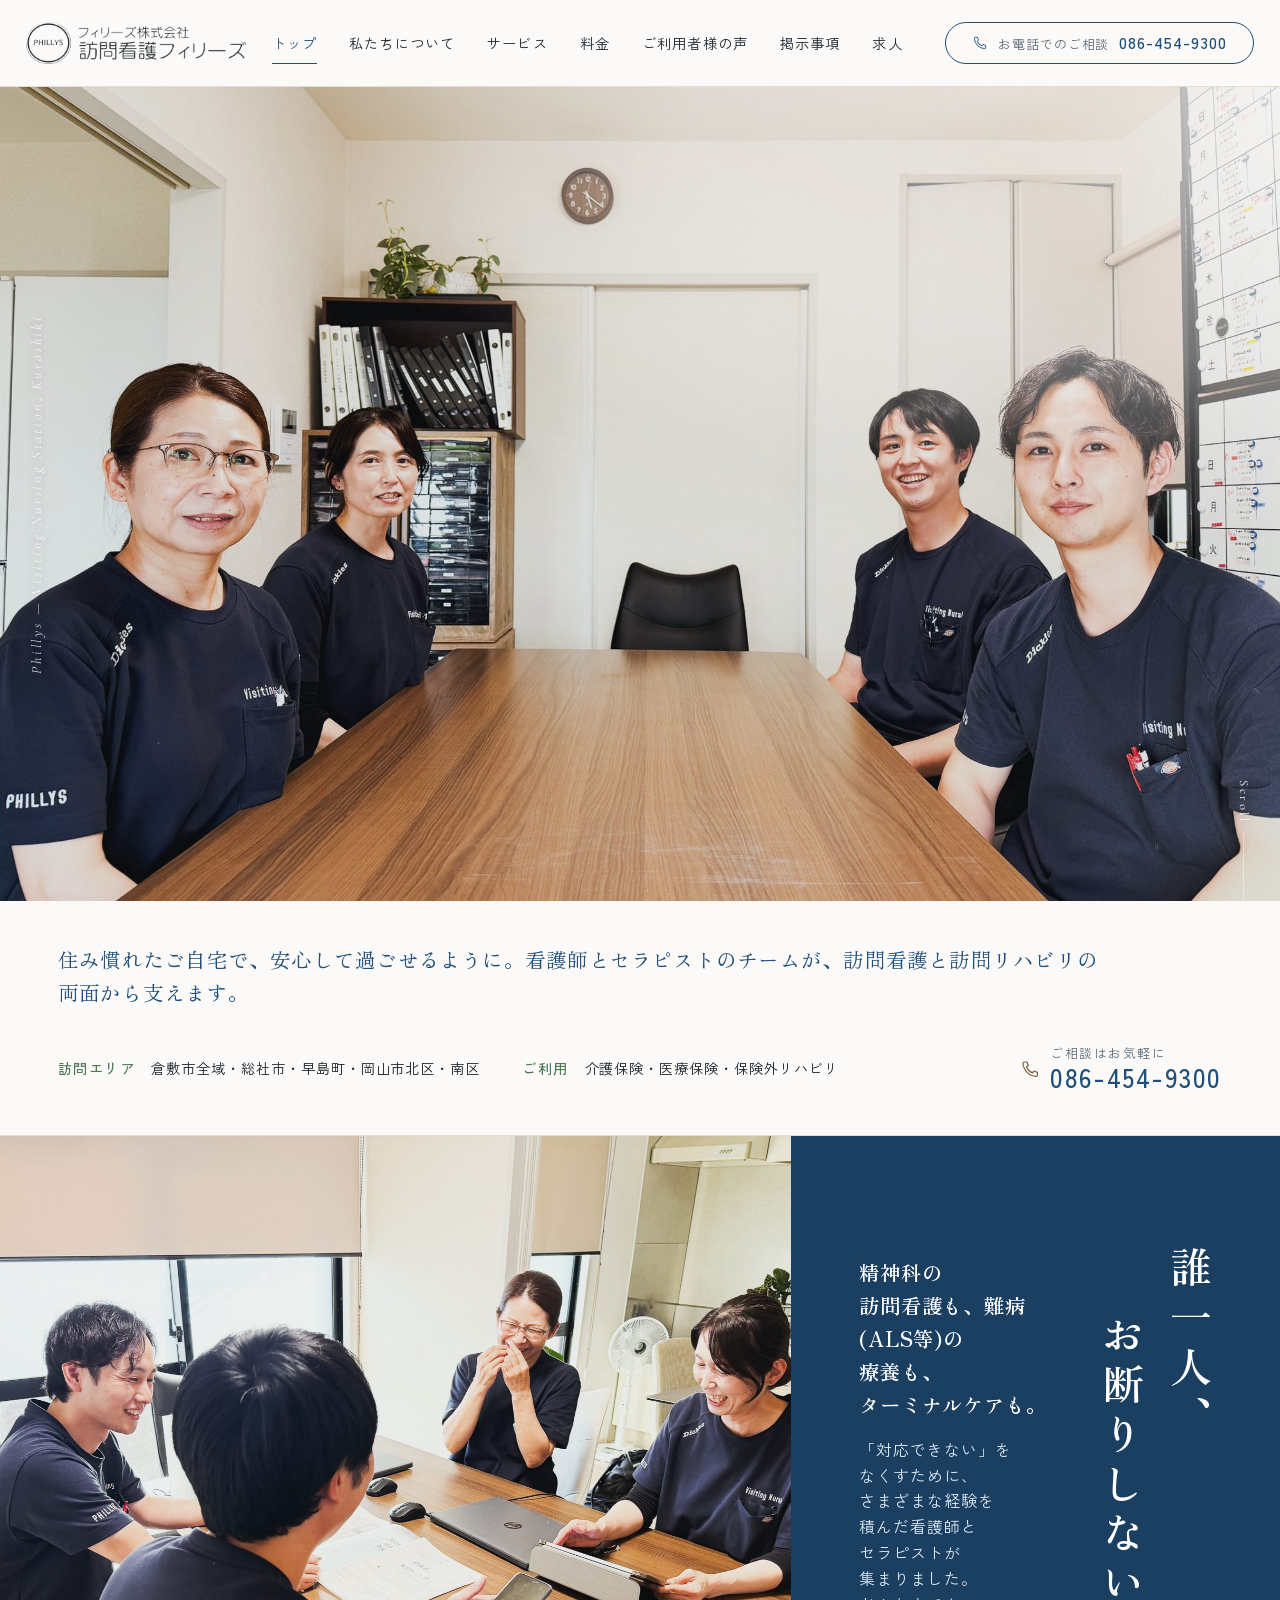
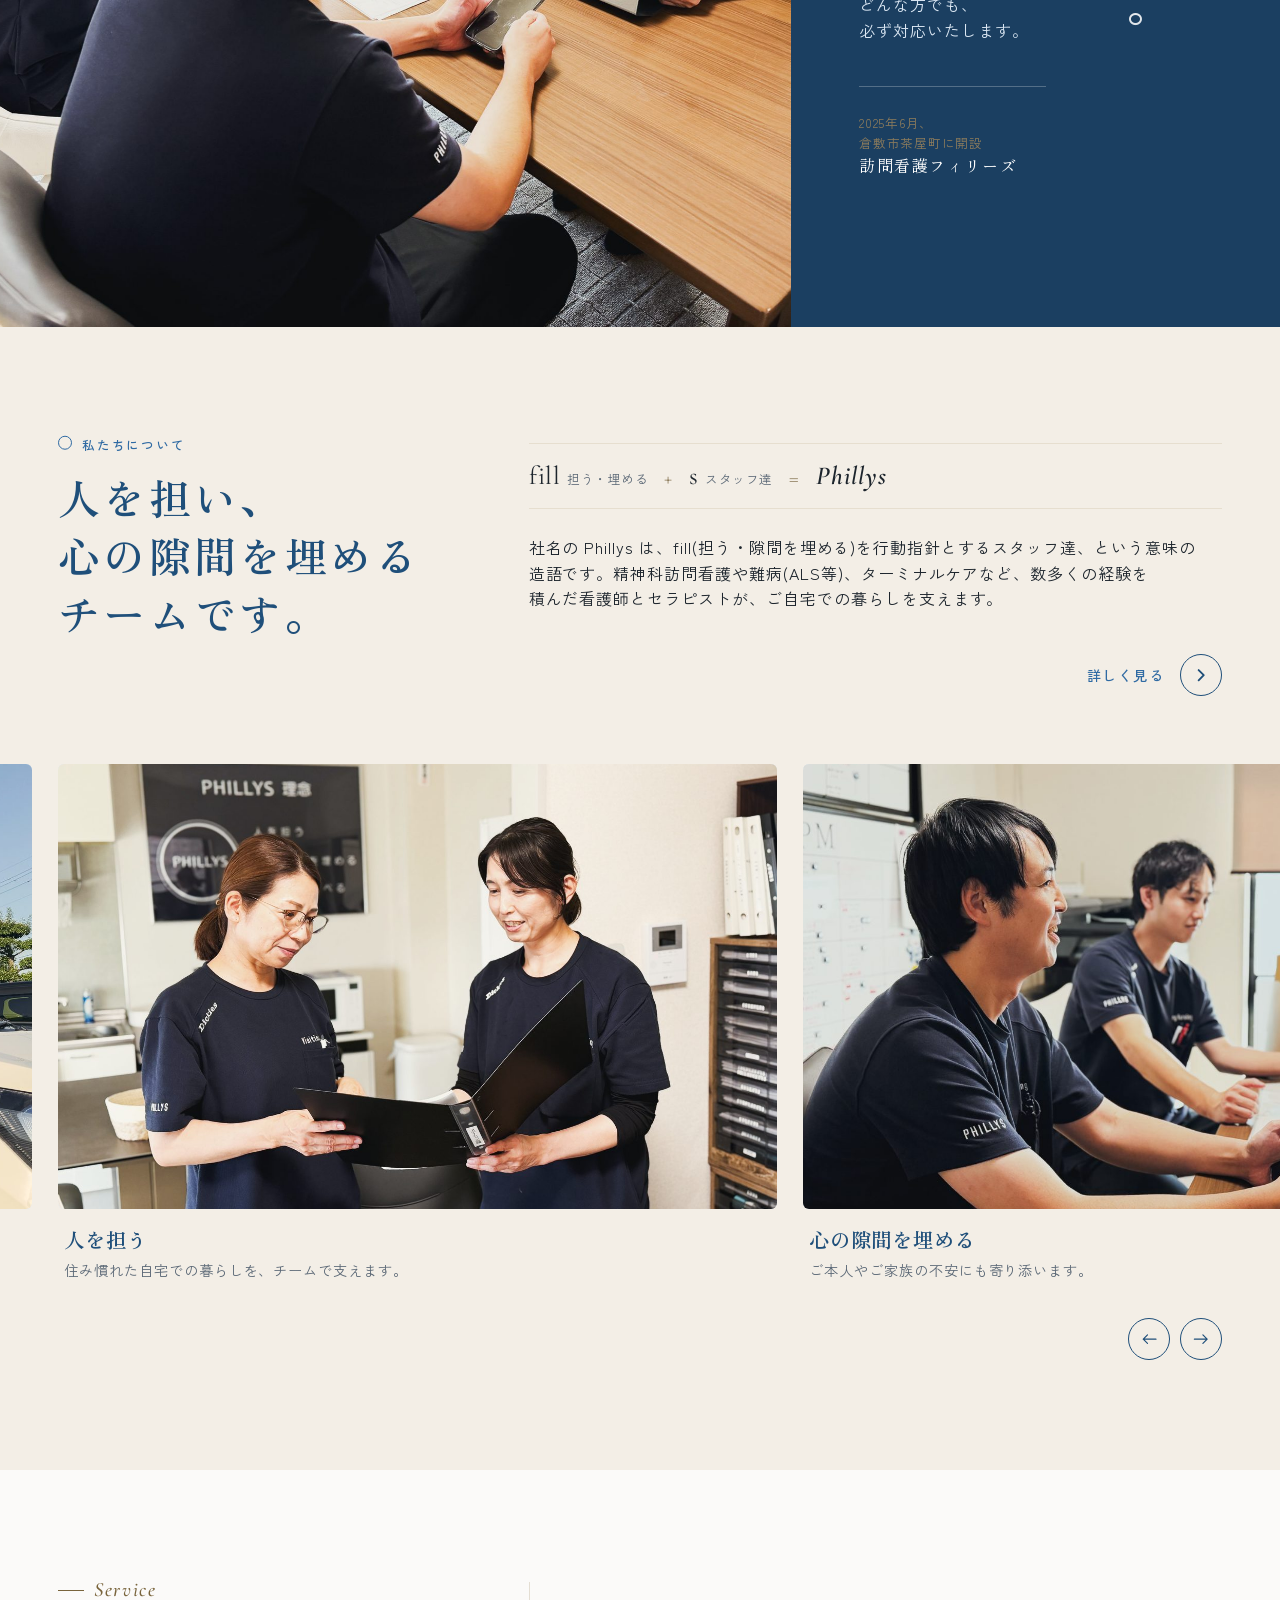
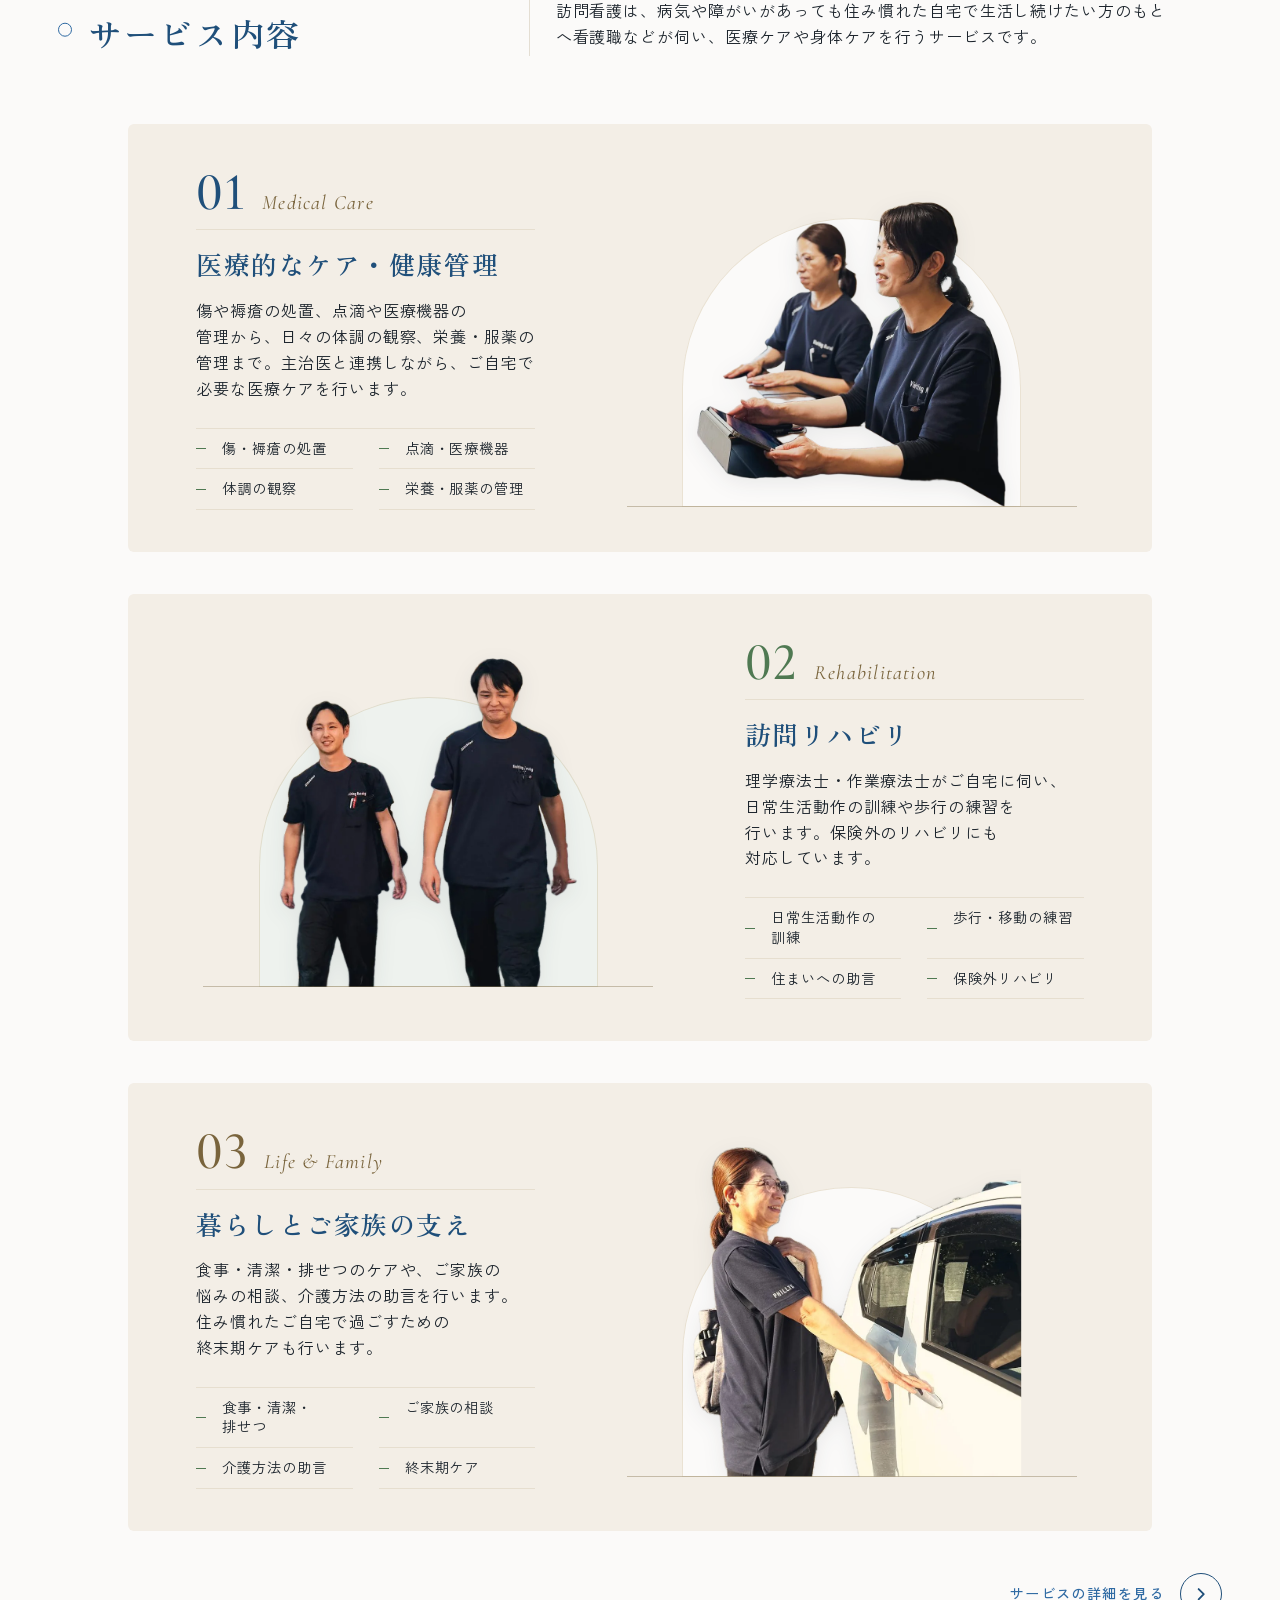
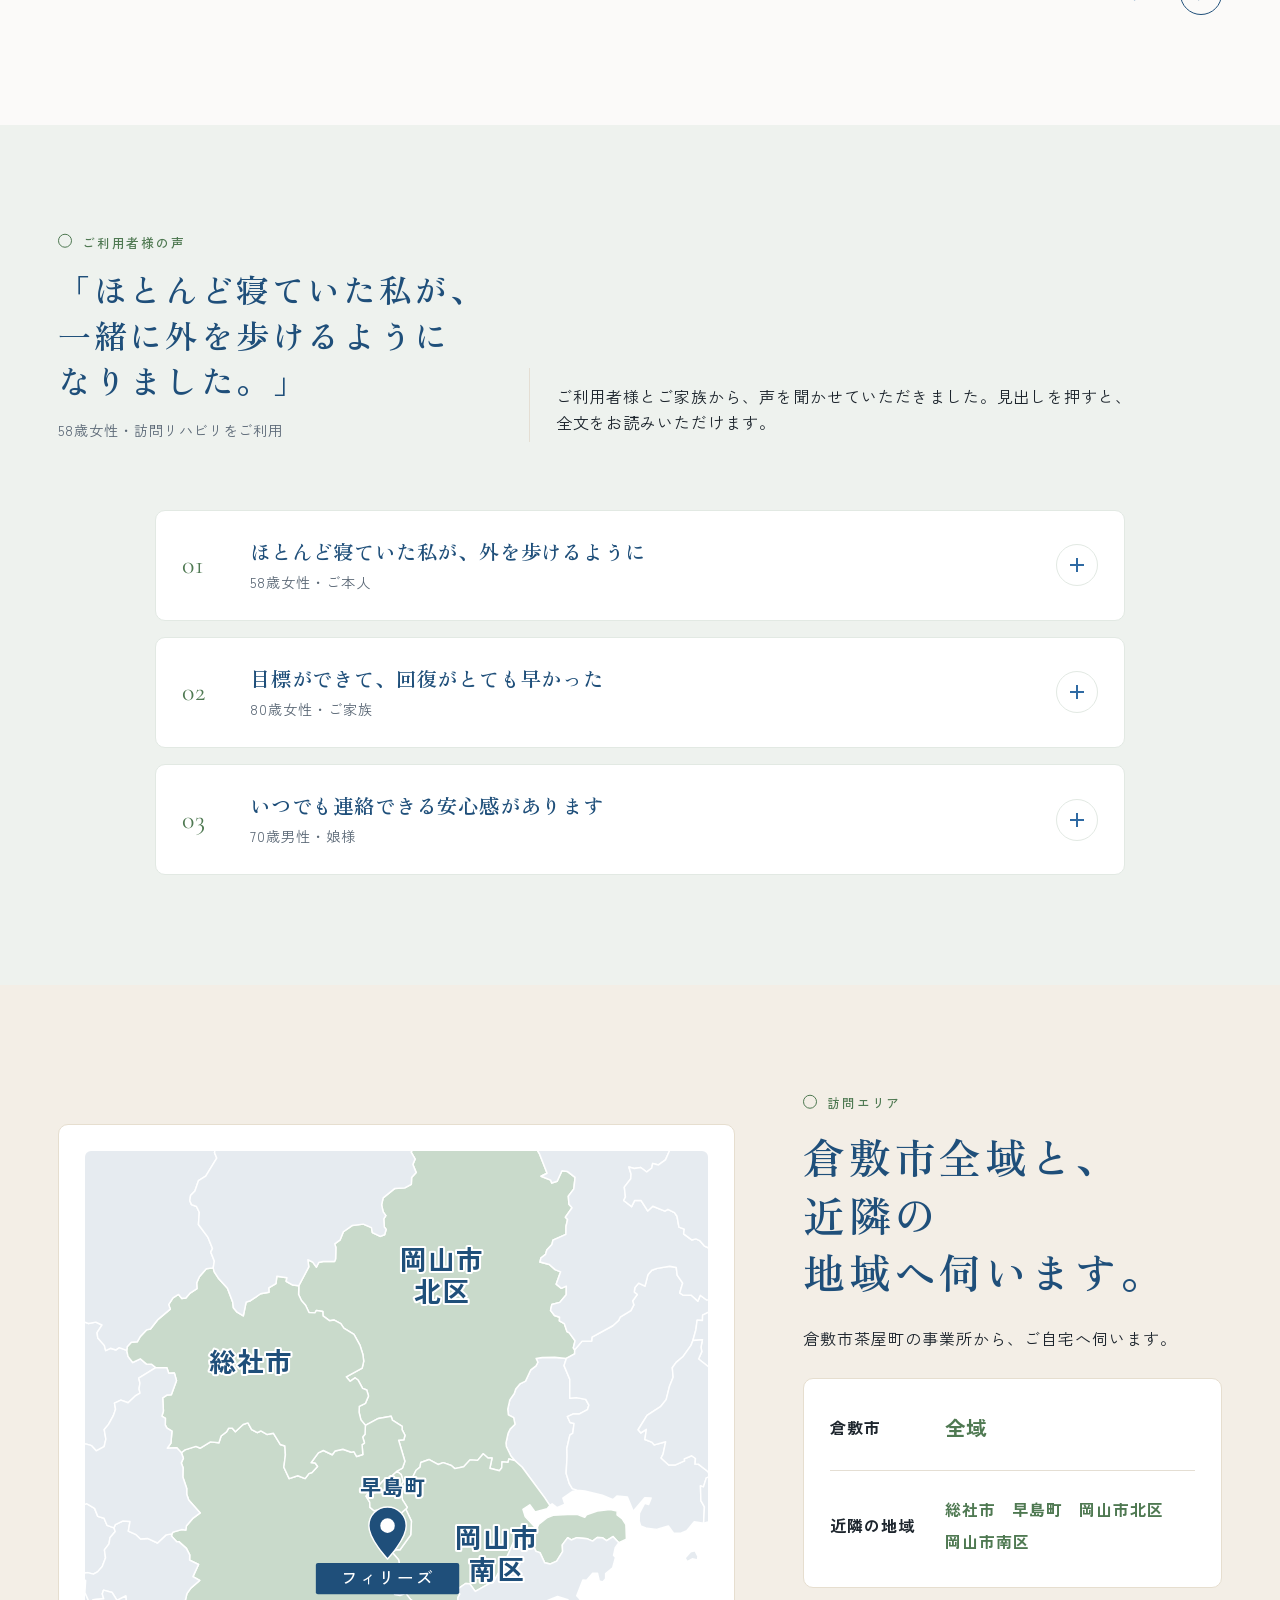
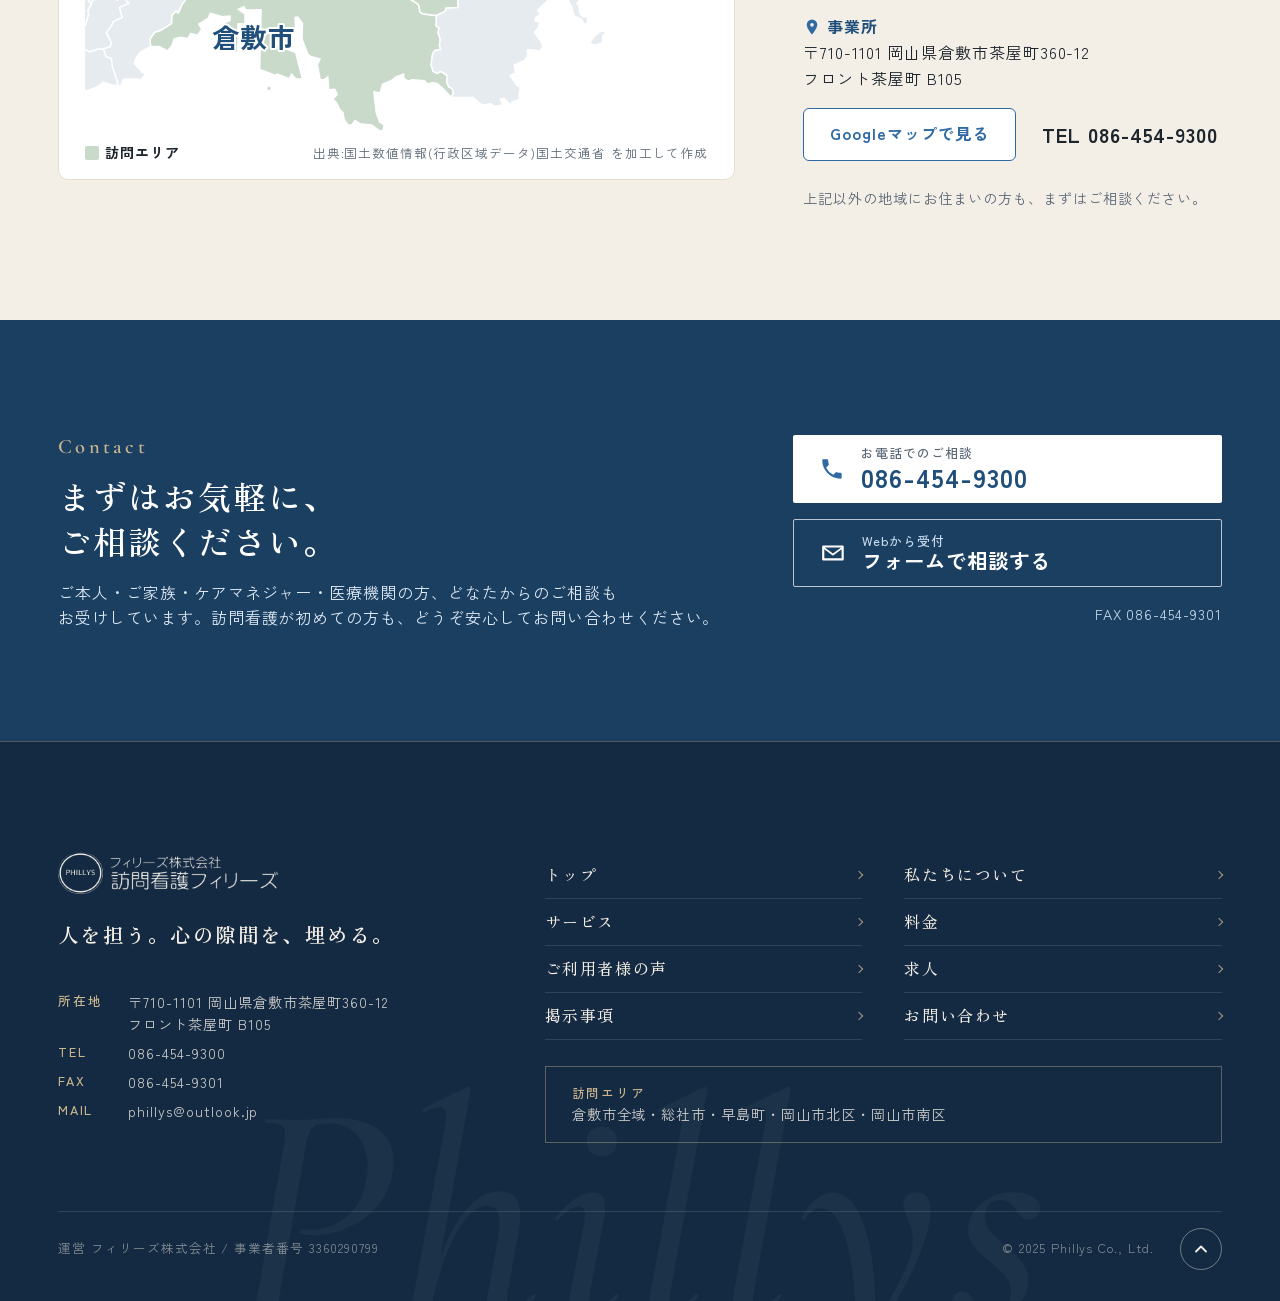
<file: index.html>
<!doctype html>
<html lang="ja"><head><meta charset="utf-8"><meta name="viewport" content="width=device-width,initial-scale=1">
<title>訪問看護フィリーズ | 倉敷市の訪問看護・訪問リハビリ</title><meta name="description" content="倉敷市茶屋町の訪問看護フィリーズ。精神科訪問看護、難病(ALS等)、ターミナルケアの経験豊富な看護師とセラピストが、ご自宅での療養を訪問看護と訪問リハビリの両面でサポートします。">
<meta property="og:title" content="訪問看護フィリーズ | 倉敷市の訪問看護・訪問リハビリ"><meta property="og:description" content="倉敷市茶屋町の訪問看護フィリーズ。精神科訪問看護、難病(ALS等)、ターミナルケアの経験豊富な看護師とセラピストが、ご自宅での療養を訪問看護と訪問リハビリの両面でサポートします。"><meta property="og:type" content="website">
<link rel="icon" href="img/logo-mark.png"><link rel="preconnect" href="https://fonts.googleapis.com"><link rel="preconnect" href="https://fonts.gstatic.com" crossorigin><link rel="stylesheet" href="https://fonts.googleapis.com/css2?family=Zen+Kaku+Gothic+New:wght@400;500;700&family=Zen+Old+Mincho:wght@500;600;700&family=Cormorant+Garamond:ital,wght@0,500;0,600;1,500&display=swap"><link rel="stylesheet" href="style.css?v=20261123n"><script>document.documentElement.classList.add("js-fill")</script><script>(function(){var d=document.documentElement,p=location.pathname.split("/").pop()||"index.html",top=p==="index.html",seen=false;try{seen=sessionStorage.getItem("ph-ld")==="1";sessionStorage.setItem("ph-ld","1")}catch(e){}var rm=window.matchMedia&&matchMedia("(prefers-reduced-motion: reduce)").matches;var rl=false;try{var n=performance.getEntriesByType("navigation")[0];rl=n?n.type==="reload":(performance.navigation&&performance.navigation.type===1)}catch(e){}if(!rm&&(top||!seen||rl))d.classList.add("ld-on");})();</script></head><body><div class="ld" aria-hidden="true"><div class="ld-in"><div class="ld-mark"><svg class="ld-ring" viewBox="0 0 120 120"><circle cx="60" cy="60" r="57"/></svg><img src="img/logo-mark.png" alt="" width="84" height="84"></div><p class="ld-name">Phillys</p><p class="ld-sub">訪問看護フィリーズ</p></div></div>
<header class="hd hd2"><div class="hd-in">
<input type="checkbox" id="mn" class="mn-t">
<a class="brand" href="index.html"><img src="img/logo.png" alt="フィリーズ株式会社 訪問看護フィリーズ" width="250" height="48"></a>
<nav class="gn" aria-label="メインメニュー"><a href="index.html" aria-current=page>トップ</a><a href="about.html">私たちについて</a><a href="service.html">サービス</a><a href="price.html">料金</a><a href="voice.html">ご利用者様の声</a><a href="notice.html">掲示事項</a><a href="recruit.html">求人</a><a class="gn-contact" href="contact.html">お問い合わせ</a><div class="gn-foot"><p class="gn-foot-l">Contact</p><a class="gn-tel" href="tel:0864549300"><svg viewBox="0 0 24 24" aria-hidden="true"><path d="M5 3.5h3.2l1.6 4.2-2.1 1.4a11.5 11.5 0 0 0 7.2 7.2l1.4-2.1 4.2 1.6V19a1.5 1.5 0 0 1-1.6 1.5A16.5 16.5 0 0 1 3.5 5.1 1.5 1.5 0 0 1 5 3.5z" fill="none" stroke="currentColor" stroke-width="1.4" stroke-linejoin="round"/></svg><span><small>お電話でのご相談</small>086-454-9300</span></a><p class="gn-addr">〒710-1101 岡山県倉敷市茶屋町360-12<br>フロント茶屋町 B105</p></div></nav>
<a class="hd-cta" href="tel:0864549300"><svg viewBox="0 0 24 24" aria-hidden="true"><path d="M5 3.5h3.2l1.6 4.2-2.1 1.4a11.5 11.5 0 0 0 7.2 7.2l1.4-2.1 4.2 1.6V19a1.5 1.5 0 0 1-1.6 1.5A16.5 16.5 0 0 1 3.5 5.1 1.5 1.5 0 0 1 5 3.5z" fill="none" stroke="currentColor" stroke-width="1.4" stroke-linejoin="round"/></svg><span><small>お電話でのご相談</small>086-454-9300</span></a>
<label for="mn" class="mn-b" aria-label="メニューを開く"><i></i><em>MENU</em></label>
</div></header>
<main>
<section class="kv" aria-label="訪問看護フィリーズ">
<div class="kv-ph"><picture><source media="(max-width:1000px)" srcset="img/hero.jpg?v=2"><img src="img/about-team.jpg?v=2" alt="フィリーズのスタッフ" fetchpriority="high"></picture></div>
<div class="kv-in">
<p class="kv-lbl">倉敷市茶屋町の訪問看護ステーション</p>
<h1 class="kv-h"><span class="ink">人を担う。</span><span class="ink">心の<em class="fill-word">隙間</em>を、埋める。</span></h1>

</div>
<p class="kv-side" aria-hidden="true">Phillys — Visiting Nursing Station, Kurashiki</p>
<a class="kv-scroll" href="#kv-info" aria-label="下へスクロール"><span>Scroll</span><i></i></a>
</section>
<section class="kv-info" id="kv-info"><div class="wrap kv-info-in">
<p class="kv-info-lead">住み慣れたご自宅で、安心して過ごせるように。看護師とセラピストのチームが、訪問看護と訪問リハビリの両面から支えます。</p>
<dl><div><dt>訪問エリア</dt><dd>倉敷市全域・総社市・早島町・岡山市北区・南区</dd></div>
<div><dt>ご利用</dt><dd>介護保険・医療保険・保険外リハビリ</dd></div></dl>
<a class="kv-tel" href="tel:0864549300"><svg viewBox="0 0 24 24" aria-hidden="true"><path d="M5 3.5h3.2l1.6 4.2-2.1 1.4a11.5 11.5 0 0 0 7.2 7.2l1.4-2.1 4.2 1.6V19a1.5 1.5 0 0 1-1.6 1.5A16.5 16.5 0 0 1 3.5 5.1 1.5 1.5 0 0 1 5 3.5z" fill="none" stroke="currentColor" stroke-width="1.4" stroke-linejoin="round"/></svg><span><small>ご相談はお気軽に</small>086-454-9300</span></a>
</div></section>
<section class="mf" aria-labelledby="mf-h">
<div class="mf-ph"><div class="photo mf-photo"><span><small>img/hero.jpg</small></span><picture><source media="(max-width:1000px)" srcset="img/about-team.jpg?v=2"><img src="img/hero.jpg?v=2" alt="フィリーズのスタッフ" loading="lazy" onerror="this.remove()"></picture></div></div>
<div class="mf-panel">
<h2 class="mf-h" id="mf-h"><span>誰一人、</span><span>お断りしない。</span></h2>
<div class="mf-body">
<p class="mf-lead"><span>精神科の訪問看護も、</span><span>難病(ALS等)の療養も、</span><span>ターミナルケアも。</span></p>
<p>「対応できない」をなくすために、さまざまな経験を積んだ看護師とセラピストが集まりました。どんな方でも、必ず対応いたします。</p>
<p class="mf-sign"><span>2025年6月、倉敷市茶屋町に開設</span>訪問看護フィリーズ</p>
</div>
</div>
</section>
<section class="ab3">
<div class="wrap ab3-top">
<div class="st"><p class="st-lbl">私たちについて</p><h2 class="st-h">人を担い、<br>心の隙間を埋める<br>チームです。</h2></div>
<div class="ab3-body">
<p class="ab3-name2" aria-label="fill に s を足して Phillys"><span>fill<small>担う・埋める</small></span><i>+</i><span>s<small>スタッフ達</small></span><i>=</i><span class="nm">Phillys</span></p>
<p>社名の Phillys は、fill(担う・隙間を埋める)を行動指針とするスタッフ達、という意味の造語です。精神科訪問看護や難病(ALS等)、ターミナルケアなど、数多くの経験を積んだ看護師とセラピストが、ご自宅での暮らしを支えます。</p>
<a class="ab3-more" href="about.html">詳しく見る<span aria-hidden="true"><svg viewBox="0 0 24 24"><path d="M9 6l6 6-6 6" fill="none" stroke="currentColor" stroke-width="2.2" stroke-linecap="round" stroke-linejoin="round"/></svg></span></a>
</div>
</div>
<ul class="ab3-gal">
<li><div class="photo ab3-ph"><span><small>img/philosophy.jpg</small></span><img src="img/philosophy.jpg?v=2" alt="PHILLYS 理念のパネルの前で書類を確認する看護師" loading="lazy" onerror="this.remove()"></div><p><b>人を担う</b>住み慣れた自宅での暮らしを、チームで支えます。</p></li>
<li><div class="photo ab3-ph"><span><small>img/act2.jpg</small></span><img src="img/act2.jpg?v=2" alt="打ち合わせをするスタッフ" loading="lazy" onerror="this.remove()"></div><p><b>心の隙間を埋める</b>ご本人やご家族の不安にも寄り添います。</p></li>
<li><div class="photo ab3-ph"><span><small>img/area.jpg</small></span><img src="img/area.jpg?v=2" alt="訪問車に乗り込む看護師" loading="lazy" onerror="this.remove()"></div><p><b>手を差し伸べる</b>どんな方でもお断りせず、必ず対応します。</p></li>
</ul>
</section>
<section class="sv3"><div class="wrap">
<div class="sv3-head"><div class="ab3-ttl"><p class="ab3-en">Service</p><h2>サービス内容</h2></div>
<p class="sv3-intro">訪問看護は、病気や障がいがあっても住み慣れた自宅で生活し続けたい方のもとへ看護職などが伺い、医療ケアや身体ケアを行うサービスです。</p></div>
<div class="sv4-list"><article class="sv4">
<div class="sv4-txt"><div class="sv5-head"><span class="sv5-no" aria-hidden="true">01</span><span class="sv5-en">Medical Care</span></div><h3>医療的なケア・健康管理</h3><p>傷や褥瘡の処置、点滴や医療機器の管理から、日々の体調の観察、栄養・服薬の管理まで。主治医と連携しながら、ご自宅で必要な医療ケアを行います。</p><ul class="sv5-pts"><li>傷・褥瘡の処置</li><li>点滴・医療機器</li><li>体調の観察</li><li>栄養・服薬の管理</li></ul></div>
<div class="photo sv4-ph cut"><span><small>img/cut-care.webp</small></span><img src="img/cut-care.webp?v=2" alt="タブレットを見ながら話す看護師" loading="lazy" onerror="this.remove()"></div>
</article><article class="sv4 rev">
<div class="sv4-txt"><div class="sv5-head"><span class="sv5-no" aria-hidden="true">02</span><span class="sv5-en">Rehabilitation</span></div><h3>訪問リハビリ</h3><p>理学療法士・作業療法士がご自宅に伺い、日常生活動作の訓練や歩行の練習を行います。保険外のリハビリにも対応しています。</p><ul class="sv5-pts"><li>日常生活動作の訓練</li><li>歩行・移動の練習</li><li>住まいへの助言</li><li>保険外リハビリ</li></ul></div>
<div class="photo sv4-ph cut"><span><small>img/cut-rehab.webp</small></span><img src="img/cut-rehab.webp?v=2" alt="外を歩くフィリーズのスタッフ" loading="lazy" onerror="this.remove()"></div>
</article><article class="sv4">
<div class="sv4-txt"><div class="sv5-head"><span class="sv5-no" aria-hidden="true">03</span><span class="sv5-en">Life & Family</span></div><h3>暮らしとご家族の支え</h3><p>食事・清潔・排せつのケアや、ご家族の悩みの相談、介護方法の助言を行います。住み慣れたご自宅で過ごすための終末期ケアも行います。</p><ul class="sv5-pts"><li>食事・清潔・排せつ</li><li>ご家族の相談</li><li>介護方法の助言</li><li>終末期ケア</li></ul></div>
<div class="photo sv4-ph cut"><span><small>img/cut-family.webp</small></span><img src="img/cut-family.webp?v=2" alt="訪問に出発する看護師" loading="lazy" onerror="this.remove()"></div>
</article></div>
<a class="ab3-more" href="service.html">サービスの詳細を見る<span aria-hidden="true"><svg viewBox="0 0 24 24"><path d="M9 6l6 6-6 6" fill="none" stroke="currentColor" stroke-width="2.2" stroke-linecap="round" stroke-linejoin="round"/></svg></span></a>
</div></section>
<section class="vc"><div class="wrap">
<div class="vc-head"><div class="st"><p class="st-lbl">ご利用者様の声</p><h2 class="st-h st-q">「ほとんど寝ていた私が、<br>一緒に外を歩けるように<br>なりました。」</h2><p class="st-cite">58歳女性・訪問リハビリをご利用</p></div>
<p class="sv3-intro">ご利用者様とご家族から、声を聞かせていただきました。見出しを押すと、全文をお読みいただけます。</p></div>
<div class="vc-list"><details class="vc-item">
<summary><span class="vc-no" aria-hidden="true">01</span><span class="vc-sum"><b>ほとんど寝ていた私が、外を歩けるように</b><span class="vc-who">58歳女性・ご本人</span></span><span class="vc-ic" aria-hidden="true"></span></summary>
<div class="vc-body"><p>家でリハビリをしたくて、紹介をしてもらいました。リハビリ士さんが、きてくれるようになってからほとんど寝ていた私が、一緒に外を歩けるようになりました。今は近くのスーパーに歩いていくことが目標です。</p></div>
</details><details class="vc-item">
<summary><span class="vc-no" aria-hidden="true">02</span><span class="vc-sum"><b>目標ができて、回復がとても早かった</b><span class="vc-who">80歳女性・ご家族</span></span><span class="vc-ic" aria-hidden="true"></span></summary>
<div class="vc-body"><p>母が人工肛門になり、やる気を失っている時に、母が今一番やりたいことを聞いてくださったおかげで目標を持つことができ、そこからの回復がとても早かったです。</p></div>
</details><details class="vc-item">
<summary><span class="vc-no" aria-hidden="true">03</span><span class="vc-sum"><b>いつでも連絡できる安心感があります</b><span class="vc-who">70歳男性・娘様</span></span><span class="vc-ic" aria-hidden="true"></span></summary>
<div class="vc-body"><p>いつもお世話になっています。おかげで現在体調も良く過ごさせてもらっています。何かあった時にいつでも(24時間)連絡すると対応していただけると思うと、とても安心です。これからもよろしくお願いします。先日足湯をして爪を整えていただき、本人もとても気持ちよさそうで本当にありがとうございました。</p></div>
</details></div>
</div></section>
<section class="ar3"><div class="wrap ar3-in">
<div class="ar3-vis"><figure class="am-fig"><svg class="am" viewBox="0 0 600 560" role="img" aria-label="訪問エリアの地図。倉敷市全域、総社市、早島町、岡山市北区、岡山市南区を色付きで示しています。事業所は倉敷市茶屋町です。"><path class="am-off" d="M413.7,297.9L420.8,304.4L442.4,333.6L447.5,341.3L449.6,339.5L454.3,343.2L461.9,340.0L459.9,334.1L469.3,327.7L473.6,326.4L469.1,325.0L466.3,320.5L463.1,310.3L464.0,293.8L463.8,286.2L466.7,273.5L469.5,271.6L470.7,262.3L466.9,261.3L464.3,255.6L470.1,253.1L475.5,253.2L483.6,249.0L485.0,244.6L482.0,239.1L472.9,237.4L466.6,238.0L466.6,219.7L461.1,206.6L463.3,199.7L452.1,198.6L440.1,198.7L434.2,199.6L435.9,203.3L434.1,206.8L429.1,210.6L424.0,221.5L418.6,224.2L414.6,229.0L413.2,233.4L408.9,239.5L406.9,248.6L407.5,254.0L412.6,256.6L413.9,263.1L409.2,267.7L407.2,271.8L405.2,281.0L405.6,284.7L409.9,293.5L413.7,297.9Z"><title>岡山市中区</title></path><path class="am-on" d="M463.3,199.7L471.3,195.3L471.3,191.4L470.0,189.5L471.7,182.6L466.2,175.0L463.9,173.8L461.3,166.1L456.6,163.5L456.8,160.0L451.9,158.3L448.1,153.4L449.3,147.8L457.0,145.7L463.2,138.3L463.3,130.1L458.5,132.2L453.5,128.2L457.8,116.3L452.5,114.2L446.9,109.2L437.9,106.9L438.8,103.0L443.3,99.5L444.5,95.3L449.4,90.1L450.4,85.8L462.9,80.2L463.0,72.4L464.5,65.9L462.4,63.7L468.8,54.6L465.8,51.2L465.2,43.6L470.5,36.5L471.7,25.4L464.5,19.8L459.1,19.0L454.5,29.1L449.2,30.8L448.2,28.0L439.0,24.3L444.8,21.4L437.3,2.5L434.5,-2.2L431.2,-3.5L422.4,-1.0L412.5,-1.2L409.8,-4.0L402.4,-5.9L407.7,-10.3L413.6,-17.7L405.3,-22.7L400.9,-29.8L394.9,-31.7L396.6,-39.2L390.7,-42.3L386.8,-42.3L383.0,-46.7L378.9,-44.9L376.0,-40.1L371.4,-47.7L367.2,-50.4L367.3,-55.4L371.5,-55.0L377.4,-58.4L379.9,-61.4L373.9,-66.9L376.9,-70.6L382.3,-72.0L383.4,-79.8L379.9,-86.8L383.9,-94.0L385.4,-98.6L379.0,-100.7L374.7,-92.9L369.2,-95.3L360.8,-94.2L360.1,-97.2L355.4,-99.7L352.8,-95.1L347.0,-88.9L335.5,-85.4L332.2,-93.8L328.7,-92.8L325.1,-95.0L321.4,-93.2L323.9,-87.6L321.2,-81.9L323.4,-78.2L322.8,-72.0L318.1,-66.4L321.3,-58.5L330.1,-54.0L334.4,-47.1L339.1,-44.9L346.3,-47.1L350.7,-42.1L343.8,-38.4L337.7,-38.3L336.6,-33.7L331.4,-30.6L327.9,-32.1L322.6,-26.0L318.9,-17.4L321.2,-12.1L313.9,1.0L317.8,7.7L315.6,12.9L318.8,20.8L314.4,25.5L314.1,32.2L307.8,35.5L298.3,36.0L287.0,45.1L285.5,51.8L287.0,58.6L289.6,62.2L287.6,65.3L288.1,73.1L289.9,75.4L288.4,80.6L284.2,82.2L276.6,78.5L275.7,73.7L267.9,70.4L257.1,71.8L248.7,77.7L245.6,85.5L240.4,89.4L241.5,92.8L241.2,104.0L240.2,106.4L229.2,106.3L225.0,107.3L222.7,111.8L219.2,107.0L214.5,104.7L215.4,111.5L205.8,129.7L205.6,138.1L208.3,143.9L212.3,148.5L215.6,155.4L221.3,155.8L222.8,153.5L228.9,154.5L229.1,158.7L235.3,163.3L239.9,162.7L246.2,166.1L249.1,170.4L258.9,176.5L264.6,186.8L267.4,195.6L268.3,202.3L266.8,208.9L251.5,217.4L255.1,221.7L259.9,218.3L263.0,220.7L267.2,228.5L271.2,230.0L272.9,235.9L269.9,242.9L264.0,245.8L263.8,251.5L265.6,258.8L269.9,264.0L282.4,257.4L294.7,255.4L295.9,259.1L305.3,265.0L305.2,268.2L308.0,273.6L306.9,277.9L301.9,278.4L307.9,298.6L305.6,305.2L300.3,308.2L304.4,311.5L306.3,318.3L314.1,316.5L318.7,307.3L322.5,304.3L323.2,299.8L331.3,297.0L339.8,301.7L344.8,300.0L352.6,302.7L356.0,305.7L364.5,303.9L370.6,297.3L377.9,297.8L383.3,291.4L387.9,295.5L391.8,295.5L389.7,305.4L399.0,307.7L401.1,304.9L401.4,299.1L407.2,299.7L407.9,296.5L413.7,297.9L409.9,293.5L405.6,284.7L405.2,281.0L407.2,271.8L409.2,267.7L413.9,263.1L412.6,256.6L407.5,254.0L406.9,248.6L408.9,239.5L413.2,233.4L414.6,229.0L418.6,224.2L424.0,221.5L429.1,210.6L434.1,206.8L435.9,203.3L434.2,199.6L440.1,198.7L452.1,198.6L463.3,199.7Z"><title>岡山市北区</title></path><path class="am-off" d="M587.1,384.7L582.9,385.7L577.6,391.8L579.7,395.2L584.5,392.5L589.5,393.6L590.0,390.2L587.1,384.7ZM473.6,326.4L481.0,327.2L497.9,331.2L508.3,335.5L512.0,332.0L522.1,333.0L527.7,346.7L538.8,333.7L545.0,334.0L542.5,340.2L538.6,339.2L533.7,348.7L533.4,356.0L534.9,360.9L540.9,363.2L550.2,364.2L561.5,360.9L566.4,367.7L573.6,367.9L579.2,365.5L586.4,356.9L595.4,358.3L596.2,342.6L592.8,336.5L592.4,322.3L595.3,323.3L598.0,314.6L601.5,313.5L599.8,308.7L590.3,301.4L587.2,301.4L587.6,296.0L584.0,293.3L576.8,296.3L577.0,298.3L568.4,302.2L561.8,302.3L554.5,295.5L556.4,291.7L558.9,279.9L548.0,282.9L545.4,280.2L538.9,277.7L540.3,267.9L535.1,271.4L532.4,268.3L541.0,254.4L553.9,246.1L559.4,239.3L562.7,226.1L566.1,217.7L565.3,208.6L569.0,203.5L575.4,198.1L583.3,187.1L585.1,182.4L588.0,172.0L589.2,162.8L594.3,163.1L594.5,157.9L599.7,155.4L603.4,155.8L606.4,152.3L606.3,149.0L603.0,148.7L602.9,143.5L598.0,143.2L592.2,138.9L589.9,144.5L583.6,138.8L575.4,138.6L572.4,136.6L575.3,127.1L570.0,119.5L569.1,112.1L562.8,110.9L550.7,113.0L545.6,114.8L541.8,119.2L539.0,130.1L532.9,127.2L529.2,131.7L528.7,135.8L531.6,138.1L527.1,144.4L528.3,148.1L525.4,153.7L515.1,160.0L513.6,163.2L508.0,168.2L488.0,179.1L487.6,183.0L478.5,183.0L471.3,191.4L471.3,195.3L463.3,199.7L461.1,206.6L466.6,219.7L466.6,238.0L472.9,237.4L482.0,239.1L485.0,244.6L483.6,249.0L475.5,253.2L470.1,253.1L464.3,255.6L466.9,261.3L470.7,262.3L469.5,271.6L466.7,273.5L463.8,286.2L464.0,293.8L463.1,310.3L466.3,320.5L469.1,325.0L473.6,326.4Z"><title>岡山市東区</title></path><path class="am-on" d="M413.7,297.9L407.9,296.5L407.2,299.7L401.4,299.1L401.1,304.9L399.0,307.7L389.7,305.4L391.8,295.5L387.9,295.5L383.3,291.4L377.9,297.8L370.6,297.3L364.5,303.9L356.0,305.7L352.6,302.7L344.8,300.0L339.8,301.7L331.3,297.0L323.2,299.8L322.5,304.3L318.7,307.3L314.1,316.5L306.3,318.3L304.5,321.2L306.1,325.1L304.6,328.9L305.5,335.5L310.2,343.1L308.7,344.6L314.2,356.3L313.5,369.5L303.2,383.8L299.2,383.7L295.9,386.4L301.8,393.4L303.3,401.1L297.3,404.9L288.8,406.4L290.3,411.2L293.8,415.7L294.1,419.5L298.2,427.0L303.2,427.8L308.8,425.8L313.5,431.8L320.9,436.6L322.4,443.9L325.1,445.6L338.2,447.3L346.8,442.9L347.4,440.2L359.2,439.4L358.9,429.9L360.7,426.5L357.3,422.7L366.3,416.3L370.3,416.5L375.6,423.9L393.9,413.7L406.0,391.0L413.9,373.6L427.0,381.3L432.1,381.3L434.1,385.4L437.9,386.6L442.5,396.4L447.6,397.6L454.0,394.8L459.7,385.6L459.4,379.1L464.6,372.2L468.0,374.4L473.4,372.2L483.6,373.3L488.6,375.5L493.0,372.0L497.9,372.2L502.1,375.1L508.2,371.1L513.8,377.0L521.1,373.6L520.6,359.6L516.9,353.9L512.1,350.2L512.2,346.5L505.3,345.0L493.1,346.5L482.7,350.1L481.0,352.5L474.2,350.0L464.4,349.8L450.6,350.7L444.5,353.1L436.6,359.4L434.8,363.9L423.6,351.7L421.5,344.9L428.1,340.5L433.2,347.5L444.8,344.3L447.5,341.3L442.4,333.6L420.8,304.4L413.7,297.9Z"><title>岡山市南区</title></path><path class="am-on" d="M307.1,565.8L303.8,568.0L297.2,569.2L301.0,575.8L307.1,565.8ZM227.9,558.4L226.8,563.9L230.9,573.0L237.2,574.3L241.9,570.5L242.4,564.5L236.0,565.4L231.3,563.4L227.9,558.4ZM179.9,516.3L175.9,514.0L174.4,519.3L178.9,519.1L179.9,516.3ZM147.6,465.5L137.4,465.6L131.6,468.3L131.5,482.7L146.7,483.0L147.6,465.5ZM269.9,264.0L269.5,272.6L267.3,275.3L269.0,281.1L266.7,282.6L267.4,292.1L261.5,294.1L258.8,289.4L256.3,290.0L248.2,287.1L240.7,288.8L238.0,292.4L229.4,288.3L224.6,290.5L217.6,300.1L221.5,300.6L223.8,303.7L218.5,309.4L215.5,310.5L211.9,315.3L204.8,312.6L196.5,315.4L191.4,304.4L192.9,292.6L192.4,284.0L187.9,282.5L181.4,271.7L175.1,272.8L169.2,269.5L165.9,271.1L160.4,268.1L156.8,261.7L152.2,263.3L144.7,270.2L141.8,266.8L138.2,266.9L136.2,270.3L131.0,274.3L128.9,280.8L120.8,280.0L111.0,286.1L106.8,284.3L96.2,287.7L92.8,290.4L94.7,295.7L92.7,300.2L94.4,304.9L94.2,313.7L97.9,324.8L97.9,330.3L99.8,336.0L110.9,348.4L104.1,353.3L97.7,360.7L97.0,364.9L93.0,364.4L84.8,366.8L83.6,368.5L83.3,370.7L88.3,376.2L90.3,376.0L97.6,382.5L100.8,388.8L100.7,393.8L109.3,398.0L103.9,409.7L110.4,413.4L101.9,420.7L98.1,426.0L96.8,431.9L93.4,436.3L89.9,444.7L87.5,442.7L83.5,447.0L83.3,454.6L73.7,461.0L67.1,463.2L62.6,469.6L63.1,477.1L71.3,476.8L79.5,481.2L83.8,475.9L85.7,469.6L92.1,468.1L99.1,469.2L101.6,464.5L108.6,466.1L112.3,460.1L109.5,455.5L119.0,449.3L120.5,445.0L132.3,448.3L139.7,447.5L139.6,452.0L132.9,454.7L132.7,461.6L147.2,461.9L147.1,455.0L153.9,455.2L154.1,445.9L147.5,440.9L153.1,438.5L154.3,441.9L169.5,441.6L168.1,499.1L184.2,505.1L184.8,503.3L196.6,507.8L198.8,503.4L203.1,508.1L209.3,508.3L202.8,482.9L183.8,475.5L186.6,469.8L194.9,472.7L200.6,472.7L200.7,462.3L202.7,459.9L202.2,449.0L204.8,448.5L209.4,455.0L208.8,469.4L214.5,484.3L217.4,486.5L226.3,488.9L223.7,494.2L226.3,508.8L229.8,509.0L233.7,506.1L234.6,518.6L240.4,518.1L242.8,523.0L238.5,527.8L242.2,531.1L244.8,537.0L248.3,540.4L249.4,547.1L253.1,552.3L256.5,552.6L259.9,548.1L265.1,551.4L276.1,552.5L283.6,558.2L287.1,557.7L287.8,552.2L283.7,549.8L280.3,540.4L278.0,520.4L284.0,521.7L286.5,513.1L294.9,509.7L299.7,505.9L306.8,503.3L306.7,507.2L310.9,510.4L314.4,509.0L326.8,509.8L329.8,513.2L334.3,511.6L338.9,512.6L344.7,517.5L352.5,525.8L354.6,522.0L353.4,517.5L350.3,516.1L348.4,511.7L348.6,504.9L342.9,500.8L338.8,502.7L335.2,501.0L333.1,494.7L334.5,484.4L336.6,480.7L342.3,479.7L341.1,475.8L342.0,470.3L339.7,463.3L340.8,459.3L338.1,457.3L338.2,447.3L325.1,445.6L322.4,443.9L320.9,436.6L313.5,431.8L308.8,425.8L303.2,427.8L298.2,427.0L294.1,419.5L293.8,415.7L290.3,411.2L288.8,406.4L297.3,404.9L303.3,401.1L301.8,393.4L295.9,386.4L299.2,383.7L303.2,383.8L313.5,369.5L314.2,356.3L308.7,344.6L298.0,354.3L294.3,355.6L294.1,348.4L284.3,345.0L278.2,346.3L274.3,343.0L274.0,337.9L270.5,332.2L272.9,329.1L278.3,329.3L283.2,327.3L282.4,322.5L287.6,316.7L295.6,312.5L300.3,308.2L305.6,305.2L307.9,298.6L301.9,278.4L306.9,277.9L308.0,273.6L305.2,268.2L305.3,265.0L295.9,259.1L294.7,255.4L282.4,257.4L269.9,264.0Z"><title>倉敷市</title></path><path class="am-off" d="M509.5,-554.2L504.6,-542.6L497.5,-534.4L496.2,-526.9L499.6,-524.4L500.9,-514.1L495.7,-505.0L488.6,-501.7L483.3,-492.5L478.3,-490.8L479.4,-482.2L484.0,-477.4L482.3,-472.0L485.0,-467.1L491.0,-459.5L486.2,-457.1L484.3,-454.0L479.5,-451.9L474.7,-443.1L476.3,-439.2L474.7,-433.3L476.1,-421.9L478.2,-418.0L476.0,-413.7L475.4,-401.9L473.7,-399.8L473.9,-392.4L465.8,-384.2L464.8,-376.4L461.4,-370.5L455.4,-367.9L451.0,-357.2L452.0,-347.5L445.4,-340.2L445.9,-329.8L444.7,-322.8L441.7,-320.0L439.1,-312.7L441.5,-306.8L439.7,-301.4L434.5,-299.5L431.6,-296.2L432.2,-290.8L430.1,-286.6L426.2,-286.2L424.2,-277.1L418.6,-273.6L420.3,-269.5L418.3,-264.9L419.3,-255.8L415.0,-253.0L412.5,-245.7L405.9,-246.3L395.9,-245.8L386.7,-251.2L378.1,-260.6L370.7,-264.0L369.0,-267.1L362.3,-268.6L352.7,-268.2L351.1,-272.1L345.7,-274.3L346.8,-280.4L344.3,-283.2L339.7,-295.0L330.9,-299.3L326.7,-299.3L323.0,-296.7L316.3,-294.6L311.5,-291.5L306.9,-291.1L302.1,-277.8L306.0,-276.3L305.7,-270.2L298.8,-264.1L298.6,-261.2L294.2,-255.6L292.0,-250.0L294.1,-240.2L293.7,-232.3L291.5,-230.3L292.3,-225.0L295.9,-222.2L299.1,-221.7L305.5,-225.8L313.4,-213.6L315.3,-216.0L320.9,-215.2L324.9,-216.9L332.7,-215.7L336.5,-218.9L346.6,-219.2L345.6,-212.3L349.6,-212.0L349.2,-199.4L351.3,-193.8L350.4,-189.3L351.9,-182.9L346.6,-180.3L344.0,-174.8L349.0,-164.1L350.0,-155.1L357.8,-157.2L363.4,-151.9L365.4,-146.5L368.8,-145.1L373.2,-150.3L383.1,-158.2L383.9,-163.7L393.5,-170.7L394.4,-177.6L399.2,-178.7L405.1,-183.7L403.6,-187.5L409.7,-194.5L410.4,-200.8L413.0,-203.3L412.1,-211.0L406.0,-214.3L410.3,-218.3L415.6,-218.1L417.9,-220.6L425.3,-221.3L423.9,-231.1L428.5,-230.7L432.8,-222.6L430.8,-216.3L430.4,-210.5L425.6,-202.4L425.8,-195.3L423.4,-188.5L427.2,-176.9L433.9,-177.1L436.9,-175.2L438.9,-180.5L447.5,-180.0L449.2,-185.2L453.9,-191.0L465.9,-199.3L471.8,-195.1L475.4,-195.1L482.9,-185.3L488.7,-184.7L494.2,-178.4L495.8,-173.4L504.0,-172.9L511.2,-168.1L520.3,-168.4L512.4,-182.3L513.6,-185.6L521.6,-192.4L521.2,-195.0L526.4,-198.8L538.5,-196.8L541.7,-192.0L546.1,-194.1L552.2,-194.3L558.2,-197.6L566.3,-190.1L564.1,-198.6L563.8,-210.8L566.2,-216.3L566.3,-226.5L564.7,-230.3L569.3,-233.7L574.1,-234.7L580.7,-229.7L585.1,-229.8L586.8,-236.0L585.6,-240.7L588.3,-242.9L588.2,-251.0L583.8,-254.6L587.0,-271.9L592.1,-272.0L601.6,-280.0L602.4,-283.5L609.0,-289.0L610.8,-293.8L615.5,-296.7L616.0,-304.4L618.2,-308.2L618.1,-314.9L621.8,-322.1L623.3,-331.0L626.6,-338.2L628.1,-345.2L627.7,-365.0L625.7,-372.4L630.4,-372.6L635.4,-378.3L638.4,-378.0L650.9,-381.2L653.4,-384.1L654.8,-394.8L650.7,-404.7L646.4,-409.6L639.2,-413.2L638.3,-420.2L639.6,-427.1L644.5,-434.2L647.8,-440.9L648.8,-446.6L647.9,-452.4L649.9,-455.6L647.0,-461.4L643.7,-464.0L635.5,-462.3L629.2,-459.8L623.2,-466.4L621.9,-469.9L630.2,-474.5L627.5,-482.9L635.6,-493.8L635.1,-496.3L626.9,-501.4L622.1,-508.5L622.6,-512.4L625.9,-515.4L623.8,-520.6L620.1,-524.8L615.7,-522.2L606.0,-523.2L597.2,-529.4L597.5,-532.6L585.6,-542.7L580.5,-551.5L580.3,-554.5L573.7,-553.9L568.3,-556.6L567.2,-552.2L563.5,-550.1L557.4,-550.8L552.0,-546.3L543.1,-551.1L535.2,-545.0L528.4,-545.3L524.2,-550.8L517.5,-553.1L513.5,-552.3L509.5,-554.2Z"><title>津山市</title></path><path class="am-off" d="M501.0,464.4L501.6,463.1L497.0,462.0L490.3,466.9L485.9,473.4L490.5,475.8L497.9,473.2L498.3,466.6L501.0,464.4ZM338.2,447.3L338.1,457.3L340.8,459.3L339.7,463.3L342.0,470.3L341.1,475.8L342.3,479.7L336.6,480.7L334.5,484.4L333.1,494.7L335.2,501.0L338.8,502.7L342.9,500.8L348.6,504.9L348.4,511.7L350.3,516.1L353.4,517.5L354.6,522.0L352.5,525.8L370.0,526.3L372.8,525.7L380.5,531.9L383.9,533.3L390.3,531.9L393.9,534.5L402.2,533.4L399.7,527.7L403.1,526.7L409.7,533.4L411.7,529.8L418.5,527.9L417.6,523.5L419.0,516.4L415.9,514.5L409.2,505.0L414.4,502.2L413.1,494.9L423.2,490.2L425.9,486.4L425.8,480.1L437.8,481.0L441.1,477.0L438.2,471.1L432.4,463.3L436.3,459.0L437.8,453.7L432.9,452.2L434.0,448.8L438.6,446.5L435.6,442.0L445.3,432.6L454.8,428.8L464.8,431.9L468.5,438.8L470.8,447.4L477.3,450.2L481.1,456.2L483.4,454.5L484.0,448.1L479.6,448.8L475.8,444.1L475.9,439.3L473.5,435.2L476.7,431.7L473.3,428.0L479.2,413.0L482.8,413.2L488.7,406.3L493.3,406.4L495.0,413.9L498.3,414.8L501.1,411.8L501.1,406.7L507.9,401.1L510.6,391.2L508.7,389.2L510.4,381.8L513.8,377.0L508.2,371.1L502.1,375.1L497.9,372.2L493.0,372.0L488.6,375.5L483.6,373.3L473.4,372.2L468.0,374.4L464.6,372.2L459.4,379.1L459.7,385.6L454.0,394.8L447.6,397.6L442.5,396.4L437.9,386.6L434.1,385.4L432.1,381.3L427.0,381.3L413.9,373.6L406.0,391.0L393.9,413.7L375.6,423.9L370.3,416.5L366.3,416.3L357.3,422.7L360.7,426.5L358.9,429.9L359.2,439.4L347.4,440.2L346.8,442.9L338.2,447.3Z"><title>玉野市</title></path><path class="am-off" d="M-5.5,713.1L-6.5,715.3L-12.0,716.3L-16.8,715.2L-18.3,719.7L-15.7,724.8L-10.4,727.6L-6.8,724.7L-7.0,720.1L-3.0,715.6L-5.5,713.1ZM-47.3,661.0L-46.5,667.4L-48.4,674.1L-43.3,675.7L-42.5,679.0L-38.3,680.7L-35.6,673.8L-38.6,667.9L-45.5,665.2L-47.3,661.0ZM-28.1,658.9L-27.9,663.9L-21.5,670.2L-21.9,664.1L-28.1,658.9ZM45.7,644.3L39.9,646.7L39.0,653.3L36.6,655.3L32.4,653.5L31.3,649.6L24.7,660.5L30.4,664.3L39.2,660.4L42.5,651.9L49.3,650.8L50.0,647.4L45.7,644.3ZM47.5,622.1L41.4,622.5L44.5,627.5L47.5,622.1ZM-0.9,595.6L-6.1,596.6L-6.6,603.5L-16.7,613.4L-20.8,608.9L-25.5,611.5L-28.6,618.1L-27.1,620.4L-13.4,628.2L-11.3,632.6L-7.9,631.4L-4.5,635.9L2.4,640.7L4.5,637.6L9.3,639.6L15.9,640.2L17.5,635.7L14.5,629.4L8.4,628.0L5.3,629.5L1.6,627.0L1.4,623.4L7.3,613.7L8.0,608.5L6.8,602.7L3.8,597.5L-0.9,595.6ZM-19.5,577.3L-24.8,580.2L-26.0,587.4L-30.4,585.3L-32.7,589.8L-39.4,589.7L-40.1,593.9L-35.7,602.4L-36.3,605.9L-31.1,611.3L-25.5,605.1L-24.3,601.3L-18.3,598.3L-20.9,590.6L-18.4,584.7L-19.5,577.3ZM-32.8,553.3L-33.6,557.4L-38.4,555.7L-45.8,564.8L-39.2,566.8L-33.3,565.0L-28.4,557.5L-32.8,553.3ZM27.9,362.7L21.3,360.4L18.3,353.5L12.3,351.7L9.2,344.0L1.5,339.4L-8.4,342.8L-14.8,344.0L-19.0,348.3L-20.6,353.0L-32.7,354.7L-35.3,358.6L-35.3,365.9L-40.2,370.1L-41.3,379.7L-39.4,385.8L-40.3,390.4L-44.7,394.2L-49.1,394.6L-56.1,398.9L-57.8,403.1L-64.2,405.5L-69.3,411.1L-74.3,411.5L-82.0,414.5L-81.9,417.0L-87.4,419.4L-91.0,415.0L-94.7,414.1L-98.4,416.5L-99.2,420.4L-94.4,426.4L-93.7,432.5L-97.5,436.9L-100.7,446.2L-98.7,454.1L-102.9,458.5L-103.2,463.4L-94.3,462.3L-91.2,470.8L-92.2,477.4L-99.1,485.5L-98.9,488.9L-102.2,492.5L-101.1,496.0L-98.7,499.5L-92.4,499.7L-92.6,507.6L-91.1,508.4L-91.2,528.8L-84.5,528.9L-66.3,517.1L-62.2,515.8L-55.7,521.9L-64.1,529.4L-70.6,531.8L-73.7,537.7L-72.9,545.4L-68.7,542.9L-56.9,546.0L-50.7,541.8L-44.5,532.3L-38.0,532.2L-30.4,535.6L-20.2,533.0L-16.7,529.6L-19.7,523.7L-16.2,511.3L-17.3,507.5L-25.2,505.1L-26.1,499.7L-30.1,496.2L-31.1,492.5L-36.7,482.4L-45.5,470.9L-36.9,474.6L-30.1,483.6L-26.3,493.1L-26.3,497.5L-19.4,502.7L-19.9,497.9L-14.6,500.1L-14.1,505.6L-12.0,510.4L-3.2,520.1L3.1,519.1L10.7,516.2L18.0,511.2L26.9,514.5L31.2,514.3L31.5,511.6L26.5,496.5L25.3,488.4L20.4,486.7L17.7,479.1L11.5,479.6L4.0,482.1L2.5,480.7L-14.3,475.0L-5.7,459.8L0.6,456.3L3.5,446.4L3.1,441.9L6.3,435.4L3.3,432.6L-0.1,424.9L0.6,413.5L-2.7,411.2L-2.9,406.6L2.5,405.8L8.0,407.3L12.1,405.1L16.6,399.9L19.8,391.6L18.7,383.9L23.1,378.2L24.0,372.3L29.1,366.2L27.9,362.7Z"><title>笠岡市</title></path><path class="am-off" d="M-14.8,344.0L-16.5,337.4L-11.6,333.6L-12.1,328.9L-16.3,320.5L-17.0,315.6L-22.2,312.5L-25.8,305.8L-18.0,302.3L-10.3,305.5L-6.5,302.3L-8.7,297.8L-7.5,291.4L-11.3,289.9L-18.4,289.6L-17.7,284.4L-13.3,285.7L0.5,281.9L6.3,283.6L10.8,288.6L18.4,284.5L20.1,277.4L18.5,268.1L22.5,263.4L27.3,254.7L29.4,248.5L28.4,242.6L34.5,239.8L41.5,242.3L48.4,235.8L53.0,233.1L52.0,229.0L52.9,223.3L51.7,218.6L68.1,208.5L64.1,205.2L59.3,205.1L53.2,200.0L45.9,203.6L41.4,197.7L40.2,191.9L32.9,189.3L29.8,191.5L24.5,189.9L19.9,192.1L18.6,187.1L12.3,180.0L11.6,174.8L16.3,167.5L10.4,164.7L3.4,166.0L-7.5,162.1L-11.7,165.7L-17.4,166.4L-24.3,174.0L-23.5,183.0L-18.2,186.7L-14.1,193.8L-18.2,196.8L-19.0,200.1L-26.1,202.6L-27.3,204.5L-36.7,205.8L-42.8,211.5L-41.4,216.2L-45.1,222.9L-56.1,221.8L-57.9,223.6L-65.7,225.9L-71.3,231.1L-74.2,229.0L-85.2,236.9L-87.7,228.4L-90.6,227.2L-91.7,235.5L-94.2,236.4L-101.2,234.3L-106.6,227.9L-110.4,228.5L-114.9,223.9L-115.1,221.3L-122.1,221.1L-126.0,215.4L-127.2,209.9L-130.4,203.9L-136.6,199.0L-139.4,190.4L-139.8,183.3L-145.8,179.6L-152.4,171.1L-156.5,172.2L-163.1,167.9L-166.5,161.1L-171.9,161.1L-175.7,163.1L-181.1,162.9L-182.0,159.6L-187.2,164.8L-191.2,172.4L-190.6,181.8L-187.3,185.2L-182.5,186.4L-181.0,201.3L-178.4,206.2L-179.0,212.0L-177.2,214.1L-177.2,222.3L-168.3,228.9L-164.4,235.0L-166.4,239.1L-165.4,245.0L-148.7,249.4L-146.7,252.1L-147.3,258.3L-153.9,272.5L-153.9,277.4L-158.8,280.9L-160.0,287.9L-162.3,288.4L-163.6,297.3L-158.7,304.0L-162.3,309.1L-165.9,311.3L-167.6,315.7L-166.2,322.3L-160.0,328.3L-158.1,333.4L-154.5,336.8L-152.2,346.4L-153.3,350.1L-144.2,357.3L-138.8,356.9L-136.9,360.3L-132.9,361.3L-128.5,359.9L-126.0,362.0L-126.0,370.8L-121.4,379.7L-122.2,382.9L-117.6,386.6L-113.5,387.2L-108.0,395.4L-102.0,399.1L-101.7,405.9L-98.4,416.5L-94.7,414.1L-91.0,415.0L-87.4,419.4L-81.9,417.0L-82.0,414.5L-74.3,411.5L-69.3,411.1L-64.2,405.5L-57.8,403.1L-56.1,398.9L-49.1,394.6L-44.7,394.2L-40.3,390.4L-39.4,385.8L-41.3,379.7L-40.2,370.1L-35.3,365.9L-35.3,358.6L-32.7,354.7L-20.6,353.0L-19.0,348.3L-14.8,344.0Z"><title>井原市</title></path><path class="am-on" d="M205.8,129.7L200.0,129.0L193.6,125.4L194.4,122.0L184.7,120.5L183.8,127.6L176.9,131.8L177.1,135.9L169.0,137.4L159.3,144.1L155.1,145.5L152.4,158.7L146.4,155.2L142.8,150.9L142.2,145.6L137.1,132.0L128.8,123.0L124.4,116.4L123.4,112.5L116.8,113.4L110.1,121.1L107.5,126.9L107.8,132.5L101.2,136.7L97.1,141.5L93.2,142.0L90.0,138.1L84.7,141.3L80.5,147.8L82.1,152.2L69.8,162.6L63.0,171.3L59.2,172.2L53.3,178.5L50.3,183.7L44.6,184.1L40.6,188.5L40.2,191.9L41.4,197.7L45.9,203.6L53.2,200.0L59.3,205.1L64.1,205.2L68.1,208.5L78.8,208.6L80.6,214.0L86.0,213.6L88.1,221.0L83.1,234.7L79.2,234.8L74.8,237.6L75.5,250.4L74.0,255.3L77.4,257.4L77.3,263.8L78.9,266.8L83.7,269.6L82.7,281.2L79.2,286.1L88.3,285.7L92.8,290.4L96.2,287.7L106.8,284.3L111.0,286.1L120.8,280.0L128.9,280.8L131.0,274.3L136.2,270.3L138.2,266.9L141.8,266.8L144.7,270.2L152.2,263.3L156.8,261.7L160.4,268.1L165.9,271.1L169.2,269.5L175.1,272.8L181.4,271.7L187.9,282.5L192.4,284.0L192.9,292.6L191.4,304.4L196.5,315.4L204.8,312.6L211.9,315.3L215.5,310.5L218.5,309.4L223.8,303.7L221.5,300.6L217.6,300.1L224.6,290.5L229.4,288.3L238.0,292.4L240.7,288.8L248.2,287.1L256.3,290.0L258.8,289.4L261.5,294.1L267.4,292.1L266.7,282.6L269.0,281.1L267.3,275.3L269.5,272.6L269.9,264.0L265.6,258.8L263.8,251.5L264.0,245.8L269.9,242.9L272.9,235.9L271.2,230.0L267.2,228.5L263.0,220.7L259.9,218.3L255.1,221.7L251.5,217.4L266.8,208.9L268.3,202.3L267.4,195.6L264.6,186.8L258.9,176.5L249.1,170.4L246.2,166.1L239.9,162.7L235.3,163.3L229.1,158.7L228.9,154.5L222.8,153.5L221.3,155.8L215.6,155.4L212.3,148.5L208.3,143.9L205.6,138.1L205.8,129.7Z"><title>総社市</title></path><path class="am-off" d="M40.2,191.9L40.6,188.5L44.6,184.1L50.3,183.7L53.3,178.5L59.2,172.2L63.0,171.3L69.8,162.6L82.1,152.2L80.5,147.8L84.7,141.3L90.0,138.1L93.2,142.0L97.1,141.5L101.2,136.7L107.8,132.5L107.5,126.9L110.1,121.1L116.8,113.4L123.4,112.5L124.5,106.0L121.0,97.3L122.7,93.9L118.4,83.2L109.2,70.8L110.0,59.0L107.3,53.4L102.5,51.6L100.9,47.9L101.6,42.9L105.8,38.4L109.2,28.6L116.2,24.2L126.8,6.8L124.7,1.7L125.5,-5.3L129.5,-6.1L135.7,-10.6L145.4,-10.4L144.4,-14.7L148.2,-17.2L150.0,-21.5L157.3,-27.2L163.8,-29.7L168.8,-29.0L171.3,-36.9L176.0,-44.7L182.2,-49.3L176.5,-63.5L178.5,-69.5L182.2,-71.2L181.7,-75.3L185.2,-80.8L183.5,-88.2L183.7,-96.1L178.6,-105.0L181.6,-108.6L175.4,-111.5L172.7,-114.8L169.5,-114.3L166.8,-106.6L158.8,-100.5L151.2,-98.6L143.7,-104.4L138.8,-102.4L138.3,-97.4L134.5,-93.0L120.0,-86.9L109.4,-90.0L105.9,-82.3L109.6,-78.2L111.7,-68.3L111.2,-57.5L105.4,-54.3L94.2,-50.1L93.1,-43.2L84.5,-39.2L79.4,-38.4L78.3,-43.4L81.5,-47.1L81.0,-58.2L77.9,-69.7L77.0,-79.1L72.8,-80.6L72.2,-84.3L68.2,-88.1L63.1,-97.1L63.4,-105.0L60.3,-105.5L58.2,-103.6L49.6,-103.3L48.3,-99.0L42.6,-97.8L43.1,-92.5L48.8,-84.6L44.7,-75.9L40.0,-77.7L30.1,-74.8L26.1,-75.1L27.1,-69.9L22.8,-59.6L19.2,-55.4L22.6,-48.4L24.9,-40.3L27.5,-35.5L21.5,-34.0L23.3,-29.9L22.0,-20.6L19.2,-21.5L11.6,-18.4L10.1,-15.4L0.0,-15.1L-8.2,-8.8L-18.2,-8.8L-23.0,0.5L-30.6,5.2L-31.7,1.7L-36.1,0.9L-50.1,-5.4L-53.6,-10.9L-56.6,-6.4L-62.5,-2.6L-70.7,-10.6L-69.0,-12.6L-74.0,-20.1L-77.5,-18.2L-78.4,-11.9L-82.0,-8.6L-92.5,-6.9L-96.6,-5.3L-99.8,-9.8L-103.5,-11.8L-106.4,-18.1L-111.0,-14.5L-121.2,-16.8L-123.9,-21.0L-134.7,-8.7L-137.9,-12.6L-145.5,-5.0L-151.2,-6.6L-157.7,0.1L-169.6,-2.6L-177.6,-5.5L-182.9,-4.7L-187.7,-6.7L-193.9,-6.0L-199.0,-9.5L-204.1,-6.6L-205.5,-3.3L-210.7,1.5L-215.4,0.1L-217.2,2.7L-214.6,7.5L-222.8,17.9L-224.7,21.6L-222.8,26.0L-218.8,28.7L-217.8,32.4L-220.8,37.2L-217.1,44.9L-214.0,45.7L-210.7,50.6L-204.4,51.2L-199.4,50.1L-195.8,55.4L-193.3,64.1L-188.6,63.5L-183.8,64.9L-183.1,70.1L-176.9,71.4L-173.2,78.5L-173.7,92.8L-176.3,97.6L-181.8,102.1L-181.1,107.7L-174.4,112.3L-179.1,114.5L-181.8,121.2L-184.4,121.8L-184.9,129.2L-187.2,130.9L-184.6,138.5L-187.5,140.2L-190.2,145.6L-185.8,146.9L-184.5,153.0L-181.4,155.2L-182.0,159.6L-181.1,162.9L-175.7,163.1L-171.9,161.1L-166.5,161.1L-163.1,167.9L-156.5,172.2L-152.4,171.1L-145.8,179.6L-139.8,183.3L-139.4,190.4L-136.6,199.0L-130.4,203.9L-127.2,209.9L-126.0,215.4L-122.1,221.1L-115.1,221.3L-114.9,223.9L-110.4,228.5L-106.6,227.9L-101.2,234.3L-94.2,236.4L-91.7,235.5L-90.6,227.2L-87.7,228.4L-85.2,236.9L-74.2,229.0L-71.3,231.1L-65.7,225.9L-57.9,223.6L-56.1,221.8L-45.1,222.9L-41.4,216.2L-42.8,211.5L-36.7,205.8L-27.3,204.5L-26.1,202.6L-19.0,200.1L-18.2,196.8L-14.1,193.8L-18.2,186.7L-23.5,183.0L-24.3,174.0L-17.4,166.4L-11.7,165.7L-7.5,162.1L3.4,166.0L10.4,164.7L16.3,167.5L11.6,174.8L12.3,180.0L18.6,187.1L19.9,192.1L24.5,189.9L29.8,191.5L32.9,189.3L40.2,191.9Z"><title>高梁市</title></path><path class="am-off" d="M-287.2,-238.9L-289.5,-232.2L-282.7,-226.3L-281.6,-222.7L-270.4,-217.2L-264.3,-211.2L-259.3,-203.0L-258.2,-196.9L-251.8,-191.7L-249.7,-184.8L-238.5,-181.3L-234.4,-176.4L-232.7,-170.1L-234.8,-163.3L-232.2,-150.1L-234.5,-144.0L-241.0,-140.1L-243.6,-133.2L-251.7,-129.9L-249.8,-120.9L-253.4,-118.8L-252.9,-115.2L-257.8,-109.5L-256.9,-105.6L-253.2,-102.3L-252.0,-98.4L-246.5,-90.5L-245.0,-85.3L-252.9,-75.0L-250.1,-65.8L-249.8,-60.7L-251.8,-54.8L-257.5,-50.2L-256.5,-46.8L-259.3,-43.3L-258.4,-31.3L-257.0,-24.6L-253.8,-18.4L-248.9,-15.4L-247.4,-8.4L-245.1,-5.1L-239.9,-3.6L-237.3,3.6L-229.8,7.2L-230.7,13.7L-222.8,17.9L-214.6,7.5L-217.2,2.7L-215.4,0.1L-210.7,1.5L-205.5,-3.3L-204.1,-6.6L-199.0,-9.5L-193.9,-6.0L-187.7,-6.7L-182.9,-4.7L-177.6,-5.5L-169.6,-2.6L-157.7,0.1L-151.2,-6.6L-145.5,-5.0L-137.9,-12.6L-134.7,-8.7L-123.9,-21.0L-121.2,-16.8L-111.0,-14.5L-106.4,-18.1L-103.5,-11.8L-99.8,-9.8L-96.6,-5.3L-92.5,-6.9L-82.0,-8.6L-78.4,-11.9L-77.5,-18.2L-74.0,-20.1L-69.0,-12.6L-70.7,-10.6L-62.5,-2.6L-56.6,-6.4L-53.6,-10.9L-50.1,-5.4L-36.1,0.9L-31.7,1.7L-30.6,5.2L-23.0,0.5L-18.2,-8.8L-8.2,-8.8L0.0,-15.1L10.1,-15.4L11.6,-18.4L19.2,-21.5L22.0,-20.6L23.3,-29.9L21.5,-34.0L27.5,-35.5L24.9,-40.3L22.6,-48.4L19.2,-55.4L22.8,-59.6L27.1,-69.9L26.1,-75.1L30.1,-74.8L40.0,-77.7L44.7,-75.9L48.8,-84.6L43.1,-92.5L42.6,-97.8L48.3,-99.0L49.6,-103.3L58.2,-103.6L60.3,-105.5L54.5,-111.0L60.0,-112.8L60.3,-107.8L65.0,-108.0L67.0,-113.4L75.6,-116.8L81.8,-116.6L78.3,-126.3L79.2,-130.7L74.4,-135.4L72.3,-140.0L60.7,-147.9L60.9,-152.2L66.4,-150.3L68.0,-152.9L67.4,-158.4L59.1,-164.4L53.6,-165.5L49.3,-156.4L42.6,-160.9L45.9,-172.3L52.7,-175.6L54.1,-180.3L58.9,-185.1L57.0,-187.2L59.5,-191.7L46.1,-196.9L47.1,-202.0L42.3,-205.4L42.1,-215.8L49.5,-226.6L43.6,-235.2L46.5,-246.1L45.5,-252.8L48.2,-257.7L48.1,-266.6L41.6,-276.2L38.9,-275.8L34.3,-281.2L32.2,-292.8L33.7,-308.0L38.3,-308.3L42.2,-313.1L44.8,-327.9L50.0,-339.3L43.3,-344.5L38.1,-346.3L35.5,-349.7L30.5,-350.7L25.7,-355.2L20.0,-353.7L13.9,-354.8L11.1,-358.4L4.8,-357.0L-5.1,-358.2L-8.0,-366.2L-2.1,-373.4L-2.4,-379.4L-8.4,-382.5L-9.1,-390.1L-14.3,-391.1L-17.4,-393.9L-18.2,-398.2L-25.4,-398.2L-28.4,-407.9L-34.5,-407.4L-37.1,-411.2L-45.1,-410.3L-47.1,-405.0L-51.4,-402.9L-54.2,-404.4L-60.8,-402.7L-63.8,-397.6L-71.8,-397.1L-73.6,-392.8L-80.1,-388.4L-83.7,-391.7L-87.6,-391.7L-91.0,-385.8L-100.4,-383.5L-102.1,-385.5L-110.4,-385.7L-120.8,-391.2L-127.0,-389.6L-128.4,-395.8L-133.9,-400.6L-139.7,-399.9L-142.4,-402.0L-147.3,-397.3L-154.3,-395.3L-155.8,-391.1L-153.4,-385.0L-157.2,-380.7L-156.5,-377.5L-151.8,-373.6L-149.5,-367.1L-149.8,-360.5L-145.5,-354.7L-144.8,-347.4L-138.5,-342.0L-137.0,-335.4L-137.8,-319.6L-144.2,-315.7L-146.7,-311.0L-150.2,-311.9L-155.7,-310.0L-163.8,-309.4L-168.3,-311.8L-172.4,-311.4L-185.1,-305.7L-193.8,-295.4L-197.5,-293.7L-205.4,-299.8L-214.9,-301.1L-221.0,-294.3L-225.4,-286.4L-228.2,-284.4L-234.6,-284.9L-237.8,-288.4L-246.2,-292.0L-251.9,-292.2L-255.9,-297.6L-264.4,-293.2L-267.2,-287.5L-265.1,-280.5L-264.7,-272.9L-266.5,-267.6L-266.6,-260.2L-264.5,-255.7L-272.3,-249.4L-279.1,-249.6L-283.6,-241.5L-287.2,-238.9Z"><title>新見市</title></path><path class="am-off" d="M783.4,234.6L788.8,241.7L789.9,237.2L783.4,234.6ZM777.7,211.0L770.6,212.6L775.1,218.2L780.1,221.0L782.6,219.6L781.5,211.6L777.7,211.0ZM749.2,207.4L740.1,209.0L742.7,214.6L740.0,217.1L739.4,222.1L745.3,228.8L751.3,226.0L753.4,220.0L757.2,219.4L759.3,214.8L752.5,211.3L749.2,207.4ZM755.1,198.5L748.6,199.2L739.2,201.8L739.6,203.9L751.5,206.3L759.9,203.6L755.1,198.5ZM701.0,183.4L699.9,188.3L702.8,190.7L707.3,187.4L701.0,183.4ZM790.4,177.9L784.6,178.5L776.7,185.8L778.4,192.8L774.3,191.7L771.5,187.9L768.1,192.5L765.6,199.2L773.1,207.8L784.4,207.6L786.9,205.3L795.1,206.0L793.8,200.7L799.1,200.9L805.7,211.9L814.5,212.4L818.2,210.9L816.1,205.7L820.6,200.8L825.4,205.6L830.7,202.1L836.9,208.2L841.3,206.0L836.9,198.5L833.2,194.9L832.7,191.3L825.4,187.0L816.2,198.4L811.3,195.9L803.6,181.7L790.4,177.9ZM787.5,66.1L779.5,61.7L780.0,54.8L774.7,51.2L763.3,55.3L756.8,56.5L754.2,55.1L752.0,49.4L752.1,43.6L755.0,41.6L751.2,29.3L744.5,26.4L743.9,16.6L748.6,9.5L750.4,3.4L749.5,-0.5L753.7,-1.4L757.6,-7.0L754.6,-10.1L752.7,-15.3L754.8,-19.3L758.0,-16.9L759.9,-24.3L768.8,-32.0L780.7,-35.2L781.9,-38.7L785.9,-41.7L786.9,-47.7L778.9,-54.5L775.4,-59.8L775.9,-65.0L769.3,-65.8L765.7,-69.1L767.1,-76.0L763.9,-79.6L753.2,-86.1L750.1,-82.0L743.6,-87.9L744.1,-96.7L740.1,-100.8L733.5,-98.0L735.7,-91.0L730.4,-86.8L724.7,-85.8L725.1,-75.8L718.7,-68.7L715.0,-68.1L715.5,-59.9L712.3,-57.5L715.0,-51.3L712.5,-47.3L700.0,-51.3L693.0,-51.5L689.7,-57.1L683.7,-57.1L682.1,-52.1L684.0,-43.9L682.1,-39.8L685.9,-35.6L687.1,-30.9L684.2,-26.7L682.3,-15.9L675.0,-6.0L671.0,-3.7L670.0,2.7L667.4,6.8L666.6,13.2L674.6,11.0L677.3,14.1L694.1,17.9L694.3,21.8L698.7,26.3L696.2,33.2L703.9,39.1L699.8,42.0L697.7,50.8L692.8,61.4L690.4,61.9L684.4,68.7L683.9,75.3L680.1,78.6L680.6,81.9L677.5,88.8L679.5,90.4L679.3,95.9L687.0,100.5L684.3,110.0L678.4,112.6L678.0,116.0L684.7,119.5L689.1,130.8L679.2,135.6L673.0,136.1L668.5,133.4L663.3,139.4L654.6,140.9L649.0,140.7L645.4,138.3L640.4,140.6L634.3,137.9L631.4,131.4L627.0,132.0L618.8,138.2L617.0,141.5L609.7,143.5L606.3,149.0L606.4,152.3L603.4,155.8L599.7,155.4L594.5,157.9L594.3,163.1L589.2,162.8L588.0,172.0L585.1,182.4L594.3,181.6L592.9,188.9L593.7,193.1L590.6,200.2L602.1,209.3L606.5,211.0L608.6,206.2L605.3,203.9L612.2,194.5L620.5,192.9L628.8,183.4L633.3,183.7L638.8,189.6L645.1,193.0L646.1,195.9L651.0,197.7L646.9,205.3L646.9,209.7L644.5,214.5L645.7,223.2L647.4,226.5L646.2,232.1L647.7,236.2L660.7,235.6L671.7,229.8L674.8,223.8L678.4,224.4L685.6,217.5L690.7,214.2L694.8,214.2L700.1,210.7L710.0,212.5L720.6,207.5L720.2,201.6L718.1,197.6L716.7,200.8L711.7,202.0L708.5,205.4L701.6,203.5L694.8,204.2L693.2,202.7L701.4,195.0L692.0,194.6L689.3,197.8L684.9,197.0L681.0,190.7L692.0,187.4L691.9,181.8L682.7,178.4L676.7,173.4L667.0,171.6L665.7,169.5L672.7,162.5L673.8,168.3L684.5,174.6L695.7,178.1L718.1,176.8L721.2,183.0L720.9,187.5L730.8,192.9L733.5,196.9L741.5,192.9L747.3,193.3L759.2,192.0L761.8,182.9L767.2,180.4L766.4,172.4L770.1,173.2L773.9,178.3L777.1,173.0L790.1,169.9L794.2,172.1L807.9,175.4L812.6,180.5L814.8,188.4L814.1,179.2L816.9,176.9L813.9,171.4L810.5,171.6L805.7,167.5L809.5,160.2L811.4,144.8L814.6,137.8L826.7,132.7L828.5,128.7L824.2,125.9L823.1,121.9L816.5,121.9L808.7,113.2L812.0,108.1L812.2,104.1L809.3,92.6L809.2,85.8L803.9,85.8L798.7,78.1L799.8,75.2L793.7,70.5L790.1,71.8L787.5,66.1Z"><title>備前市</title></path><path class="am-off" d="M677.8,340.7L676.6,346.8L682.7,348.0L688.1,345.3L677.8,340.7ZM686.3,321.7L675.3,324.9L672.3,329.1L663.8,332.4L659.3,330.5L653.8,330.6L650.5,334.9L650.1,338.7L653.8,340.8L670.3,335.8L671.5,337.5L681.8,334.6L689.3,323.5L686.3,321.7ZM731.5,244.0L724.2,244.3L717.6,243.2L716.0,246.6L710.2,245.7L706.8,247.2L709.5,253.4L713.1,257.3L720.6,252.5L724.1,254.4L726.5,250.4L733.6,251.7L735.3,248.0L731.5,244.0ZM747.0,232.5L744.0,233.1L733.9,240.8L740.8,244.3L746.4,242.3L753.2,248.1L756.6,244.9L764.3,240.8L763.7,237.4L756.1,239.6L751.3,234.1L747.0,232.5ZM595.4,358.3L602.0,356.6L603.6,358.1L607.8,349.3L612.0,345.5L617.0,346.6L622.9,344.2L619.6,338.4L618.7,333.7L623.5,329.3L626.0,333.6L632.0,328.6L631.9,322.0L639.1,324.1L642.9,322.2L647.8,322.7L652.4,327.0L659.3,321.6L660.7,314.5L663.7,312.9L665.0,305.5L672.2,303.9L669.7,296.9L666.8,298.0L665.5,303.2L660.8,300.3L658.1,280.5L656.5,276.3L662.9,275.2L670.6,278.4L675.4,279.0L682.4,269.5L679.8,264.8L679.8,261.0L690.1,262.6L694.4,254.4L701.9,247.5L706.1,247.2L710.4,239.3L705.1,237.0L716.4,231.7L715.0,226.9L724.5,227.2L727.0,219.3L734.8,215.0L731.2,209.3L724.6,202.6L724.7,197.5L718.1,197.6L720.2,201.6L720.6,207.5L710.0,212.5L700.1,210.7L694.8,214.2L690.7,214.2L685.6,217.5L678.4,224.4L674.8,223.8L671.7,229.8L660.7,235.6L647.7,236.2L646.2,232.1L647.4,226.5L645.7,223.2L644.5,214.5L646.9,209.7L646.9,205.3L651.0,197.7L646.1,195.9L645.1,193.0L638.8,189.6L633.3,183.7L628.8,183.4L620.5,192.9L612.2,194.5L605.3,203.9L608.6,206.2L606.5,211.0L602.1,209.3L590.6,200.2L593.7,193.1L592.9,188.9L594.3,181.6L585.1,182.4L583.3,187.1L575.4,198.1L569.0,203.5L565.3,208.6L566.1,217.7L562.7,226.1L559.4,239.3L553.9,246.1L541.0,254.4L532.4,268.3L535.1,271.4L540.3,267.9L538.9,277.7L545.4,280.2L548.0,282.9L558.9,279.9L556.4,291.7L554.5,295.5L561.8,302.3L568.4,302.2L577.0,298.3L576.8,296.3L584.0,293.3L587.6,296.0L587.2,301.4L590.3,301.4L599.8,308.7L601.5,313.5L598.0,314.6L595.3,323.3L592.4,322.3L592.8,336.5L596.2,342.6L595.4,358.3Z"><title>瀬戸内市</title></path><path class="am-off" d="M471.3,191.4L478.5,183.0L487.6,183.0L488.0,179.1L508.0,168.2L513.6,163.2L515.1,160.0L525.4,153.7L528.3,148.1L527.1,144.4L531.6,138.1L528.7,135.8L529.2,131.7L532.9,127.2L539.0,130.1L541.8,119.2L545.6,114.8L550.7,113.0L562.8,110.9L569.1,112.1L570.0,119.5L575.3,127.1L572.4,136.6L575.4,138.6L583.6,138.8L589.9,144.5L592.2,138.9L598.0,143.2L602.9,143.5L603.0,148.7L606.3,149.0L609.7,143.5L617.0,141.5L618.8,138.2L627.0,132.0L631.4,131.4L637.3,124.2L635.8,121.5L634.8,109.9L628.0,106.2L618.6,98.0L602.2,97.2L601.9,94.0L596.2,91.5L591.6,86.2L588.0,84.6L584.0,85.6L576.2,79.7L576.8,75.2L571.7,73.3L569.8,62.8L567.4,59.3L561.1,56.1L558.2,57.9L546.5,53.2L541.6,57.7L535.3,47.7L529.0,47.7L526.1,53.6L518.5,47.6L520.2,44.2L519.1,34.8L525.3,26.7L525.6,22.1L523.5,15.4L528.7,16.8L534.9,15.9L540.7,20.2L545.5,16.4L546.4,12.0L552.0,13.4L558.7,8.5L562.4,0.3L562.8,-5.7L566.9,-8.2L570.7,-4.6L578.9,-7.0L587.0,-14.0L579.8,-16.5L575.4,-19.6L580.1,-28.6L580.3,-33.3L577.3,-34.9L571.2,-31.6L567.2,-33.9L569.7,-41.1L575.5,-46.2L579.9,-53.5L583.2,-61.9L581.2,-68.0L578.5,-70.9L570.1,-75.6L573.6,-84.6L572.8,-90.1L568.2,-92.5L560.2,-90.2L554.1,-90.7L548.4,-85.0L539.7,-88.3L532.2,-85.4L522.8,-90.7L521.0,-93.3L513.2,-94.3L507.9,-98.3L504.3,-102.9L501.2,-97.5L497.4,-96.4L498.4,-90.9L494.8,-87.0L490.9,-78.1L492.3,-76.0L489.5,-67.8L490.2,-65.5L484.9,-53.6L481.5,-53.4L479.2,-41.0L479.8,-36.3L482.6,-33.1L477.0,-26.2L474.3,-26.5L465.2,-21.3L456.5,-20.8L452.6,-16.1L453.1,-13.3L449.0,-9.0L446.8,-10.1L440.0,-5.4L431.2,-3.5L434.5,-2.2L437.3,2.5L444.8,21.4L439.0,24.3L448.2,28.0L449.2,30.8L454.5,29.1L459.1,19.0L464.5,19.8L471.7,25.4L470.5,36.5L465.2,43.6L465.8,51.2L468.8,54.6L462.4,63.7L464.5,65.9L463.0,72.4L462.9,80.2L450.4,85.8L449.4,90.1L444.5,95.3L443.3,99.5L438.8,103.0L437.9,106.9L446.9,109.2L452.5,114.2L457.8,116.3L453.5,128.2L458.5,132.2L463.3,130.1L463.2,138.3L457.0,145.7L449.3,147.8L448.1,153.4L451.9,158.3L456.8,160.0L456.6,163.5L461.3,166.1L463.9,173.8L466.2,175.0L471.7,182.6L470.0,189.5L471.3,191.4Z"><title>赤磐市</title></path><path class="am-off" d="M55.4,-604.4L53.5,-599.2L48.0,-595.5L47.8,-590.4L51.3,-586.5L46.6,-579.0L39.5,-571.7L39.6,-568.8L34.9,-565.6L33.8,-548.3L35.7,-543.8L31.9,-537.4L31.4,-532.7L28.4,-530.8L30.2,-523.9L26.6,-518.6L29.8,-512.4L24.4,-503.8L25.9,-492.6L24.3,-490.8L33.8,-486.5L39.2,-480.1L44.9,-479.2L47.1,-476.9L52.3,-476.4L55.5,-472.1L51.3,-465.5L58.9,-451.6L56.2,-438.7L65.8,-427.3L67.7,-413.5L69.0,-411.1L65.3,-405.8L65.7,-401.4L55.1,-401.4L52.1,-403.5L47.5,-399.9L46.9,-389.2L40.4,-386.0L40.6,-374.0L45.0,-366.3L42.1,-362.6L34.7,-357.0L25.7,-355.2L30.5,-350.7L35.5,-349.7L38.1,-346.3L43.3,-344.5L50.0,-339.3L44.8,-327.9L42.2,-313.1L38.3,-308.3L33.7,-308.0L32.2,-292.8L34.3,-281.2L38.9,-275.8L41.6,-276.2L48.1,-266.6L48.2,-257.7L45.5,-252.8L46.5,-246.1L43.6,-235.2L49.5,-226.6L42.1,-215.8L42.3,-205.4L47.1,-202.0L46.1,-196.9L59.5,-191.7L57.0,-187.2L58.9,-185.1L54.1,-180.3L52.7,-175.6L45.9,-172.3L42.6,-160.9L49.3,-156.4L53.6,-165.5L59.1,-164.4L67.4,-158.4L68.0,-152.9L66.4,-150.3L60.9,-152.2L60.7,-147.9L72.3,-140.0L74.4,-135.4L79.2,-130.7L78.3,-126.3L81.8,-116.6L75.6,-116.8L67.0,-113.4L65.0,-108.0L60.3,-107.8L60.0,-112.8L54.5,-111.0L60.3,-105.5L63.4,-105.0L63.1,-97.1L68.2,-88.1L72.2,-84.3L72.8,-80.6L77.0,-79.1L77.9,-69.7L81.0,-58.2L81.5,-47.1L78.3,-43.4L79.4,-38.4L84.5,-39.2L93.1,-43.2L94.2,-50.1L105.4,-54.3L111.2,-57.5L111.7,-68.3L109.6,-78.2L105.9,-82.3L109.4,-90.0L120.0,-86.9L134.5,-93.0L138.3,-97.4L138.8,-102.4L143.7,-104.4L151.2,-98.6L158.8,-100.5L166.8,-106.6L169.5,-114.3L172.7,-114.8L175.4,-111.5L181.6,-108.6L185.9,-106.0L188.9,-100.2L199.2,-102.1L208.1,-96.3L210.5,-98.5L216.4,-96.2L221.9,-104.4L228.7,-105.0L238.7,-114.9L248.7,-116.2L253.2,-111.2L257.3,-109.1L259.3,-113.3L267.8,-113.6L269.2,-106.0L277.8,-103.7L276.6,-113.4L272.1,-118.5L271.0,-121.9L274.0,-125.5L272.6,-137.6L269.8,-140.2L262.4,-143.2L255.5,-151.5L256.4,-158.0L254.2,-160.3L255.5,-166.7L253.8,-169.4L257.7,-177.8L256.5,-183.2L251.8,-187.2L252.6,-190.4L261.3,-193.0L271.1,-193.8L273.9,-199.0L280.3,-199.7L281.0,-203.1L288.8,-210.9L286.4,-215.0L286.2,-219.3L290.4,-219.3L295.9,-222.2L292.3,-225.0L291.5,-230.3L293.7,-232.3L294.1,-240.2L292.0,-250.0L294.2,-255.6L298.6,-261.2L298.8,-264.1L305.7,-270.2L306.0,-276.3L302.1,-277.8L306.9,-291.1L311.5,-291.5L316.3,-294.6L313.5,-300.5L315.3,-303.9L314.4,-314.0L304.9,-319.3L302.2,-322.4L303.7,-326.1L296.5,-328.9L291.2,-327.4L286.2,-333.8L283.1,-334.6L278.6,-332.1L271.3,-332.9L260.9,-340.6L259.7,-344.2L254.4,-347.8L249.7,-353.8L248.7,-360.2L242.6,-363.7L237.2,-363.7L233.1,-368.6L238.8,-374.3L239.6,-377.8L237.7,-383.2L243.7,-385.8L246.9,-389.7L244.9,-395.3L245.6,-402.5L247.4,-406.6L246.1,-416.6L243.6,-421.0L240.5,-422.2L239.8,-427.5L244.3,-429.7L249.1,-436.2L246.6,-441.0L246.1,-448.6L254.4,-445.5L258.0,-442.7L268.6,-438.4L274.2,-440.8L277.1,-445.1L285.9,-444.2L279.4,-457.1L283.6,-459.3L287.2,-465.2L290.1,-473.7L290.2,-479.7L287.5,-483.1L287.6,-487.0L287.6,-495.4L284.5,-502.6L276.6,-509.5L278.3,-517.9L270.0,-528.0L268.3,-532.6L268.5,-538.0L261.8,-538.2L250.1,-544.6L243.2,-546.7L236.4,-553.6L234.0,-558.3L229.2,-561.4L223.5,-557.7L217.0,-561.8L214.9,-569.0L211.0,-572.2L208.2,-568.3L203.1,-571.4L200.7,-568.8L192.3,-568.9L189.8,-572.3L181.9,-572.6L177.8,-577.2L173.3,-579.2L169.1,-578.2L159.8,-581.5L155.0,-577.7L155.3,-573.8L146.7,-571.1L140.2,-571.8L136.6,-577.0L128.0,-577.8L110.7,-593.5L101.8,-593.9L99.9,-596.8L92.3,-597.5L82.4,-594.0L78.0,-597.7L65.3,-599.5L63.0,-602.2L55.4,-604.4Z"><title>真庭市</title></path><path class="am-off" d="M879.0,-412.9L874.8,-405.1L875.1,-403.3L869.7,-397.7L867.1,-397.0L864.5,-391.8L855.3,-386.4L849.5,-375.9L840.0,-370.9L833.2,-354.3L828.2,-350.1L813.4,-353.9L810.3,-358.7L803.6,-359.5L797.5,-362.2L793.9,-365.7L785.5,-367.1L781.9,-373.6L778.8,-385.9L780.9,-391.2L774.2,-397.6L775.1,-404.2L771.5,-408.3L772.5,-415.8L769.5,-416.0L765.2,-420.8L762.0,-420.9L759.1,-425.0L758.6,-430.7L751.2,-433.3L744.0,-430.6L739.5,-420.9L733.7,-418.0L723.7,-419.1L721.5,-416.6L716.3,-416.3L710.0,-407.8L704.7,-406.6L705.2,-401.4L707.8,-396.3L712.9,-391.0L710.4,-387.1L710.1,-375.7L715.2,-369.3L717.3,-363.7L715.0,-358.6L717.4,-354.9L714.1,-348.2L711.5,-348.0L712.1,-339.7L714.6,-335.2L720.2,-331.5L719.3,-323.7L713.5,-321.5L714.3,-313.8L719.1,-312.5L721.4,-309.7L719.6,-305.5L710.6,-301.5L707.4,-298.1L706.4,-292.8L703.1,-292.9L694.4,-288.6L694.3,-293.2L686.3,-292.9L677.3,-290.1L677.1,-284.1L669.8,-279.2L662.6,-282.9L659.7,-278.0L658.0,-271.0L659.2,-269.4L656.1,-263.2L663.7,-258.0L663.5,-252.7L669.2,-252.0L672.6,-247.9L671.4,-244.7L663.2,-244.9L665.5,-234.4L667.3,-233.4L662.4,-223.0L658.4,-221.2L649.0,-223.6L646.2,-227.0L641.6,-225.7L621.4,-227.2L620.1,-225.5L623.1,-213.6L621.1,-210.5L623.1,-206.7L624.7,-193.1L621.7,-189.8L608.9,-188.0L605.9,-189.8L594.2,-184.0L588.5,-184.3L582.7,-187.4L578.5,-183.5L570.3,-180.3L572.2,-173.8L572.6,-165.1L568.3,-158.7L570.4,-154.1L569.1,-149.9L576.1,-148.8L577.1,-155.0L582.6,-160.9L587.0,-156.6L588.6,-152.6L582.5,-150.7L584.4,-141.3L583.1,-133.7L588.7,-135.9L587.7,-130.0L583.0,-125.7L582.4,-122.6L573.9,-121.2L576.0,-108.8L583.9,-106.6L589.4,-97.9L590.8,-93.0L597.0,-87.1L602.6,-85.4L605.6,-82.1L604.2,-78.1L595.5,-79.7L591.5,-75.2L591.9,-70.6L585.2,-67.0L594.1,-52.0L601.5,-55.5L603.8,-58.6L611.3,-55.5L609.3,-48.1L610.9,-41.8L608.7,-37.1L609.6,-31.9L608.2,-26.2L613.0,-23.4L617.6,-25.1L623.2,-21.9L627.4,-25.0L630.2,-22.9L639.1,-22.6L646.2,-14.1L651.5,-13.9L656.4,-29.0L658.0,-36.6L670.1,-36.0L673.2,-34.8L675.0,-29.2L679.2,-25.8L684.2,-26.7L687.1,-30.9L685.9,-35.6L682.1,-39.8L684.0,-43.9L682.1,-52.1L683.7,-57.1L689.7,-57.1L693.0,-51.5L700.0,-51.3L712.5,-47.3L715.0,-51.3L712.3,-57.5L715.5,-59.9L715.0,-68.1L718.7,-68.7L725.1,-75.8L724.7,-85.8L730.4,-86.8L735.7,-91.0L733.5,-98.0L740.1,-100.8L744.1,-96.7L747.9,-99.0L750.2,-104.8L757.2,-107.5L757.9,-111.3L768.0,-118.8L765.2,-121.9L765.5,-128.8L768.1,-134.6L762.7,-138.6L761.8,-145.0L768.9,-149.0L772.2,-155.1L773.6,-161.1L770.1,-166.7L756.2,-171.8L754.9,-186.7L759.2,-188.4L758.2,-192.9L766.1,-195.1L768.9,-202.3L772.8,-208.2L772.4,-212.4L778.0,-211.8L784.4,-215.1L789.8,-220.3L797.6,-216.6L800.0,-218.7L800.2,-223.4L804.6,-223.1L809.2,-220.4L810.1,-225.0L807.1,-230.1L808.0,-238.7L807.3,-243.0L810.1,-249.0L814.2,-251.4L812.1,-271.7L818.0,-274.6L821.6,-274.5L830.3,-278.4L836.2,-279.9L844.0,-280.3L844.4,-285.4L849.7,-292.0L847.9,-295.3L846.8,-306.9L848.1,-311.0L855.7,-318.6L855.1,-321.9L851.2,-324.3L855.5,-330.0L858.4,-337.9L857.5,-343.8L862.6,-352.5L865.6,-352.8L870.3,-357.5L873.3,-355.2L879.1,-359.5L884.5,-358.0L887.9,-359.6L894.1,-359.1L904.1,-353.0L905.9,-353.7L909.0,-358.9L910.6,-367.3L908.1,-372.8L903.3,-376.4L904.3,-381.6L910.0,-391.6L909.9,-399.9L908.4,-403.4L896.4,-404.2L891.3,-409.0L885.2,-410.1L879.0,-412.9Z"><title>美作市</title></path><path class="am-off" d="M83.6,368.5L78.1,369.5L69.8,377.3L60.2,372.9L53.5,373.4L49.2,369.3L41.7,365.9L43.3,356.7L36.2,356.2L29.2,359.6L27.9,362.7L29.1,366.2L24.0,372.3L23.1,378.2L18.7,383.9L19.8,391.6L16.6,399.9L12.1,405.1L8.0,407.3L2.5,405.8L-2.9,406.6L-2.7,411.2L0.6,413.5L-0.1,424.9L3.3,432.6L6.3,435.4L7.7,432.0L18.0,431.0L16.6,426.3L17.8,422.7L26.2,425.0L30.8,432.6L39.3,428.3L39.6,433.0L42.3,435.5L33.2,439.2L35.6,448.9L26.8,453.2L26.1,455.9L20.5,463.8L25.5,473.4L23.9,477.2L17.7,479.1L20.4,486.7L25.3,488.4L26.5,496.5L31.5,511.6L31.2,514.3L34.7,514.5L36.9,508.4L50.9,508.2L53.3,509.7L59.0,502.4L55.2,501.9L47.4,493.2L48.9,488.4L53.1,482.3L63.1,477.1L62.6,469.6L67.1,463.2L73.7,461.0L83.3,454.6L83.5,447.0L87.5,442.7L89.9,444.7L93.4,436.3L96.8,431.9L98.1,426.0L101.9,420.7L110.4,413.4L103.9,409.7L109.3,398.0L100.7,393.8L100.8,388.8L97.6,382.5L90.3,376.0L88.3,376.2L83.3,370.7L83.6,368.5Z"><title>浅口市</title></path><path class="am-off" d="M684.2,-26.7L679.2,-25.8L675.0,-29.2L673.2,-34.8L670.1,-36.0L658.0,-36.6L656.4,-29.0L651.5,-13.9L646.2,-14.1L639.1,-22.6L630.2,-22.9L627.4,-25.0L623.2,-21.9L617.6,-25.1L613.0,-23.4L608.2,-26.2L609.6,-31.9L608.7,-37.1L610.9,-41.8L609.3,-48.1L611.3,-55.5L603.8,-58.6L601.5,-55.5L594.1,-52.0L585.2,-67.0L581.2,-68.0L583.2,-61.9L579.9,-53.5L575.5,-46.2L569.7,-41.1L567.2,-33.9L571.2,-31.6L577.3,-34.9L580.3,-33.3L580.1,-28.6L575.4,-19.6L579.8,-16.5L587.0,-14.0L578.9,-7.0L570.7,-4.6L566.9,-8.2L562.8,-5.7L562.4,0.3L558.7,8.5L552.0,13.4L546.4,12.0L545.5,16.4L540.7,20.2L534.9,15.9L528.7,16.8L523.5,15.4L525.6,22.1L525.3,26.7L519.1,34.8L520.2,44.2L518.5,47.6L526.1,53.6L529.0,47.7L535.3,47.7L541.6,57.7L546.5,53.2L558.2,57.9L561.1,56.1L567.4,59.3L569.8,62.8L571.7,73.3L576.8,75.2L576.2,79.7L584.0,85.6L588.0,84.6L591.6,86.2L596.2,91.5L601.9,94.0L602.2,97.2L618.6,98.0L628.0,106.2L634.8,109.9L635.8,121.5L637.3,124.2L631.4,131.4L634.3,137.9L640.4,140.6L645.4,138.3L649.0,140.7L654.6,140.9L663.3,139.4L668.5,133.4L673.0,136.1L679.2,135.6L689.1,130.8L684.7,119.5L678.0,116.0L678.4,112.6L684.3,110.0L687.0,100.5L679.3,95.9L679.5,90.4L677.5,88.8L680.6,81.9L680.1,78.6L683.9,75.3L684.4,68.7L690.4,61.9L692.8,61.4L697.7,50.8L699.8,42.0L703.9,39.1L696.2,33.2L698.7,26.3L694.3,21.8L694.1,17.9L677.3,14.1L674.6,11.0L666.6,13.2L667.4,6.8L670.0,2.7L671.0,-3.7L675.0,-6.0L682.3,-15.9L684.2,-26.7Z"><title>和気町</title></path><path class="am-on" d="M300.3,308.2L295.6,312.5L287.6,316.7L282.4,322.5L283.2,327.3L278.3,329.3L272.9,329.1L270.5,332.2L274.0,337.9L274.3,343.0L278.2,346.3L284.3,345.0L294.1,348.4L294.3,355.6L298.0,354.3L308.7,344.6L310.2,343.1L305.5,335.5L304.6,328.9L306.1,325.1L304.5,321.2L306.3,318.3L304.4,311.5L300.3,308.2Z"><title>早島町</title></path><path class="am-off" d="M17.7,479.1L23.9,477.2L25.5,473.4L20.5,463.8L26.1,455.9L26.8,453.2L35.6,448.9L33.2,439.2L42.3,435.5L39.6,433.0L39.3,428.3L30.8,432.6L26.2,425.0L17.8,422.7L16.6,426.3L18.0,431.0L7.7,432.0L6.3,435.4L3.1,441.9L3.5,446.4L0.6,456.3L-5.7,459.8L-14.3,475.0L2.5,480.7L4.0,482.1L11.5,479.6L17.7,479.1Z"><title>里庄町</title></path><path class="am-off" d="M92.8,290.4L88.3,285.7L79.2,286.1L82.7,281.2L83.7,269.6L78.9,266.8L77.3,263.8L77.4,257.4L74.0,255.3L75.5,250.4L74.8,237.6L79.2,234.8L83.1,234.7L88.1,221.0L86.0,213.6L80.6,214.0L78.8,208.6L68.1,208.5L51.7,218.6L52.9,223.3L52.0,229.0L53.0,233.1L48.4,235.8L41.5,242.3L34.5,239.8L28.4,242.6L29.4,248.5L27.3,254.7L22.5,263.4L18.5,268.1L20.1,277.4L18.4,284.5L10.8,288.6L6.3,283.6L0.5,281.9L-13.3,285.7L-17.7,284.4L-18.4,289.6L-11.3,289.9L-7.5,291.4L-8.7,297.8L-6.5,302.3L-10.3,305.5L-18.0,302.3L-25.8,305.8L-22.2,312.5L-17.0,315.6L-16.3,320.5L-12.1,328.9L-11.6,333.6L-16.5,337.4L-14.8,344.0L-8.4,342.8L1.5,339.4L9.2,344.0L12.3,351.7L18.3,353.5L21.3,360.4L27.9,362.7L29.2,359.6L36.2,356.2L43.3,356.7L41.7,365.9L49.2,369.3L53.5,373.4L60.2,372.9L69.8,377.3L78.1,369.5L83.6,368.5L84.8,366.8L93.0,364.4L97.0,364.9L97.7,360.7L104.1,353.3L110.9,348.4L99.8,336.0L97.9,330.3L97.9,324.8L94.2,313.7L94.4,304.9L92.7,300.2L94.7,295.7L92.8,290.4Z"><title>矢掛町</title></path><path class="am-off" d="M-18.2,-398.2L-17.4,-393.9L-14.3,-391.1L-9.1,-390.1L-8.4,-382.5L-2.4,-379.4L-2.1,-373.4L-8.0,-366.2L-5.1,-358.2L4.8,-357.0L11.1,-358.4L13.9,-354.8L20.0,-353.7L25.7,-355.2L34.7,-357.0L42.1,-362.6L45.0,-366.3L40.6,-374.0L40.4,-386.0L46.9,-389.2L47.5,-399.9L52.1,-403.5L55.1,-401.4L65.7,-401.4L65.3,-405.8L69.0,-411.1L67.7,-413.5L65.8,-427.3L56.2,-438.7L58.9,-451.6L51.3,-465.5L55.5,-472.1L52.3,-476.4L47.1,-476.9L44.9,-479.2L39.2,-480.1L33.8,-486.5L24.3,-490.8L19.6,-488.9L19.2,-482.2L12.0,-473.2L2.6,-475.6L-2.1,-473.7L-9.0,-466.7L-15.8,-466.7L-18.6,-470.2L-27.5,-471.8L-30.3,-465.2L-37.0,-462.0L-39.7,-455.9L-33.7,-447.4L-29.4,-446.1L-23.0,-433.5L-23.9,-427.7L-20.9,-419.5L-21.4,-415.5L-17.4,-411.9L-18.1,-408.2L-15.1,-403.4L-18.2,-398.2Z"><title>新庄村</title></path><path class="am-off" d="M493.5,-611.4L488.1,-610.3L486.3,-612.8L480.9,-612.6L475.5,-614.6L470.0,-608.6L467.2,-609.1L459.0,-604.9L456.8,-602.5L452.8,-605.6L446.2,-608.2L441.1,-606.7L429.9,-599.1L429.7,-596.0L420.7,-588.8L412.2,-592.5L406.3,-589.5L404.5,-585.5L402.4,-575.4L406.8,-570.1L406.0,-566.0L399.7,-556.1L391.7,-556.9L380.4,-555.7L375.4,-552.1L371.2,-552.7L369.7,-549.2L360.9,-543.6L360.5,-541.1L353.8,-539.6L349.5,-541.2L344.8,-538.4L337.4,-538.8L333.5,-537.6L332.3,-532.1L336.8,-529.3L337.0,-522.2L335.0,-518.1L337.6,-512.0L329.5,-506.9L326.8,-506.7L323.3,-499.4L314.4,-488.1L315.3,-483.0L309.3,-485.2L302.2,-482.2L296.2,-483.1L287.6,-487.0L287.5,-483.1L290.2,-479.7L290.1,-473.7L287.2,-465.2L283.6,-459.3L279.4,-457.1L285.9,-444.2L277.1,-445.1L274.2,-440.8L268.6,-438.4L258.0,-442.7L254.4,-445.5L246.1,-448.6L246.6,-441.0L249.1,-436.2L244.3,-429.7L239.8,-427.5L240.5,-422.2L243.6,-421.0L246.1,-416.6L247.4,-406.6L245.6,-402.5L244.9,-395.3L246.9,-389.7L243.7,-385.8L237.7,-383.2L239.6,-377.8L238.8,-374.3L233.1,-368.6L237.2,-363.7L242.6,-363.7L248.7,-360.2L249.7,-353.8L254.4,-347.8L259.7,-344.2L260.9,-340.6L271.3,-332.9L278.6,-332.1L283.1,-334.6L286.2,-333.8L291.2,-327.4L296.5,-328.9L303.7,-326.1L302.2,-322.4L304.9,-319.3L314.4,-314.0L315.3,-303.9L313.5,-300.5L316.3,-294.6L323.0,-296.7L326.7,-299.3L330.9,-299.3L339.7,-295.0L344.3,-283.2L346.8,-280.4L345.7,-274.3L351.1,-272.1L352.7,-268.2L362.3,-268.6L369.0,-267.1L370.7,-264.0L378.1,-260.6L386.7,-251.2L395.9,-245.8L405.9,-246.3L412.5,-245.7L415.0,-253.0L419.3,-255.8L418.3,-264.9L420.3,-269.5L418.6,-273.6L424.2,-277.1L426.2,-286.2L430.1,-286.6L432.2,-290.8L431.6,-296.2L434.5,-299.5L439.7,-301.4L441.5,-306.8L439.1,-312.7L441.7,-320.0L444.7,-322.8L445.9,-329.8L445.4,-340.2L452.0,-347.5L451.0,-357.2L455.4,-367.9L461.4,-370.5L464.8,-376.4L465.8,-384.2L473.9,-392.4L473.7,-399.8L475.4,-401.9L476.0,-413.7L478.2,-418.0L476.1,-421.9L474.7,-433.3L476.3,-439.2L474.7,-443.1L479.5,-451.9L484.3,-454.0L486.2,-457.1L491.0,-459.5L485.0,-467.1L482.3,-472.0L484.0,-477.4L479.4,-482.2L478.3,-490.8L483.3,-492.5L488.6,-501.7L495.7,-505.0L500.9,-514.1L499.6,-524.4L496.2,-526.9L497.5,-534.4L504.6,-542.6L509.5,-554.2L504.5,-556.8L500.7,-554.4L490.7,-555.9L486.2,-558.0L477.4,-565.9L479.3,-573.0L482.3,-579.5L490.5,-585.3L494.1,-590.4L489.3,-598.7L494.1,-604.9L493.5,-611.4Z"><title>鏡野町</title></path><path class="am-off" d="M566.3,-190.1L569.6,-185.0L570.3,-180.3L578.5,-183.5L582.7,-187.4L588.5,-184.3L594.2,-184.0L605.9,-189.8L608.9,-188.0L621.7,-189.8L624.7,-193.1L623.1,-206.7L621.1,-210.5L623.1,-213.6L620.1,-225.5L621.4,-227.2L641.6,-225.7L646.2,-227.0L649.0,-223.6L658.4,-221.2L662.4,-223.0L667.3,-233.4L665.5,-234.4L663.2,-244.9L671.4,-244.7L672.6,-247.9L669.2,-252.0L663.5,-252.7L663.7,-258.0L656.1,-263.2L659.2,-269.4L658.0,-271.0L659.7,-278.0L662.6,-282.9L657.9,-283.2L651.7,-286.2L640.0,-287.8L635.8,-286.9L632.8,-290.1L630.5,-296.0L624.0,-297.3L620.9,-290.7L615.5,-296.7L610.8,-293.8L609.0,-289.0L602.4,-283.5L601.6,-280.0L592.1,-272.0L587.0,-271.9L583.8,-254.6L588.2,-251.0L588.3,-242.9L585.6,-240.7L586.8,-236.0L585.1,-229.8L580.7,-229.7L574.1,-234.7L569.3,-233.7L564.7,-230.3L566.3,-226.5L566.2,-216.3L563.8,-210.8L564.1,-198.6L566.3,-190.1Z"><title>勝央町</title></path><path class="am-off" d="M653.4,-384.1L650.9,-381.2L638.4,-378.0L635.4,-378.3L630.4,-372.6L625.7,-372.4L627.7,-365.0L628.1,-345.2L626.6,-338.2L623.3,-331.0L621.8,-322.1L618.1,-314.9L618.2,-308.2L616.0,-304.4L615.5,-296.7L620.9,-290.7L624.0,-297.3L630.5,-296.0L632.8,-290.1L635.8,-286.9L640.0,-287.8L651.7,-286.2L657.9,-283.2L662.6,-282.9L669.8,-279.2L677.1,-284.1L677.3,-290.1L686.3,-292.9L694.3,-293.2L694.4,-288.6L703.1,-292.9L706.4,-292.8L707.4,-298.1L710.6,-301.5L719.6,-305.5L721.4,-309.7L719.1,-312.5L714.3,-313.8L713.5,-321.5L719.3,-323.7L720.2,-331.5L714.6,-335.2L712.1,-339.7L711.5,-348.0L714.1,-348.2L717.4,-354.9L715.0,-358.6L717.3,-363.7L715.2,-369.3L710.1,-375.7L710.4,-387.1L712.9,-391.0L707.8,-396.3L705.2,-401.4L704.7,-406.6L700.6,-408.2L690.7,-405.7L685.7,-408.0L679.9,-405.4L680.8,-400.1L677.1,-392.8L676.9,-389.3L667.3,-383.9L663.9,-380.8L658.5,-381.5L653.4,-384.1Z"><title>奈義町</title></path><path class="am-off" d="M899.7,-472.2L898.6,-478.3L890.2,-485.9L886.0,-486.3L880.4,-482.5L877.3,-482.2L874.5,-479.3L868.7,-478.4L870.3,-467.4L864.2,-460.4L855.3,-457.2L849.3,-453.8L844.9,-449.0L838.0,-446.5L833.8,-447.1L830.4,-444.8L828.4,-436.4L823.6,-432.5L815.9,-423.5L809.5,-422.9L806.5,-420.8L798.8,-422.2L791.0,-422.4L786.0,-419.3L783.4,-420.2L773.6,-417.3L772.5,-415.8L771.5,-408.3L775.1,-404.2L774.2,-397.6L780.9,-391.2L778.8,-385.9L781.9,-373.6L785.5,-367.1L793.9,-365.7L797.5,-362.2L803.6,-359.5L810.3,-358.7L813.4,-353.9L828.2,-350.1L833.2,-354.3L840.0,-370.9L849.5,-375.9L855.3,-386.4L864.5,-391.8L867.1,-397.0L869.7,-397.7L875.1,-403.3L874.8,-405.1L879.0,-412.9L877.2,-428.1L877.1,-442.8L878.5,-447.6L893.6,-455.2L896.9,-466.5L899.7,-472.2Z"><title>西粟倉村</title></path><path class="am-off" d="M431.2,-3.5L440.0,-5.4L446.8,-10.1L449.0,-9.0L453.1,-13.3L452.6,-16.1L456.5,-20.8L465.2,-21.3L474.3,-26.5L477.0,-26.2L482.6,-33.1L479.8,-36.3L479.2,-41.0L481.5,-53.4L484.9,-53.6L490.2,-65.5L489.5,-67.8L492.3,-76.0L490.9,-78.1L494.8,-87.0L486.4,-85.0L481.3,-92.0L482.5,-96.7L478.5,-106.6L480.9,-107.9L482.2,-120.3L463.9,-118.6L455.1,-119.9L451.5,-117.2L443.8,-116.9L439.8,-114.4L431.8,-118.8L426.0,-120.3L418.1,-126.6L413.7,-134.0L409.9,-132.1L410.3,-125.5L408.5,-122.5L401.1,-119.0L400.7,-112.4L397.2,-108.4L396.6,-103.3L391.9,-98.6L383.9,-94.0L379.9,-86.8L383.4,-79.8L382.3,-72.0L376.9,-70.6L373.9,-66.9L379.9,-61.4L377.4,-58.4L371.5,-55.0L367.3,-55.4L367.2,-50.4L371.4,-47.7L376.0,-40.1L378.9,-44.9L383.0,-46.7L386.8,-42.3L390.7,-42.3L396.6,-39.2L394.9,-31.7L400.9,-29.8L405.3,-22.7L413.6,-17.7L407.7,-10.3L402.4,-5.9L409.8,-4.0L412.5,-1.2L422.4,-1.0L431.2,-3.5Z"><title>久米南町</title></path><path class="am-off" d="M383.9,-94.0L391.9,-98.6L396.6,-103.3L397.2,-108.4L400.7,-112.4L401.1,-119.0L408.5,-122.5L410.3,-125.5L409.9,-132.1L413.7,-134.0L418.1,-126.6L426.0,-120.3L431.8,-118.8L439.8,-114.4L443.8,-116.9L451.5,-117.2L455.1,-119.9L463.9,-118.6L482.2,-120.3L480.9,-107.9L478.5,-106.6L482.5,-96.7L481.3,-92.0L486.4,-85.0L494.8,-87.0L498.4,-90.9L497.4,-96.4L501.2,-97.5L504.3,-102.9L507.9,-98.3L513.2,-94.3L521.0,-93.3L522.8,-90.7L532.2,-85.4L539.7,-88.3L548.4,-85.0L554.1,-90.7L560.2,-90.2L568.2,-92.5L572.8,-90.1L573.6,-84.6L570.1,-75.6L578.5,-70.9L581.2,-68.0L585.2,-67.0L591.9,-70.6L591.5,-75.2L595.5,-79.7L604.2,-78.1L605.6,-82.1L602.6,-85.4L597.0,-87.1L590.8,-93.0L589.4,-97.9L583.9,-106.6L576.0,-108.8L573.9,-121.2L582.4,-122.6L583.0,-125.7L587.7,-130.0L588.7,-135.9L583.1,-133.7L584.4,-141.3L582.5,-150.7L588.6,-152.6L587.0,-156.6L582.6,-160.9L577.1,-155.0L576.1,-148.8L569.1,-149.9L570.4,-154.1L568.3,-158.7L572.6,-165.1L572.2,-173.8L570.3,-180.3L569.6,-185.0L566.3,-190.1L558.2,-197.6L552.2,-194.3L546.1,-194.1L541.7,-192.0L538.5,-196.8L526.4,-198.8L521.2,-195.0L521.6,-192.4L513.6,-185.6L512.4,-182.3L520.3,-168.4L511.2,-168.1L504.0,-172.9L495.8,-173.4L494.2,-178.4L488.7,-184.7L482.9,-185.3L475.4,-195.1L471.8,-195.1L465.9,-199.3L453.9,-191.0L449.2,-185.2L447.5,-180.0L438.9,-180.5L436.9,-175.2L433.9,-177.1L427.2,-176.9L423.4,-188.5L425.8,-195.3L425.6,-202.4L430.4,-210.5L430.8,-216.3L432.8,-222.6L428.5,-230.7L423.9,-231.1L425.3,-221.3L417.9,-220.6L415.6,-218.1L410.3,-218.3L406.0,-214.3L412.1,-211.0L413.0,-203.3L410.4,-200.8L409.7,-194.5L403.6,-187.5L405.1,-183.7L399.2,-178.7L394.4,-177.6L393.5,-170.7L383.9,-163.7L383.1,-158.2L373.2,-150.3L368.8,-145.1L365.4,-146.5L363.4,-151.9L357.8,-157.2L350.0,-155.1L349.0,-164.1L344.0,-174.8L346.6,-180.3L351.9,-182.9L350.4,-189.3L351.3,-193.8L349.2,-199.4L349.6,-212.0L345.6,-212.3L346.6,-219.2L336.5,-218.9L332.7,-215.7L324.9,-216.9L320.9,-215.2L315.3,-216.0L313.4,-213.6L305.5,-225.8L299.1,-221.7L295.9,-222.2L290.4,-219.3L286.2,-219.3L286.4,-215.0L288.8,-210.9L281.0,-203.1L280.3,-199.7L273.9,-199.0L271.1,-193.8L261.3,-193.0L252.6,-190.4L251.8,-187.2L256.5,-183.2L257.7,-177.8L253.8,-169.4L255.5,-166.7L254.2,-160.3L256.4,-158.0L255.5,-151.5L262.4,-143.2L269.8,-140.2L272.6,-137.6L274.0,-125.5L271.0,-121.9L272.1,-118.5L276.6,-113.4L277.8,-103.7L269.2,-106.0L267.8,-113.6L259.3,-113.3L257.3,-109.1L253.2,-111.2L248.7,-116.2L238.7,-114.9L228.7,-105.0L233.4,-90.8L233.5,-85.5L239.7,-84.6L242.5,-80.8L246.9,-79.6L247.6,-75.3L252.5,-77.0L260.9,-75.0L261.9,-79.3L266.6,-80.3L267.0,-88.3L275.8,-89.2L280.4,-97.1L284.1,-97.4L285.9,-101.0L292.0,-105.6L301.4,-103.8L304.2,-101.3L305.8,-95.4L314.8,-95.4L318.2,-85.1L321.2,-81.9L323.9,-87.6L321.4,-93.2L325.1,-95.0L328.7,-92.8L332.2,-93.8L335.5,-85.4L347.0,-88.9L352.8,-95.1L355.4,-99.7L360.1,-97.2L360.8,-94.2L369.2,-95.3L374.7,-92.9L379.0,-100.7L385.4,-98.6L383.9,-94.0Z"><title>美咲町</title></path><path class="am-off" d="M321.2,-81.9L318.2,-85.1L314.8,-95.4L305.8,-95.4L304.2,-101.3L301.4,-103.8L292.0,-105.6L285.9,-101.0L284.1,-97.4L280.4,-97.1L275.8,-89.2L267.0,-88.3L266.6,-80.3L261.9,-79.3L260.9,-75.0L252.5,-77.0L247.6,-75.3L246.9,-79.6L242.5,-80.8L239.7,-84.6L233.5,-85.5L233.4,-90.8L228.7,-105.0L221.9,-104.4L216.4,-96.2L210.5,-98.5L208.1,-96.3L199.2,-102.1L188.9,-100.2L185.9,-106.0L181.6,-108.6L178.6,-105.0L183.7,-96.1L183.5,-88.2L185.2,-80.8L181.7,-75.3L182.2,-71.2L178.5,-69.5L176.5,-63.5L182.2,-49.3L176.0,-44.7L171.3,-36.9L168.8,-29.0L163.8,-29.7L157.3,-27.2L150.0,-21.5L148.2,-17.2L144.4,-14.7L145.4,-10.4L135.7,-10.6L129.5,-6.1L125.5,-5.3L124.7,1.7L126.8,6.8L116.2,24.2L109.2,28.6L105.8,38.4L101.6,42.9L100.9,47.9L102.5,51.6L107.3,53.4L110.0,59.0L109.2,70.8L118.4,83.2L122.7,93.9L121.0,97.3L124.5,106.0L123.4,112.5L124.4,116.4L128.8,123.0L137.1,132.0L142.2,145.6L142.8,150.9L146.4,155.2L152.4,158.7L155.1,145.5L159.3,144.1L169.0,137.4L177.1,135.9L176.9,131.8L183.8,127.6L184.7,120.5L194.4,122.0L193.6,125.4L200.0,129.0L205.8,129.7L215.4,111.5L214.5,104.7L219.2,107.0L222.7,111.8L225.0,107.3L229.2,106.3L240.2,106.4L241.2,104.0L241.5,92.8L240.4,89.4L245.6,85.5L248.7,77.7L257.1,71.8L267.9,70.4L275.7,73.7L276.6,78.5L284.2,82.2L288.4,80.6L289.9,75.4L288.1,73.1L287.6,65.3L289.6,62.2L287.0,58.6L285.5,51.8L287.0,45.1L298.3,36.0L307.8,35.5L314.1,32.2L314.4,25.5L318.8,20.8L315.6,12.9L317.8,7.7L313.9,1.0L321.2,-12.1L318.9,-17.4L322.6,-26.0L327.9,-32.1L331.4,-30.6L336.6,-33.7L337.7,-38.3L343.8,-38.4L350.7,-42.1L346.3,-47.1L339.1,-44.9L334.4,-47.1L330.1,-54.0L321.3,-58.5L318.1,-66.4L322.8,-72.0L323.4,-78.2L321.2,-81.9Z"><title>吉備中央町</title></path><text class="am-t" x="343.6" y="114.6">岡山市<tspan x="343.6" dy="1.2em">北区</tspan></text><text class="am-t" x="396.6" y="382.1">岡山市<tspan x="396.6" dy="1.2em">南区</tspan></text><text class="am-t" x="162.7" y="478.2">倉敷市</text><text class="am-t" x="160.2" y="212.8">総社市</text><text class="am-t am-s" x="296.7" y="330.7">早島町</text><g class="am-pin" transform="translate(291.2 374.6)"><path d="M0-32c-10 0-18 8-18 18 0 13 18 32 18 32s18-19 18-32c0-10-8-18-18-18z"/><circle cy="-14" r="7" fill="#fff"/></g><g class="am-lab"><rect x="222.2" y="396.6" width="138" height="30" rx="4"/><text x="291.2" y="416.6">フィリーズ</text></g></svg>
<figcaption><span class="am-key"><i></i>訪問エリア</span><span class="am-src">出典:国土数値情報(行政区域データ)国土交通省 を加工して作成</span></figcaption></figure></div>
<div class="ar3-txt">
<div class="st"><p class="st-lbl">訪問エリア</p><h2 class="st-h">倉敷市全域と、<br>近隣の地域へ伺います。</h2></div><p class="ar3-lead">倉敷市茶屋町の事業所から、ご自宅へ伺います。</p>
<dl class="ar3-dl">
<div><dt>倉敷市</dt><dd><b>全域</b></dd></div>
<div><dt>近隣の地域</dt><dd><span>総社市</span><span>早島町</span><span>岡山市北区</span><span>岡山市南区</span></dd></div>
</dl>
<div class="ar3-office">
<p class="ar3-office-h"><svg viewBox="0 0 24 24" aria-hidden="true"><path d="M12 2a7 7 0 0 0-7 7c0 5.2 7 13 7 13s7-7.8 7-13a7 7 0 0 0-7-7zm0 9.5A2.5 2.5 0 1 1 12 6.5a2.5 2.5 0 0 1 0 5z"/></svg>事業所</p>
<p>〒710-1101 <span class="nw">岡山県倉敷市茶屋町360-12</span><br>フロント茶屋町 B105</p>
<div class="ar3-btns">
<a class="ar3-btn" href="https://www.google.com/maps/search/?api=1&query=%E5%B2%A1%E5%B1%B1%E7%9C%8C%E5%80%89%E6%95%B7%E5%B8%82%E8%8C%B6%E5%B1%8B%E7%94%BA360-12" target="_blank" rel="noopener">Googleマップで見る</a>
<a class="ar3-tel" href="tel:0864549300">TEL 086-454-9300</a>
</div>
</div>
<p class="ar3-note">上記以外の地域にお住まいの方も、まずはご相談ください。</p>
</div>
</div></section>
<dialog class="svm" id="sv-m1" aria-labelledby="sv-m1-t">
<div class="svm-in">
<button type="button" class="svm-x" aria-label="閉じる"></button>
<div class="photo svm-ph cut"><span><small>img/cut-care.webp</small></span><img src="img/cut-care.webp?v=2" alt="" loading="lazy" onerror="this.remove()"></div>
<div class="svm-body"><p class="sv3-en">Medical Care</p><h3 id="sv-m1-t">医療的なケア・健康管理</h3><p>主治医の指示のもと、ご自宅で必要な医療ケアを行います。体調の小さな変化にも早めに気づけるよう、日々の様子を見守り、必要に応じて主治医や関係機関と連携します。</p>
<ul><li>医療的なケア(傷や褥瘡〔床ずれ〕の処置、点滴や医療機器等の管理など)</li><li>症状・障害の観察と判断、健康管理</li><li>水分・栄養管理</li><li>薬の飲み方と管理</li></ul><p class="svm-note">精神科訪問看護、難病(ALS等)の療養にも対応しています。</p>
<div class="svm-cta"><a class="sv4-btn" href="tel:0864549300">お電話でご相談 086-454-9300</a><a class="svm-link" href="price.html">料金を見る</a></div></div>
</div></dialog><dialog class="svm" id="sv-m2" aria-labelledby="sv-m2-t">
<div class="svm-in">
<button type="button" class="svm-x" aria-label="閉じる"></button>
<div class="photo svm-ph cut"><span><small>img/cut-rehab.webp</small></span><img src="img/cut-rehab.webp?v=2" alt="" loading="lazy" onerror="this.remove()"></div>
<div class="svm-body"><p class="sv3-en">Rehabilitation</p><h3 id="sv-m2-t">訪問リハビリ</h3><p>理学療法士・作業療法士がご自宅に伺い、暮らしの場でリハビリを行います。「もう一度歩きたい」「自分でトイレに行きたい」といった目標を、一緒に目指します。</p>
<ul><li>リハビリ・日常生活動作の訓練</li><li>歩行や移動の練習</li><li>ご自宅の環境に合わせた動作のアドバイス</li><li>保険外リハビリ(20分 3,000円〜)</li></ul><p class="svm-note">介護保険・医療保険のほか、保険外でのリハビリもご利用いただけます。</p>
<div class="svm-cta"><a class="sv4-btn" href="tel:0864549300">お電話でご相談 086-454-9300</a><a class="svm-link" href="price.html">料金を見る</a></div></div>
</div></dialog><dialog class="svm" id="sv-m3" aria-labelledby="sv-m3-t">
<div class="svm-in">
<button type="button" class="svm-x" aria-label="閉じる"></button>
<div class="photo svm-ph cut"><span><small>img/cut-family.webp</small></span><img src="img/cut-family.webp?v=2" alt="" loading="lazy" onerror="this.remove()"></div>
<div class="svm-body"><p class="sv3-en">Life & Family</p><h3 id="sv-m3-t">暮らしとご家族の支え</h3><p>ご本人だけでなく、支えるご家族の悩みにも寄り添います。住み慣れたご自宅で、その人らしく最期まで過ごせるよう、終末期のケアも行います。</p>
<ul><li>食事・清潔・排せつのケア</li><li>家族の悩みの相談</li><li>療養生活、看護・介護方法に関する相談・助言</li><li>終末期ケア(ターミナルケア)</li></ul><p class="svm-note">どんな方でもお断りすることなく、必ず対応いたします。</p>
<div class="svm-cta"><a class="sv4-btn" href="tel:0864549300">お電話でご相談 086-454-9300</a><a class="svm-link" href="price.html">料金を見る</a></div></div>
</div></dialog></main><nav class="mbar3" aria-label="お問い合わせ"><a class="m3-tel" href="tel:0864549300"><svg viewBox="0 0 24 24" aria-hidden="true"><path d="M5 3.5h3.2l1.6 4.2-2.1 1.4a11.5 11.5 0 0 0 7.2 7.2l1.4-2.1 4.2 1.6V19a1.5 1.5 0 0 1-1.6 1.5A16.5 16.5 0 0 1 3.5 5.1 1.5 1.5 0 0 1 5 3.5z" fill="none" stroke="currentColor" stroke-width="1.4" stroke-linejoin="round"/></svg><span>086-454-9300</span></a><a class="m3-form" href="contact.html"><span>フォームで相談</span><svg viewBox="0 0 24 24" aria-hidden="true"><path d="M4 12h15m-5-5 5 5-5 5" fill="none" stroke="currentColor" stroke-width="1.4" stroke-linecap="round" stroke-linejoin="round"/></svg></a></nav>
<section class="cta2"><div class="wrap cta2-in">
<div class="cta2-txt"><p class="cta2-en">Contact</p><h2>まずはお気軽に、<br>ご相談ください。</h2>
<p>ご本人・ご家族・ケアマネジャー・医療機関の方、どなたからのご相談もお受けしています。訪問看護が初めての方も、どうぞ安心してお問い合わせください。</p></div>
<div class="cta2-acts">
<a class="cta2-tel" href="tel:0864549300"><svg viewBox="0 0 24 24" aria-hidden="true"><path d="M6.6 10.8a15.1 15.1 0 0 0 6.6 6.6l2.2-2.2a1 1 0 0 1 1-.25 11.4 11.4 0 0 0 3.6.57 1 1 0 0 1 1 1V20a1 1 0 0 1-1 1A17 17 0 0 1 3 4a1 1 0 0 1 1-1h3.5a1 1 0 0 1 1 1c0 1.25.2 2.45.57 3.57a1 1 0 0 1-.25 1z"/></svg><span><small>お電話でのご相談</small>086-454-9300</span></a>
<a class="cta2-form" href="contact.html"><svg viewBox="0 0 24 24" aria-hidden="true"><path d="M3 5h18a1 1 0 0 1 1 1v12a1 1 0 0 1-1 1H3a1 1 0 0 1-1-1V6a1 1 0 0 1 1-1zm1.4 2 7.6 5.6L19.6 7H4.4zM20 8.6l-7.4 5.5a1 1 0 0 1-1.2 0L4 8.6V17h16z"/></svg><span><small>Webから受付</small>フォームで相談する</span></a>
<p class="cta2-fax">FAX 086-454-9301</p>
</div></div></section>
<footer class="ft2"><div class="wrap">
<div class="ft2-top">
<div class="ft2-info">
<a class="ft2-logo" href="index.html"><img src="img/logo.png" alt="フィリーズ株式会社 訪問看護フィリーズ" width="250" height="48"></a>
<p class="ft2-catch">人を担う。心の隙間を、埋める。</p>
<dl class="ft2-dl">
<div><dt>所在地</dt><dd>〒710-1101 <span class="nw">岡山県倉敷市茶屋町360-12</span> フロント茶屋町 B105</dd></div>
<div><dt>TEL</dt><dd><a href="tel:0864549300">086-454-9300</a></dd></div>
<div><dt>FAX</dt><dd>086-454-9301</dd></div>
<div><dt>MAIL</dt><dd><a href="mailto:phillys@outlook.jp">phillys@outlook.jp</a></dd></div>
</dl>
</div>
<div class="ft2-side">
<nav class="ft2-nav" aria-label="フッターメニュー"><ul><li><a href="index.html">トップ</a></li><li><a href="about.html">私たちについて</a></li><li><a href="service.html">サービス</a></li><li><a href="price.html">料金</a></li><li><a href="voice.html">ご利用者様の声</a></li><li><a href="recruit.html">求人</a></li><li><a href="notice.html">掲示事項</a></li><li><a href="contact.html">お問い合わせ</a></li></ul></nav>
<div class="ft2-area"><p class="ft2-area-h">訪問エリア</p><p><span class="nw">倉敷市全域・</span><wbr><span class="nw">総社市・</span><wbr><span class="nw">早島町・</span><wbr><span class="nw">岡山市北区・</span><wbr><span class="nw">岡山市南区</span></p></div>
</div>
</div>
<div class="ft2-bot"><p><span class="nw">運営 フィリーズ株式会社</span> / <span class="nw">事業者番号 3360290799</span></p><p class="ft2-cp">&copy; 2025 Phillys Co., Ltd.</p>
<a class="ft2-top-btn" href="#" aria-label="ページの先頭へ戻る"><svg viewBox="0 0 24 24" aria-hidden="true"><path d="M6 15l6-6 6 6" fill="none" stroke="currentColor" stroke-width="2.2" stroke-linecap="round" stroke-linejoin="round"/></svg></a></div>
</div></footer>
<script>
(function(){
 document.querySelectorAll('[data-modal]').forEach(function(b){
  var d=document.getElementById(b.dataset.modal); if(!d||!d.showModal) return;
  b.addEventListener('click',function(){d.showModal();document.documentElement.classList.add('modal-open');});
  d.addEventListener('close',function(){document.documentElement.classList.remove('modal-open');b.focus();});
  d.querySelector('.svm-x').addEventListener('click',function(){d.close();});
  d.addEventListener('click',function(e){if(e.target===d) d.close();});
 });
})();
</script><script>
(function(){var t=document.querySelectorAll('.ab3-ttl,.pg-hero-in,.fv4,.st');
if(!('IntersectionObserver' in window)){t.forEach(function(e){e.classList.add('is-in')});return;}
var io=new IntersectionObserver(function(es){es.forEach(function(e){if(e.isIntersecting){e.target.classList.add('is-in');io.unobserve(e.target);}})},{threshold:0,rootMargin:'0px 0px -12% 0px'});
t.forEach(function(e){io.observe(e)});})();
</script><script src="carousel.js?v=6"></script><script src="smooth.js?v=1"></script><script src="accordion.js?v=4"></script><script src="motion.js?v=12"></script><script>(function(){var d=document.documentElement;if(!d.classList.contains("ld-on"))return;var t0=performance.now(),MIN=2236,fired=false;function done(){if(fired)return;fired=true;var w=Math.max(0,MIN-(performance.now()-t0));setTimeout(function(){d.classList.add("ld-out");setTimeout(function(){d.classList.remove("ld-on","ld-out");document.dispatchEvent(new Event("ph:loaded"))},1000)},w)}function whenText(){var f=document.fonts&&document.fonts.ready;if(f){Promise.race([f,new Promise(function(r){setTimeout(r,1236)})]).then(done)}else done()}if(document.readyState!=="loading")whenText();else document.addEventListener("DOMContentLoaded",whenText);setTimeout(done,3618);})();</script></body></html>
</file>
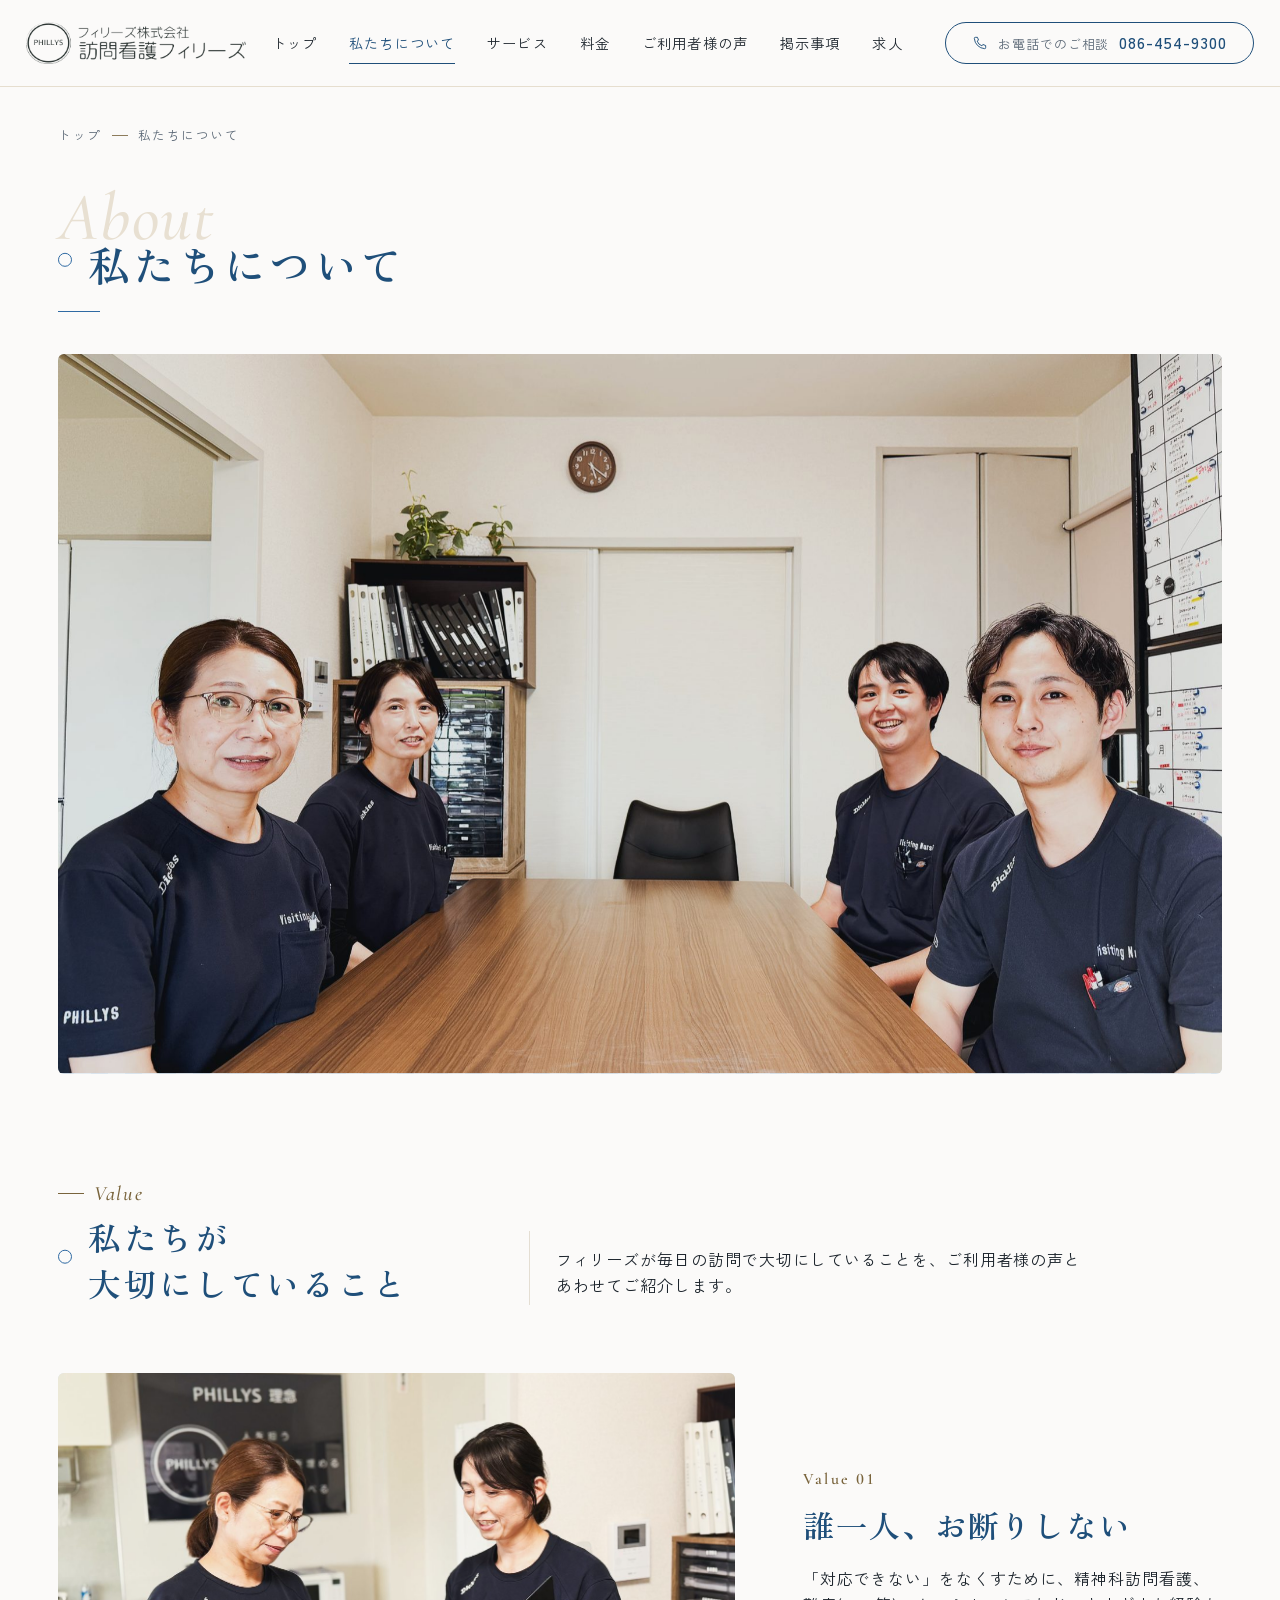
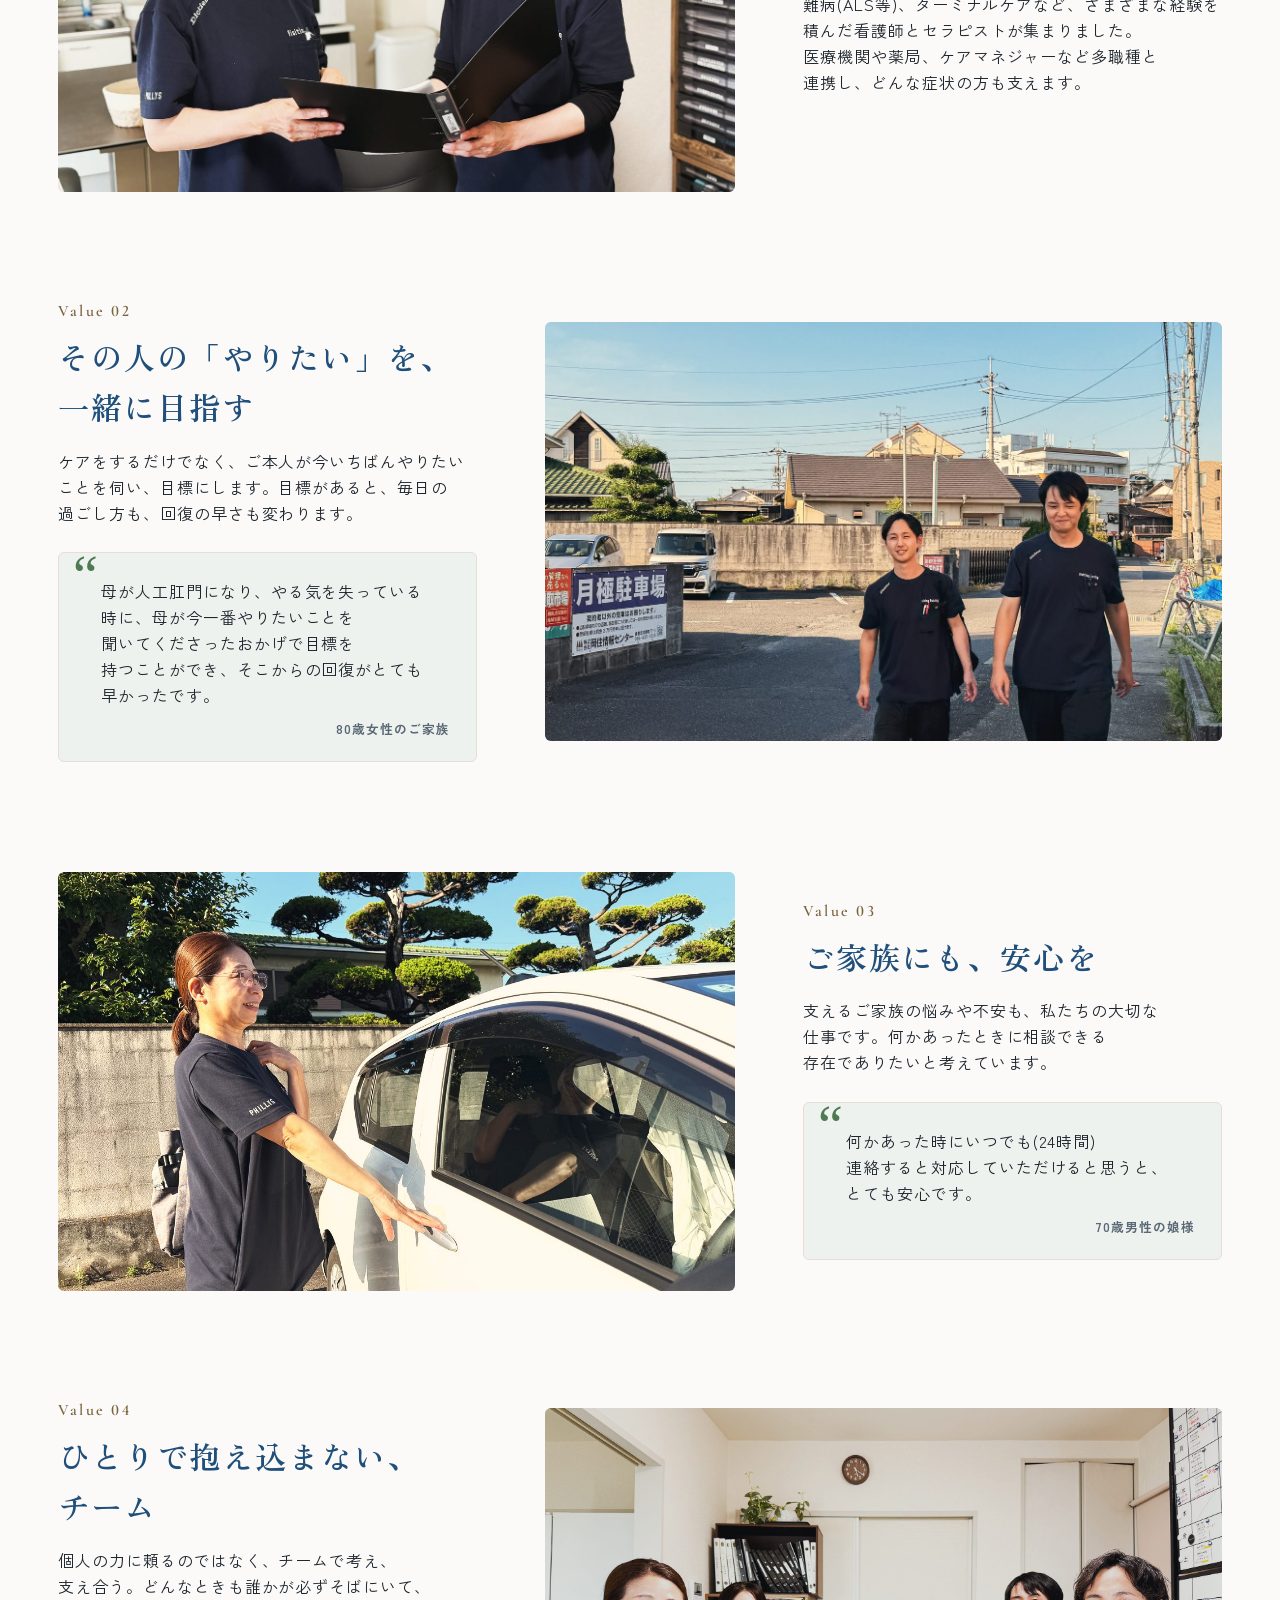
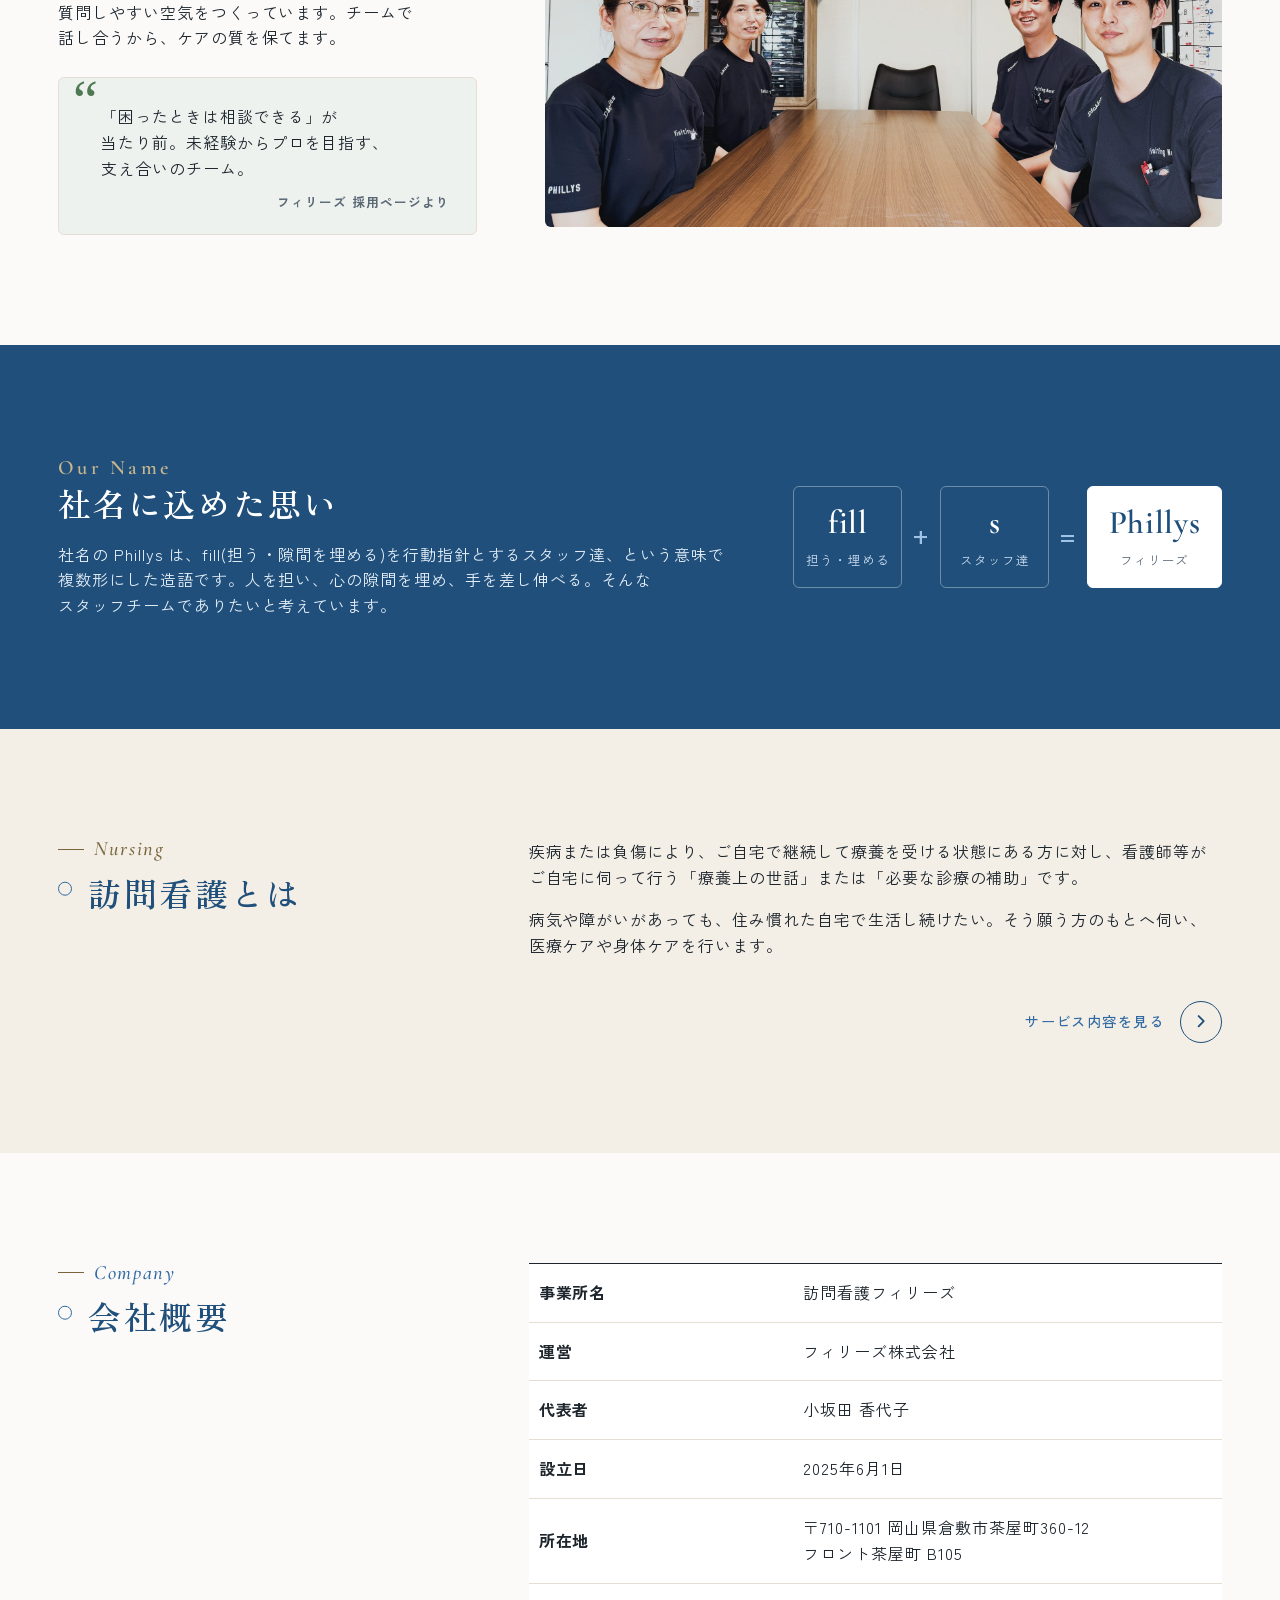
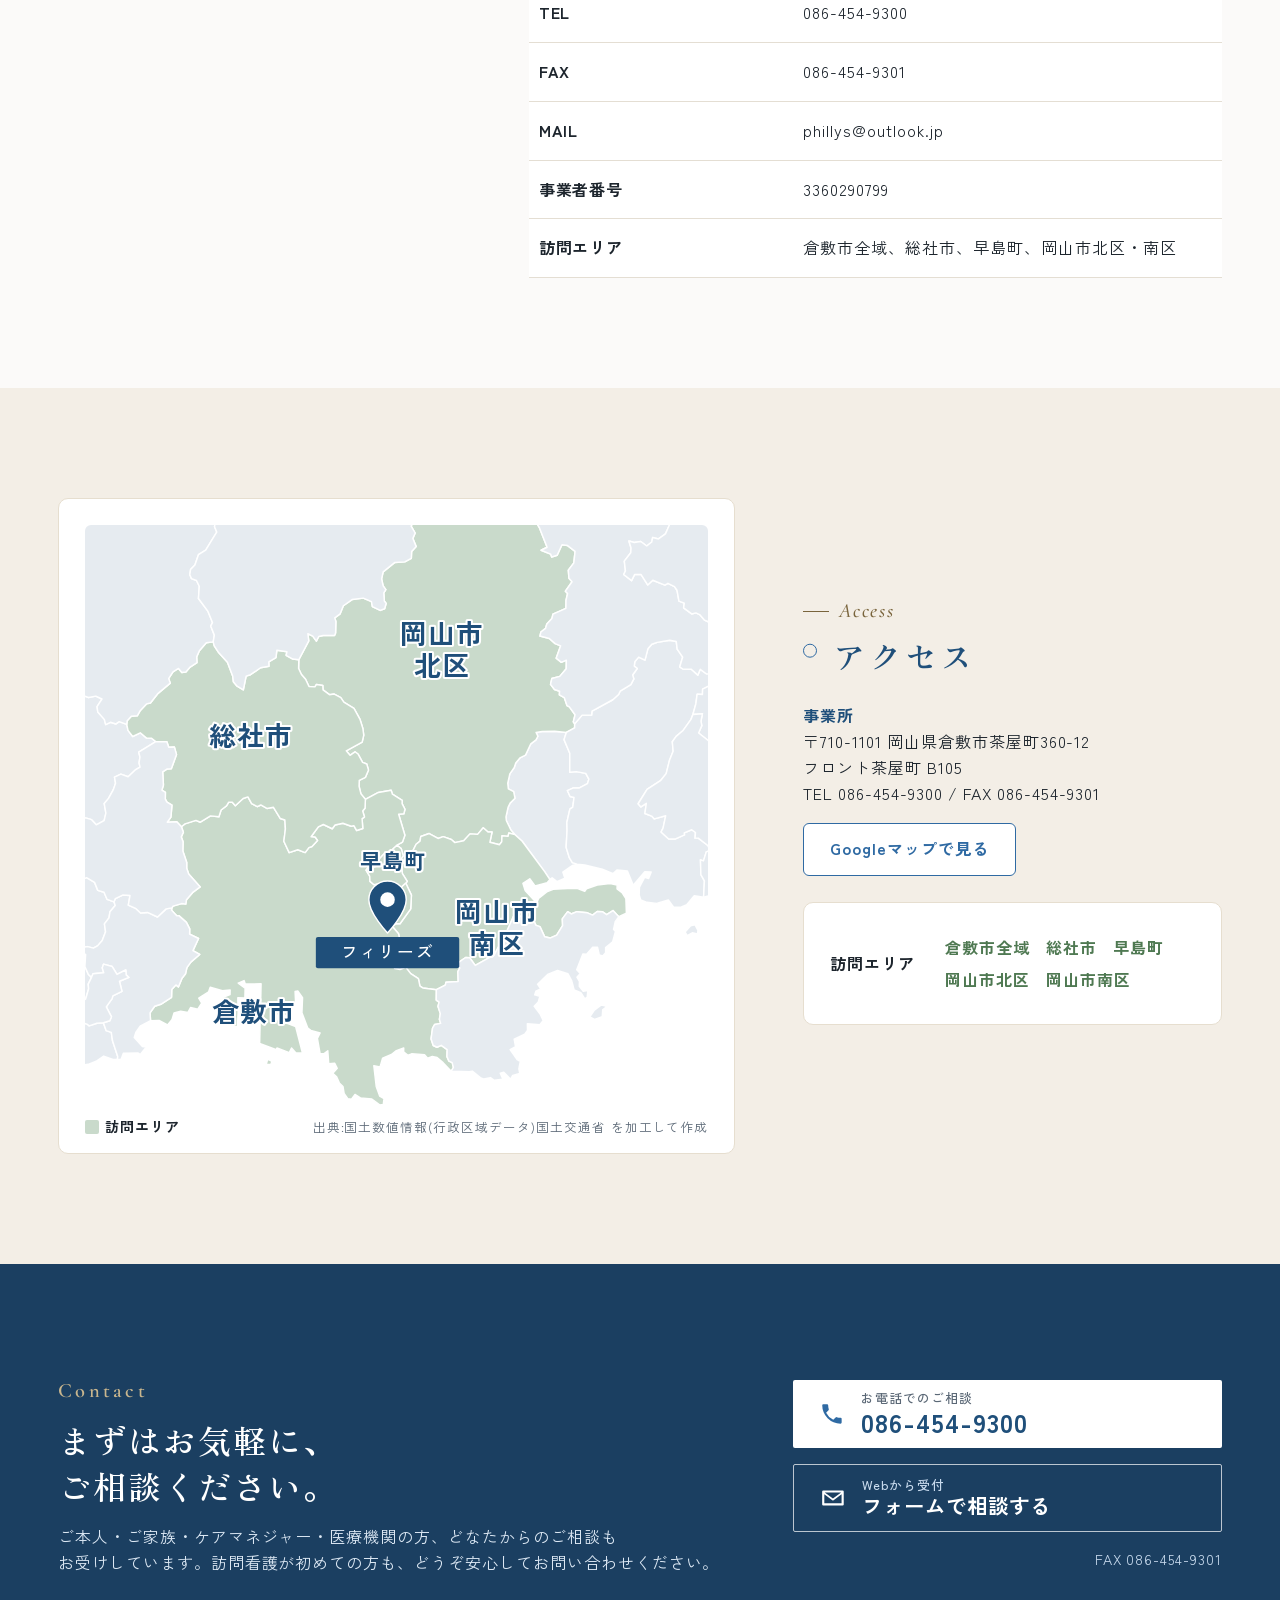
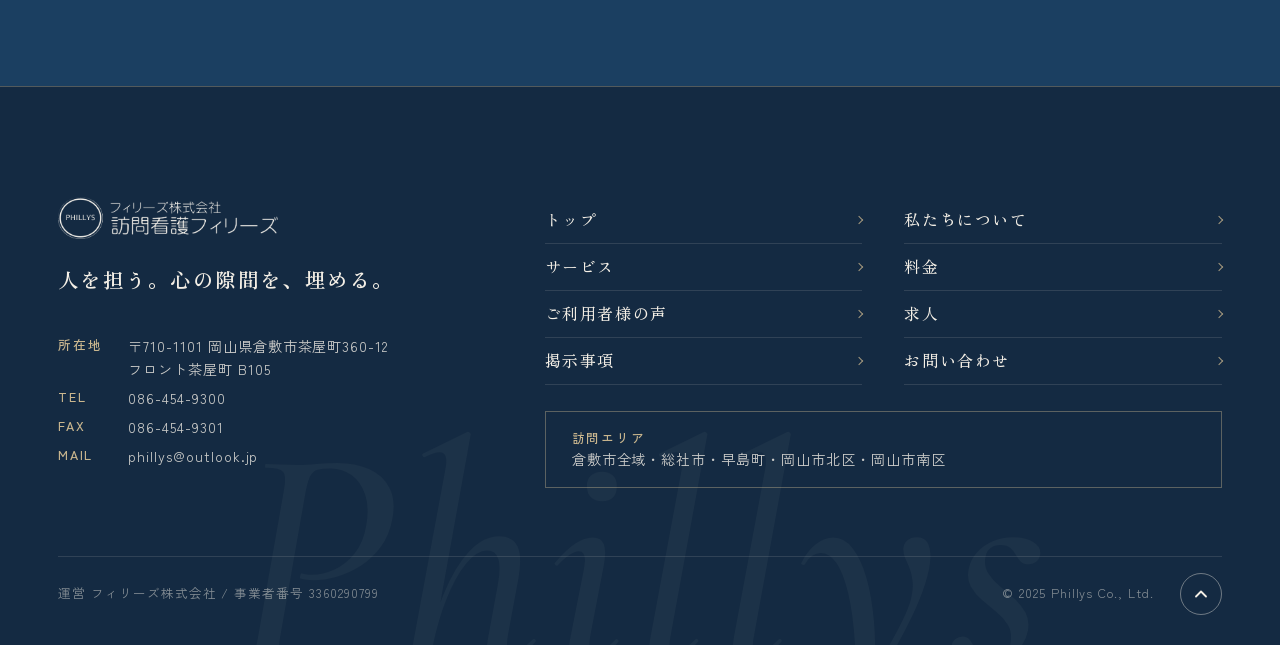
<file: about.html>
<!doctype html>
<html lang="ja"><head><meta charset="utf-8"><meta name="viewport" content="width=device-width,initial-scale=1">
<title>私たちについて | 訪問看護フィリーズ</title><meta name="description" content="訪問看護フィリーズの理念と特徴、会社概要。人を担い、心の隙間を埋めるスタッフチームとして、倉敷市の在宅療養を支えます。">
<meta property="og:title" content="私たちについて | 訪問看護フィリーズ"><meta property="og:description" content="訪問看護フィリーズ(運営:フィリーズ株式会社)の会社概要とアクセス。倉敷市茶屋町。"><meta property="og:type" content="website">
<link rel="icon" href="img/logo-mark.png"><link rel="preconnect" href="https://fonts.googleapis.com"><link rel="preconnect" href="https://fonts.gstatic.com" crossorigin><link rel="stylesheet" href="https://fonts.googleapis.com/css2?family=Zen+Kaku+Gothic+New:wght@400;500;700&family=Zen+Old+Mincho:wght@500;600;700&family=Cormorant+Garamond:ital,wght@0,500;0,600;1,500&display=swap"><link rel="stylesheet" href="style.css?v=20261123n"><script>document.documentElement.classList.add("js-fill")</script><script>(function(){var d=document.documentElement,p=location.pathname.split("/").pop()||"index.html",top=p==="index.html",seen=false;try{seen=sessionStorage.getItem("ph-ld")==="1";sessionStorage.setItem("ph-ld","1")}catch(e){}var rm=window.matchMedia&&matchMedia("(prefers-reduced-motion: reduce)").matches;var rl=false;try{var n=performance.getEntriesByType("navigation")[0];rl=n?n.type==="reload":(performance.navigation&&performance.navigation.type===1)}catch(e){}if(!rm&&(top||!seen||rl))d.classList.add("ld-on");})();</script></head><body><div class="ld" aria-hidden="true"><div class="ld-in"><div class="ld-mark"><svg class="ld-ring" viewBox="0 0 120 120"><circle cx="60" cy="60" r="57"/></svg><img src="img/logo-mark.png" alt="" width="84" height="84"></div><p class="ld-name">Phillys</p><p class="ld-sub">訪問看護フィリーズ</p></div></div>
<header class="hd hd2"><div class="hd-in">
<input type="checkbox" id="mn" class="mn-t">
<a class="brand" href="index.html"><img src="img/logo.png" alt="フィリーズ株式会社 訪問看護フィリーズ" width="250" height="48"></a>
<nav class="gn" aria-label="メインメニュー"><a href="index.html">トップ</a><a href="about.html" aria-current=page>私たちについて</a><a href="service.html">サービス</a><a href="price.html">料金</a><a href="voice.html">ご利用者様の声</a><a href="notice.html">掲示事項</a><a href="recruit.html">求人</a><a class="gn-contact" href="contact.html">お問い合わせ</a><div class="gn-foot"><p class="gn-foot-l">Contact</p><a class="gn-tel" href="tel:0864549300"><svg viewBox="0 0 24 24" aria-hidden="true"><path d="M5 3.5h3.2l1.6 4.2-2.1 1.4a11.5 11.5 0 0 0 7.2 7.2l1.4-2.1 4.2 1.6V19a1.5 1.5 0 0 1-1.6 1.5A16.5 16.5 0 0 1 3.5 5.1 1.5 1.5 0 0 1 5 3.5z" fill="none" stroke="currentColor" stroke-width="1.4" stroke-linejoin="round"/></svg><span><small>お電話でのご相談</small>086-454-9300</span></a><p class="gn-addr">〒710-1101 岡山県倉敷市茶屋町360-12<br>フロント茶屋町 B105</p></div></nav>
<a class="hd-cta" href="tel:0864549300"><svg viewBox="0 0 24 24" aria-hidden="true"><path d="M5 3.5h3.2l1.6 4.2-2.1 1.4a11.5 11.5 0 0 0 7.2 7.2l1.4-2.1 4.2 1.6V19a1.5 1.5 0 0 1-1.6 1.5A16.5 16.5 0 0 1 3.5 5.1 1.5 1.5 0 0 1 5 3.5z" fill="none" stroke="currentColor" stroke-width="1.4" stroke-linejoin="round"/></svg><span><small>お電話でのご相談</small>086-454-9300</span></a>
<label for="mn" class="mn-b" aria-label="メニューを開く"><i></i><em>MENU</em></label>
</div></header>
<main>
<section class="pg-hero"><div class="wrap">
<nav class="bc" aria-label="現在地"><a href="index.html">トップ</a><span aria-hidden="true">/</span>私たちについて</nav>
<div class="pg-hero-in"><div class="ab3-ttl"><p class="ab3-en">About</p><h1 class="pg-h">私たちについて</h1></div>
<p class="pg-lead"><b class="pg-catch">誰一人、お断りしない。</b>精神科、難病、ターミナルケア。どんな状態の方も、看護師とセラピストのチームで支えます。倉敷市茶屋町の訪問看護ステーションです。</p></div>
</div>
<div class="photo pg-hero-ph"><span><small>img/about-team.jpg</small></span><img src="img/about-team.jpg?v=2" alt="フィリーズのスタッフ" loading="lazy" onerror="this.remove()"></div>
</section>

<section class="vls"><div class="wrap">
<div class="sv3-head"><div class="ab3-ttl"><p class="ab3-en">Value</p><h2>私たちが<br>大切にしていること</h2></div>
<p class="sv3-intro">フィリーズが毎日の訪問で大切にしていることを、ご利用者様の声とあわせてご紹介します。</p></div>
<div class="vl-list"><article class="vl">
<div class="photo vl-ph"><span><small>img/philosophy.jpg</small></span><img src="img/philosophy.jpg?v=2" alt="理念のパネルの前の看護師" loading="lazy" onerror="this.remove()"></div>
<div class="vl-txt"><p class="vl-no">Value 01</p><h3><span class="nw">誰一人、</span><wbr><span class="nw">お断りしない</span></h3><p>「対応できない」をなくすために、精神科訪問看護、難病(ALS等)、ターミナルケアなど、さまざまな経験を積んだ看護師とセラピストが集まりました。医療機関や薬局、ケアマネジャーなど多職種と連携し、どんな症状の方も支えます。</p></div>
</article><article class="vl rev">
<div class="photo vl-ph"><span><small>img/rehab.jpg</small></span><img src="img/rehab.jpg?v=2" alt="外を歩くスタッフ" loading="lazy" onerror="this.remove()"></div>
<div class="vl-txt"><p class="vl-no">Value 02</p><h3><span class="nw">その人の「やりたい」を、</span><wbr><span class="nw">一緒に目指す</span></h3><p>ケアをするだけでなく、ご本人が今いちばんやりたいことを伺い、目標にします。目標があると、毎日の過ごし方も、回復の早さも変わります。</p><blockquote class="vl-q"><p>母が人工肛門になり、やる気を失っている時に、母が今一番やりたいことを聞いてくださったおかげで目標を持つことができ、そこからの回復がとても早かったです。</p><cite>80歳女性のご家族</cite></blockquote></div>
</article><article class="vl">
<div class="photo vl-ph"><span><small>img/act3.jpg</small></span><img src="img/act3.jpg?v=2" alt="訪問に出発する看護師" loading="lazy" onerror="this.remove()"></div>
<div class="vl-txt"><p class="vl-no">Value 03</p><h3><span class="nw">ご家族にも、</span><wbr><span class="nw">安心を</span></h3><p>支えるご家族の悩みや不安も、私たちの大切な仕事です。何かあったときに相談できる存在でありたいと考えています。</p><blockquote class="vl-q"><p>何かあった時にいつでも(24時間)連絡すると対応していただけると思うと、とても安心です。</p><cite>70歳男性の娘様</cite></blockquote></div>
</article><article class="vl rev">
<div class="photo vl-ph"><span><small>img/about-team.jpg</small></span><img src="img/about-team.jpg?v=2" alt="フィリーズのスタッフ" loading="lazy" onerror="this.remove()"></div>
<div class="vl-txt"><p class="vl-no">Value 04</p><h3><span class="nw">ひとりで抱え込まない、</span><wbr><span class="nw">チーム</span></h3><p>個人の力に頼るのではなく、チームで考え、支え合う。どんなときも誰かが必ずそばにいて、質問しやすい空気をつくっています。チームで話し合うから、ケアの質を保てます。</p><blockquote class="vl-q"><p>「困ったときは相談できる」が当たり前。未経験からプロを目指す、支え合いのチーム。</p><cite>フィリーズ 採用ページより</cite></blockquote></div>
</article></div>
</div></section>
<section class="og"><div class="wrap og-in">
<div class="og-txt"><p class="og-en">Our Name</p><h2>社名に込めた思い</h2>
<p>社名の Phillys は、fill(担う・隙間を埋める)を行動指針とするスタッフ達、という意味で複数形にした造語です。人を担い、心の隙間を埋め、手を差し伸べる。そんなスタッフチームでありたいと考えています。</p></div>
<div class="og-eq" aria-label="fill に s を足して Phillys"><div><b>fill</b><span>担う・埋める</span></div><i aria-hidden="true">+</i><div><b>s</b><span>スタッフ達</span></div><i aria-hidden="true">=</i><div class="og-res"><b>Phillys</b><span>フィリーズ</span></div></div>
</div></section>

<section class="ab-what"><div class="wrap ab-what-in">
<div class="ab3-ttl"><p class="ab3-en">Nursing</p><h2>訪問看護とは</h2></div>
<div class="ab-what-body"><p>疾病または負傷により、ご自宅で継続して療養を受ける状態にある方に対し、看護師等がご自宅に伺って行う「療養上の世話」または「必要な診療の補助」です。</p>
<p>病気や障がいがあっても、住み慣れた自宅で生活し続けたい。そう願う方のもとへ伺い、医療ケアや身体ケアを行います。</p>
<a class="ab3-more" href="service.html">サービス内容を見る<span aria-hidden="true"><svg viewBox="0 0 24 24"><path d="M9 6l6 6-6 6" fill="none" stroke="currentColor" stroke-width="2.2" stroke-linecap="round" stroke-linejoin="round"/></svg></span></a></div>
</div></section>

<section class="ab-co"><div class="wrap ab-co-in">
<div class="ab3-ttl"><p class="ab3-en sm">Company</p><h2>会社概要</h2></div>
<table class="co"><tbody><tr><th>事業所名</th><td>訪問看護フィリーズ</td></tr><tr><th>運営</th><td>フィリーズ株式会社</td></tr><tr><th>代表者</th><td>小坂田 香代子</td></tr><tr><th>設立日</th><td>2025年6月1日</td></tr><tr><th>所在地</th><td>〒710-1101 岡山県倉敷市茶屋町360-12 フロント茶屋町 B105</td></tr><tr><th>TEL</th><td>086-454-9300</td></tr><tr><th>FAX</th><td>086-454-9301</td></tr><tr><th>MAIL</th><td>phillys@outlook.jp</td></tr><tr><th>事業者番号</th><td>3360290799</td></tr><tr><th>訪問エリア</th><td>倉敷市全域、総社市、早島町、岡山市北区・南区</td></tr></tbody></table>
</div></section>

<section class="ar3" id="access"><div class="wrap ar3-in">
<div class="ar3-vis"><figure class="am-fig"><svg class="am" viewBox="0 0 600 560" role="img" aria-label="訪問エリアの地図。倉敷市全域、総社市、早島町、岡山市北区、岡山市南区を色付きで示しています。事業所は倉敷市茶屋町です。"><path class="am-off" d="M413.7,297.9L420.8,304.4L442.4,333.6L447.5,341.3L449.6,339.5L454.3,343.2L461.9,340.0L459.9,334.1L469.3,327.7L473.6,326.4L469.1,325.0L466.3,320.5L463.1,310.3L464.0,293.8L463.8,286.2L466.7,273.5L469.5,271.6L470.7,262.3L466.9,261.3L464.3,255.6L470.1,253.1L475.5,253.2L483.6,249.0L485.0,244.6L482.0,239.1L472.9,237.4L466.6,238.0L466.6,219.7L461.1,206.6L463.3,199.7L452.1,198.6L440.1,198.7L434.2,199.6L435.9,203.3L434.1,206.8L429.1,210.6L424.0,221.5L418.6,224.2L414.6,229.0L413.2,233.4L408.9,239.5L406.9,248.6L407.5,254.0L412.6,256.6L413.9,263.1L409.2,267.7L407.2,271.8L405.2,281.0L405.6,284.7L409.9,293.5L413.7,297.9Z"><title>岡山市中区</title></path><path class="am-on" d="M463.3,199.7L471.3,195.3L471.3,191.4L470.0,189.5L471.7,182.6L466.2,175.0L463.9,173.8L461.3,166.1L456.6,163.5L456.8,160.0L451.9,158.3L448.1,153.4L449.3,147.8L457.0,145.7L463.2,138.3L463.3,130.1L458.5,132.2L453.5,128.2L457.8,116.3L452.5,114.2L446.9,109.2L437.9,106.9L438.8,103.0L443.3,99.5L444.5,95.3L449.4,90.1L450.4,85.8L462.9,80.2L463.0,72.4L464.5,65.9L462.4,63.7L468.8,54.6L465.8,51.2L465.2,43.6L470.5,36.5L471.7,25.4L464.5,19.8L459.1,19.0L454.5,29.1L449.2,30.8L448.2,28.0L439.0,24.3L444.8,21.4L437.3,2.5L434.5,-2.2L431.2,-3.5L422.4,-1.0L412.5,-1.2L409.8,-4.0L402.4,-5.9L407.7,-10.3L413.6,-17.7L405.3,-22.7L400.9,-29.8L394.9,-31.7L396.6,-39.2L390.7,-42.3L386.8,-42.3L383.0,-46.7L378.9,-44.9L376.0,-40.1L371.4,-47.7L367.2,-50.4L367.3,-55.4L371.5,-55.0L377.4,-58.4L379.9,-61.4L373.9,-66.9L376.9,-70.6L382.3,-72.0L383.4,-79.8L379.9,-86.8L383.9,-94.0L385.4,-98.6L379.0,-100.7L374.7,-92.9L369.2,-95.3L360.8,-94.2L360.1,-97.2L355.4,-99.7L352.8,-95.1L347.0,-88.9L335.5,-85.4L332.2,-93.8L328.7,-92.8L325.1,-95.0L321.4,-93.2L323.9,-87.6L321.2,-81.9L323.4,-78.2L322.8,-72.0L318.1,-66.4L321.3,-58.5L330.1,-54.0L334.4,-47.1L339.1,-44.9L346.3,-47.1L350.7,-42.1L343.8,-38.4L337.7,-38.3L336.6,-33.7L331.4,-30.6L327.9,-32.1L322.6,-26.0L318.9,-17.4L321.2,-12.1L313.9,1.0L317.8,7.7L315.6,12.9L318.8,20.8L314.4,25.5L314.1,32.2L307.8,35.5L298.3,36.0L287.0,45.1L285.5,51.8L287.0,58.6L289.6,62.2L287.6,65.3L288.1,73.1L289.9,75.4L288.4,80.6L284.2,82.2L276.6,78.5L275.7,73.7L267.9,70.4L257.1,71.8L248.7,77.7L245.6,85.5L240.4,89.4L241.5,92.8L241.2,104.0L240.2,106.4L229.2,106.3L225.0,107.3L222.7,111.8L219.2,107.0L214.5,104.7L215.4,111.5L205.8,129.7L205.6,138.1L208.3,143.9L212.3,148.5L215.6,155.4L221.3,155.8L222.8,153.5L228.9,154.5L229.1,158.7L235.3,163.3L239.9,162.7L246.2,166.1L249.1,170.4L258.9,176.5L264.6,186.8L267.4,195.6L268.3,202.3L266.8,208.9L251.5,217.4L255.1,221.7L259.9,218.3L263.0,220.7L267.2,228.5L271.2,230.0L272.9,235.9L269.9,242.9L264.0,245.8L263.8,251.5L265.6,258.8L269.9,264.0L282.4,257.4L294.7,255.4L295.9,259.1L305.3,265.0L305.2,268.2L308.0,273.6L306.9,277.9L301.9,278.4L307.9,298.6L305.6,305.2L300.3,308.2L304.4,311.5L306.3,318.3L314.1,316.5L318.7,307.3L322.5,304.3L323.2,299.8L331.3,297.0L339.8,301.7L344.8,300.0L352.6,302.7L356.0,305.7L364.5,303.9L370.6,297.3L377.9,297.8L383.3,291.4L387.9,295.5L391.8,295.5L389.7,305.4L399.0,307.7L401.1,304.9L401.4,299.1L407.2,299.7L407.9,296.5L413.7,297.9L409.9,293.5L405.6,284.7L405.2,281.0L407.2,271.8L409.2,267.7L413.9,263.1L412.6,256.6L407.5,254.0L406.9,248.6L408.9,239.5L413.2,233.4L414.6,229.0L418.6,224.2L424.0,221.5L429.1,210.6L434.1,206.8L435.9,203.3L434.2,199.6L440.1,198.7L452.1,198.6L463.3,199.7Z"><title>岡山市北区</title></path><path class="am-off" d="M587.1,384.7L582.9,385.7L577.6,391.8L579.7,395.2L584.5,392.5L589.5,393.6L590.0,390.2L587.1,384.7ZM473.6,326.4L481.0,327.2L497.9,331.2L508.3,335.5L512.0,332.0L522.1,333.0L527.7,346.7L538.8,333.7L545.0,334.0L542.5,340.2L538.6,339.2L533.7,348.7L533.4,356.0L534.9,360.9L540.9,363.2L550.2,364.2L561.5,360.9L566.4,367.7L573.6,367.9L579.2,365.5L586.4,356.9L595.4,358.3L596.2,342.6L592.8,336.5L592.4,322.3L595.3,323.3L598.0,314.6L601.5,313.5L599.8,308.7L590.3,301.4L587.2,301.4L587.6,296.0L584.0,293.3L576.8,296.3L577.0,298.3L568.4,302.2L561.8,302.3L554.5,295.5L556.4,291.7L558.9,279.9L548.0,282.9L545.4,280.2L538.9,277.7L540.3,267.9L535.1,271.4L532.4,268.3L541.0,254.4L553.9,246.1L559.4,239.3L562.7,226.1L566.1,217.7L565.3,208.6L569.0,203.5L575.4,198.1L583.3,187.1L585.1,182.4L588.0,172.0L589.2,162.8L594.3,163.1L594.5,157.9L599.7,155.4L603.4,155.8L606.4,152.3L606.3,149.0L603.0,148.7L602.9,143.5L598.0,143.2L592.2,138.9L589.9,144.5L583.6,138.8L575.4,138.6L572.4,136.6L575.3,127.1L570.0,119.5L569.1,112.1L562.8,110.9L550.7,113.0L545.6,114.8L541.8,119.2L539.0,130.1L532.9,127.2L529.2,131.7L528.7,135.8L531.6,138.1L527.1,144.4L528.3,148.1L525.4,153.7L515.1,160.0L513.6,163.2L508.0,168.2L488.0,179.1L487.6,183.0L478.5,183.0L471.3,191.4L471.3,195.3L463.3,199.7L461.1,206.6L466.6,219.7L466.6,238.0L472.9,237.4L482.0,239.1L485.0,244.6L483.6,249.0L475.5,253.2L470.1,253.1L464.3,255.6L466.9,261.3L470.7,262.3L469.5,271.6L466.7,273.5L463.8,286.2L464.0,293.8L463.1,310.3L466.3,320.5L469.1,325.0L473.6,326.4Z"><title>岡山市東区</title></path><path class="am-on" d="M413.7,297.9L407.9,296.5L407.2,299.7L401.4,299.1L401.1,304.9L399.0,307.7L389.7,305.4L391.8,295.5L387.9,295.5L383.3,291.4L377.9,297.8L370.6,297.3L364.5,303.9L356.0,305.7L352.6,302.7L344.8,300.0L339.8,301.7L331.3,297.0L323.2,299.8L322.5,304.3L318.7,307.3L314.1,316.5L306.3,318.3L304.5,321.2L306.1,325.1L304.6,328.9L305.5,335.5L310.2,343.1L308.7,344.6L314.2,356.3L313.5,369.5L303.2,383.8L299.2,383.7L295.9,386.4L301.8,393.4L303.3,401.1L297.3,404.9L288.8,406.4L290.3,411.2L293.8,415.7L294.1,419.5L298.2,427.0L303.2,427.8L308.8,425.8L313.5,431.8L320.9,436.6L322.4,443.9L325.1,445.6L338.2,447.3L346.8,442.9L347.4,440.2L359.2,439.4L358.9,429.9L360.7,426.5L357.3,422.7L366.3,416.3L370.3,416.5L375.6,423.9L393.9,413.7L406.0,391.0L413.9,373.6L427.0,381.3L432.1,381.3L434.1,385.4L437.9,386.6L442.5,396.4L447.6,397.6L454.0,394.8L459.7,385.6L459.4,379.1L464.6,372.2L468.0,374.4L473.4,372.2L483.6,373.3L488.6,375.5L493.0,372.0L497.9,372.2L502.1,375.1L508.2,371.1L513.8,377.0L521.1,373.6L520.6,359.6L516.9,353.9L512.1,350.2L512.2,346.5L505.3,345.0L493.1,346.5L482.7,350.1L481.0,352.5L474.2,350.0L464.4,349.8L450.6,350.7L444.5,353.1L436.6,359.4L434.8,363.9L423.6,351.7L421.5,344.9L428.1,340.5L433.2,347.5L444.8,344.3L447.5,341.3L442.4,333.6L420.8,304.4L413.7,297.9Z"><title>岡山市南区</title></path><path class="am-on" d="M307.1,565.8L303.8,568.0L297.2,569.2L301.0,575.8L307.1,565.8ZM227.9,558.4L226.8,563.9L230.9,573.0L237.2,574.3L241.9,570.5L242.4,564.5L236.0,565.4L231.3,563.4L227.9,558.4ZM179.9,516.3L175.9,514.0L174.4,519.3L178.9,519.1L179.9,516.3ZM147.6,465.5L137.4,465.6L131.6,468.3L131.5,482.7L146.7,483.0L147.6,465.5ZM269.9,264.0L269.5,272.6L267.3,275.3L269.0,281.1L266.7,282.6L267.4,292.1L261.5,294.1L258.8,289.4L256.3,290.0L248.2,287.1L240.7,288.8L238.0,292.4L229.4,288.3L224.6,290.5L217.6,300.1L221.5,300.6L223.8,303.7L218.5,309.4L215.5,310.5L211.9,315.3L204.8,312.6L196.5,315.4L191.4,304.4L192.9,292.6L192.4,284.0L187.9,282.5L181.4,271.7L175.1,272.8L169.2,269.5L165.9,271.1L160.4,268.1L156.8,261.7L152.2,263.3L144.7,270.2L141.8,266.8L138.2,266.9L136.2,270.3L131.0,274.3L128.9,280.8L120.8,280.0L111.0,286.1L106.8,284.3L96.2,287.7L92.8,290.4L94.7,295.7L92.7,300.2L94.4,304.9L94.2,313.7L97.9,324.8L97.9,330.3L99.8,336.0L110.9,348.4L104.1,353.3L97.7,360.7L97.0,364.9L93.0,364.4L84.8,366.8L83.6,368.5L83.3,370.7L88.3,376.2L90.3,376.0L97.6,382.5L100.8,388.8L100.7,393.8L109.3,398.0L103.9,409.7L110.4,413.4L101.9,420.7L98.1,426.0L96.8,431.9L93.4,436.3L89.9,444.7L87.5,442.7L83.5,447.0L83.3,454.6L73.7,461.0L67.1,463.2L62.6,469.6L63.1,477.1L71.3,476.8L79.5,481.2L83.8,475.9L85.7,469.6L92.1,468.1L99.1,469.2L101.6,464.5L108.6,466.1L112.3,460.1L109.5,455.5L119.0,449.3L120.5,445.0L132.3,448.3L139.7,447.5L139.6,452.0L132.9,454.7L132.7,461.6L147.2,461.9L147.1,455.0L153.9,455.2L154.1,445.9L147.5,440.9L153.1,438.5L154.3,441.9L169.5,441.6L168.1,499.1L184.2,505.1L184.8,503.3L196.6,507.8L198.8,503.4L203.1,508.1L209.3,508.3L202.8,482.9L183.8,475.5L186.6,469.8L194.9,472.7L200.6,472.7L200.7,462.3L202.7,459.9L202.2,449.0L204.8,448.5L209.4,455.0L208.8,469.4L214.5,484.3L217.4,486.5L226.3,488.9L223.7,494.2L226.3,508.8L229.8,509.0L233.7,506.1L234.6,518.6L240.4,518.1L242.8,523.0L238.5,527.8L242.2,531.1L244.8,537.0L248.3,540.4L249.4,547.1L253.1,552.3L256.5,552.6L259.9,548.1L265.1,551.4L276.1,552.5L283.6,558.2L287.1,557.7L287.8,552.2L283.7,549.8L280.3,540.4L278.0,520.4L284.0,521.7L286.5,513.1L294.9,509.7L299.7,505.9L306.8,503.3L306.7,507.2L310.9,510.4L314.4,509.0L326.8,509.8L329.8,513.2L334.3,511.6L338.9,512.6L344.7,517.5L352.5,525.8L354.6,522.0L353.4,517.5L350.3,516.1L348.4,511.7L348.6,504.9L342.9,500.8L338.8,502.7L335.2,501.0L333.1,494.7L334.5,484.4L336.6,480.7L342.3,479.7L341.1,475.8L342.0,470.3L339.7,463.3L340.8,459.3L338.1,457.3L338.2,447.3L325.1,445.6L322.4,443.9L320.9,436.6L313.5,431.8L308.8,425.8L303.2,427.8L298.2,427.0L294.1,419.5L293.8,415.7L290.3,411.2L288.8,406.4L297.3,404.9L303.3,401.1L301.8,393.4L295.9,386.4L299.2,383.7L303.2,383.8L313.5,369.5L314.2,356.3L308.7,344.6L298.0,354.3L294.3,355.6L294.1,348.4L284.3,345.0L278.2,346.3L274.3,343.0L274.0,337.9L270.5,332.2L272.9,329.1L278.3,329.3L283.2,327.3L282.4,322.5L287.6,316.7L295.6,312.5L300.3,308.2L305.6,305.2L307.9,298.6L301.9,278.4L306.9,277.9L308.0,273.6L305.2,268.2L305.3,265.0L295.9,259.1L294.7,255.4L282.4,257.4L269.9,264.0Z"><title>倉敷市</title></path><path class="am-off" d="M509.5,-554.2L504.6,-542.6L497.5,-534.4L496.2,-526.9L499.6,-524.4L500.9,-514.1L495.7,-505.0L488.6,-501.7L483.3,-492.5L478.3,-490.8L479.4,-482.2L484.0,-477.4L482.3,-472.0L485.0,-467.1L491.0,-459.5L486.2,-457.1L484.3,-454.0L479.5,-451.9L474.7,-443.1L476.3,-439.2L474.7,-433.3L476.1,-421.9L478.2,-418.0L476.0,-413.7L475.4,-401.9L473.7,-399.8L473.9,-392.4L465.8,-384.2L464.8,-376.4L461.4,-370.5L455.4,-367.9L451.0,-357.2L452.0,-347.5L445.4,-340.2L445.9,-329.8L444.7,-322.8L441.7,-320.0L439.1,-312.7L441.5,-306.8L439.7,-301.4L434.5,-299.5L431.6,-296.2L432.2,-290.8L430.1,-286.6L426.2,-286.2L424.2,-277.1L418.6,-273.6L420.3,-269.5L418.3,-264.9L419.3,-255.8L415.0,-253.0L412.5,-245.7L405.9,-246.3L395.9,-245.8L386.7,-251.2L378.1,-260.6L370.7,-264.0L369.0,-267.1L362.3,-268.6L352.7,-268.2L351.1,-272.1L345.7,-274.3L346.8,-280.4L344.3,-283.2L339.7,-295.0L330.9,-299.3L326.7,-299.3L323.0,-296.7L316.3,-294.6L311.5,-291.5L306.9,-291.1L302.1,-277.8L306.0,-276.3L305.7,-270.2L298.8,-264.1L298.6,-261.2L294.2,-255.6L292.0,-250.0L294.1,-240.2L293.7,-232.3L291.5,-230.3L292.3,-225.0L295.9,-222.2L299.1,-221.7L305.5,-225.8L313.4,-213.6L315.3,-216.0L320.9,-215.2L324.9,-216.9L332.7,-215.7L336.5,-218.9L346.6,-219.2L345.6,-212.3L349.6,-212.0L349.2,-199.4L351.3,-193.8L350.4,-189.3L351.9,-182.9L346.6,-180.3L344.0,-174.8L349.0,-164.1L350.0,-155.1L357.8,-157.2L363.4,-151.9L365.4,-146.5L368.8,-145.1L373.2,-150.3L383.1,-158.2L383.9,-163.7L393.5,-170.7L394.4,-177.6L399.2,-178.7L405.1,-183.7L403.6,-187.5L409.7,-194.5L410.4,-200.8L413.0,-203.3L412.1,-211.0L406.0,-214.3L410.3,-218.3L415.6,-218.1L417.9,-220.6L425.3,-221.3L423.9,-231.1L428.5,-230.7L432.8,-222.6L430.8,-216.3L430.4,-210.5L425.6,-202.4L425.8,-195.3L423.4,-188.5L427.2,-176.9L433.9,-177.1L436.9,-175.2L438.9,-180.5L447.5,-180.0L449.2,-185.2L453.9,-191.0L465.9,-199.3L471.8,-195.1L475.4,-195.1L482.9,-185.3L488.7,-184.7L494.2,-178.4L495.8,-173.4L504.0,-172.9L511.2,-168.1L520.3,-168.4L512.4,-182.3L513.6,-185.6L521.6,-192.4L521.2,-195.0L526.4,-198.8L538.5,-196.8L541.7,-192.0L546.1,-194.1L552.2,-194.3L558.2,-197.6L566.3,-190.1L564.1,-198.6L563.8,-210.8L566.2,-216.3L566.3,-226.5L564.7,-230.3L569.3,-233.7L574.1,-234.7L580.7,-229.7L585.1,-229.8L586.8,-236.0L585.6,-240.7L588.3,-242.9L588.2,-251.0L583.8,-254.6L587.0,-271.9L592.1,-272.0L601.6,-280.0L602.4,-283.5L609.0,-289.0L610.8,-293.8L615.5,-296.7L616.0,-304.4L618.2,-308.2L618.1,-314.9L621.8,-322.1L623.3,-331.0L626.6,-338.2L628.1,-345.2L627.7,-365.0L625.7,-372.4L630.4,-372.6L635.4,-378.3L638.4,-378.0L650.9,-381.2L653.4,-384.1L654.8,-394.8L650.7,-404.7L646.4,-409.6L639.2,-413.2L638.3,-420.2L639.6,-427.1L644.5,-434.2L647.8,-440.9L648.8,-446.6L647.9,-452.4L649.9,-455.6L647.0,-461.4L643.7,-464.0L635.5,-462.3L629.2,-459.8L623.2,-466.4L621.9,-469.9L630.2,-474.5L627.5,-482.9L635.6,-493.8L635.1,-496.3L626.9,-501.4L622.1,-508.5L622.6,-512.4L625.9,-515.4L623.8,-520.6L620.1,-524.8L615.7,-522.2L606.0,-523.2L597.2,-529.4L597.5,-532.6L585.6,-542.7L580.5,-551.5L580.3,-554.5L573.7,-553.9L568.3,-556.6L567.2,-552.2L563.5,-550.1L557.4,-550.8L552.0,-546.3L543.1,-551.1L535.2,-545.0L528.4,-545.3L524.2,-550.8L517.5,-553.1L513.5,-552.3L509.5,-554.2Z"><title>津山市</title></path><path class="am-off" d="M501.0,464.4L501.6,463.1L497.0,462.0L490.3,466.9L485.9,473.4L490.5,475.8L497.9,473.2L498.3,466.6L501.0,464.4ZM338.2,447.3L338.1,457.3L340.8,459.3L339.7,463.3L342.0,470.3L341.1,475.8L342.3,479.7L336.6,480.7L334.5,484.4L333.1,494.7L335.2,501.0L338.8,502.7L342.9,500.8L348.6,504.9L348.4,511.7L350.3,516.1L353.4,517.5L354.6,522.0L352.5,525.8L370.0,526.3L372.8,525.7L380.5,531.9L383.9,533.3L390.3,531.9L393.9,534.5L402.2,533.4L399.7,527.7L403.1,526.7L409.7,533.4L411.7,529.8L418.5,527.9L417.6,523.5L419.0,516.4L415.9,514.5L409.2,505.0L414.4,502.2L413.1,494.9L423.2,490.2L425.9,486.4L425.8,480.1L437.8,481.0L441.1,477.0L438.2,471.1L432.4,463.3L436.3,459.0L437.8,453.7L432.9,452.2L434.0,448.8L438.6,446.5L435.6,442.0L445.3,432.6L454.8,428.8L464.8,431.9L468.5,438.8L470.8,447.4L477.3,450.2L481.1,456.2L483.4,454.5L484.0,448.1L479.6,448.8L475.8,444.1L475.9,439.3L473.5,435.2L476.7,431.7L473.3,428.0L479.2,413.0L482.8,413.2L488.7,406.3L493.3,406.4L495.0,413.9L498.3,414.8L501.1,411.8L501.1,406.7L507.9,401.1L510.6,391.2L508.7,389.2L510.4,381.8L513.8,377.0L508.2,371.1L502.1,375.1L497.9,372.2L493.0,372.0L488.6,375.5L483.6,373.3L473.4,372.2L468.0,374.4L464.6,372.2L459.4,379.1L459.7,385.6L454.0,394.8L447.6,397.6L442.5,396.4L437.9,386.6L434.1,385.4L432.1,381.3L427.0,381.3L413.9,373.6L406.0,391.0L393.9,413.7L375.6,423.9L370.3,416.5L366.3,416.3L357.3,422.7L360.7,426.5L358.9,429.9L359.2,439.4L347.4,440.2L346.8,442.9L338.2,447.3Z"><title>玉野市</title></path><path class="am-off" d="M-5.5,713.1L-6.5,715.3L-12.0,716.3L-16.8,715.2L-18.3,719.7L-15.7,724.8L-10.4,727.6L-6.8,724.7L-7.0,720.1L-3.0,715.6L-5.5,713.1ZM-47.3,661.0L-46.5,667.4L-48.4,674.1L-43.3,675.7L-42.5,679.0L-38.3,680.7L-35.6,673.8L-38.6,667.9L-45.5,665.2L-47.3,661.0ZM-28.1,658.9L-27.9,663.9L-21.5,670.2L-21.9,664.1L-28.1,658.9ZM45.7,644.3L39.9,646.7L39.0,653.3L36.6,655.3L32.4,653.5L31.3,649.6L24.7,660.5L30.4,664.3L39.2,660.4L42.5,651.9L49.3,650.8L50.0,647.4L45.7,644.3ZM47.5,622.1L41.4,622.5L44.5,627.5L47.5,622.1ZM-0.9,595.6L-6.1,596.6L-6.6,603.5L-16.7,613.4L-20.8,608.9L-25.5,611.5L-28.6,618.1L-27.1,620.4L-13.4,628.2L-11.3,632.6L-7.9,631.4L-4.5,635.9L2.4,640.7L4.5,637.6L9.3,639.6L15.9,640.2L17.5,635.7L14.5,629.4L8.4,628.0L5.3,629.5L1.6,627.0L1.4,623.4L7.3,613.7L8.0,608.5L6.8,602.7L3.8,597.5L-0.9,595.6ZM-19.5,577.3L-24.8,580.2L-26.0,587.4L-30.4,585.3L-32.7,589.8L-39.4,589.7L-40.1,593.9L-35.7,602.4L-36.3,605.9L-31.1,611.3L-25.5,605.1L-24.3,601.3L-18.3,598.3L-20.9,590.6L-18.4,584.7L-19.5,577.3ZM-32.8,553.3L-33.6,557.4L-38.4,555.7L-45.8,564.8L-39.2,566.8L-33.3,565.0L-28.4,557.5L-32.8,553.3ZM27.9,362.7L21.3,360.4L18.3,353.5L12.3,351.7L9.2,344.0L1.5,339.4L-8.4,342.8L-14.8,344.0L-19.0,348.3L-20.6,353.0L-32.7,354.7L-35.3,358.6L-35.3,365.9L-40.2,370.1L-41.3,379.7L-39.4,385.8L-40.3,390.4L-44.7,394.2L-49.1,394.6L-56.1,398.9L-57.8,403.1L-64.2,405.5L-69.3,411.1L-74.3,411.5L-82.0,414.5L-81.9,417.0L-87.4,419.4L-91.0,415.0L-94.7,414.1L-98.4,416.5L-99.2,420.4L-94.4,426.4L-93.7,432.5L-97.5,436.9L-100.7,446.2L-98.7,454.1L-102.9,458.5L-103.2,463.4L-94.3,462.3L-91.2,470.8L-92.2,477.4L-99.1,485.5L-98.9,488.9L-102.2,492.5L-101.1,496.0L-98.7,499.5L-92.4,499.7L-92.6,507.6L-91.1,508.4L-91.2,528.8L-84.5,528.9L-66.3,517.1L-62.2,515.8L-55.7,521.9L-64.1,529.4L-70.6,531.8L-73.7,537.7L-72.9,545.4L-68.7,542.9L-56.9,546.0L-50.7,541.8L-44.5,532.3L-38.0,532.2L-30.4,535.6L-20.2,533.0L-16.7,529.6L-19.7,523.7L-16.2,511.3L-17.3,507.5L-25.2,505.1L-26.1,499.7L-30.1,496.2L-31.1,492.5L-36.7,482.4L-45.5,470.9L-36.9,474.6L-30.1,483.6L-26.3,493.1L-26.3,497.5L-19.4,502.7L-19.9,497.9L-14.6,500.1L-14.1,505.6L-12.0,510.4L-3.2,520.1L3.1,519.1L10.7,516.2L18.0,511.2L26.9,514.5L31.2,514.3L31.5,511.6L26.5,496.5L25.3,488.4L20.4,486.7L17.7,479.1L11.5,479.6L4.0,482.1L2.5,480.7L-14.3,475.0L-5.7,459.8L0.6,456.3L3.5,446.4L3.1,441.9L6.3,435.4L3.3,432.6L-0.1,424.9L0.6,413.5L-2.7,411.2L-2.9,406.6L2.5,405.8L8.0,407.3L12.1,405.1L16.6,399.9L19.8,391.6L18.7,383.9L23.1,378.2L24.0,372.3L29.1,366.2L27.9,362.7Z"><title>笠岡市</title></path><path class="am-off" d="M-14.8,344.0L-16.5,337.4L-11.6,333.6L-12.1,328.9L-16.3,320.5L-17.0,315.6L-22.2,312.5L-25.8,305.8L-18.0,302.3L-10.3,305.5L-6.5,302.3L-8.7,297.8L-7.5,291.4L-11.3,289.9L-18.4,289.6L-17.7,284.4L-13.3,285.7L0.5,281.9L6.3,283.6L10.8,288.6L18.4,284.5L20.1,277.4L18.5,268.1L22.5,263.4L27.3,254.7L29.4,248.5L28.4,242.6L34.5,239.8L41.5,242.3L48.4,235.8L53.0,233.1L52.0,229.0L52.9,223.3L51.7,218.6L68.1,208.5L64.1,205.2L59.3,205.1L53.2,200.0L45.9,203.6L41.4,197.7L40.2,191.9L32.9,189.3L29.8,191.5L24.5,189.9L19.9,192.1L18.6,187.1L12.3,180.0L11.6,174.8L16.3,167.5L10.4,164.7L3.4,166.0L-7.5,162.1L-11.7,165.7L-17.4,166.4L-24.3,174.0L-23.5,183.0L-18.2,186.7L-14.1,193.8L-18.2,196.8L-19.0,200.1L-26.1,202.6L-27.3,204.5L-36.7,205.8L-42.8,211.5L-41.4,216.2L-45.1,222.9L-56.1,221.8L-57.9,223.6L-65.7,225.9L-71.3,231.1L-74.2,229.0L-85.2,236.9L-87.7,228.4L-90.6,227.2L-91.7,235.5L-94.2,236.4L-101.2,234.3L-106.6,227.9L-110.4,228.5L-114.9,223.9L-115.1,221.3L-122.1,221.1L-126.0,215.4L-127.2,209.9L-130.4,203.9L-136.6,199.0L-139.4,190.4L-139.8,183.3L-145.8,179.6L-152.4,171.1L-156.5,172.2L-163.1,167.9L-166.5,161.1L-171.9,161.1L-175.7,163.1L-181.1,162.9L-182.0,159.6L-187.2,164.8L-191.2,172.4L-190.6,181.8L-187.3,185.2L-182.5,186.4L-181.0,201.3L-178.4,206.2L-179.0,212.0L-177.2,214.1L-177.2,222.3L-168.3,228.9L-164.4,235.0L-166.4,239.1L-165.4,245.0L-148.7,249.4L-146.7,252.1L-147.3,258.3L-153.9,272.5L-153.9,277.4L-158.8,280.9L-160.0,287.9L-162.3,288.4L-163.6,297.3L-158.7,304.0L-162.3,309.1L-165.9,311.3L-167.6,315.7L-166.2,322.3L-160.0,328.3L-158.1,333.4L-154.5,336.8L-152.2,346.4L-153.3,350.1L-144.2,357.3L-138.8,356.9L-136.9,360.3L-132.9,361.3L-128.5,359.9L-126.0,362.0L-126.0,370.8L-121.4,379.7L-122.2,382.9L-117.6,386.6L-113.5,387.2L-108.0,395.4L-102.0,399.1L-101.7,405.9L-98.4,416.5L-94.7,414.1L-91.0,415.0L-87.4,419.4L-81.9,417.0L-82.0,414.5L-74.3,411.5L-69.3,411.1L-64.2,405.5L-57.8,403.1L-56.1,398.9L-49.1,394.6L-44.7,394.2L-40.3,390.4L-39.4,385.8L-41.3,379.7L-40.2,370.1L-35.3,365.9L-35.3,358.6L-32.7,354.7L-20.6,353.0L-19.0,348.3L-14.8,344.0Z"><title>井原市</title></path><path class="am-on" d="M205.8,129.7L200.0,129.0L193.6,125.4L194.4,122.0L184.7,120.5L183.8,127.6L176.9,131.8L177.1,135.9L169.0,137.4L159.3,144.1L155.1,145.5L152.4,158.7L146.4,155.2L142.8,150.9L142.2,145.6L137.1,132.0L128.8,123.0L124.4,116.4L123.4,112.5L116.8,113.4L110.1,121.1L107.5,126.9L107.8,132.5L101.2,136.7L97.1,141.5L93.2,142.0L90.0,138.1L84.7,141.3L80.5,147.8L82.1,152.2L69.8,162.6L63.0,171.3L59.2,172.2L53.3,178.5L50.3,183.7L44.6,184.1L40.6,188.5L40.2,191.9L41.4,197.7L45.9,203.6L53.2,200.0L59.3,205.1L64.1,205.2L68.1,208.5L78.8,208.6L80.6,214.0L86.0,213.6L88.1,221.0L83.1,234.7L79.2,234.8L74.8,237.6L75.5,250.4L74.0,255.3L77.4,257.4L77.3,263.8L78.9,266.8L83.7,269.6L82.7,281.2L79.2,286.1L88.3,285.7L92.8,290.4L96.2,287.7L106.8,284.3L111.0,286.1L120.8,280.0L128.9,280.8L131.0,274.3L136.2,270.3L138.2,266.9L141.8,266.8L144.7,270.2L152.2,263.3L156.8,261.7L160.4,268.1L165.9,271.1L169.2,269.5L175.1,272.8L181.4,271.7L187.9,282.5L192.4,284.0L192.9,292.6L191.4,304.4L196.5,315.4L204.8,312.6L211.9,315.3L215.5,310.5L218.5,309.4L223.8,303.7L221.5,300.6L217.6,300.1L224.6,290.5L229.4,288.3L238.0,292.4L240.7,288.8L248.2,287.1L256.3,290.0L258.8,289.4L261.5,294.1L267.4,292.1L266.7,282.6L269.0,281.1L267.3,275.3L269.5,272.6L269.9,264.0L265.6,258.8L263.8,251.5L264.0,245.8L269.9,242.9L272.9,235.9L271.2,230.0L267.2,228.5L263.0,220.7L259.9,218.3L255.1,221.7L251.5,217.4L266.8,208.9L268.3,202.3L267.4,195.6L264.6,186.8L258.9,176.5L249.1,170.4L246.2,166.1L239.9,162.7L235.3,163.3L229.1,158.7L228.9,154.5L222.8,153.5L221.3,155.8L215.6,155.4L212.3,148.5L208.3,143.9L205.6,138.1L205.8,129.7Z"><title>総社市</title></path><path class="am-off" d="M40.2,191.9L40.6,188.5L44.6,184.1L50.3,183.7L53.3,178.5L59.2,172.2L63.0,171.3L69.8,162.6L82.1,152.2L80.5,147.8L84.7,141.3L90.0,138.1L93.2,142.0L97.1,141.5L101.2,136.7L107.8,132.5L107.5,126.9L110.1,121.1L116.8,113.4L123.4,112.5L124.5,106.0L121.0,97.3L122.7,93.9L118.4,83.2L109.2,70.8L110.0,59.0L107.3,53.4L102.5,51.6L100.9,47.9L101.6,42.9L105.8,38.4L109.2,28.6L116.2,24.2L126.8,6.8L124.7,1.7L125.5,-5.3L129.5,-6.1L135.7,-10.6L145.4,-10.4L144.4,-14.7L148.2,-17.2L150.0,-21.5L157.3,-27.2L163.8,-29.7L168.8,-29.0L171.3,-36.9L176.0,-44.7L182.2,-49.3L176.5,-63.5L178.5,-69.5L182.2,-71.2L181.7,-75.3L185.2,-80.8L183.5,-88.2L183.7,-96.1L178.6,-105.0L181.6,-108.6L175.4,-111.5L172.7,-114.8L169.5,-114.3L166.8,-106.6L158.8,-100.5L151.2,-98.6L143.7,-104.4L138.8,-102.4L138.3,-97.4L134.5,-93.0L120.0,-86.9L109.4,-90.0L105.9,-82.3L109.6,-78.2L111.7,-68.3L111.2,-57.5L105.4,-54.3L94.2,-50.1L93.1,-43.2L84.5,-39.2L79.4,-38.4L78.3,-43.4L81.5,-47.1L81.0,-58.2L77.9,-69.7L77.0,-79.1L72.8,-80.6L72.2,-84.3L68.2,-88.1L63.1,-97.1L63.4,-105.0L60.3,-105.5L58.2,-103.6L49.6,-103.3L48.3,-99.0L42.6,-97.8L43.1,-92.5L48.8,-84.6L44.7,-75.9L40.0,-77.7L30.1,-74.8L26.1,-75.1L27.1,-69.9L22.8,-59.6L19.2,-55.4L22.6,-48.4L24.9,-40.3L27.5,-35.5L21.5,-34.0L23.3,-29.9L22.0,-20.6L19.2,-21.5L11.6,-18.4L10.1,-15.4L0.0,-15.1L-8.2,-8.8L-18.2,-8.8L-23.0,0.5L-30.6,5.2L-31.7,1.7L-36.1,0.9L-50.1,-5.4L-53.6,-10.9L-56.6,-6.4L-62.5,-2.6L-70.7,-10.6L-69.0,-12.6L-74.0,-20.1L-77.5,-18.2L-78.4,-11.9L-82.0,-8.6L-92.5,-6.9L-96.6,-5.3L-99.8,-9.8L-103.5,-11.8L-106.4,-18.1L-111.0,-14.5L-121.2,-16.8L-123.9,-21.0L-134.7,-8.7L-137.9,-12.6L-145.5,-5.0L-151.2,-6.6L-157.7,0.1L-169.6,-2.6L-177.6,-5.5L-182.9,-4.7L-187.7,-6.7L-193.9,-6.0L-199.0,-9.5L-204.1,-6.6L-205.5,-3.3L-210.7,1.5L-215.4,0.1L-217.2,2.7L-214.6,7.5L-222.8,17.9L-224.7,21.6L-222.8,26.0L-218.8,28.7L-217.8,32.4L-220.8,37.2L-217.1,44.9L-214.0,45.7L-210.7,50.6L-204.4,51.2L-199.4,50.1L-195.8,55.4L-193.3,64.1L-188.6,63.5L-183.8,64.9L-183.1,70.1L-176.9,71.4L-173.2,78.5L-173.7,92.8L-176.3,97.6L-181.8,102.1L-181.1,107.7L-174.4,112.3L-179.1,114.5L-181.8,121.2L-184.4,121.8L-184.9,129.2L-187.2,130.9L-184.6,138.5L-187.5,140.2L-190.2,145.6L-185.8,146.9L-184.5,153.0L-181.4,155.2L-182.0,159.6L-181.1,162.9L-175.7,163.1L-171.9,161.1L-166.5,161.1L-163.1,167.9L-156.5,172.2L-152.4,171.1L-145.8,179.6L-139.8,183.3L-139.4,190.4L-136.6,199.0L-130.4,203.9L-127.2,209.9L-126.0,215.4L-122.1,221.1L-115.1,221.3L-114.9,223.9L-110.4,228.5L-106.6,227.9L-101.2,234.3L-94.2,236.4L-91.7,235.5L-90.6,227.2L-87.7,228.4L-85.2,236.9L-74.2,229.0L-71.3,231.1L-65.7,225.9L-57.9,223.6L-56.1,221.8L-45.1,222.9L-41.4,216.2L-42.8,211.5L-36.7,205.8L-27.3,204.5L-26.1,202.6L-19.0,200.1L-18.2,196.8L-14.1,193.8L-18.2,186.7L-23.5,183.0L-24.3,174.0L-17.4,166.4L-11.7,165.7L-7.5,162.1L3.4,166.0L10.4,164.7L16.3,167.5L11.6,174.8L12.3,180.0L18.6,187.1L19.9,192.1L24.5,189.9L29.8,191.5L32.9,189.3L40.2,191.9Z"><title>高梁市</title></path><path class="am-off" d="M-287.2,-238.9L-289.5,-232.2L-282.7,-226.3L-281.6,-222.7L-270.4,-217.2L-264.3,-211.2L-259.3,-203.0L-258.2,-196.9L-251.8,-191.7L-249.7,-184.8L-238.5,-181.3L-234.4,-176.4L-232.7,-170.1L-234.8,-163.3L-232.2,-150.1L-234.5,-144.0L-241.0,-140.1L-243.6,-133.2L-251.7,-129.9L-249.8,-120.9L-253.4,-118.8L-252.9,-115.2L-257.8,-109.5L-256.9,-105.6L-253.2,-102.3L-252.0,-98.4L-246.5,-90.5L-245.0,-85.3L-252.9,-75.0L-250.1,-65.8L-249.8,-60.7L-251.8,-54.8L-257.5,-50.2L-256.5,-46.8L-259.3,-43.3L-258.4,-31.3L-257.0,-24.6L-253.8,-18.4L-248.9,-15.4L-247.4,-8.4L-245.1,-5.1L-239.9,-3.6L-237.3,3.6L-229.8,7.2L-230.7,13.7L-222.8,17.9L-214.6,7.5L-217.2,2.7L-215.4,0.1L-210.7,1.5L-205.5,-3.3L-204.1,-6.6L-199.0,-9.5L-193.9,-6.0L-187.7,-6.7L-182.9,-4.7L-177.6,-5.5L-169.6,-2.6L-157.7,0.1L-151.2,-6.6L-145.5,-5.0L-137.9,-12.6L-134.7,-8.7L-123.9,-21.0L-121.2,-16.8L-111.0,-14.5L-106.4,-18.1L-103.5,-11.8L-99.8,-9.8L-96.6,-5.3L-92.5,-6.9L-82.0,-8.6L-78.4,-11.9L-77.5,-18.2L-74.0,-20.1L-69.0,-12.6L-70.7,-10.6L-62.5,-2.6L-56.6,-6.4L-53.6,-10.9L-50.1,-5.4L-36.1,0.9L-31.7,1.7L-30.6,5.2L-23.0,0.5L-18.2,-8.8L-8.2,-8.8L0.0,-15.1L10.1,-15.4L11.6,-18.4L19.2,-21.5L22.0,-20.6L23.3,-29.9L21.5,-34.0L27.5,-35.5L24.9,-40.3L22.6,-48.4L19.2,-55.4L22.8,-59.6L27.1,-69.9L26.1,-75.1L30.1,-74.8L40.0,-77.7L44.7,-75.9L48.8,-84.6L43.1,-92.5L42.6,-97.8L48.3,-99.0L49.6,-103.3L58.2,-103.6L60.3,-105.5L54.5,-111.0L60.0,-112.8L60.3,-107.8L65.0,-108.0L67.0,-113.4L75.6,-116.8L81.8,-116.6L78.3,-126.3L79.2,-130.7L74.4,-135.4L72.3,-140.0L60.7,-147.9L60.9,-152.2L66.4,-150.3L68.0,-152.9L67.4,-158.4L59.1,-164.4L53.6,-165.5L49.3,-156.4L42.6,-160.9L45.9,-172.3L52.7,-175.6L54.1,-180.3L58.9,-185.1L57.0,-187.2L59.5,-191.7L46.1,-196.9L47.1,-202.0L42.3,-205.4L42.1,-215.8L49.5,-226.6L43.6,-235.2L46.5,-246.1L45.5,-252.8L48.2,-257.7L48.1,-266.6L41.6,-276.2L38.9,-275.8L34.3,-281.2L32.2,-292.8L33.7,-308.0L38.3,-308.3L42.2,-313.1L44.8,-327.9L50.0,-339.3L43.3,-344.5L38.1,-346.3L35.5,-349.7L30.5,-350.7L25.7,-355.2L20.0,-353.7L13.9,-354.8L11.1,-358.4L4.8,-357.0L-5.1,-358.2L-8.0,-366.2L-2.1,-373.4L-2.4,-379.4L-8.4,-382.5L-9.1,-390.1L-14.3,-391.1L-17.4,-393.9L-18.2,-398.2L-25.4,-398.2L-28.4,-407.9L-34.5,-407.4L-37.1,-411.2L-45.1,-410.3L-47.1,-405.0L-51.4,-402.9L-54.2,-404.4L-60.8,-402.7L-63.8,-397.6L-71.8,-397.1L-73.6,-392.8L-80.1,-388.4L-83.7,-391.7L-87.6,-391.7L-91.0,-385.8L-100.4,-383.5L-102.1,-385.5L-110.4,-385.7L-120.8,-391.2L-127.0,-389.6L-128.4,-395.8L-133.9,-400.6L-139.7,-399.9L-142.4,-402.0L-147.3,-397.3L-154.3,-395.3L-155.8,-391.1L-153.4,-385.0L-157.2,-380.7L-156.5,-377.5L-151.8,-373.6L-149.5,-367.1L-149.8,-360.5L-145.5,-354.7L-144.8,-347.4L-138.5,-342.0L-137.0,-335.4L-137.8,-319.6L-144.2,-315.7L-146.7,-311.0L-150.2,-311.9L-155.7,-310.0L-163.8,-309.4L-168.3,-311.8L-172.4,-311.4L-185.1,-305.7L-193.8,-295.4L-197.5,-293.7L-205.4,-299.8L-214.9,-301.1L-221.0,-294.3L-225.4,-286.4L-228.2,-284.4L-234.6,-284.9L-237.8,-288.4L-246.2,-292.0L-251.9,-292.2L-255.9,-297.6L-264.4,-293.2L-267.2,-287.5L-265.1,-280.5L-264.7,-272.9L-266.5,-267.6L-266.6,-260.2L-264.5,-255.7L-272.3,-249.4L-279.1,-249.6L-283.6,-241.5L-287.2,-238.9Z"><title>新見市</title></path><path class="am-off" d="M783.4,234.6L788.8,241.7L789.9,237.2L783.4,234.6ZM777.7,211.0L770.6,212.6L775.1,218.2L780.1,221.0L782.6,219.6L781.5,211.6L777.7,211.0ZM749.2,207.4L740.1,209.0L742.7,214.6L740.0,217.1L739.4,222.1L745.3,228.8L751.3,226.0L753.4,220.0L757.2,219.4L759.3,214.8L752.5,211.3L749.2,207.4ZM755.1,198.5L748.6,199.2L739.2,201.8L739.6,203.9L751.5,206.3L759.9,203.6L755.1,198.5ZM701.0,183.4L699.9,188.3L702.8,190.7L707.3,187.4L701.0,183.4ZM790.4,177.9L784.6,178.5L776.7,185.8L778.4,192.8L774.3,191.7L771.5,187.9L768.1,192.5L765.6,199.2L773.1,207.8L784.4,207.6L786.9,205.3L795.1,206.0L793.8,200.7L799.1,200.9L805.7,211.9L814.5,212.4L818.2,210.9L816.1,205.7L820.6,200.8L825.4,205.6L830.7,202.1L836.9,208.2L841.3,206.0L836.9,198.5L833.2,194.9L832.7,191.3L825.4,187.0L816.2,198.4L811.3,195.9L803.6,181.7L790.4,177.9ZM787.5,66.1L779.5,61.7L780.0,54.8L774.7,51.2L763.3,55.3L756.8,56.5L754.2,55.1L752.0,49.4L752.1,43.6L755.0,41.6L751.2,29.3L744.5,26.4L743.9,16.6L748.6,9.5L750.4,3.4L749.5,-0.5L753.7,-1.4L757.6,-7.0L754.6,-10.1L752.7,-15.3L754.8,-19.3L758.0,-16.9L759.9,-24.3L768.8,-32.0L780.7,-35.2L781.9,-38.7L785.9,-41.7L786.9,-47.7L778.9,-54.5L775.4,-59.8L775.9,-65.0L769.3,-65.8L765.7,-69.1L767.1,-76.0L763.9,-79.6L753.2,-86.1L750.1,-82.0L743.6,-87.9L744.1,-96.7L740.1,-100.8L733.5,-98.0L735.7,-91.0L730.4,-86.8L724.7,-85.8L725.1,-75.8L718.7,-68.7L715.0,-68.1L715.5,-59.9L712.3,-57.5L715.0,-51.3L712.5,-47.3L700.0,-51.3L693.0,-51.5L689.7,-57.1L683.7,-57.1L682.1,-52.1L684.0,-43.9L682.1,-39.8L685.9,-35.6L687.1,-30.9L684.2,-26.7L682.3,-15.9L675.0,-6.0L671.0,-3.7L670.0,2.7L667.4,6.8L666.6,13.2L674.6,11.0L677.3,14.1L694.1,17.9L694.3,21.8L698.7,26.3L696.2,33.2L703.9,39.1L699.8,42.0L697.7,50.8L692.8,61.4L690.4,61.9L684.4,68.7L683.9,75.3L680.1,78.6L680.6,81.9L677.5,88.8L679.5,90.4L679.3,95.9L687.0,100.5L684.3,110.0L678.4,112.6L678.0,116.0L684.7,119.5L689.1,130.8L679.2,135.6L673.0,136.1L668.5,133.4L663.3,139.4L654.6,140.9L649.0,140.7L645.4,138.3L640.4,140.6L634.3,137.9L631.4,131.4L627.0,132.0L618.8,138.2L617.0,141.5L609.7,143.5L606.3,149.0L606.4,152.3L603.4,155.8L599.7,155.4L594.5,157.9L594.3,163.1L589.2,162.8L588.0,172.0L585.1,182.4L594.3,181.6L592.9,188.9L593.7,193.1L590.6,200.2L602.1,209.3L606.5,211.0L608.6,206.2L605.3,203.9L612.2,194.5L620.5,192.9L628.8,183.4L633.3,183.7L638.8,189.6L645.1,193.0L646.1,195.9L651.0,197.7L646.9,205.3L646.9,209.7L644.5,214.5L645.7,223.2L647.4,226.5L646.2,232.1L647.7,236.2L660.7,235.6L671.7,229.8L674.8,223.8L678.4,224.4L685.6,217.5L690.7,214.2L694.8,214.2L700.1,210.7L710.0,212.5L720.6,207.5L720.2,201.6L718.1,197.6L716.7,200.8L711.7,202.0L708.5,205.4L701.6,203.5L694.8,204.2L693.2,202.7L701.4,195.0L692.0,194.6L689.3,197.8L684.9,197.0L681.0,190.7L692.0,187.4L691.9,181.8L682.7,178.4L676.7,173.4L667.0,171.6L665.7,169.5L672.7,162.5L673.8,168.3L684.5,174.6L695.7,178.1L718.1,176.8L721.2,183.0L720.9,187.5L730.8,192.9L733.5,196.9L741.5,192.9L747.3,193.3L759.2,192.0L761.8,182.9L767.2,180.4L766.4,172.4L770.1,173.2L773.9,178.3L777.1,173.0L790.1,169.9L794.2,172.1L807.9,175.4L812.6,180.5L814.8,188.4L814.1,179.2L816.9,176.9L813.9,171.4L810.5,171.6L805.7,167.5L809.5,160.2L811.4,144.8L814.6,137.8L826.7,132.7L828.5,128.7L824.2,125.9L823.1,121.9L816.5,121.9L808.7,113.2L812.0,108.1L812.2,104.1L809.3,92.6L809.2,85.8L803.9,85.8L798.7,78.1L799.8,75.2L793.7,70.5L790.1,71.8L787.5,66.1Z"><title>備前市</title></path><path class="am-off" d="M677.8,340.7L676.6,346.8L682.7,348.0L688.1,345.3L677.8,340.7ZM686.3,321.7L675.3,324.9L672.3,329.1L663.8,332.4L659.3,330.5L653.8,330.6L650.5,334.9L650.1,338.7L653.8,340.8L670.3,335.8L671.5,337.5L681.8,334.6L689.3,323.5L686.3,321.7ZM731.5,244.0L724.2,244.3L717.6,243.2L716.0,246.6L710.2,245.7L706.8,247.2L709.5,253.4L713.1,257.3L720.6,252.5L724.1,254.4L726.5,250.4L733.6,251.7L735.3,248.0L731.5,244.0ZM747.0,232.5L744.0,233.1L733.9,240.8L740.8,244.3L746.4,242.3L753.2,248.1L756.6,244.9L764.3,240.8L763.7,237.4L756.1,239.6L751.3,234.1L747.0,232.5ZM595.4,358.3L602.0,356.6L603.6,358.1L607.8,349.3L612.0,345.5L617.0,346.6L622.9,344.2L619.6,338.4L618.7,333.7L623.5,329.3L626.0,333.6L632.0,328.6L631.9,322.0L639.1,324.1L642.9,322.2L647.8,322.7L652.4,327.0L659.3,321.6L660.7,314.5L663.7,312.9L665.0,305.5L672.2,303.9L669.7,296.9L666.8,298.0L665.5,303.2L660.8,300.3L658.1,280.5L656.5,276.3L662.9,275.2L670.6,278.4L675.4,279.0L682.4,269.5L679.8,264.8L679.8,261.0L690.1,262.6L694.4,254.4L701.9,247.5L706.1,247.2L710.4,239.3L705.1,237.0L716.4,231.7L715.0,226.9L724.5,227.2L727.0,219.3L734.8,215.0L731.2,209.3L724.6,202.6L724.7,197.5L718.1,197.6L720.2,201.6L720.6,207.5L710.0,212.5L700.1,210.7L694.8,214.2L690.7,214.2L685.6,217.5L678.4,224.4L674.8,223.8L671.7,229.8L660.7,235.6L647.7,236.2L646.2,232.1L647.4,226.5L645.7,223.2L644.5,214.5L646.9,209.7L646.9,205.3L651.0,197.7L646.1,195.9L645.1,193.0L638.8,189.6L633.3,183.7L628.8,183.4L620.5,192.9L612.2,194.5L605.3,203.9L608.6,206.2L606.5,211.0L602.1,209.3L590.6,200.2L593.7,193.1L592.9,188.9L594.3,181.6L585.1,182.4L583.3,187.1L575.4,198.1L569.0,203.5L565.3,208.6L566.1,217.7L562.7,226.1L559.4,239.3L553.9,246.1L541.0,254.4L532.4,268.3L535.1,271.4L540.3,267.9L538.9,277.7L545.4,280.2L548.0,282.9L558.9,279.9L556.4,291.7L554.5,295.5L561.8,302.3L568.4,302.2L577.0,298.3L576.8,296.3L584.0,293.3L587.6,296.0L587.2,301.4L590.3,301.4L599.8,308.7L601.5,313.5L598.0,314.6L595.3,323.3L592.4,322.3L592.8,336.5L596.2,342.6L595.4,358.3Z"><title>瀬戸内市</title></path><path class="am-off" d="M471.3,191.4L478.5,183.0L487.6,183.0L488.0,179.1L508.0,168.2L513.6,163.2L515.1,160.0L525.4,153.7L528.3,148.1L527.1,144.4L531.6,138.1L528.7,135.8L529.2,131.7L532.9,127.2L539.0,130.1L541.8,119.2L545.6,114.8L550.7,113.0L562.8,110.9L569.1,112.1L570.0,119.5L575.3,127.1L572.4,136.6L575.4,138.6L583.6,138.8L589.9,144.5L592.2,138.9L598.0,143.2L602.9,143.5L603.0,148.7L606.3,149.0L609.7,143.5L617.0,141.5L618.8,138.2L627.0,132.0L631.4,131.4L637.3,124.2L635.8,121.5L634.8,109.9L628.0,106.2L618.6,98.0L602.2,97.2L601.9,94.0L596.2,91.5L591.6,86.2L588.0,84.6L584.0,85.6L576.2,79.7L576.8,75.2L571.7,73.3L569.8,62.8L567.4,59.3L561.1,56.1L558.2,57.9L546.5,53.2L541.6,57.7L535.3,47.7L529.0,47.7L526.1,53.6L518.5,47.6L520.2,44.2L519.1,34.8L525.3,26.7L525.6,22.1L523.5,15.4L528.7,16.8L534.9,15.9L540.7,20.2L545.5,16.4L546.4,12.0L552.0,13.4L558.7,8.5L562.4,0.3L562.8,-5.7L566.9,-8.2L570.7,-4.6L578.9,-7.0L587.0,-14.0L579.8,-16.5L575.4,-19.6L580.1,-28.6L580.3,-33.3L577.3,-34.9L571.2,-31.6L567.2,-33.9L569.7,-41.1L575.5,-46.2L579.9,-53.5L583.2,-61.9L581.2,-68.0L578.5,-70.9L570.1,-75.6L573.6,-84.6L572.8,-90.1L568.2,-92.5L560.2,-90.2L554.1,-90.7L548.4,-85.0L539.7,-88.3L532.2,-85.4L522.8,-90.7L521.0,-93.3L513.2,-94.3L507.9,-98.3L504.3,-102.9L501.2,-97.5L497.4,-96.4L498.4,-90.9L494.8,-87.0L490.9,-78.1L492.3,-76.0L489.5,-67.8L490.2,-65.5L484.9,-53.6L481.5,-53.4L479.2,-41.0L479.8,-36.3L482.6,-33.1L477.0,-26.2L474.3,-26.5L465.2,-21.3L456.5,-20.8L452.6,-16.1L453.1,-13.3L449.0,-9.0L446.8,-10.1L440.0,-5.4L431.2,-3.5L434.5,-2.2L437.3,2.5L444.8,21.4L439.0,24.3L448.2,28.0L449.2,30.8L454.5,29.1L459.1,19.0L464.5,19.8L471.7,25.4L470.5,36.5L465.2,43.6L465.8,51.2L468.8,54.6L462.4,63.7L464.5,65.9L463.0,72.4L462.9,80.2L450.4,85.8L449.4,90.1L444.5,95.3L443.3,99.5L438.8,103.0L437.9,106.9L446.9,109.2L452.5,114.2L457.8,116.3L453.5,128.2L458.5,132.2L463.3,130.1L463.2,138.3L457.0,145.7L449.3,147.8L448.1,153.4L451.9,158.3L456.8,160.0L456.6,163.5L461.3,166.1L463.9,173.8L466.2,175.0L471.7,182.6L470.0,189.5L471.3,191.4Z"><title>赤磐市</title></path><path class="am-off" d="M55.4,-604.4L53.5,-599.2L48.0,-595.5L47.8,-590.4L51.3,-586.5L46.6,-579.0L39.5,-571.7L39.6,-568.8L34.9,-565.6L33.8,-548.3L35.7,-543.8L31.9,-537.4L31.4,-532.7L28.4,-530.8L30.2,-523.9L26.6,-518.6L29.8,-512.4L24.4,-503.8L25.9,-492.6L24.3,-490.8L33.8,-486.5L39.2,-480.1L44.9,-479.2L47.1,-476.9L52.3,-476.4L55.5,-472.1L51.3,-465.5L58.9,-451.6L56.2,-438.7L65.8,-427.3L67.7,-413.5L69.0,-411.1L65.3,-405.8L65.7,-401.4L55.1,-401.4L52.1,-403.5L47.5,-399.9L46.9,-389.2L40.4,-386.0L40.6,-374.0L45.0,-366.3L42.1,-362.6L34.7,-357.0L25.7,-355.2L30.5,-350.7L35.5,-349.7L38.1,-346.3L43.3,-344.5L50.0,-339.3L44.8,-327.9L42.2,-313.1L38.3,-308.3L33.7,-308.0L32.2,-292.8L34.3,-281.2L38.9,-275.8L41.6,-276.2L48.1,-266.6L48.2,-257.7L45.5,-252.8L46.5,-246.1L43.6,-235.2L49.5,-226.6L42.1,-215.8L42.3,-205.4L47.1,-202.0L46.1,-196.9L59.5,-191.7L57.0,-187.2L58.9,-185.1L54.1,-180.3L52.7,-175.6L45.9,-172.3L42.6,-160.9L49.3,-156.4L53.6,-165.5L59.1,-164.4L67.4,-158.4L68.0,-152.9L66.4,-150.3L60.9,-152.2L60.7,-147.9L72.3,-140.0L74.4,-135.4L79.2,-130.7L78.3,-126.3L81.8,-116.6L75.6,-116.8L67.0,-113.4L65.0,-108.0L60.3,-107.8L60.0,-112.8L54.5,-111.0L60.3,-105.5L63.4,-105.0L63.1,-97.1L68.2,-88.1L72.2,-84.3L72.8,-80.6L77.0,-79.1L77.9,-69.7L81.0,-58.2L81.5,-47.1L78.3,-43.4L79.4,-38.4L84.5,-39.2L93.1,-43.2L94.2,-50.1L105.4,-54.3L111.2,-57.5L111.7,-68.3L109.6,-78.2L105.9,-82.3L109.4,-90.0L120.0,-86.9L134.5,-93.0L138.3,-97.4L138.8,-102.4L143.7,-104.4L151.2,-98.6L158.8,-100.5L166.8,-106.6L169.5,-114.3L172.7,-114.8L175.4,-111.5L181.6,-108.6L185.9,-106.0L188.9,-100.2L199.2,-102.1L208.1,-96.3L210.5,-98.5L216.4,-96.2L221.9,-104.4L228.7,-105.0L238.7,-114.9L248.7,-116.2L253.2,-111.2L257.3,-109.1L259.3,-113.3L267.8,-113.6L269.2,-106.0L277.8,-103.7L276.6,-113.4L272.1,-118.5L271.0,-121.9L274.0,-125.5L272.6,-137.6L269.8,-140.2L262.4,-143.2L255.5,-151.5L256.4,-158.0L254.2,-160.3L255.5,-166.7L253.8,-169.4L257.7,-177.8L256.5,-183.2L251.8,-187.2L252.6,-190.4L261.3,-193.0L271.1,-193.8L273.9,-199.0L280.3,-199.7L281.0,-203.1L288.8,-210.9L286.4,-215.0L286.2,-219.3L290.4,-219.3L295.9,-222.2L292.3,-225.0L291.5,-230.3L293.7,-232.3L294.1,-240.2L292.0,-250.0L294.2,-255.6L298.6,-261.2L298.8,-264.1L305.7,-270.2L306.0,-276.3L302.1,-277.8L306.9,-291.1L311.5,-291.5L316.3,-294.6L313.5,-300.5L315.3,-303.9L314.4,-314.0L304.9,-319.3L302.2,-322.4L303.7,-326.1L296.5,-328.9L291.2,-327.4L286.2,-333.8L283.1,-334.6L278.6,-332.1L271.3,-332.9L260.9,-340.6L259.7,-344.2L254.4,-347.8L249.7,-353.8L248.7,-360.2L242.6,-363.7L237.2,-363.7L233.1,-368.6L238.8,-374.3L239.6,-377.8L237.7,-383.2L243.7,-385.8L246.9,-389.7L244.9,-395.3L245.6,-402.5L247.4,-406.6L246.1,-416.6L243.6,-421.0L240.5,-422.2L239.8,-427.5L244.3,-429.7L249.1,-436.2L246.6,-441.0L246.1,-448.6L254.4,-445.5L258.0,-442.7L268.6,-438.4L274.2,-440.8L277.1,-445.1L285.9,-444.2L279.4,-457.1L283.6,-459.3L287.2,-465.2L290.1,-473.7L290.2,-479.7L287.5,-483.1L287.6,-487.0L287.6,-495.4L284.5,-502.6L276.6,-509.5L278.3,-517.9L270.0,-528.0L268.3,-532.6L268.5,-538.0L261.8,-538.2L250.1,-544.6L243.2,-546.7L236.4,-553.6L234.0,-558.3L229.2,-561.4L223.5,-557.7L217.0,-561.8L214.9,-569.0L211.0,-572.2L208.2,-568.3L203.1,-571.4L200.7,-568.8L192.3,-568.9L189.8,-572.3L181.9,-572.6L177.8,-577.2L173.3,-579.2L169.1,-578.2L159.8,-581.5L155.0,-577.7L155.3,-573.8L146.7,-571.1L140.2,-571.8L136.6,-577.0L128.0,-577.8L110.7,-593.5L101.8,-593.9L99.9,-596.8L92.3,-597.5L82.4,-594.0L78.0,-597.7L65.3,-599.5L63.0,-602.2L55.4,-604.4Z"><title>真庭市</title></path><path class="am-off" d="M879.0,-412.9L874.8,-405.1L875.1,-403.3L869.7,-397.7L867.1,-397.0L864.5,-391.8L855.3,-386.4L849.5,-375.9L840.0,-370.9L833.2,-354.3L828.2,-350.1L813.4,-353.9L810.3,-358.7L803.6,-359.5L797.5,-362.2L793.9,-365.7L785.5,-367.1L781.9,-373.6L778.8,-385.9L780.9,-391.2L774.2,-397.6L775.1,-404.2L771.5,-408.3L772.5,-415.8L769.5,-416.0L765.2,-420.8L762.0,-420.9L759.1,-425.0L758.6,-430.7L751.2,-433.3L744.0,-430.6L739.5,-420.9L733.7,-418.0L723.7,-419.1L721.5,-416.6L716.3,-416.3L710.0,-407.8L704.7,-406.6L705.2,-401.4L707.8,-396.3L712.9,-391.0L710.4,-387.1L710.1,-375.7L715.2,-369.3L717.3,-363.7L715.0,-358.6L717.4,-354.9L714.1,-348.2L711.5,-348.0L712.1,-339.7L714.6,-335.2L720.2,-331.5L719.3,-323.7L713.5,-321.5L714.3,-313.8L719.1,-312.5L721.4,-309.7L719.6,-305.5L710.6,-301.5L707.4,-298.1L706.4,-292.8L703.1,-292.9L694.4,-288.6L694.3,-293.2L686.3,-292.9L677.3,-290.1L677.1,-284.1L669.8,-279.2L662.6,-282.9L659.7,-278.0L658.0,-271.0L659.2,-269.4L656.1,-263.2L663.7,-258.0L663.5,-252.7L669.2,-252.0L672.6,-247.9L671.4,-244.7L663.2,-244.9L665.5,-234.4L667.3,-233.4L662.4,-223.0L658.4,-221.2L649.0,-223.6L646.2,-227.0L641.6,-225.7L621.4,-227.2L620.1,-225.5L623.1,-213.6L621.1,-210.5L623.1,-206.7L624.7,-193.1L621.7,-189.8L608.9,-188.0L605.9,-189.8L594.2,-184.0L588.5,-184.3L582.7,-187.4L578.5,-183.5L570.3,-180.3L572.2,-173.8L572.6,-165.1L568.3,-158.7L570.4,-154.1L569.1,-149.9L576.1,-148.8L577.1,-155.0L582.6,-160.9L587.0,-156.6L588.6,-152.6L582.5,-150.7L584.4,-141.3L583.1,-133.7L588.7,-135.9L587.7,-130.0L583.0,-125.7L582.4,-122.6L573.9,-121.2L576.0,-108.8L583.9,-106.6L589.4,-97.9L590.8,-93.0L597.0,-87.1L602.6,-85.4L605.6,-82.1L604.2,-78.1L595.5,-79.7L591.5,-75.2L591.9,-70.6L585.2,-67.0L594.1,-52.0L601.5,-55.5L603.8,-58.6L611.3,-55.5L609.3,-48.1L610.9,-41.8L608.7,-37.1L609.6,-31.9L608.2,-26.2L613.0,-23.4L617.6,-25.1L623.2,-21.9L627.4,-25.0L630.2,-22.9L639.1,-22.6L646.2,-14.1L651.5,-13.9L656.4,-29.0L658.0,-36.6L670.1,-36.0L673.2,-34.8L675.0,-29.2L679.2,-25.8L684.2,-26.7L687.1,-30.9L685.9,-35.6L682.1,-39.8L684.0,-43.9L682.1,-52.1L683.7,-57.1L689.7,-57.1L693.0,-51.5L700.0,-51.3L712.5,-47.3L715.0,-51.3L712.3,-57.5L715.5,-59.9L715.0,-68.1L718.7,-68.7L725.1,-75.8L724.7,-85.8L730.4,-86.8L735.7,-91.0L733.5,-98.0L740.1,-100.8L744.1,-96.7L747.9,-99.0L750.2,-104.8L757.2,-107.5L757.9,-111.3L768.0,-118.8L765.2,-121.9L765.5,-128.8L768.1,-134.6L762.7,-138.6L761.8,-145.0L768.9,-149.0L772.2,-155.1L773.6,-161.1L770.1,-166.7L756.2,-171.8L754.9,-186.7L759.2,-188.4L758.2,-192.9L766.1,-195.1L768.9,-202.3L772.8,-208.2L772.4,-212.4L778.0,-211.8L784.4,-215.1L789.8,-220.3L797.6,-216.6L800.0,-218.7L800.2,-223.4L804.6,-223.1L809.2,-220.4L810.1,-225.0L807.1,-230.1L808.0,-238.7L807.3,-243.0L810.1,-249.0L814.2,-251.4L812.1,-271.7L818.0,-274.6L821.6,-274.5L830.3,-278.4L836.2,-279.9L844.0,-280.3L844.4,-285.4L849.7,-292.0L847.9,-295.3L846.8,-306.9L848.1,-311.0L855.7,-318.6L855.1,-321.9L851.2,-324.3L855.5,-330.0L858.4,-337.9L857.5,-343.8L862.6,-352.5L865.6,-352.8L870.3,-357.5L873.3,-355.2L879.1,-359.5L884.5,-358.0L887.9,-359.6L894.1,-359.1L904.1,-353.0L905.9,-353.7L909.0,-358.9L910.6,-367.3L908.1,-372.8L903.3,-376.4L904.3,-381.6L910.0,-391.6L909.9,-399.9L908.4,-403.4L896.4,-404.2L891.3,-409.0L885.2,-410.1L879.0,-412.9Z"><title>美作市</title></path><path class="am-off" d="M83.6,368.5L78.1,369.5L69.8,377.3L60.2,372.9L53.5,373.4L49.2,369.3L41.7,365.9L43.3,356.7L36.2,356.2L29.2,359.6L27.9,362.7L29.1,366.2L24.0,372.3L23.1,378.2L18.7,383.9L19.8,391.6L16.6,399.9L12.1,405.1L8.0,407.3L2.5,405.8L-2.9,406.6L-2.7,411.2L0.6,413.5L-0.1,424.9L3.3,432.6L6.3,435.4L7.7,432.0L18.0,431.0L16.6,426.3L17.8,422.7L26.2,425.0L30.8,432.6L39.3,428.3L39.6,433.0L42.3,435.5L33.2,439.2L35.6,448.9L26.8,453.2L26.1,455.9L20.5,463.8L25.5,473.4L23.9,477.2L17.7,479.1L20.4,486.7L25.3,488.4L26.5,496.5L31.5,511.6L31.2,514.3L34.7,514.5L36.9,508.4L50.9,508.2L53.3,509.7L59.0,502.4L55.2,501.9L47.4,493.2L48.9,488.4L53.1,482.3L63.1,477.1L62.6,469.6L67.1,463.2L73.7,461.0L83.3,454.6L83.5,447.0L87.5,442.7L89.9,444.7L93.4,436.3L96.8,431.9L98.1,426.0L101.9,420.7L110.4,413.4L103.9,409.7L109.3,398.0L100.7,393.8L100.8,388.8L97.6,382.5L90.3,376.0L88.3,376.2L83.3,370.7L83.6,368.5Z"><title>浅口市</title></path><path class="am-off" d="M684.2,-26.7L679.2,-25.8L675.0,-29.2L673.2,-34.8L670.1,-36.0L658.0,-36.6L656.4,-29.0L651.5,-13.9L646.2,-14.1L639.1,-22.6L630.2,-22.9L627.4,-25.0L623.2,-21.9L617.6,-25.1L613.0,-23.4L608.2,-26.2L609.6,-31.9L608.7,-37.1L610.9,-41.8L609.3,-48.1L611.3,-55.5L603.8,-58.6L601.5,-55.5L594.1,-52.0L585.2,-67.0L581.2,-68.0L583.2,-61.9L579.9,-53.5L575.5,-46.2L569.7,-41.1L567.2,-33.9L571.2,-31.6L577.3,-34.9L580.3,-33.3L580.1,-28.6L575.4,-19.6L579.8,-16.5L587.0,-14.0L578.9,-7.0L570.7,-4.6L566.9,-8.2L562.8,-5.7L562.4,0.3L558.7,8.5L552.0,13.4L546.4,12.0L545.5,16.4L540.7,20.2L534.9,15.9L528.7,16.8L523.5,15.4L525.6,22.1L525.3,26.7L519.1,34.8L520.2,44.2L518.5,47.6L526.1,53.6L529.0,47.7L535.3,47.7L541.6,57.7L546.5,53.2L558.2,57.9L561.1,56.1L567.4,59.3L569.8,62.8L571.7,73.3L576.8,75.2L576.2,79.7L584.0,85.6L588.0,84.6L591.6,86.2L596.2,91.5L601.9,94.0L602.2,97.2L618.6,98.0L628.0,106.2L634.8,109.9L635.8,121.5L637.3,124.2L631.4,131.4L634.3,137.9L640.4,140.6L645.4,138.3L649.0,140.7L654.6,140.9L663.3,139.4L668.5,133.4L673.0,136.1L679.2,135.6L689.1,130.8L684.7,119.5L678.0,116.0L678.4,112.6L684.3,110.0L687.0,100.5L679.3,95.9L679.5,90.4L677.5,88.8L680.6,81.9L680.1,78.6L683.9,75.3L684.4,68.7L690.4,61.9L692.8,61.4L697.7,50.8L699.8,42.0L703.9,39.1L696.2,33.2L698.7,26.3L694.3,21.8L694.1,17.9L677.3,14.1L674.6,11.0L666.6,13.2L667.4,6.8L670.0,2.7L671.0,-3.7L675.0,-6.0L682.3,-15.9L684.2,-26.7Z"><title>和気町</title></path><path class="am-on" d="M300.3,308.2L295.6,312.5L287.6,316.7L282.4,322.5L283.2,327.3L278.3,329.3L272.9,329.1L270.5,332.2L274.0,337.9L274.3,343.0L278.2,346.3L284.3,345.0L294.1,348.4L294.3,355.6L298.0,354.3L308.7,344.6L310.2,343.1L305.5,335.5L304.6,328.9L306.1,325.1L304.5,321.2L306.3,318.3L304.4,311.5L300.3,308.2Z"><title>早島町</title></path><path class="am-off" d="M17.7,479.1L23.9,477.2L25.5,473.4L20.5,463.8L26.1,455.9L26.8,453.2L35.6,448.9L33.2,439.2L42.3,435.5L39.6,433.0L39.3,428.3L30.8,432.6L26.2,425.0L17.8,422.7L16.6,426.3L18.0,431.0L7.7,432.0L6.3,435.4L3.1,441.9L3.5,446.4L0.6,456.3L-5.7,459.8L-14.3,475.0L2.5,480.7L4.0,482.1L11.5,479.6L17.7,479.1Z"><title>里庄町</title></path><path class="am-off" d="M92.8,290.4L88.3,285.7L79.2,286.1L82.7,281.2L83.7,269.6L78.9,266.8L77.3,263.8L77.4,257.4L74.0,255.3L75.5,250.4L74.8,237.6L79.2,234.8L83.1,234.7L88.1,221.0L86.0,213.6L80.6,214.0L78.8,208.6L68.1,208.5L51.7,218.6L52.9,223.3L52.0,229.0L53.0,233.1L48.4,235.8L41.5,242.3L34.5,239.8L28.4,242.6L29.4,248.5L27.3,254.7L22.5,263.4L18.5,268.1L20.1,277.4L18.4,284.5L10.8,288.6L6.3,283.6L0.5,281.9L-13.3,285.7L-17.7,284.4L-18.4,289.6L-11.3,289.9L-7.5,291.4L-8.7,297.8L-6.5,302.3L-10.3,305.5L-18.0,302.3L-25.8,305.8L-22.2,312.5L-17.0,315.6L-16.3,320.5L-12.1,328.9L-11.6,333.6L-16.5,337.4L-14.8,344.0L-8.4,342.8L1.5,339.4L9.2,344.0L12.3,351.7L18.3,353.5L21.3,360.4L27.9,362.7L29.2,359.6L36.2,356.2L43.3,356.7L41.7,365.9L49.2,369.3L53.5,373.4L60.2,372.9L69.8,377.3L78.1,369.5L83.6,368.5L84.8,366.8L93.0,364.4L97.0,364.9L97.7,360.7L104.1,353.3L110.9,348.4L99.8,336.0L97.9,330.3L97.9,324.8L94.2,313.7L94.4,304.9L92.7,300.2L94.7,295.7L92.8,290.4Z"><title>矢掛町</title></path><path class="am-off" d="M-18.2,-398.2L-17.4,-393.9L-14.3,-391.1L-9.1,-390.1L-8.4,-382.5L-2.4,-379.4L-2.1,-373.4L-8.0,-366.2L-5.1,-358.2L4.8,-357.0L11.1,-358.4L13.9,-354.8L20.0,-353.7L25.7,-355.2L34.7,-357.0L42.1,-362.6L45.0,-366.3L40.6,-374.0L40.4,-386.0L46.9,-389.2L47.5,-399.9L52.1,-403.5L55.1,-401.4L65.7,-401.4L65.3,-405.8L69.0,-411.1L67.7,-413.5L65.8,-427.3L56.2,-438.7L58.9,-451.6L51.3,-465.5L55.5,-472.1L52.3,-476.4L47.1,-476.9L44.9,-479.2L39.2,-480.1L33.8,-486.5L24.3,-490.8L19.6,-488.9L19.2,-482.2L12.0,-473.2L2.6,-475.6L-2.1,-473.7L-9.0,-466.7L-15.8,-466.7L-18.6,-470.2L-27.5,-471.8L-30.3,-465.2L-37.0,-462.0L-39.7,-455.9L-33.7,-447.4L-29.4,-446.1L-23.0,-433.5L-23.9,-427.7L-20.9,-419.5L-21.4,-415.5L-17.4,-411.9L-18.1,-408.2L-15.1,-403.4L-18.2,-398.2Z"><title>新庄村</title></path><path class="am-off" d="M493.5,-611.4L488.1,-610.3L486.3,-612.8L480.9,-612.6L475.5,-614.6L470.0,-608.6L467.2,-609.1L459.0,-604.9L456.8,-602.5L452.8,-605.6L446.2,-608.2L441.1,-606.7L429.9,-599.1L429.7,-596.0L420.7,-588.8L412.2,-592.5L406.3,-589.5L404.5,-585.5L402.4,-575.4L406.8,-570.1L406.0,-566.0L399.7,-556.1L391.7,-556.9L380.4,-555.7L375.4,-552.1L371.2,-552.7L369.7,-549.2L360.9,-543.6L360.5,-541.1L353.8,-539.6L349.5,-541.2L344.8,-538.4L337.4,-538.8L333.5,-537.6L332.3,-532.1L336.8,-529.3L337.0,-522.2L335.0,-518.1L337.6,-512.0L329.5,-506.9L326.8,-506.7L323.3,-499.4L314.4,-488.1L315.3,-483.0L309.3,-485.2L302.2,-482.2L296.2,-483.1L287.6,-487.0L287.5,-483.1L290.2,-479.7L290.1,-473.7L287.2,-465.2L283.6,-459.3L279.4,-457.1L285.9,-444.2L277.1,-445.1L274.2,-440.8L268.6,-438.4L258.0,-442.7L254.4,-445.5L246.1,-448.6L246.6,-441.0L249.1,-436.2L244.3,-429.7L239.8,-427.5L240.5,-422.2L243.6,-421.0L246.1,-416.6L247.4,-406.6L245.6,-402.5L244.9,-395.3L246.9,-389.7L243.7,-385.8L237.7,-383.2L239.6,-377.8L238.8,-374.3L233.1,-368.6L237.2,-363.7L242.6,-363.7L248.7,-360.2L249.7,-353.8L254.4,-347.8L259.7,-344.2L260.9,-340.6L271.3,-332.9L278.6,-332.1L283.1,-334.6L286.2,-333.8L291.2,-327.4L296.5,-328.9L303.7,-326.1L302.2,-322.4L304.9,-319.3L314.4,-314.0L315.3,-303.9L313.5,-300.5L316.3,-294.6L323.0,-296.7L326.7,-299.3L330.9,-299.3L339.7,-295.0L344.3,-283.2L346.8,-280.4L345.7,-274.3L351.1,-272.1L352.7,-268.2L362.3,-268.6L369.0,-267.1L370.7,-264.0L378.1,-260.6L386.7,-251.2L395.9,-245.8L405.9,-246.3L412.5,-245.7L415.0,-253.0L419.3,-255.8L418.3,-264.9L420.3,-269.5L418.6,-273.6L424.2,-277.1L426.2,-286.2L430.1,-286.6L432.2,-290.8L431.6,-296.2L434.5,-299.5L439.7,-301.4L441.5,-306.8L439.1,-312.7L441.7,-320.0L444.7,-322.8L445.9,-329.8L445.4,-340.2L452.0,-347.5L451.0,-357.2L455.4,-367.9L461.4,-370.5L464.8,-376.4L465.8,-384.2L473.9,-392.4L473.7,-399.8L475.4,-401.9L476.0,-413.7L478.2,-418.0L476.1,-421.9L474.7,-433.3L476.3,-439.2L474.7,-443.1L479.5,-451.9L484.3,-454.0L486.2,-457.1L491.0,-459.5L485.0,-467.1L482.3,-472.0L484.0,-477.4L479.4,-482.2L478.3,-490.8L483.3,-492.5L488.6,-501.7L495.7,-505.0L500.9,-514.1L499.6,-524.4L496.2,-526.9L497.5,-534.4L504.6,-542.6L509.5,-554.2L504.5,-556.8L500.7,-554.4L490.7,-555.9L486.2,-558.0L477.4,-565.9L479.3,-573.0L482.3,-579.5L490.5,-585.3L494.1,-590.4L489.3,-598.7L494.1,-604.9L493.5,-611.4Z"><title>鏡野町</title></path><path class="am-off" d="M566.3,-190.1L569.6,-185.0L570.3,-180.3L578.5,-183.5L582.7,-187.4L588.5,-184.3L594.2,-184.0L605.9,-189.8L608.9,-188.0L621.7,-189.8L624.7,-193.1L623.1,-206.7L621.1,-210.5L623.1,-213.6L620.1,-225.5L621.4,-227.2L641.6,-225.7L646.2,-227.0L649.0,-223.6L658.4,-221.2L662.4,-223.0L667.3,-233.4L665.5,-234.4L663.2,-244.9L671.4,-244.7L672.6,-247.9L669.2,-252.0L663.5,-252.7L663.7,-258.0L656.1,-263.2L659.2,-269.4L658.0,-271.0L659.7,-278.0L662.6,-282.9L657.9,-283.2L651.7,-286.2L640.0,-287.8L635.8,-286.9L632.8,-290.1L630.5,-296.0L624.0,-297.3L620.9,-290.7L615.5,-296.7L610.8,-293.8L609.0,-289.0L602.4,-283.5L601.6,-280.0L592.1,-272.0L587.0,-271.9L583.8,-254.6L588.2,-251.0L588.3,-242.9L585.6,-240.7L586.8,-236.0L585.1,-229.8L580.7,-229.7L574.1,-234.7L569.3,-233.7L564.7,-230.3L566.3,-226.5L566.2,-216.3L563.8,-210.8L564.1,-198.6L566.3,-190.1Z"><title>勝央町</title></path><path class="am-off" d="M653.4,-384.1L650.9,-381.2L638.4,-378.0L635.4,-378.3L630.4,-372.6L625.7,-372.4L627.7,-365.0L628.1,-345.2L626.6,-338.2L623.3,-331.0L621.8,-322.1L618.1,-314.9L618.2,-308.2L616.0,-304.4L615.5,-296.7L620.9,-290.7L624.0,-297.3L630.5,-296.0L632.8,-290.1L635.8,-286.9L640.0,-287.8L651.7,-286.2L657.9,-283.2L662.6,-282.9L669.8,-279.2L677.1,-284.1L677.3,-290.1L686.3,-292.9L694.3,-293.2L694.4,-288.6L703.1,-292.9L706.4,-292.8L707.4,-298.1L710.6,-301.5L719.6,-305.5L721.4,-309.7L719.1,-312.5L714.3,-313.8L713.5,-321.5L719.3,-323.7L720.2,-331.5L714.6,-335.2L712.1,-339.7L711.5,-348.0L714.1,-348.2L717.4,-354.9L715.0,-358.6L717.3,-363.7L715.2,-369.3L710.1,-375.7L710.4,-387.1L712.9,-391.0L707.8,-396.3L705.2,-401.4L704.7,-406.6L700.6,-408.2L690.7,-405.7L685.7,-408.0L679.9,-405.4L680.8,-400.1L677.1,-392.8L676.9,-389.3L667.3,-383.9L663.9,-380.8L658.5,-381.5L653.4,-384.1Z"><title>奈義町</title></path><path class="am-off" d="M899.7,-472.2L898.6,-478.3L890.2,-485.9L886.0,-486.3L880.4,-482.5L877.3,-482.2L874.5,-479.3L868.7,-478.4L870.3,-467.4L864.2,-460.4L855.3,-457.2L849.3,-453.8L844.9,-449.0L838.0,-446.5L833.8,-447.1L830.4,-444.8L828.4,-436.4L823.6,-432.5L815.9,-423.5L809.5,-422.9L806.5,-420.8L798.8,-422.2L791.0,-422.4L786.0,-419.3L783.4,-420.2L773.6,-417.3L772.5,-415.8L771.5,-408.3L775.1,-404.2L774.2,-397.6L780.9,-391.2L778.8,-385.9L781.9,-373.6L785.5,-367.1L793.9,-365.7L797.5,-362.2L803.6,-359.5L810.3,-358.7L813.4,-353.9L828.2,-350.1L833.2,-354.3L840.0,-370.9L849.5,-375.9L855.3,-386.4L864.5,-391.8L867.1,-397.0L869.7,-397.7L875.1,-403.3L874.8,-405.1L879.0,-412.9L877.2,-428.1L877.1,-442.8L878.5,-447.6L893.6,-455.2L896.9,-466.5L899.7,-472.2Z"><title>西粟倉村</title></path><path class="am-off" d="M431.2,-3.5L440.0,-5.4L446.8,-10.1L449.0,-9.0L453.1,-13.3L452.6,-16.1L456.5,-20.8L465.2,-21.3L474.3,-26.5L477.0,-26.2L482.6,-33.1L479.8,-36.3L479.2,-41.0L481.5,-53.4L484.9,-53.6L490.2,-65.5L489.5,-67.8L492.3,-76.0L490.9,-78.1L494.8,-87.0L486.4,-85.0L481.3,-92.0L482.5,-96.7L478.5,-106.6L480.9,-107.9L482.2,-120.3L463.9,-118.6L455.1,-119.9L451.5,-117.2L443.8,-116.9L439.8,-114.4L431.8,-118.8L426.0,-120.3L418.1,-126.6L413.7,-134.0L409.9,-132.1L410.3,-125.5L408.5,-122.5L401.1,-119.0L400.7,-112.4L397.2,-108.4L396.6,-103.3L391.9,-98.6L383.9,-94.0L379.9,-86.8L383.4,-79.8L382.3,-72.0L376.9,-70.6L373.9,-66.9L379.9,-61.4L377.4,-58.4L371.5,-55.0L367.3,-55.4L367.2,-50.4L371.4,-47.7L376.0,-40.1L378.9,-44.9L383.0,-46.7L386.8,-42.3L390.7,-42.3L396.6,-39.2L394.9,-31.7L400.9,-29.8L405.3,-22.7L413.6,-17.7L407.7,-10.3L402.4,-5.9L409.8,-4.0L412.5,-1.2L422.4,-1.0L431.2,-3.5Z"><title>久米南町</title></path><path class="am-off" d="M383.9,-94.0L391.9,-98.6L396.6,-103.3L397.2,-108.4L400.7,-112.4L401.1,-119.0L408.5,-122.5L410.3,-125.5L409.9,-132.1L413.7,-134.0L418.1,-126.6L426.0,-120.3L431.8,-118.8L439.8,-114.4L443.8,-116.9L451.5,-117.2L455.1,-119.9L463.9,-118.6L482.2,-120.3L480.9,-107.9L478.5,-106.6L482.5,-96.7L481.3,-92.0L486.4,-85.0L494.8,-87.0L498.4,-90.9L497.4,-96.4L501.2,-97.5L504.3,-102.9L507.9,-98.3L513.2,-94.3L521.0,-93.3L522.8,-90.7L532.2,-85.4L539.7,-88.3L548.4,-85.0L554.1,-90.7L560.2,-90.2L568.2,-92.5L572.8,-90.1L573.6,-84.6L570.1,-75.6L578.5,-70.9L581.2,-68.0L585.2,-67.0L591.9,-70.6L591.5,-75.2L595.5,-79.7L604.2,-78.1L605.6,-82.1L602.6,-85.4L597.0,-87.1L590.8,-93.0L589.4,-97.9L583.9,-106.6L576.0,-108.8L573.9,-121.2L582.4,-122.6L583.0,-125.7L587.7,-130.0L588.7,-135.9L583.1,-133.7L584.4,-141.3L582.5,-150.7L588.6,-152.6L587.0,-156.6L582.6,-160.9L577.1,-155.0L576.1,-148.8L569.1,-149.9L570.4,-154.1L568.3,-158.7L572.6,-165.1L572.2,-173.8L570.3,-180.3L569.6,-185.0L566.3,-190.1L558.2,-197.6L552.2,-194.3L546.1,-194.1L541.7,-192.0L538.5,-196.8L526.4,-198.8L521.2,-195.0L521.6,-192.4L513.6,-185.6L512.4,-182.3L520.3,-168.4L511.2,-168.1L504.0,-172.9L495.8,-173.4L494.2,-178.4L488.7,-184.7L482.9,-185.3L475.4,-195.1L471.8,-195.1L465.9,-199.3L453.9,-191.0L449.2,-185.2L447.5,-180.0L438.9,-180.5L436.9,-175.2L433.9,-177.1L427.2,-176.9L423.4,-188.5L425.8,-195.3L425.6,-202.4L430.4,-210.5L430.8,-216.3L432.8,-222.6L428.5,-230.7L423.9,-231.1L425.3,-221.3L417.9,-220.6L415.6,-218.1L410.3,-218.3L406.0,-214.3L412.1,-211.0L413.0,-203.3L410.4,-200.8L409.7,-194.5L403.6,-187.5L405.1,-183.7L399.2,-178.7L394.4,-177.6L393.5,-170.7L383.9,-163.7L383.1,-158.2L373.2,-150.3L368.8,-145.1L365.4,-146.5L363.4,-151.9L357.8,-157.2L350.0,-155.1L349.0,-164.1L344.0,-174.8L346.6,-180.3L351.9,-182.9L350.4,-189.3L351.3,-193.8L349.2,-199.4L349.6,-212.0L345.6,-212.3L346.6,-219.2L336.5,-218.9L332.7,-215.7L324.9,-216.9L320.9,-215.2L315.3,-216.0L313.4,-213.6L305.5,-225.8L299.1,-221.7L295.9,-222.2L290.4,-219.3L286.2,-219.3L286.4,-215.0L288.8,-210.9L281.0,-203.1L280.3,-199.7L273.9,-199.0L271.1,-193.8L261.3,-193.0L252.6,-190.4L251.8,-187.2L256.5,-183.2L257.7,-177.8L253.8,-169.4L255.5,-166.7L254.2,-160.3L256.4,-158.0L255.5,-151.5L262.4,-143.2L269.8,-140.2L272.6,-137.6L274.0,-125.5L271.0,-121.9L272.1,-118.5L276.6,-113.4L277.8,-103.7L269.2,-106.0L267.8,-113.6L259.3,-113.3L257.3,-109.1L253.2,-111.2L248.7,-116.2L238.7,-114.9L228.7,-105.0L233.4,-90.8L233.5,-85.5L239.7,-84.6L242.5,-80.8L246.9,-79.6L247.6,-75.3L252.5,-77.0L260.9,-75.0L261.9,-79.3L266.6,-80.3L267.0,-88.3L275.8,-89.2L280.4,-97.1L284.1,-97.4L285.9,-101.0L292.0,-105.6L301.4,-103.8L304.2,-101.3L305.8,-95.4L314.8,-95.4L318.2,-85.1L321.2,-81.9L323.9,-87.6L321.4,-93.2L325.1,-95.0L328.7,-92.8L332.2,-93.8L335.5,-85.4L347.0,-88.9L352.8,-95.1L355.4,-99.7L360.1,-97.2L360.8,-94.2L369.2,-95.3L374.7,-92.9L379.0,-100.7L385.4,-98.6L383.9,-94.0Z"><title>美咲町</title></path><path class="am-off" d="M321.2,-81.9L318.2,-85.1L314.8,-95.4L305.8,-95.4L304.2,-101.3L301.4,-103.8L292.0,-105.6L285.9,-101.0L284.1,-97.4L280.4,-97.1L275.8,-89.2L267.0,-88.3L266.6,-80.3L261.9,-79.3L260.9,-75.0L252.5,-77.0L247.6,-75.3L246.9,-79.6L242.5,-80.8L239.7,-84.6L233.5,-85.5L233.4,-90.8L228.7,-105.0L221.9,-104.4L216.4,-96.2L210.5,-98.5L208.1,-96.3L199.2,-102.1L188.9,-100.2L185.9,-106.0L181.6,-108.6L178.6,-105.0L183.7,-96.1L183.5,-88.2L185.2,-80.8L181.7,-75.3L182.2,-71.2L178.5,-69.5L176.5,-63.5L182.2,-49.3L176.0,-44.7L171.3,-36.9L168.8,-29.0L163.8,-29.7L157.3,-27.2L150.0,-21.5L148.2,-17.2L144.4,-14.7L145.4,-10.4L135.7,-10.6L129.5,-6.1L125.5,-5.3L124.7,1.7L126.8,6.8L116.2,24.2L109.2,28.6L105.8,38.4L101.6,42.9L100.9,47.9L102.5,51.6L107.3,53.4L110.0,59.0L109.2,70.8L118.4,83.2L122.7,93.9L121.0,97.3L124.5,106.0L123.4,112.5L124.4,116.4L128.8,123.0L137.1,132.0L142.2,145.6L142.8,150.9L146.4,155.2L152.4,158.7L155.1,145.5L159.3,144.1L169.0,137.4L177.1,135.9L176.9,131.8L183.8,127.6L184.7,120.5L194.4,122.0L193.6,125.4L200.0,129.0L205.8,129.7L215.4,111.5L214.5,104.7L219.2,107.0L222.7,111.8L225.0,107.3L229.2,106.3L240.2,106.4L241.2,104.0L241.5,92.8L240.4,89.4L245.6,85.5L248.7,77.7L257.1,71.8L267.9,70.4L275.7,73.7L276.6,78.5L284.2,82.2L288.4,80.6L289.9,75.4L288.1,73.1L287.6,65.3L289.6,62.2L287.0,58.6L285.5,51.8L287.0,45.1L298.3,36.0L307.8,35.5L314.1,32.2L314.4,25.5L318.8,20.8L315.6,12.9L317.8,7.7L313.9,1.0L321.2,-12.1L318.9,-17.4L322.6,-26.0L327.9,-32.1L331.4,-30.6L336.6,-33.7L337.7,-38.3L343.8,-38.4L350.7,-42.1L346.3,-47.1L339.1,-44.9L334.4,-47.1L330.1,-54.0L321.3,-58.5L318.1,-66.4L322.8,-72.0L323.4,-78.2L321.2,-81.9Z"><title>吉備中央町</title></path><text class="am-t" x="343.6" y="114.6">岡山市<tspan x="343.6" dy="1.2em">北区</tspan></text><text class="am-t" x="396.6" y="382.1">岡山市<tspan x="396.6" dy="1.2em">南区</tspan></text><text class="am-t" x="162.7" y="478.2">倉敷市</text><text class="am-t" x="160.2" y="212.8">総社市</text><text class="am-t am-s" x="296.7" y="330.7">早島町</text><g class="am-pin" transform="translate(291.2 374.6)"><path d="M0-32c-10 0-18 8-18 18 0 13 18 32 18 32s18-19 18-32c0-10-8-18-18-18z"/><circle cy="-14" r="7" fill="#fff"/></g><g class="am-lab"><rect x="222.2" y="396.6" width="138" height="30" rx="4"/><text x="291.2" y="416.6">フィリーズ</text></g></svg><figcaption><span class="am-key"><i></i>訪問エリア</span><span class="am-src">出典:国土数値情報(行政区域データ)国土交通省 を加工して作成</span></figcaption></figure></div>
<div class="ar3-txt"><div class="ab3-ttl"><p class="ab3-en">Access</p><h2>アクセス</h2></div>
<div class="ar3-office" style="margin-top:28px"><p class="ar3-office-h">事業所</p>
<p>〒710-1101 <span class="nw">岡山県倉敷市茶屋町360-12</span><br>フロント茶屋町 B105</p>
<p><span class="nw">TEL 086-454-9300</span> / <span class="nw">FAX 086-454-9301</span></p>
<div class="ar3-btns"><a class="ar3-btn" href="https://www.google.com/maps/search/?api=1&query=%E5%B2%A1%E5%B1%B1%E7%9C%8C%E5%80%89%E6%95%B7%E5%B8%82%E8%8C%B6%E5%B1%8B%E7%94%BA360-12" target="_blank" rel="noopener">Googleマップで見る</a></div></div>
<dl class="ar3-dl" style="margin-top:28px"><div><dt>訪問エリア</dt><dd><span>倉敷市全域</span><span>総社市</span><span>早島町</span><span>岡山市北区</span><span>岡山市南区</span></dd></div></dl>
</div></div></section>
</main><nav class="mbar3" aria-label="お問い合わせ"><a class="m3-tel" href="tel:0864549300"><svg viewBox="0 0 24 24" aria-hidden="true"><path d="M5 3.5h3.2l1.6 4.2-2.1 1.4a11.5 11.5 0 0 0 7.2 7.2l1.4-2.1 4.2 1.6V19a1.5 1.5 0 0 1-1.6 1.5A16.5 16.5 0 0 1 3.5 5.1 1.5 1.5 0 0 1 5 3.5z" fill="none" stroke="currentColor" stroke-width="1.4" stroke-linejoin="round"/></svg><span>086-454-9300</span></a><a class="m3-form" href="contact.html"><span>フォームで相談</span><svg viewBox="0 0 24 24" aria-hidden="true"><path d="M4 12h15m-5-5 5 5-5 5" fill="none" stroke="currentColor" stroke-width="1.4" stroke-linecap="round" stroke-linejoin="round"/></svg></a></nav>
<section class="cta2"><div class="wrap cta2-in">
<div class="cta2-txt"><p class="cta2-en">Contact</p><h2>まずはお気軽に、<br>ご相談ください。</h2>
<p>ご本人・ご家族・ケアマネジャー・医療機関の方、どなたからのご相談もお受けしています。訪問看護が初めての方も、どうぞ安心してお問い合わせください。</p></div>
<div class="cta2-acts">
<a class="cta2-tel" href="tel:0864549300"><svg viewBox="0 0 24 24" aria-hidden="true"><path d="M6.6 10.8a15.1 15.1 0 0 0 6.6 6.6l2.2-2.2a1 1 0 0 1 1-.25 11.4 11.4 0 0 0 3.6.57 1 1 0 0 1 1 1V20a1 1 0 0 1-1 1A17 17 0 0 1 3 4a1 1 0 0 1 1-1h3.5a1 1 0 0 1 1 1c0 1.25.2 2.45.57 3.57a1 1 0 0 1-.25 1z"/></svg><span><small>お電話でのご相談</small>086-454-9300</span></a>
<a class="cta2-form" href="contact.html"><svg viewBox="0 0 24 24" aria-hidden="true"><path d="M3 5h18a1 1 0 0 1 1 1v12a1 1 0 0 1-1 1H3a1 1 0 0 1-1-1V6a1 1 0 0 1 1-1zm1.4 2 7.6 5.6L19.6 7H4.4zM20 8.6l-7.4 5.5a1 1 0 0 1-1.2 0L4 8.6V17h16z"/></svg><span><small>Webから受付</small>フォームで相談する</span></a>
<p class="cta2-fax">FAX 086-454-9301</p>
</div></div></section>
<footer class="ft2"><div class="wrap">
<div class="ft2-top">
<div class="ft2-info">
<a class="ft2-logo" href="index.html"><img src="img/logo.png" alt="フィリーズ株式会社 訪問看護フィリーズ" width="250" height="48"></a>
<p class="ft2-catch">人を担う。心の隙間を、埋める。</p>
<dl class="ft2-dl">
<div><dt>所在地</dt><dd>〒710-1101 <span class="nw">岡山県倉敷市茶屋町360-12</span> フロント茶屋町 B105</dd></div>
<div><dt>TEL</dt><dd><a href="tel:0864549300">086-454-9300</a></dd></div>
<div><dt>FAX</dt><dd>086-454-9301</dd></div>
<div><dt>MAIL</dt><dd><a href="mailto:phillys@outlook.jp">phillys@outlook.jp</a></dd></div>
</dl>
</div>
<div class="ft2-side">
<nav class="ft2-nav" aria-label="フッターメニュー"><ul><li><a href="index.html">トップ</a></li><li><a href="about.html">私たちについて</a></li><li><a href="service.html">サービス</a></li><li><a href="price.html">料金</a></li><li><a href="voice.html">ご利用者様の声</a></li><li><a href="recruit.html">求人</a></li><li><a href="notice.html">掲示事項</a></li><li><a href="contact.html">お問い合わせ</a></li></ul></nav>
<div class="ft2-area"><p class="ft2-area-h">訪問エリア</p><p><span class="nw">倉敷市全域・</span><wbr><span class="nw">総社市・</span><wbr><span class="nw">早島町・</span><wbr><span class="nw">岡山市北区・</span><wbr><span class="nw">岡山市南区</span></p></div>
</div>
</div>
<div class="ft2-bot"><p><span class="nw">運営 フィリーズ株式会社</span> / <span class="nw">事業者番号 3360290799</span></p><p class="ft2-cp">&copy; 2025 Phillys Co., Ltd.</p>
<a class="ft2-top-btn" href="#" aria-label="ページの先頭へ戻る"><svg viewBox="0 0 24 24" aria-hidden="true"><path d="M6 15l6-6 6 6" fill="none" stroke="currentColor" stroke-width="2.2" stroke-linecap="round" stroke-linejoin="round"/></svg></a></div>
</div></footer>
<script>
(function(){var t=document.querySelectorAll('.ab3-ttl,.pg-hero-in,.fv4,.st');
if(!('IntersectionObserver' in window)){t.forEach(function(e){e.classList.add('is-in')});return;}
var io=new IntersectionObserver(function(es){es.forEach(function(e){if(e.isIntersecting){e.target.classList.add('is-in');io.unobserve(e.target);}})},{threshold:0,rootMargin:'0px 0px -12% 0px'});
t.forEach(function(e){io.observe(e)});})();
</script><script src="smooth.js?v=1"></script><script src="motion.js?v=12"></script><script>(function(){var d=document.documentElement;if(!d.classList.contains("ld-on"))return;var t0=performance.now(),MIN=2236,fired=false;function done(){if(fired)return;fired=true;var w=Math.max(0,MIN-(performance.now()-t0));setTimeout(function(){d.classList.add("ld-out");setTimeout(function(){d.classList.remove("ld-on","ld-out");document.dispatchEvent(new Event("ph:loaded"))},1000)},w)}function whenText(){var f=document.fonts&&document.fonts.ready;if(f){Promise.race([f,new Promise(function(r){setTimeout(r,1236)})]).then(done)}else done()}if(document.readyState!=="loading")whenText();else document.addEventListener("DOMContentLoaded",whenText);setTimeout(done,3618);})();</script></body></html>
</file>
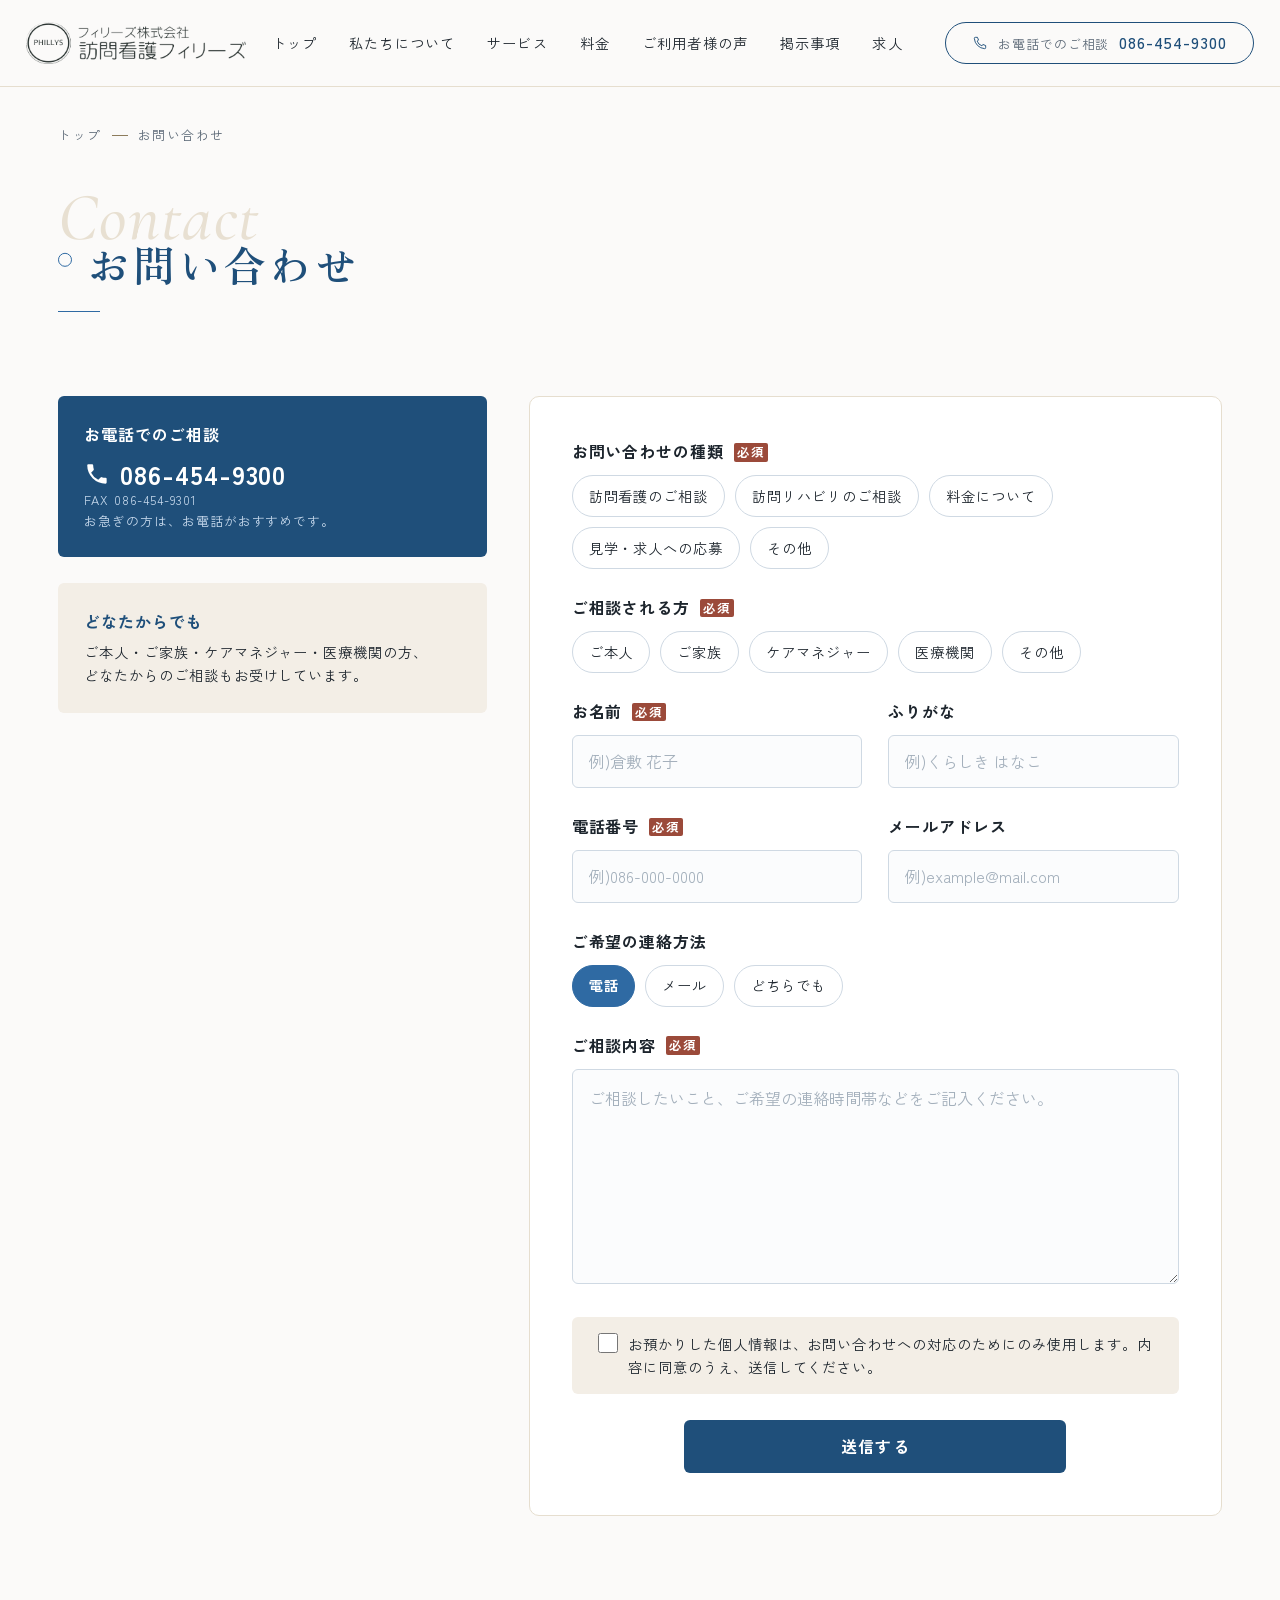
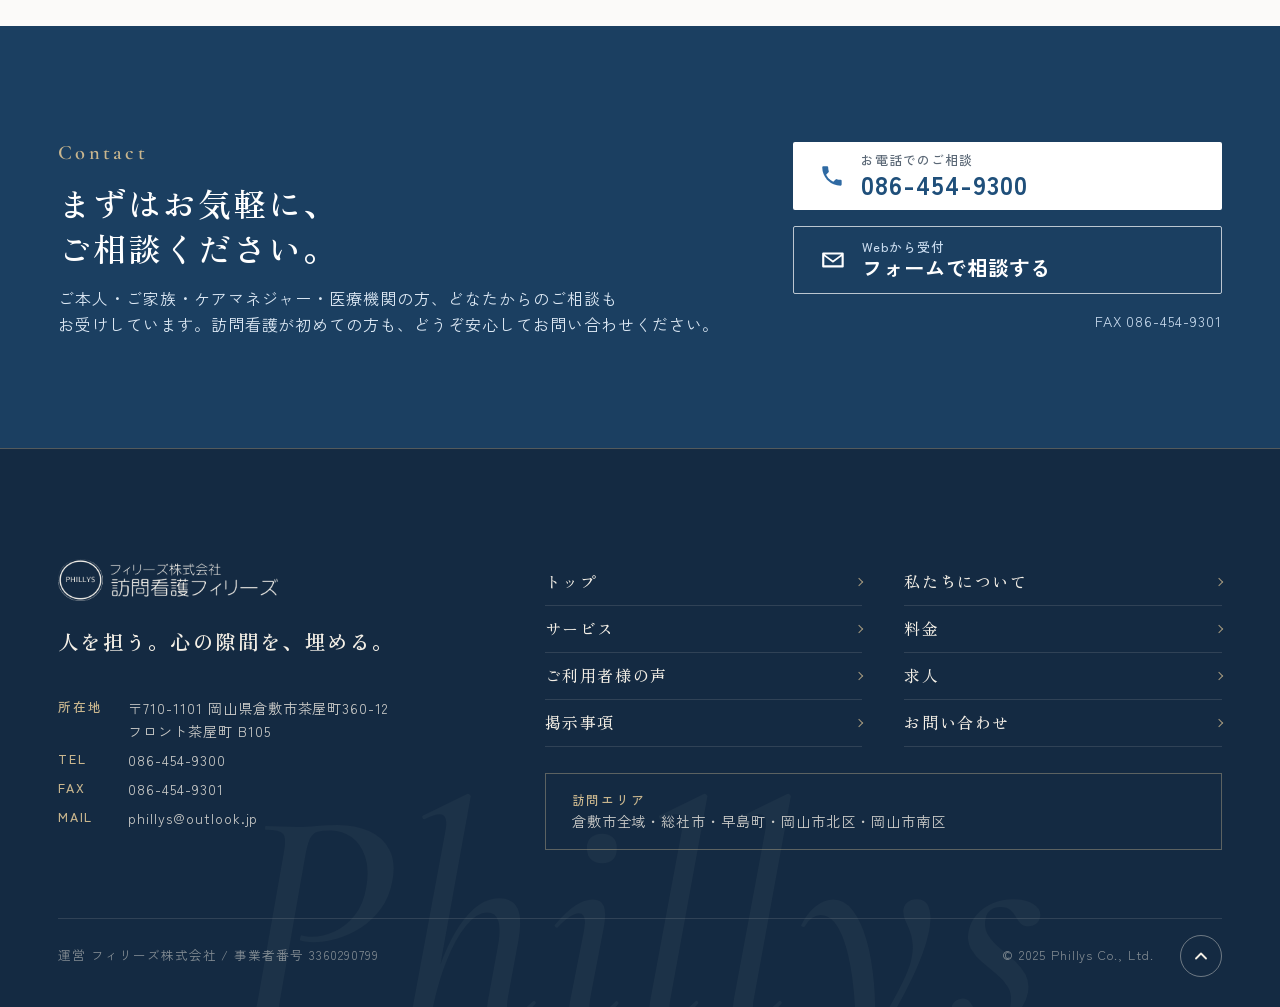
<file: contact.html>
<!doctype html>
<html lang="ja"><head><meta charset="utf-8"><meta name="viewport" content="width=device-width,initial-scale=1">
<title>お問い合わせ | 訪問看護フィリーズ</title><meta name="description" content="訪問看護フィリーズへのお問い合わせ。訪問看護・訪問リハビリのご相談、料金、見学・求人への応募など、お気軽にご連絡ください。">
<meta property="og:title" content="お問い合わせ | 訪問看護フィリーズ"><meta property="og:description" content="訪問看護フィリーズへのお問い合わせページです。"><meta property="og:type" content="website">
<link rel="icon" href="img/logo-mark.png"><link rel="preconnect" href="https://fonts.googleapis.com"><link rel="preconnect" href="https://fonts.gstatic.com" crossorigin><link rel="stylesheet" href="https://fonts.googleapis.com/css2?family=Zen+Kaku+Gothic+New:wght@400;500;700&family=Zen+Old+Mincho:wght@500;600;700&family=Cormorant+Garamond:ital,wght@0,500;0,600;1,500&display=swap"><link rel="stylesheet" href="style.css?v=20261123n"><script>document.documentElement.classList.add("js-fill")</script><script>(function(){var d=document.documentElement,p=location.pathname.split("/").pop()||"index.html",top=p==="index.html",seen=false;try{seen=sessionStorage.getItem("ph-ld")==="1";sessionStorage.setItem("ph-ld","1")}catch(e){}var rm=window.matchMedia&&matchMedia("(prefers-reduced-motion: reduce)").matches;var rl=false;try{var n=performance.getEntriesByType("navigation")[0];rl=n?n.type==="reload":(performance.navigation&&performance.navigation.type===1)}catch(e){}if(!rm&&(top||!seen||rl))d.classList.add("ld-on");})();</script></head><body><div class="ld" aria-hidden="true"><div class="ld-in"><div class="ld-mark"><svg class="ld-ring" viewBox="0 0 120 120"><circle cx="60" cy="60" r="57"/></svg><img src="img/logo-mark.png" alt="" width="84" height="84"></div><p class="ld-name">Phillys</p><p class="ld-sub">訪問看護フィリーズ</p></div></div>
<header class="hd hd2"><div class="hd-in">
<input type="checkbox" id="mn" class="mn-t">
<a class="brand" href="index.html"><img src="img/logo.png" alt="フィリーズ株式会社 訪問看護フィリーズ" width="250" height="48"></a>
<nav class="gn" aria-label="メインメニュー"><a href="index.html">トップ</a><a href="about.html">私たちについて</a><a href="service.html">サービス</a><a href="price.html">料金</a><a href="voice.html">ご利用者様の声</a><a href="notice.html">掲示事項</a><a href="recruit.html">求人</a><a class="gn-contact" href="contact.html" aria-current=page>お問い合わせ</a><div class="gn-foot"><p class="gn-foot-l">Contact</p><a class="gn-tel" href="tel:0864549300"><svg viewBox="0 0 24 24" aria-hidden="true"><path d="M5 3.5h3.2l1.6 4.2-2.1 1.4a11.5 11.5 0 0 0 7.2 7.2l1.4-2.1 4.2 1.6V19a1.5 1.5 0 0 1-1.6 1.5A16.5 16.5 0 0 1 3.5 5.1 1.5 1.5 0 0 1 5 3.5z" fill="none" stroke="currentColor" stroke-width="1.4" stroke-linejoin="round"/></svg><span><small>お電話でのご相談</small>086-454-9300</span></a><p class="gn-addr">〒710-1101 岡山県倉敷市茶屋町360-12<br>フロント茶屋町 B105</p></div></nav>
<a class="hd-cta" href="tel:0864549300"><svg viewBox="0 0 24 24" aria-hidden="true"><path d="M5 3.5h3.2l1.6 4.2-2.1 1.4a11.5 11.5 0 0 0 7.2 7.2l1.4-2.1 4.2 1.6V19a1.5 1.5 0 0 1-1.6 1.5A16.5 16.5 0 0 1 3.5 5.1 1.5 1.5 0 0 1 5 3.5z" fill="none" stroke="currentColor" stroke-width="1.4" stroke-linejoin="round"/></svg><span><small>お電話でのご相談</small>086-454-9300</span></a>
<label for="mn" class="mn-b" aria-label="メニューを開く"><i></i><em>MENU</em></label>
</div></header>
<main>
<section class="pg-hero pr-hero"><div class="wrap">
<nav class="bc" aria-label="現在地"><a href="index.html">トップ</a><span aria-hidden="true">/</span>お問い合わせ</nav>
<div class="pg-hero-in"><div class="ab3-ttl"><p class="ab3-en">Contact</p><h1 class="pg-h">お問い合わせ</h1></div>
<p class="pg-lead">訪問看護のご相談、ご利用についてのご質問、見学・求人へのご応募など、お気軽にお問い合わせください。</p></div>
</div></section>

<section class="cf-sec"><div class="wrap cf-in">
<aside class="cf-side">
<div class="cf-tel"><p class="cf-tel-h">お電話でのご相談</p>
<a class="cf-tel-n" href="tel:0864549300"><svg viewBox="0 0 24 24" aria-hidden="true"><path d="M6.6 10.8a15.1 15.1 0 0 0 6.6 6.6l2.2-2.2a1 1 0 0 1 1-.25 11.4 11.4 0 0 0 3.6.57 1 1 0 0 1 1 1V20a1 1 0 0 1-1 1A17 17 0 0 1 3 4a1 1 0 0 1 1-1h3.5a1 1 0 0 1 1 1c0 1.25.2 2.45.57 3.57a1 1 0 0 1-.25 1z"/></svg>086-454-9300</a>
<p class="cf-tel-s">FAX 086-454-9301</p>
<p class="cf-tel-s">お急ぎの方は、お電話がおすすめです。</p></div>
<div class="cf-who"><p class="cf-who-h">どなたからでも</p><p>ご本人・ご家族・ケアマネジャー・医療機関の方、どなたからのご相談もお受けしています。</p></div>
</aside>

<form class="cf" id="cf" action="#" method="post" novalidate>
<div class="cf-row"><p class="cf-l" id="l-type">お問い合わせの種類<em>必須</em></p>
<div class="cf-chips" role="radiogroup" aria-labelledby="l-type"><label class="cf-chip"><input type="radio" name="お問い合わせの種類" value="訪問看護のご相談" required><span>訪問看護のご相談</span></label><label class="cf-chip"><input type="radio" name="お問い合わせの種類" value="訪問リハビリのご相談"><span>訪問リハビリのご相談</span></label><label class="cf-chip"><input type="radio" name="お問い合わせの種類" value="料金について"><span>料金について</span></label><label class="cf-chip"><input type="radio" name="お問い合わせの種類" value="見学・求人への応募"><span>見学・求人への応募</span></label><label class="cf-chip"><input type="radio" name="お問い合わせの種類" value="その他"><span>その他</span></label></div></div>
<div class="cf-row"><p class="cf-l" id="l-who">ご相談される方<em>必須</em></p>
<div class="cf-chips" role="radiogroup" aria-labelledby="l-who"><label class="cf-chip"><input type="radio" name="ご相談される方" value="ご本人" required><span>ご本人</span></label><label class="cf-chip"><input type="radio" name="ご相談される方" value="ご家族"><span>ご家族</span></label><label class="cf-chip"><input type="radio" name="ご相談される方" value="ケアマネジャー"><span>ケアマネジャー</span></label><label class="cf-chip"><input type="radio" name="ご相談される方" value="医療機関"><span>医療機関</span></label><label class="cf-chip"><input type="radio" name="ご相談される方" value="その他"><span>その他</span></label></div></div>
<div class="cf-grid">
<div class="cf-row"><label class="cf-l" for="f-name">お名前<em>必須</em></label><input id="f-name" name="お名前" type="text" autocomplete="name" required placeholder="例)倉敷 花子"></div>
<div class="cf-row"><label class="cf-l" for="f-kana">ふりがな</label><input id="f-kana" name="ふりがな" type="text" placeholder="例)くらしき はなこ"></div>
<div class="cf-row"><label class="cf-l" for="f-tel">電話番号<em>必須</em></label><input id="f-tel" name="電話番号" type="tel" autocomplete="tel" inputmode="tel" required placeholder="例)086-000-0000"></div>
<div class="cf-row"><label class="cf-l" for="f-mail">メールアドレス</label><input id="f-mail" name="email" type="email" autocomplete="email" placeholder="例)example@mail.com"></div>
</div>
<div class="cf-row"><p class="cf-l" id="l-how">ご希望の連絡方法</p>
<div class="cf-chips" role="radiogroup" aria-labelledby="l-how"><label class="cf-chip"><input type="radio" name="ご希望の連絡方法" value="電話" checked><span>電話</span></label><label class="cf-chip"><input type="radio" name="ご希望の連絡方法" value="メール"><span>メール</span></label><label class="cf-chip"><input type="radio" name="ご希望の連絡方法" value="どちらでも"><span>どちらでも</span></label></div></div>
<div class="cf-row"><label class="cf-l" for="f-msg">ご相談内容<em>必須</em></label><textarea id="f-msg" name="ご相談内容" rows="7" required placeholder="ご相談したいこと、ご希望の連絡時間帯などをご記入ください。"></textarea></div>
<label class="cf-agree"><input type="checkbox" id="f-agree" name="個人情報の取り扱い" value="同意する" required><span>お預かりした個人情報は、お問い合わせへの対応のためにのみ使用します。内容に同意のうえ、送信してください。</span></label>
<p class="cf-err" id="cf-err" role="alert" hidden></p>
<button class="cf-submit" type="submit">送信する</button>
</form>
</div></section>

<section class="cf-done" id="cf-done" hidden><div class="wrap"><h2>送信が完了しました</h2><p>お問い合わせありがとうございます。内容を確認のうえ、担当者よりご連絡いたします。お急ぎの場合は、お電話(086-454-9300)でご連絡ください。</p><a class="sv4-btn" href="index.html">トップへ戻る</a></div></section>
</main><nav class="mbar3" aria-label="お問い合わせ"><a class="m3-tel" href="tel:0864549300"><svg viewBox="0 0 24 24" aria-hidden="true"><path d="M5 3.5h3.2l1.6 4.2-2.1 1.4a11.5 11.5 0 0 0 7.2 7.2l1.4-2.1 4.2 1.6V19a1.5 1.5 0 0 1-1.6 1.5A16.5 16.5 0 0 1 3.5 5.1 1.5 1.5 0 0 1 5 3.5z" fill="none" stroke="currentColor" stroke-width="1.4" stroke-linejoin="round"/></svg><span>086-454-9300</span></a><a class="m3-form" href="#cf"><span>フォームで相談</span><svg viewBox="0 0 24 24" aria-hidden="true"><path d="M4 12h15m-5-5 5 5-5 5" fill="none" stroke="currentColor" stroke-width="1.4" stroke-linecap="round" stroke-linejoin="round"/></svg></a></nav>
<section class="cta2"><div class="wrap cta2-in">
<div class="cta2-txt"><p class="cta2-en">Contact</p><h2>まずはお気軽に、<br>ご相談ください。</h2>
<p>ご本人・ご家族・ケアマネジャー・医療機関の方、どなたからのご相談もお受けしています。訪問看護が初めての方も、どうぞ安心してお問い合わせください。</p></div>
<div class="cta2-acts">
<a class="cta2-tel" href="tel:0864549300"><svg viewBox="0 0 24 24" aria-hidden="true"><path d="M6.6 10.8a15.1 15.1 0 0 0 6.6 6.6l2.2-2.2a1 1 0 0 1 1-.25 11.4 11.4 0 0 0 3.6.57 1 1 0 0 1 1 1V20a1 1 0 0 1-1 1A17 17 0 0 1 3 4a1 1 0 0 1 1-1h3.5a1 1 0 0 1 1 1c0 1.25.2 2.45.57 3.57a1 1 0 0 1-.25 1z"/></svg><span><small>お電話でのご相談</small>086-454-9300</span></a>
<a class="cta2-form" href="contact.html"><svg viewBox="0 0 24 24" aria-hidden="true"><path d="M3 5h18a1 1 0 0 1 1 1v12a1 1 0 0 1-1 1H3a1 1 0 0 1-1-1V6a1 1 0 0 1 1-1zm1.4 2 7.6 5.6L19.6 7H4.4zM20 8.6l-7.4 5.5a1 1 0 0 1-1.2 0L4 8.6V17h16z"/></svg><span><small>Webから受付</small>フォームで相談する</span></a>
<p class="cta2-fax">FAX 086-454-9301</p>
</div></div></section>
<footer class="ft2"><div class="wrap">
<div class="ft2-top">
<div class="ft2-info">
<a class="ft2-logo" href="index.html"><img src="img/logo.png" alt="フィリーズ株式会社 訪問看護フィリーズ" width="250" height="48"></a>
<p class="ft2-catch">人を担う。心の隙間を、埋める。</p>
<dl class="ft2-dl">
<div><dt>所在地</dt><dd>〒710-1101 <span class="nw">岡山県倉敷市茶屋町360-12</span> フロント茶屋町 B105</dd></div>
<div><dt>TEL</dt><dd><a href="tel:0864549300">086-454-9300</a></dd></div>
<div><dt>FAX</dt><dd>086-454-9301</dd></div>
<div><dt>MAIL</dt><dd><a href="mailto:phillys@outlook.jp">phillys@outlook.jp</a></dd></div>
</dl>
</div>
<div class="ft2-side">
<nav class="ft2-nav" aria-label="フッターメニュー"><ul><li><a href="index.html">トップ</a></li><li><a href="about.html">私たちについて</a></li><li><a href="service.html">サービス</a></li><li><a href="price.html">料金</a></li><li><a href="voice.html">ご利用者様の声</a></li><li><a href="recruit.html">求人</a></li><li><a href="notice.html">掲示事項</a></li><li><a href="contact.html">お問い合わせ</a></li></ul></nav>
<div class="ft2-area"><p class="ft2-area-h">訪問エリア</p><p><span class="nw">倉敷市全域・</span><wbr><span class="nw">総社市・</span><wbr><span class="nw">早島町・</span><wbr><span class="nw">岡山市北区・</span><wbr><span class="nw">岡山市南区</span></p></div>
</div>
</div>
<div class="ft2-bot"><p><span class="nw">運営 フィリーズ株式会社</span> / <span class="nw">事業者番号 3360290799</span></p><p class="ft2-cp">&copy; 2025 Phillys Co., Ltd.</p>
<a class="ft2-top-btn" href="#" aria-label="ページの先頭へ戻る"><svg viewBox="0 0 24 24" aria-hidden="true"><path d="M6 15l6-6 6 6" fill="none" stroke="currentColor" stroke-width="2.2" stroke-linecap="round" stroke-linejoin="round"/></svg></a></div>
</div></footer>
<script>
(function(){var f=document.getElementById('cf');if(!f)return;var err=document.getElementById('cf-err'),btn=f.querySelector('.cf-submit');
f.addEventListener('submit',function(e){e.preventDefault();err.hidden=true;
 var miss=[];if(!f.querySelector('[name="お問い合わせの種類"]:checked'))miss.push('お問い合わせの種類');if(!f.querySelector('[name="ご相談される方"]:checked'))miss.push('ご相談される方');
 ['f-name','f-tel','f-msg'].forEach(function(id){var el=document.getElementById(id);if(!el.value.trim())miss.push(f.querySelector('label[for="'+id+'"]').childNodes[0].textContent);});
 var m=document.getElementById('f-mail');if(m.value&&!m.checkValidity())miss.push('メールアドレスの形式');
 if(!document.getElementById('f-agree').checked)miss.push('個人情報の取り扱いへの同意');
 if(miss.length){err.textContent='次の項目をご確認ください:'+miss.join('、');err.hidden=false;err.scrollIntoView({block:'center',behavior:'smooth'});return;}
 document.querySelector('.cf-sec').hidden=true;var d=document.getElementById('cf-done');d.hidden=false;d.scrollIntoView({block:'start'});
});})();
</script><script>
(function(){var t=document.querySelectorAll('.ab3-ttl,.pg-hero-in,.fv4,.st');
if(!('IntersectionObserver' in window)){t.forEach(function(e){e.classList.add('is-in')});return;}
var io=new IntersectionObserver(function(es){es.forEach(function(e){if(e.isIntersecting){e.target.classList.add('is-in');io.unobserve(e.target);}})},{threshold:0,rootMargin:'0px 0px -12% 0px'});
t.forEach(function(e){io.observe(e)});})();
</script><script src="smooth.js?v=1"></script><script src="motion.js?v=12"></script><script>(function(){var d=document.documentElement;if(!d.classList.contains("ld-on"))return;var t0=performance.now(),MIN=2236,fired=false;function done(){if(fired)return;fired=true;var w=Math.max(0,MIN-(performance.now()-t0));setTimeout(function(){d.classList.add("ld-out");setTimeout(function(){d.classList.remove("ld-on","ld-out");document.dispatchEvent(new Event("ph:loaded"))},1000)},w)}function whenText(){var f=document.fonts&&document.fonts.ready;if(f){Promise.race([f,new Promise(function(r){setTimeout(r,1236)})]).then(done)}else done()}if(document.readyState!=="loading")whenText();else document.addEventListener("DOMContentLoaded",whenText);setTimeout(done,3618);})();</script></body></html>
</file>
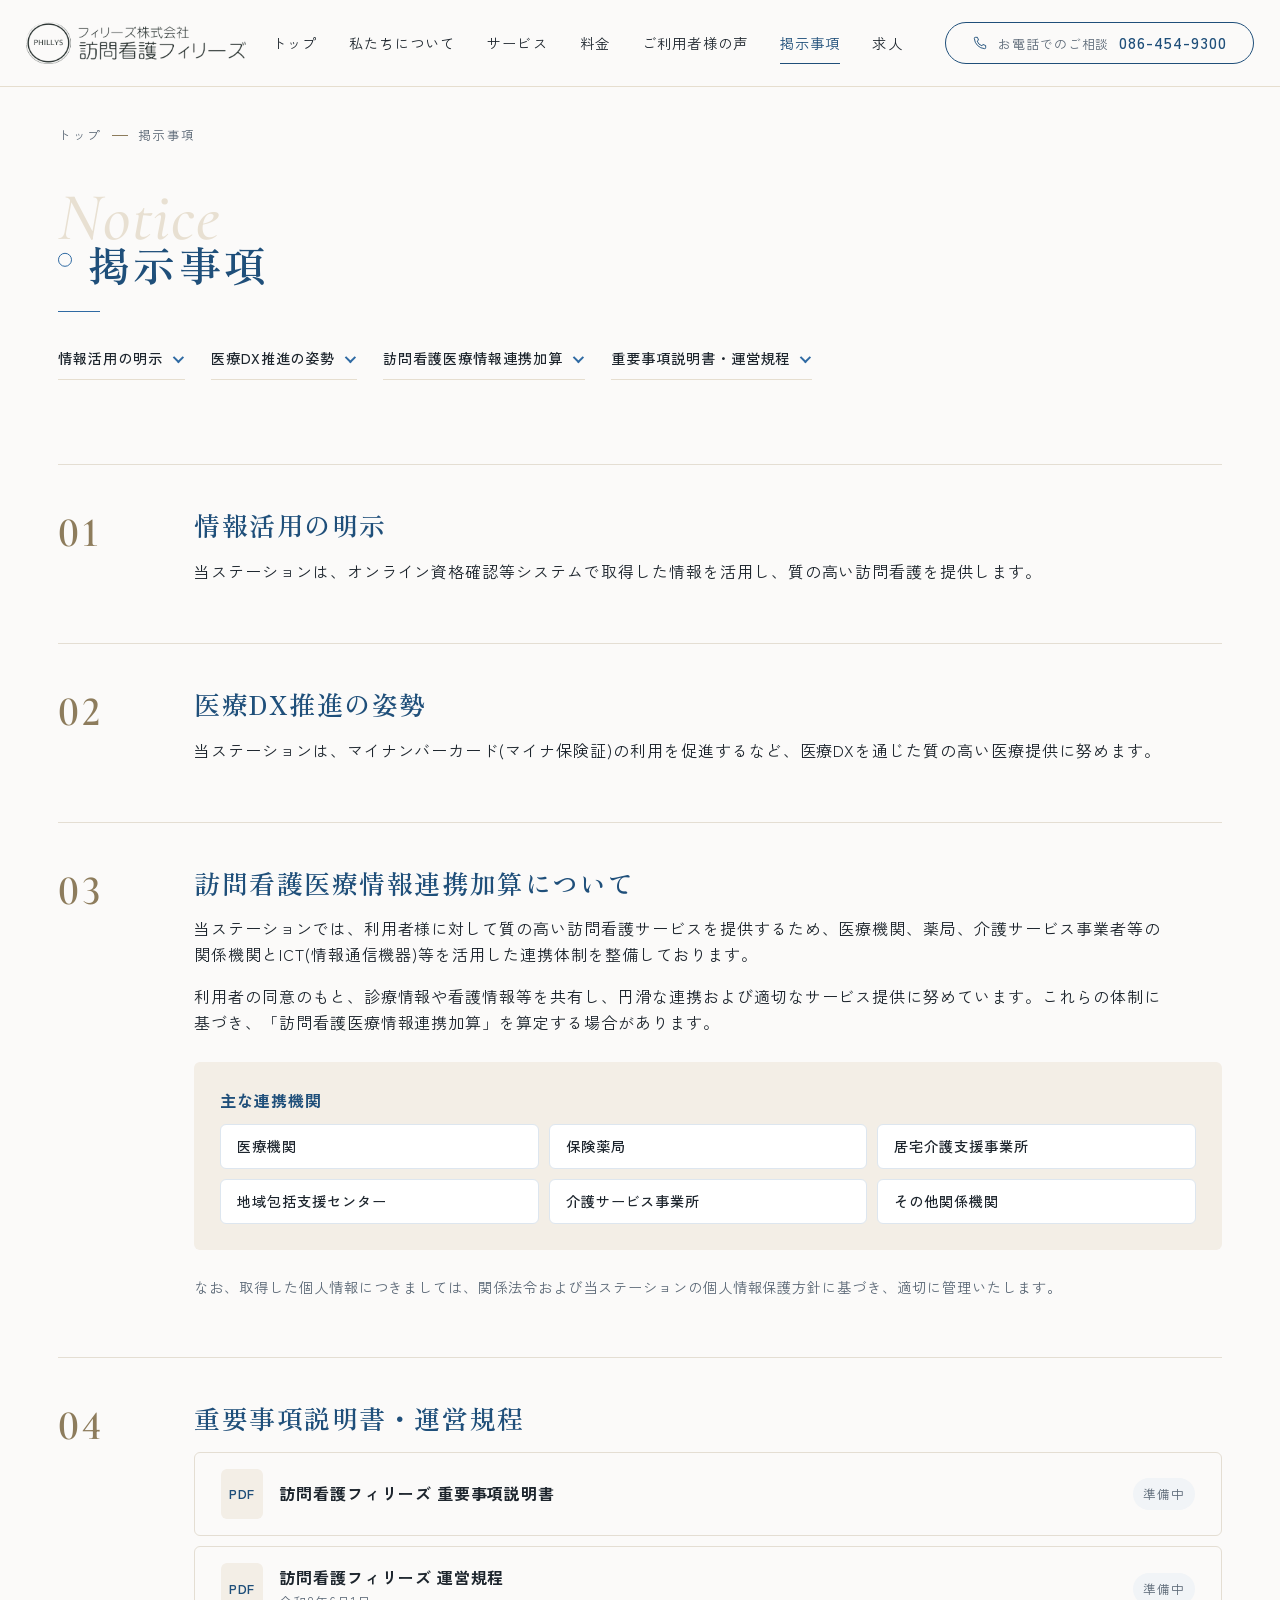
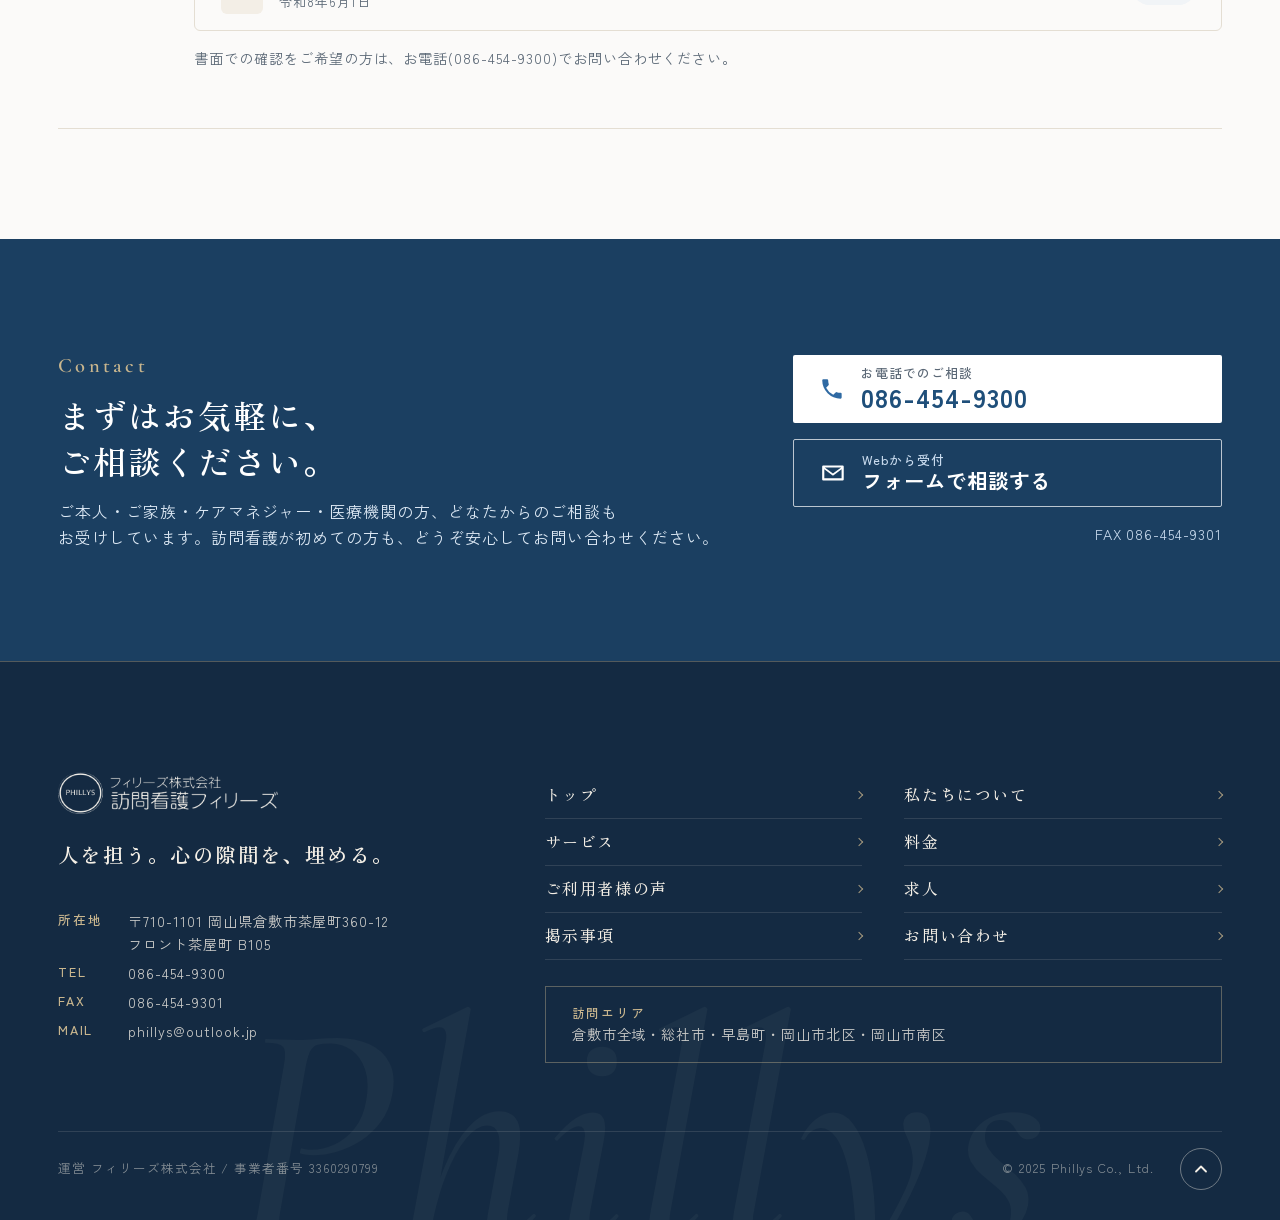
<file: notice.html>
<!doctype html>
<html lang="ja"><head><meta charset="utf-8"><meta name="viewport" content="width=device-width,initial-scale=1">
<title>掲示事項 | 訪問看護フィリーズ</title><meta name="description" content="訪問看護フィリーズの掲示事項。情報活用の明示、医療DX推進、訪問看護医療情報連携加算、重要事項説明書・運営規程。">
<meta property="og:title" content="掲示事項 | 訪問看護フィリーズ"><meta property="og:description" content="訪問看護フィリーズの掲示事項。情報活用の明示、医療DX推進、訪問看護医療情報連携加算、重要事項説明書・運営規程。"><meta property="og:type" content="website">
<link rel="icon" href="img/logo-mark.png"><link rel="preconnect" href="https://fonts.googleapis.com"><link rel="preconnect" href="https://fonts.gstatic.com" crossorigin><link rel="stylesheet" href="https://fonts.googleapis.com/css2?family=Zen+Kaku+Gothic+New:wght@400;500;700&family=Zen+Old+Mincho:wght@500;600;700&family=Cormorant+Garamond:ital,wght@0,500;0,600;1,500&display=swap"><link rel="stylesheet" href="style.css?v=20261123n"><script>document.documentElement.classList.add("js-fill")</script><script>(function(){var d=document.documentElement,p=location.pathname.split("/").pop()||"index.html",top=p==="index.html",seen=false;try{seen=sessionStorage.getItem("ph-ld")==="1";sessionStorage.setItem("ph-ld","1")}catch(e){}var rm=window.matchMedia&&matchMedia("(prefers-reduced-motion: reduce)").matches;var rl=false;try{var n=performance.getEntriesByType("navigation")[0];rl=n?n.type==="reload":(performance.navigation&&performance.navigation.type===1)}catch(e){}if(!rm&&(top||!seen||rl))d.classList.add("ld-on");})();</script></head><body><div class="ld" aria-hidden="true"><div class="ld-in"><div class="ld-mark"><svg class="ld-ring" viewBox="0 0 120 120"><circle cx="60" cy="60" r="57"/></svg><img src="img/logo-mark.png" alt="" width="84" height="84"></div><p class="ld-name">Phillys</p><p class="ld-sub">訪問看護フィリーズ</p></div></div>
<header class="hd hd2"><div class="hd-in">
<input type="checkbox" id="mn" class="mn-t">
<a class="brand" href="index.html"><img src="img/logo.png" alt="フィリーズ株式会社 訪問看護フィリーズ" width="250" height="48"></a>
<nav class="gn" aria-label="メインメニュー"><a href="index.html">トップ</a><a href="about.html">私たちについて</a><a href="service.html">サービス</a><a href="price.html">料金</a><a href="voice.html">ご利用者様の声</a><a href="notice.html" aria-current=page>掲示事項</a><a href="recruit.html">求人</a><a class="gn-contact" href="contact.html">お問い合わせ</a><div class="gn-foot"><p class="gn-foot-l">Contact</p><a class="gn-tel" href="tel:0864549300"><svg viewBox="0 0 24 24" aria-hidden="true"><path d="M5 3.5h3.2l1.6 4.2-2.1 1.4a11.5 11.5 0 0 0 7.2 7.2l1.4-2.1 4.2 1.6V19a1.5 1.5 0 0 1-1.6 1.5A16.5 16.5 0 0 1 3.5 5.1 1.5 1.5 0 0 1 5 3.5z" fill="none" stroke="currentColor" stroke-width="1.4" stroke-linejoin="round"/></svg><span><small>お電話でのご相談</small>086-454-9300</span></a><p class="gn-addr">〒710-1101 岡山県倉敷市茶屋町360-12<br>フロント茶屋町 B105</p></div></nav>
<a class="hd-cta" href="tel:0864549300"><svg viewBox="0 0 24 24" aria-hidden="true"><path d="M5 3.5h3.2l1.6 4.2-2.1 1.4a11.5 11.5 0 0 0 7.2 7.2l1.4-2.1 4.2 1.6V19a1.5 1.5 0 0 1-1.6 1.5A16.5 16.5 0 0 1 3.5 5.1 1.5 1.5 0 0 1 5 3.5z" fill="none" stroke="currentColor" stroke-width="1.4" stroke-linejoin="round"/></svg><span><small>お電話でのご相談</small>086-454-9300</span></a>
<label for="mn" class="mn-b" aria-label="メニューを開く"><i></i><em>MENU</em></label>
</div></header>
<main>
<section class="pg-hero pr-hero"><div class="wrap">
<nav class="bc" aria-label="現在地"><a href="index.html">トップ</a><span aria-hidden="true">/</span>掲示事項</nav>
<div class="pg-hero-in"><div class="ab3-ttl"><p class="ab3-en">Notice</p><h1 class="pg-h">掲示事項</h1></div>
<p class="pg-lead">訪問看護フィリーズの取り組みと、ご利用にあたって大切な事項をお知らせします。</p></div>
<ul class="sp-jump"><li><a href="#n1">情報活用の明示</a></li><li><a href="#n2">医療DX推進の姿勢</a></li><li><a href="#n3">訪問看護医療情報連携加算</a></li><li><a href="#n4">重要事項説明書・運営規程</a></li></ul>
</div></section>

<section class="nt"><div class="wrap nt-list">
<article class="nt-item" id="n1"><p class="nt-no">01</p><div class="nt-body"><h2>情報活用の明示</h2>
<p>当ステーションは、オンライン資格確認等システムで取得した情報を活用し、質の高い訪問看護を提供します。</p></div></article>

<article class="nt-item" id="n2"><p class="nt-no">02</p><div class="nt-body"><h2>医療DX推進の姿勢</h2>
<p>当ステーションは、マイナンバーカード(マイナ保険証)の利用を促進するなど、医療DXを通じた質の高い医療提供に努めます。</p></div></article>

<article class="nt-item" id="n3"><p class="nt-no">03</p><div class="nt-body"><h2>訪問看護医療情報連携加算について</h2>
<p>当ステーションでは、利用者様に対して質の高い訪問看護サービスを提供するため、医療機関、薬局、介護サービス事業者等の関係機関とICT(情報通信機器)等を活用した連携体制を整備しております。</p>
<p>利用者の同意のもと、診療情報や看護情報等を共有し、円滑な連携および適切なサービス提供に努めています。これらの体制に基づき、「訪問看護医療情報連携加算」を算定する場合があります。</p>
<div class="nt-box"><p class="nt-box-h">主な連携機関</p><ul class="nt-orgs"><li>医療機関</li><li>保険薬局</li><li>居宅介護支援事業所</li><li>地域包括支援センター</li><li>介護サービス事業所</li><li>その他関係機関</li></ul></div>
<p class="nt-small">なお、取得した個人情報につきましては、関係法令および当ステーションの個人情報保護方針に基づき、適切に管理いたします。</p></div></article>

<article class="nt-item" id="n4"><p class="nt-no">04</p><div class="nt-body"><h2>重要事項説明書・運営規程</h2>
<ul class="nt-docs">
<li><span class="nt-doc-ic" aria-hidden="true">PDF</span><span class="nt-doc-t">訪問看護フィリーズ 重要事項説明書</span><span class="nt-doc-s">準備中</span></li>
<li><span class="nt-doc-ic" aria-hidden="true">PDF</span><span class="nt-doc-t">訪問看護フィリーズ 運営規程<small>令和8年6月1日</small></span><span class="nt-doc-s">準備中</span></li>
</ul>
<p class="nt-small">書面での確認をご希望の方は、お電話(086-454-9300)でお問い合わせください。</p></div></article>
</div></section>
</main><nav class="mbar3" aria-label="お問い合わせ"><a class="m3-tel" href="tel:0864549300"><svg viewBox="0 0 24 24" aria-hidden="true"><path d="M5 3.5h3.2l1.6 4.2-2.1 1.4a11.5 11.5 0 0 0 7.2 7.2l1.4-2.1 4.2 1.6V19a1.5 1.5 0 0 1-1.6 1.5A16.5 16.5 0 0 1 3.5 5.1 1.5 1.5 0 0 1 5 3.5z" fill="none" stroke="currentColor" stroke-width="1.4" stroke-linejoin="round"/></svg><span>086-454-9300</span></a><a class="m3-form" href="contact.html"><span>フォームで相談</span><svg viewBox="0 0 24 24" aria-hidden="true"><path d="M4 12h15m-5-5 5 5-5 5" fill="none" stroke="currentColor" stroke-width="1.4" stroke-linecap="round" stroke-linejoin="round"/></svg></a></nav>
<section class="cta2"><div class="wrap cta2-in">
<div class="cta2-txt"><p class="cta2-en">Contact</p><h2>まずはお気軽に、<br>ご相談ください。</h2>
<p>ご本人・ご家族・ケアマネジャー・医療機関の方、どなたからのご相談もお受けしています。訪問看護が初めての方も、どうぞ安心してお問い合わせください。</p></div>
<div class="cta2-acts">
<a class="cta2-tel" href="tel:0864549300"><svg viewBox="0 0 24 24" aria-hidden="true"><path d="M6.6 10.8a15.1 15.1 0 0 0 6.6 6.6l2.2-2.2a1 1 0 0 1 1-.25 11.4 11.4 0 0 0 3.6.57 1 1 0 0 1 1 1V20a1 1 0 0 1-1 1A17 17 0 0 1 3 4a1 1 0 0 1 1-1h3.5a1 1 0 0 1 1 1c0 1.25.2 2.45.57 3.57a1 1 0 0 1-.25 1z"/></svg><span><small>お電話でのご相談</small>086-454-9300</span></a>
<a class="cta2-form" href="contact.html"><svg viewBox="0 0 24 24" aria-hidden="true"><path d="M3 5h18a1 1 0 0 1 1 1v12a1 1 0 0 1-1 1H3a1 1 0 0 1-1-1V6a1 1 0 0 1 1-1zm1.4 2 7.6 5.6L19.6 7H4.4zM20 8.6l-7.4 5.5a1 1 0 0 1-1.2 0L4 8.6V17h16z"/></svg><span><small>Webから受付</small>フォームで相談する</span></a>
<p class="cta2-fax">FAX 086-454-9301</p>
</div></div></section>
<footer class="ft2"><div class="wrap">
<div class="ft2-top">
<div class="ft2-info">
<a class="ft2-logo" href="index.html"><img src="img/logo.png" alt="フィリーズ株式会社 訪問看護フィリーズ" width="250" height="48"></a>
<p class="ft2-catch">人を担う。心の隙間を、埋める。</p>
<dl class="ft2-dl">
<div><dt>所在地</dt><dd>〒710-1101 <span class="nw">岡山県倉敷市茶屋町360-12</span> フロント茶屋町 B105</dd></div>
<div><dt>TEL</dt><dd><a href="tel:0864549300">086-454-9300</a></dd></div>
<div><dt>FAX</dt><dd>086-454-9301</dd></div>
<div><dt>MAIL</dt><dd><a href="mailto:phillys@outlook.jp">phillys@outlook.jp</a></dd></div>
</dl>
</div>
<div class="ft2-side">
<nav class="ft2-nav" aria-label="フッターメニュー"><ul><li><a href="index.html">トップ</a></li><li><a href="about.html">私たちについて</a></li><li><a href="service.html">サービス</a></li><li><a href="price.html">料金</a></li><li><a href="voice.html">ご利用者様の声</a></li><li><a href="recruit.html">求人</a></li><li><a href="notice.html">掲示事項</a></li><li><a href="contact.html">お問い合わせ</a></li></ul></nav>
<div class="ft2-area"><p class="ft2-area-h">訪問エリア</p><p><span class="nw">倉敷市全域・</span><wbr><span class="nw">総社市・</span><wbr><span class="nw">早島町・</span><wbr><span class="nw">岡山市北区・</span><wbr><span class="nw">岡山市南区</span></p></div>
</div>
</div>
<div class="ft2-bot"><p><span class="nw">運営 フィリーズ株式会社</span> / <span class="nw">事業者番号 3360290799</span></p><p class="ft2-cp">&copy; 2025 Phillys Co., Ltd.</p>
<a class="ft2-top-btn" href="#" aria-label="ページの先頭へ戻る"><svg viewBox="0 0 24 24" aria-hidden="true"><path d="M6 15l6-6 6 6" fill="none" stroke="currentColor" stroke-width="2.2" stroke-linecap="round" stroke-linejoin="round"/></svg></a></div>
</div></footer>
<script>
(function(){var t=document.querySelectorAll('.ab3-ttl,.pg-hero-in,.fv4,.st');
if(!('IntersectionObserver' in window)){t.forEach(function(e){e.classList.add('is-in')});return;}
var io=new IntersectionObserver(function(es){es.forEach(function(e){if(e.isIntersecting){e.target.classList.add('is-in');io.unobserve(e.target);}})},{threshold:0,rootMargin:'0px 0px -12% 0px'});
t.forEach(function(e){io.observe(e)});})();
</script><script src="smooth.js?v=1"></script><script src="motion.js?v=12"></script><script>(function(){var d=document.documentElement;if(!d.classList.contains("ld-on"))return;var t0=performance.now(),MIN=2236,fired=false;function done(){if(fired)return;fired=true;var w=Math.max(0,MIN-(performance.now()-t0));setTimeout(function(){d.classList.add("ld-out");setTimeout(function(){d.classList.remove("ld-on","ld-out");document.dispatchEvent(new Event("ph:loaded"))},1000)},w)}function whenText(){var f=document.fonts&&document.fonts.ready;if(f){Promise.race([f,new Promise(function(r){setTimeout(r,1236)})]).then(done)}else done()}if(document.readyState!=="loading")whenText();else document.addEventListener("DOMContentLoaded",whenText);setTimeout(done,3618);})();</script></body></html>
</file>
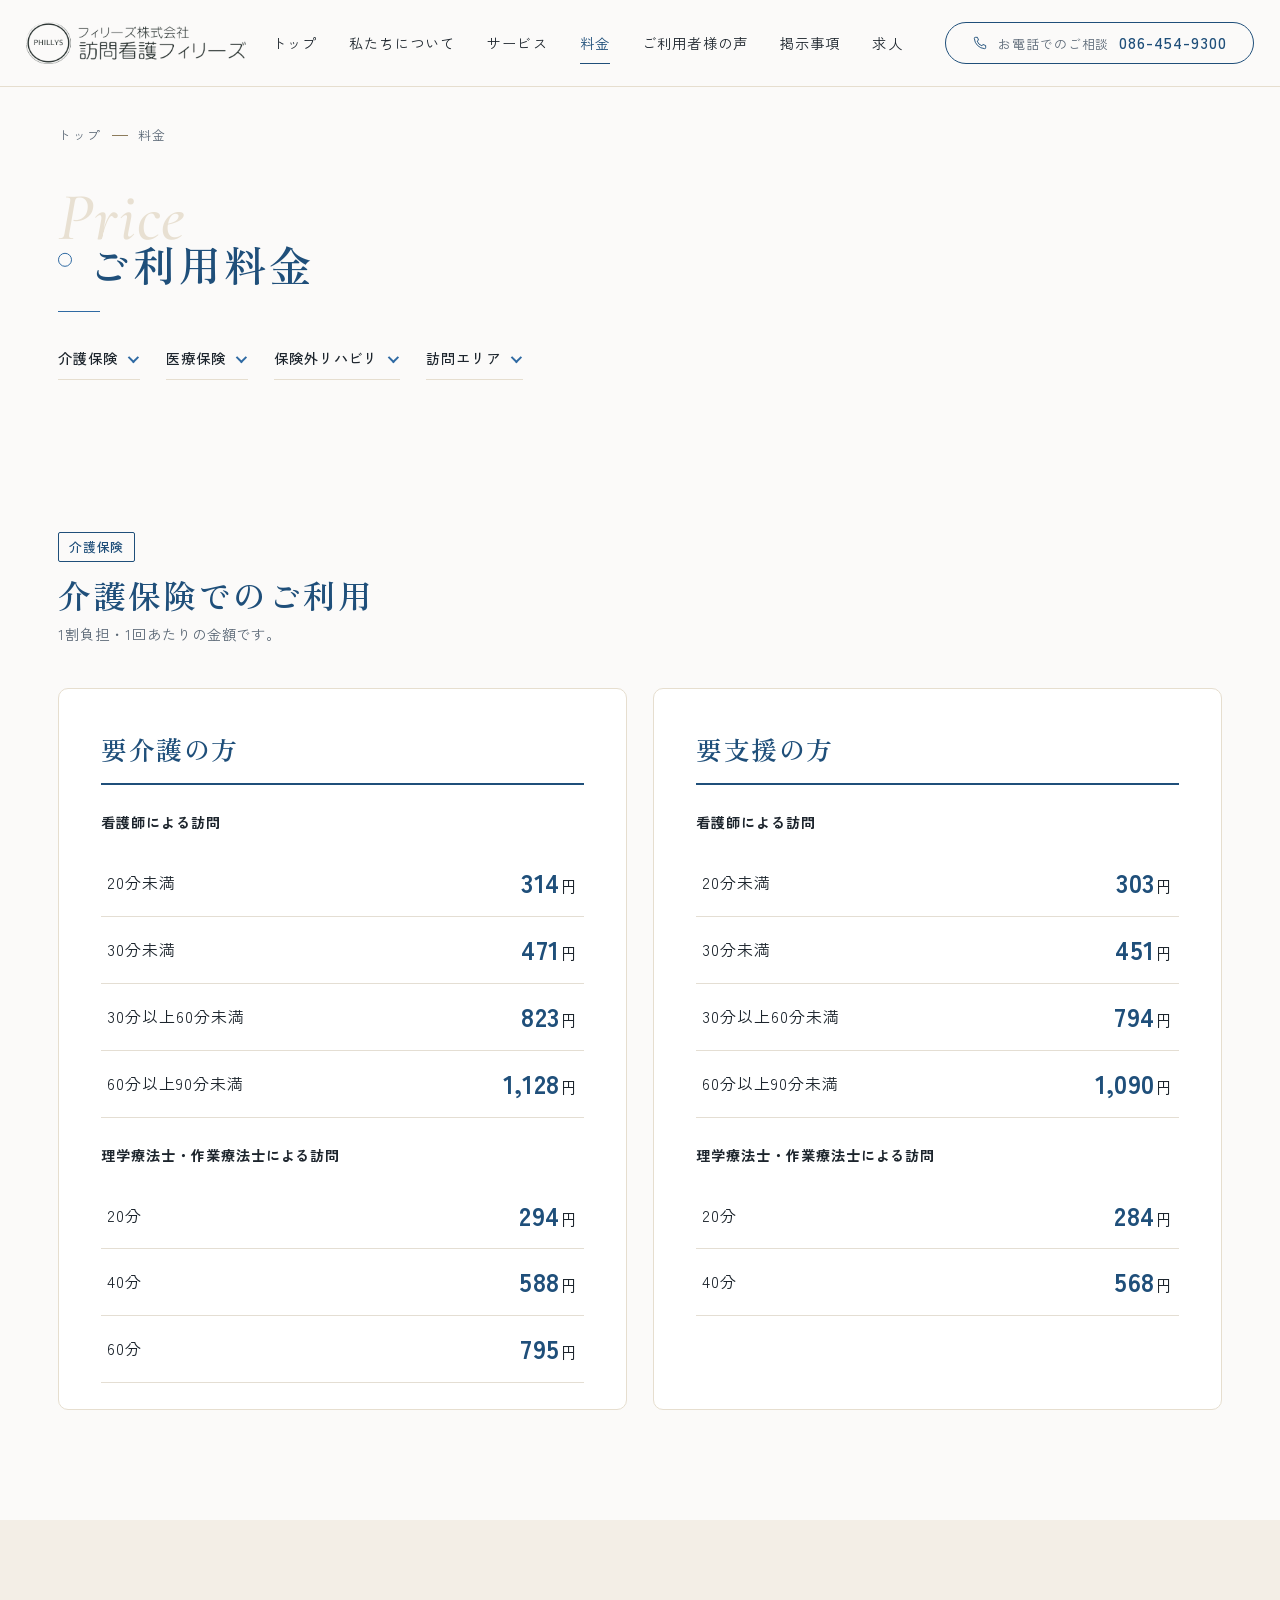
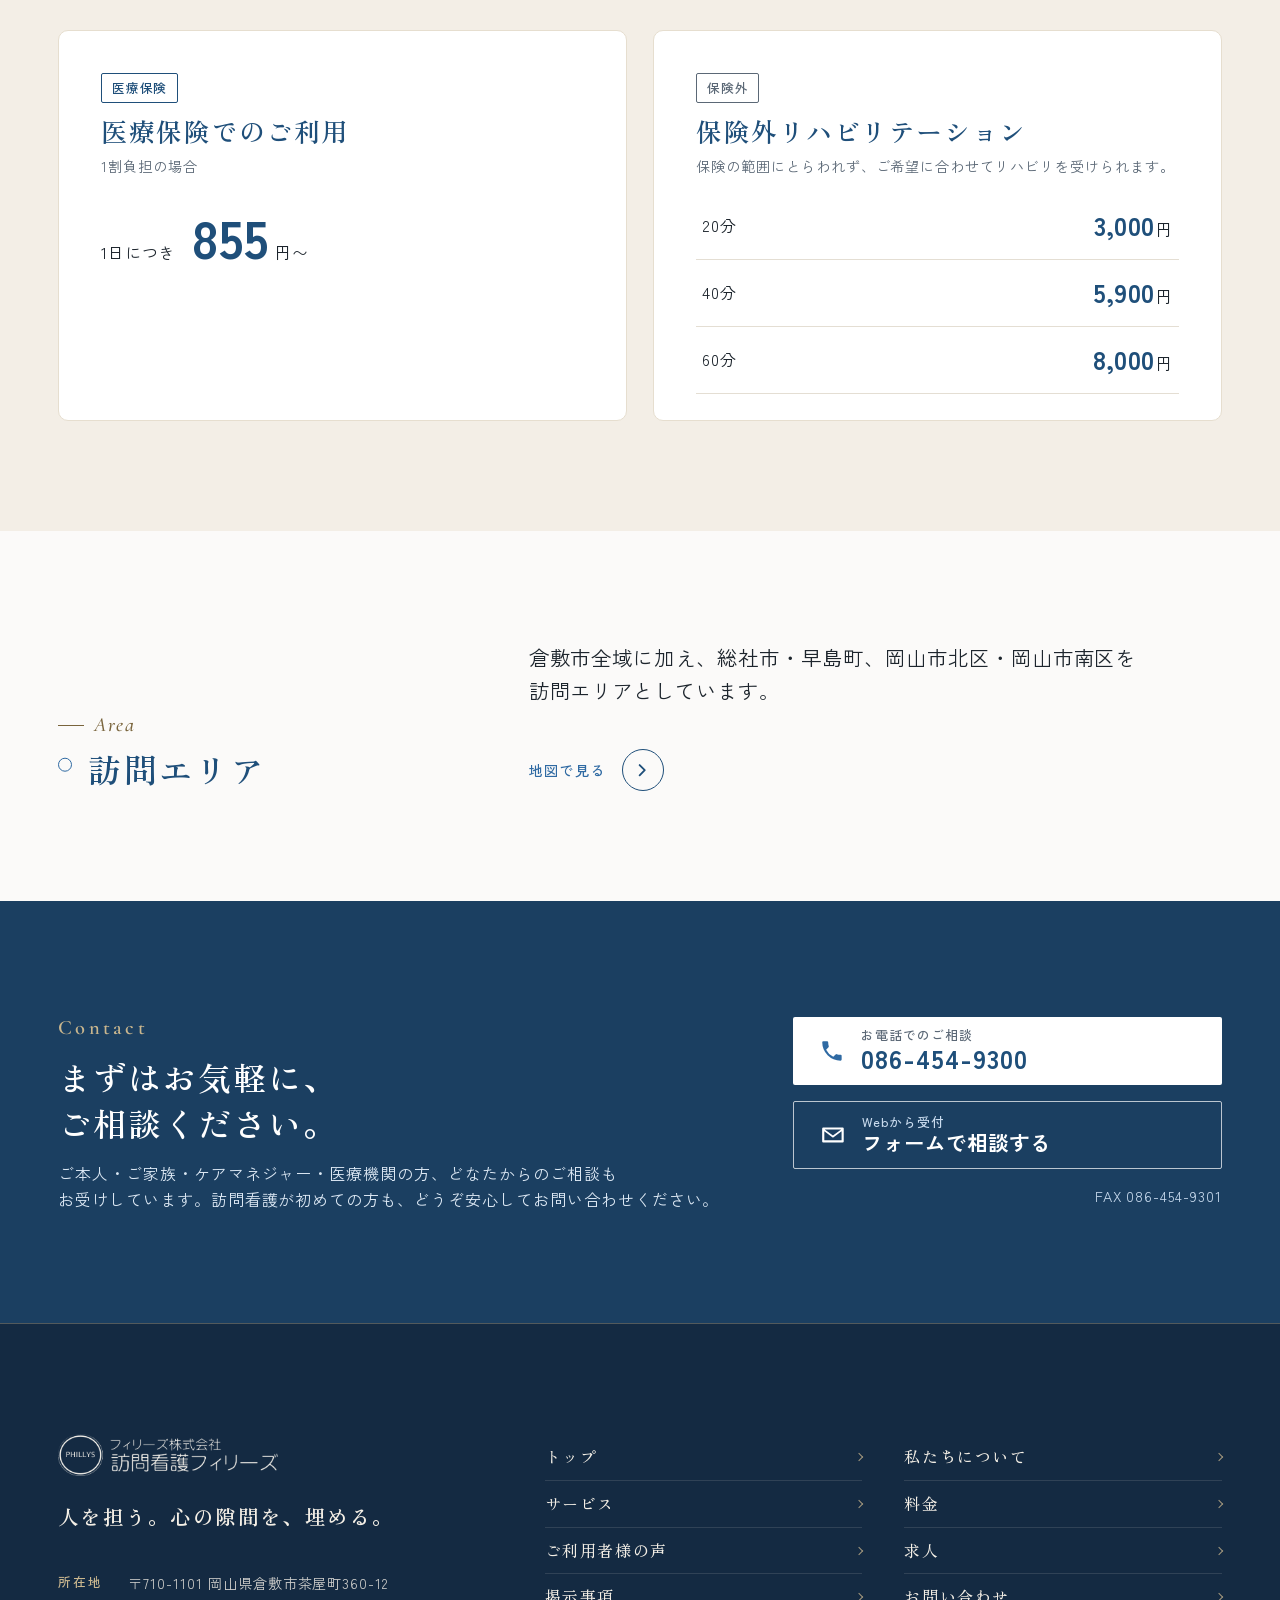
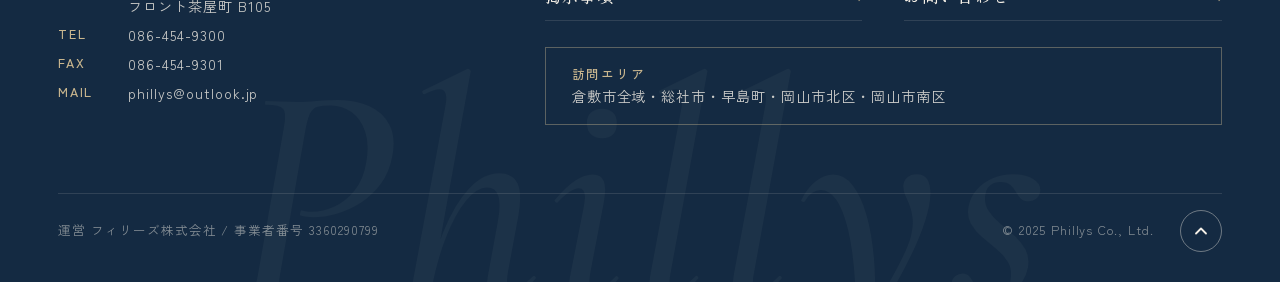
<file: price.html>
<!doctype html>
<html lang="ja"><head><meta charset="utf-8"><meta name="viewport" content="width=device-width,initial-scale=1">
<title>ご利用料金 | 訪問看護フィリーズ</title><meta name="description" content="訪問看護フィリーズの料金表。要介護・要支援・医療保険・保険外リハビリの料金と訪問エリアをご案内します。">
<meta property="og:title" content="ご利用料金 | 訪問看護フィリーズ"><meta property="og:description" content="訪問看護フィリーズの料金表。要介護・要支援・医療保険・保険外リハビリの料金と訪問エリアをご案内します。"><meta property="og:type" content="website">
<link rel="icon" href="img/logo-mark.png"><link rel="preconnect" href="https://fonts.googleapis.com"><link rel="preconnect" href="https://fonts.gstatic.com" crossorigin><link rel="stylesheet" href="https://fonts.googleapis.com/css2?family=Zen+Kaku+Gothic+New:wght@400;500;700&family=Zen+Old+Mincho:wght@500;600;700&family=Cormorant+Garamond:ital,wght@0,500;0,600;1,500&display=swap"><link rel="stylesheet" href="style.css?v=20261123n"><script>document.documentElement.classList.add("js-fill")</script><script>(function(){var d=document.documentElement,p=location.pathname.split("/").pop()||"index.html",top=p==="index.html",seen=false;try{seen=sessionStorage.getItem("ph-ld")==="1";sessionStorage.setItem("ph-ld","1")}catch(e){}var rm=window.matchMedia&&matchMedia("(prefers-reduced-motion: reduce)").matches;var rl=false;try{var n=performance.getEntriesByType("navigation")[0];rl=n?n.type==="reload":(performance.navigation&&performance.navigation.type===1)}catch(e){}if(!rm&&(top||!seen||rl))d.classList.add("ld-on");})();</script></head><body><div class="ld" aria-hidden="true"><div class="ld-in"><div class="ld-mark"><svg class="ld-ring" viewBox="0 0 120 120"><circle cx="60" cy="60" r="57"/></svg><img src="img/logo-mark.png" alt="" width="84" height="84"></div><p class="ld-name">Phillys</p><p class="ld-sub">訪問看護フィリーズ</p></div></div>
<header class="hd hd2"><div class="hd-in">
<input type="checkbox" id="mn" class="mn-t">
<a class="brand" href="index.html"><img src="img/logo.png" alt="フィリーズ株式会社 訪問看護フィリーズ" width="250" height="48"></a>
<nav class="gn" aria-label="メインメニュー"><a href="index.html">トップ</a><a href="about.html">私たちについて</a><a href="service.html">サービス</a><a href="price.html" aria-current=page>料金</a><a href="voice.html">ご利用者様の声</a><a href="notice.html">掲示事項</a><a href="recruit.html">求人</a><a class="gn-contact" href="contact.html">お問い合わせ</a><div class="gn-foot"><p class="gn-foot-l">Contact</p><a class="gn-tel" href="tel:0864549300"><svg viewBox="0 0 24 24" aria-hidden="true"><path d="M5 3.5h3.2l1.6 4.2-2.1 1.4a11.5 11.5 0 0 0 7.2 7.2l1.4-2.1 4.2 1.6V19a1.5 1.5 0 0 1-1.6 1.5A16.5 16.5 0 0 1 3.5 5.1 1.5 1.5 0 0 1 5 3.5z" fill="none" stroke="currentColor" stroke-width="1.4" stroke-linejoin="round"/></svg><span><small>お電話でのご相談</small>086-454-9300</span></a><p class="gn-addr">〒710-1101 岡山県倉敷市茶屋町360-12<br>フロント茶屋町 B105</p></div></nav>
<a class="hd-cta" href="tel:0864549300"><svg viewBox="0 0 24 24" aria-hidden="true"><path d="M5 3.5h3.2l1.6 4.2-2.1 1.4a11.5 11.5 0 0 0 7.2 7.2l1.4-2.1 4.2 1.6V19a1.5 1.5 0 0 1-1.6 1.5A16.5 16.5 0 0 1 3.5 5.1 1.5 1.5 0 0 1 5 3.5z" fill="none" stroke="currentColor" stroke-width="1.4" stroke-linejoin="round"/></svg><span><small>お電話でのご相談</small>086-454-9300</span></a>
<label for="mn" class="mn-b" aria-label="メニューを開く"><i></i><em>MENU</em></label>
</div></header>
<main>
<section class="pg-hero pr-hero"><div class="wrap">
<nav class="bc" aria-label="現在地"><a href="index.html">トップ</a><span aria-hidden="true">/</span>料金</nav>
<div class="pg-hero-in"><div class="ab3-ttl"><p class="ab3-en">Price</p><h1 class="pg-h">ご利用料金</h1></div>
<p class="pg-lead">介護保険・医療保険・保険外リハビリのいずれもご利用いただけます。料金について分からないことがあれば、お気軽にお問い合わせください。</p></div>
<ul class="sp-jump"><li><a href="#kaigo">介護保険</a></li><li><a href="#iryo">医療保険</a></li><li><a href="#jihi">保険外リハビリ</a></li><li><a href="#area">訪問エリア</a></li></ul>
</div></section>

<section class="pr-sec" id="kaigo"><div class="wrap">
<div class="pr-head"><span class="pr-tag">介護保険</span><h2>介護保険でのご利用</h2><p class="pr-note">1割負担・1回あたりの金額です。</p></div>
<div class="pr-grid">
<div class="pr-card"><h3 class="pr-h">要介護の方</h3>
<p class="pr-sub">看護師による訪問</p><table class="pr-tbl"><tbody><tr><th>20分未満</th><td><b>314</b>円</td></tr><tr><th>30分未満</th><td><b>471</b>円</td></tr><tr><th>30分以上60分未満</th><td><b>823</b>円</td></tr><tr><th>60分以上90分未満</th><td><b>1,128</b>円</td></tr></tbody></table>
<p class="pr-sub">理学療法士・作業療法士による訪問</p><table class="pr-tbl"><tbody><tr><th>20分</th><td><b>294</b>円</td></tr><tr><th>40分</th><td><b>588</b>円</td></tr><tr><th>60分</th><td><b>795</b>円</td></tr></tbody></table></div>
<div class="pr-card"><h3 class="pr-h">要支援の方</h3>
<p class="pr-sub">看護師による訪問</p><table class="pr-tbl"><tbody><tr><th>20分未満</th><td><b>303</b>円</td></tr><tr><th>30分未満</th><td><b>451</b>円</td></tr><tr><th>30分以上60分未満</th><td><b>794</b>円</td></tr><tr><th>60分以上90分未満</th><td><b>1,090</b>円</td></tr></tbody></table>
<p class="pr-sub">理学療法士・作業療法士による訪問</p><table class="pr-tbl"><tbody><tr><th>20分</th><td><b>284</b>円</td></tr><tr><th>40分</th><td><b>568</b>円</td></tr></tbody></table></div>
</div></div></section>

<section class="pr-sec pr-alt"><div class="wrap pr-grid">
<div class="pr-card" id="iryo"><span class="pr-tag">医療保険</span><h2 class="pr-h2">医療保険でのご利用</h2><p class="pr-note">1割負担の場合</p>
<p class="pr-big"><small>1日につき</small><b>855</b>円〜</p></div>
<div class="pr-card" id="jihi"><span class="pr-tag pr-tag2">保険外</span><h2 class="pr-h2">保険外<wbr>リハビリテーション</h2><p class="pr-note">保険の範囲にとらわれず、ご希望に合わせてリハビリを受けられます。</p>
<table class="pr-tbl"><tbody><tr><th>20分</th><td><b>3,000</b>円</td></tr><tr><th>40分</th><td><b>5,900</b>円</td></tr><tr><th>60分</th><td><b>8,000</b>円</td></tr></tbody></table></div>
</div></section>

<section class="pr-sec" id="area"><div class="wrap pr-area">
<div class="ab3-ttl"><p class="ab3-en">Area</p><h2>訪問エリア</h2></div>
<div><p class="pr-area-txt">倉敷市全域に加え、総社市・早島町、岡山市北区・岡山市南区を訪問エリアとしています。</p>
<a class="ab3-more" href="about.html#access">地図で見る<span aria-hidden="true"><svg viewBox="0 0 24 24"><path d="M9 6l6 6-6 6" fill="none" stroke="currentColor" stroke-width="2.2" stroke-linecap="round" stroke-linejoin="round"/></svg></span></a></div>
</div></section>
</main><nav class="mbar3" aria-label="お問い合わせ"><a class="m3-tel" href="tel:0864549300"><svg viewBox="0 0 24 24" aria-hidden="true"><path d="M5 3.5h3.2l1.6 4.2-2.1 1.4a11.5 11.5 0 0 0 7.2 7.2l1.4-2.1 4.2 1.6V19a1.5 1.5 0 0 1-1.6 1.5A16.5 16.5 0 0 1 3.5 5.1 1.5 1.5 0 0 1 5 3.5z" fill="none" stroke="currentColor" stroke-width="1.4" stroke-linejoin="round"/></svg><span>086-454-9300</span></a><a class="m3-form" href="contact.html"><span>フォームで相談</span><svg viewBox="0 0 24 24" aria-hidden="true"><path d="M4 12h15m-5-5 5 5-5 5" fill="none" stroke="currentColor" stroke-width="1.4" stroke-linecap="round" stroke-linejoin="round"/></svg></a></nav>
<section class="cta2"><div class="wrap cta2-in">
<div class="cta2-txt"><p class="cta2-en">Contact</p><h2>まずはお気軽に、<br>ご相談ください。</h2>
<p>ご本人・ご家族・ケアマネジャー・医療機関の方、どなたからのご相談もお受けしています。訪問看護が初めての方も、どうぞ安心してお問い合わせください。</p></div>
<div class="cta2-acts">
<a class="cta2-tel" href="tel:0864549300"><svg viewBox="0 0 24 24" aria-hidden="true"><path d="M6.6 10.8a15.1 15.1 0 0 0 6.6 6.6l2.2-2.2a1 1 0 0 1 1-.25 11.4 11.4 0 0 0 3.6.57 1 1 0 0 1 1 1V20a1 1 0 0 1-1 1A17 17 0 0 1 3 4a1 1 0 0 1 1-1h3.5a1 1 0 0 1 1 1c0 1.25.2 2.45.57 3.57a1 1 0 0 1-.25 1z"/></svg><span><small>お電話でのご相談</small>086-454-9300</span></a>
<a class="cta2-form" href="contact.html"><svg viewBox="0 0 24 24" aria-hidden="true"><path d="M3 5h18a1 1 0 0 1 1 1v12a1 1 0 0 1-1 1H3a1 1 0 0 1-1-1V6a1 1 0 0 1 1-1zm1.4 2 7.6 5.6L19.6 7H4.4zM20 8.6l-7.4 5.5a1 1 0 0 1-1.2 0L4 8.6V17h16z"/></svg><span><small>Webから受付</small>フォームで相談する</span></a>
<p class="cta2-fax">FAX 086-454-9301</p>
</div></div></section>
<footer class="ft2"><div class="wrap">
<div class="ft2-top">
<div class="ft2-info">
<a class="ft2-logo" href="index.html"><img src="img/logo.png" alt="フィリーズ株式会社 訪問看護フィリーズ" width="250" height="48"></a>
<p class="ft2-catch">人を担う。心の隙間を、埋める。</p>
<dl class="ft2-dl">
<div><dt>所在地</dt><dd>〒710-1101 <span class="nw">岡山県倉敷市茶屋町360-12</span> フロント茶屋町 B105</dd></div>
<div><dt>TEL</dt><dd><a href="tel:0864549300">086-454-9300</a></dd></div>
<div><dt>FAX</dt><dd>086-454-9301</dd></div>
<div><dt>MAIL</dt><dd><a href="mailto:phillys@outlook.jp">phillys@outlook.jp</a></dd></div>
</dl>
</div>
<div class="ft2-side">
<nav class="ft2-nav" aria-label="フッターメニュー"><ul><li><a href="index.html">トップ</a></li><li><a href="about.html">私たちについて</a></li><li><a href="service.html">サービス</a></li><li><a href="price.html">料金</a></li><li><a href="voice.html">ご利用者様の声</a></li><li><a href="recruit.html">求人</a></li><li><a href="notice.html">掲示事項</a></li><li><a href="contact.html">お問い合わせ</a></li></ul></nav>
<div class="ft2-area"><p class="ft2-area-h">訪問エリア</p><p><span class="nw">倉敷市全域・</span><wbr><span class="nw">総社市・</span><wbr><span class="nw">早島町・</span><wbr><span class="nw">岡山市北区・</span><wbr><span class="nw">岡山市南区</span></p></div>
</div>
</div>
<div class="ft2-bot"><p><span class="nw">運営 フィリーズ株式会社</span> / <span class="nw">事業者番号 3360290799</span></p><p class="ft2-cp">&copy; 2025 Phillys Co., Ltd.</p>
<a class="ft2-top-btn" href="#" aria-label="ページの先頭へ戻る"><svg viewBox="0 0 24 24" aria-hidden="true"><path d="M6 15l6-6 6 6" fill="none" stroke="currentColor" stroke-width="2.2" stroke-linecap="round" stroke-linejoin="round"/></svg></a></div>
</div></footer>
<script>
(function(){var t=document.querySelectorAll('.ab3-ttl,.pg-hero-in,.fv4,.st');
if(!('IntersectionObserver' in window)){t.forEach(function(e){e.classList.add('is-in')});return;}
var io=new IntersectionObserver(function(es){es.forEach(function(e){if(e.isIntersecting){e.target.classList.add('is-in');io.unobserve(e.target);}})},{threshold:0,rootMargin:'0px 0px -12% 0px'});
t.forEach(function(e){io.observe(e)});})();
</script><script src="smooth.js?v=1"></script><script src="motion.js?v=12"></script><script>(function(){var d=document.documentElement;if(!d.classList.contains("ld-on"))return;var t0=performance.now(),MIN=2236,fired=false;function done(){if(fired)return;fired=true;var w=Math.max(0,MIN-(performance.now()-t0));setTimeout(function(){d.classList.add("ld-out");setTimeout(function(){d.classList.remove("ld-on","ld-out");document.dispatchEvent(new Event("ph:loaded"))},1000)},w)}function whenText(){var f=document.fonts&&document.fonts.ready;if(f){Promise.race([f,new Promise(function(r){setTimeout(r,1236)})]).then(done)}else done()}if(document.readyState!=="loading")whenText();else document.addEventListener("DOMContentLoaded",whenText);setTimeout(done,3618);})();</script></body></html>
</file>
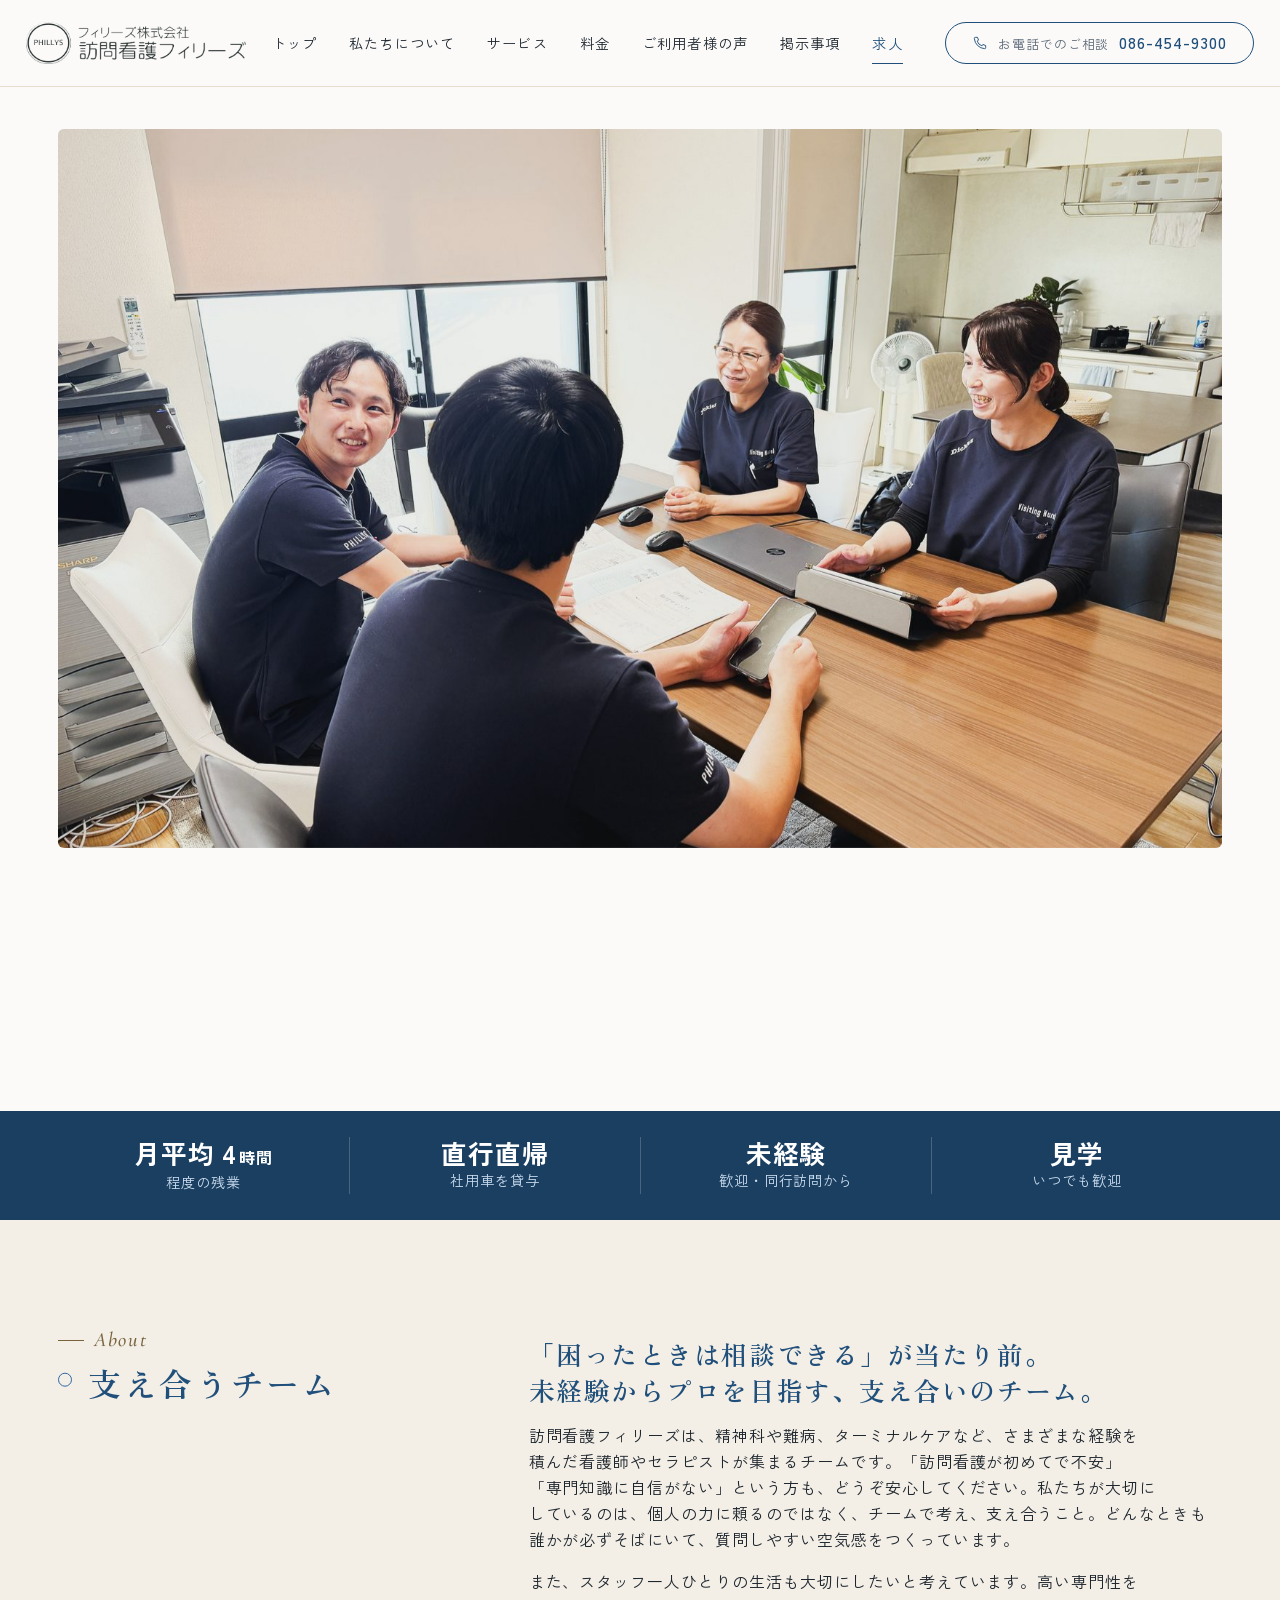
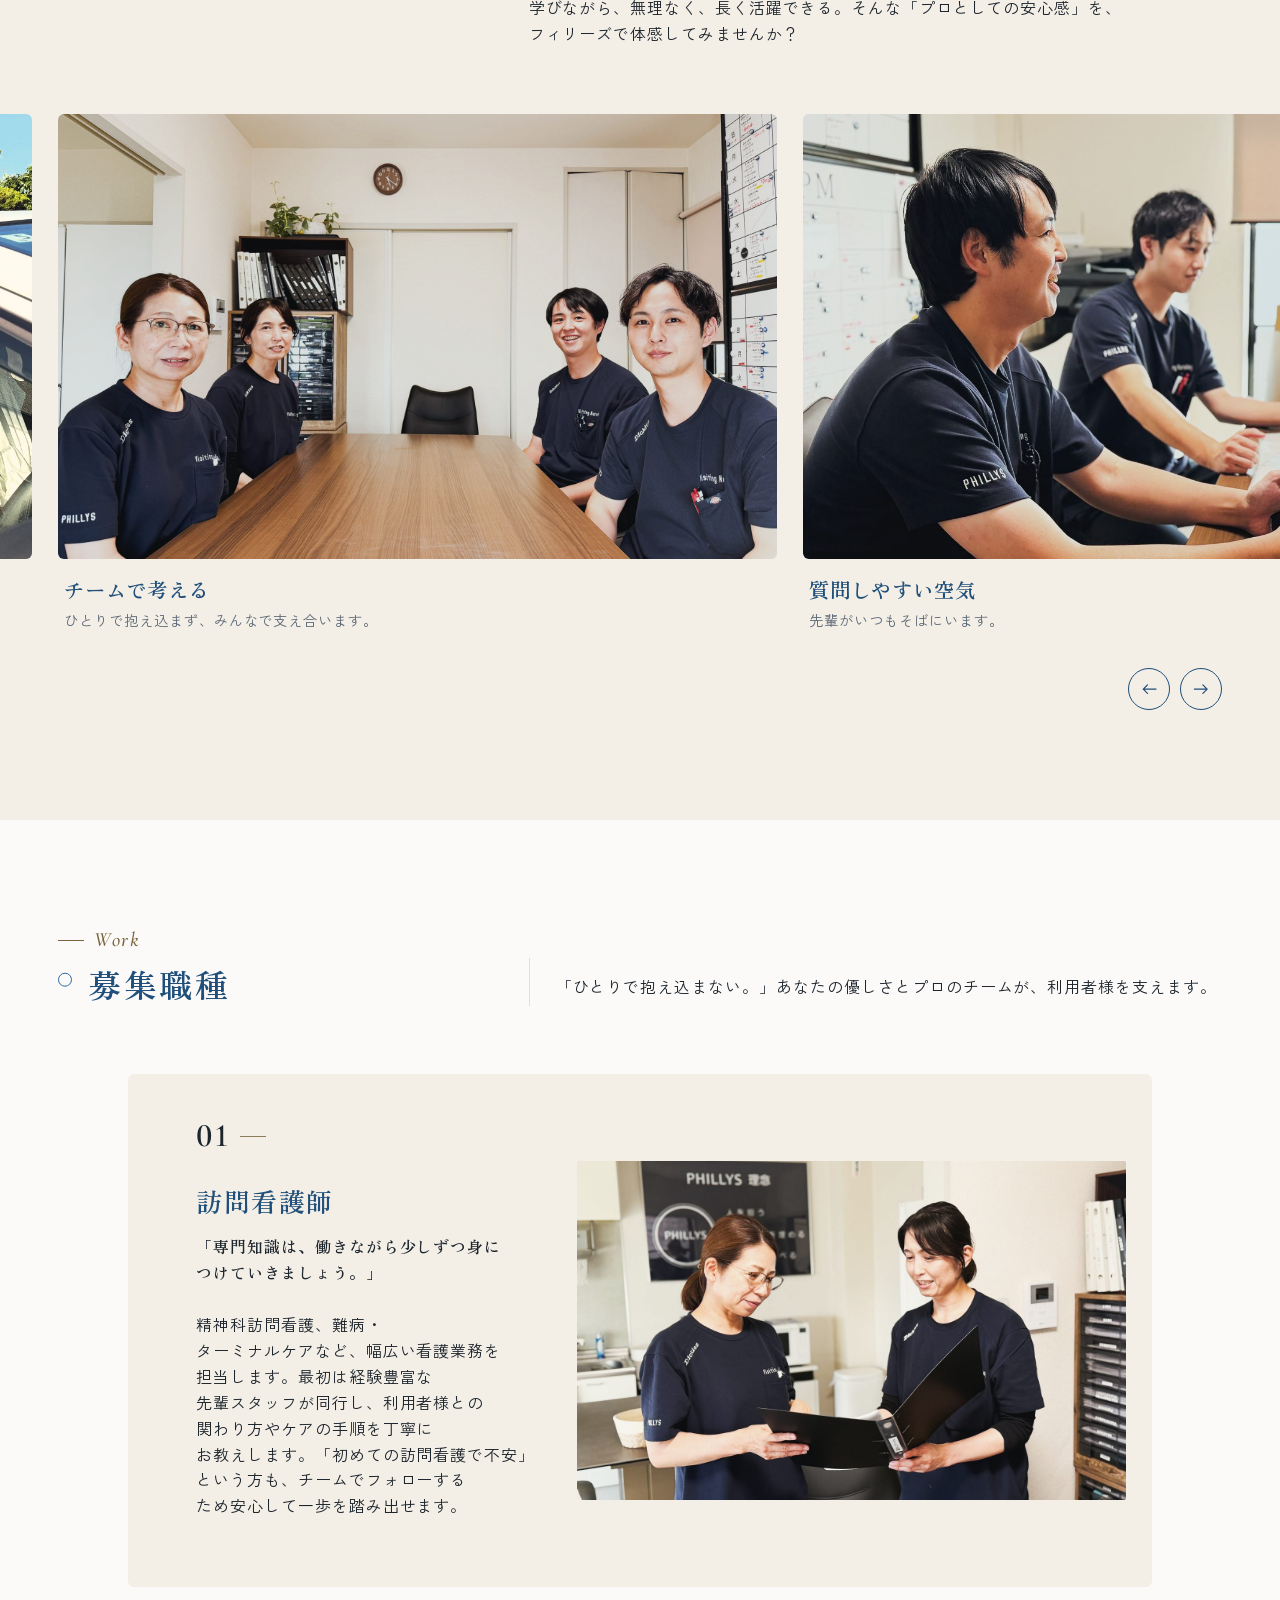
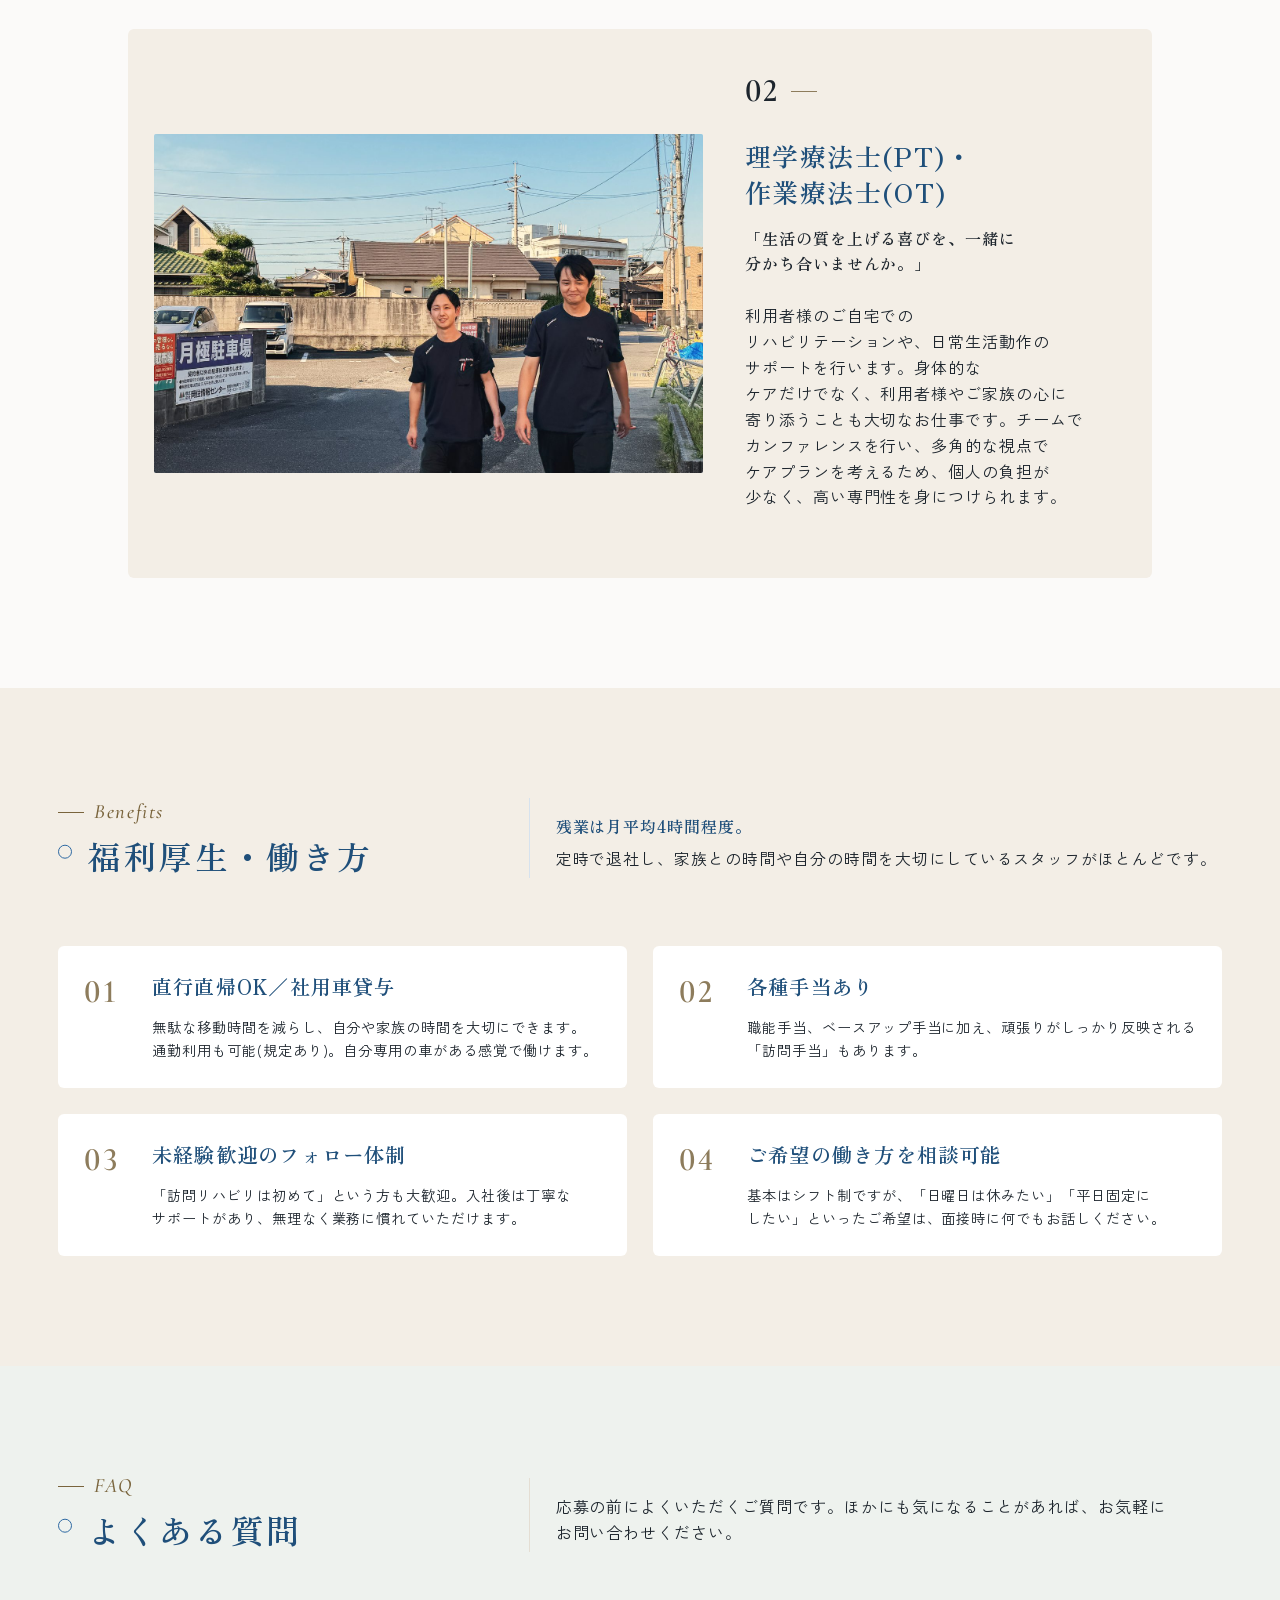
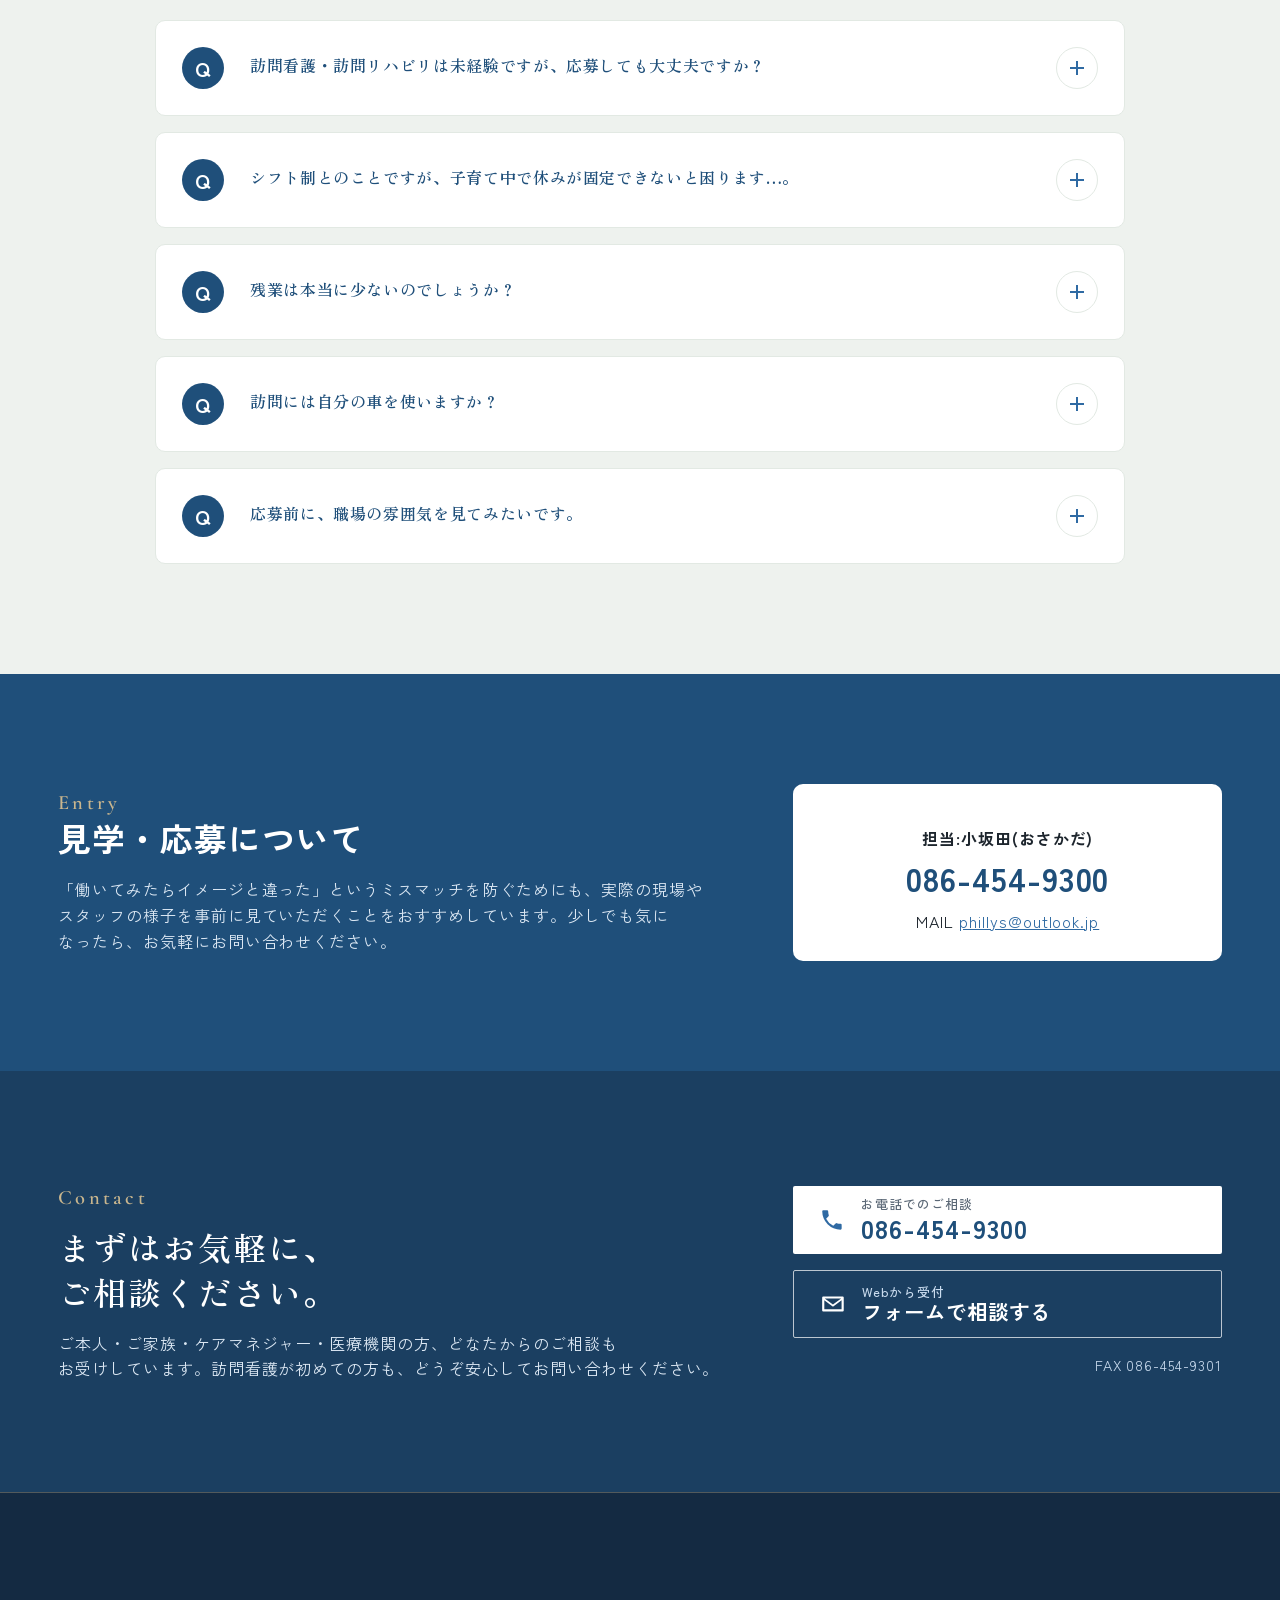
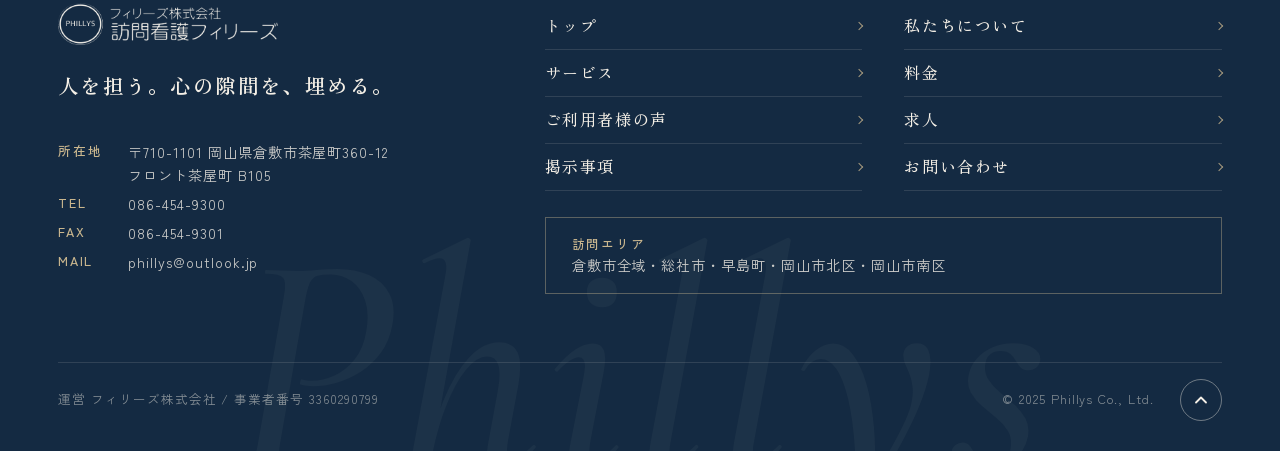
<file: recruit.html>
<!doctype html>
<html lang="ja"><head><meta charset="utf-8"><meta name="viewport" content="width=device-width,initial-scale=1">
<title>求人 | 訪問看護フィリーズ</title><meta name="description" content="訪問看護フィリーズの求人。看護師・理学療法士・作業療法士を募集。未経験歓迎、同行訪問で丁寧に指導。直行直帰・社用車貸与、残業月平均4時間程度、働き方の相談も可能です。">
<meta property="og:title" content="求人 | 訪問看護フィリーズ"><meta property="og:description" content="未経験でも大丈夫。あなたらしく働ける訪問看護。看護師・PT・OTを募集しています。"><meta property="og:type" content="website">
<link rel="icon" href="img/logo-mark.png"><link rel="preconnect" href="https://fonts.googleapis.com"><link rel="preconnect" href="https://fonts.gstatic.com" crossorigin><link rel="stylesheet" href="https://fonts.googleapis.com/css2?family=Zen+Kaku+Gothic+New:wght@400;500;700&family=Zen+Old+Mincho:wght@500;600;700&family=Cormorant+Garamond:ital,wght@0,500;0,600;1,500&display=swap"><link rel="stylesheet" href="style.css?v=20261123n"><script>document.documentElement.classList.add("js-fill")</script><script>(function(){var d=document.documentElement,p=location.pathname.split("/").pop()||"index.html",top=p==="index.html",seen=false;try{seen=sessionStorage.getItem("ph-ld")==="1";sessionStorage.setItem("ph-ld","1")}catch(e){}var rm=window.matchMedia&&matchMedia("(prefers-reduced-motion: reduce)").matches;var rl=false;try{var n=performance.getEntriesByType("navigation")[0];rl=n?n.type==="reload":(performance.navigation&&performance.navigation.type===1)}catch(e){}if(!rm&&(top||!seen||rl))d.classList.add("ld-on");})();</script></head><body><div class="ld" aria-hidden="true"><div class="ld-in"><div class="ld-mark"><svg class="ld-ring" viewBox="0 0 120 120"><circle cx="60" cy="60" r="57"/></svg><img src="img/logo-mark.png" alt="" width="84" height="84"></div><p class="ld-name">Phillys</p><p class="ld-sub">訪問看護フィリーズ</p></div></div>
<header class="hd hd2"><div class="hd-in">
<input type="checkbox" id="mn" class="mn-t">
<a class="brand" href="index.html"><img src="img/logo.png" alt="フィリーズ株式会社 訪問看護フィリーズ" width="250" height="48"></a>
<nav class="gn" aria-label="メインメニュー"><a href="index.html">トップ</a><a href="about.html">私たちについて</a><a href="service.html">サービス</a><a href="price.html">料金</a><a href="voice.html">ご利用者様の声</a><a href="notice.html">掲示事項</a><a href="recruit.html" aria-current=page>求人</a><a class="gn-contact" href="contact.html">お問い合わせ</a><div class="gn-foot"><p class="gn-foot-l">Contact</p><a class="gn-tel" href="tel:0864549300"><svg viewBox="0 0 24 24" aria-hidden="true"><path d="M5 3.5h3.2l1.6 4.2-2.1 1.4a11.5 11.5 0 0 0 7.2 7.2l1.4-2.1 4.2 1.6V19a1.5 1.5 0 0 1-1.6 1.5A16.5 16.5 0 0 1 3.5 5.1 1.5 1.5 0 0 1 5 3.5z" fill="none" stroke="currentColor" stroke-width="1.4" stroke-linejoin="round"/></svg><span><small>お電話でのご相談</small>086-454-9300</span></a><p class="gn-addr">〒710-1101 岡山県倉敷市茶屋町360-12<br>フロント茶屋町 B105</p></div></nav>
<a class="hd-cta" href="tel:0864549300"><svg viewBox="0 0 24 24" aria-hidden="true"><path d="M5 3.5h3.2l1.6 4.2-2.1 1.4a11.5 11.5 0 0 0 7.2 7.2l1.4-2.1 4.2 1.6V19a1.5 1.5 0 0 1-1.6 1.5A16.5 16.5 0 0 1 3.5 5.1 1.5 1.5 0 0 1 5 3.5z" fill="none" stroke="currentColor" stroke-width="1.4" stroke-linejoin="round"/></svg><span><small>お電話でのご相談</small>086-454-9300</span></a>
<label for="mn" class="mn-b" aria-label="メニューを開く"><i></i><em>MENU</em></label>
</div></header>
<main>
<section class="rc-hero">
<div class="photo rc-hero-ph"><span><small>img/recruit.jpg</small></span><img src="img/recruit.jpg?v=2" alt="笑顔で話すフィリーズのスタッフ" loading="lazy" onerror="this.remove()"></div>
<div class="wrap rc-hero-in"><div class="rc-hero-box">
<nav class="bc" aria-label="現在地"><a href="index.html">トップ</a><span aria-hidden="true">/</span>求人</nav>
<p class="rc-tagline">看護師・理学療法士(PT)・作業療法士(OT) 募集中</p>
<h1 class="rc-h"><span>未経験でも大丈夫。</span><span>あなたらしく働ける</span><span>訪問看護。</span></h1>
<div class="rc-hero-btns"><a class="sv4-btn" href="#entry">見学・応募について</a><a class="rc-link" href="#faq">よくある質問</a></div>
</div></div>
</section>

<section class="rc-stats"><div class="wrap"><ul>
<li><b>月平均 4<small>時間</small></b>程度の残業</li>
<li><b>直行直帰</b>社用車を貸与</li>
<li><b>未経験</b>歓迎・同行訪問から</li>
<li><b>見学</b>いつでも歓迎</li>
</ul></div></section>

<section class="ab3"><div class="wrap ab3-top">
<div class="ab3-ttl"><p class="ab3-en">About</p><h2>支え合うチーム</h2></div>
<div class="ab3-body"><h3>「困ったときは相談できる」が当たり前。<br>未経験からプロを目指す、支え合いのチーム。</h3>
<p>訪問看護フィリーズは、精神科や難病、ターミナルケアなど、さまざまな経験を積んだ看護師やセラピストが集まるチームです。「訪問看護が初めてで不安」「専門知識に自信がない」という方も、どうぞ安心してください。私たちが大切にしているのは、個人の力に頼るのではなく、チームで考え、支え合うこと。どんなときも誰かが必ずそばにいて、質問しやすい空気感をつくっています。</p>
<p class="rc-p2">また、スタッフ一人ひとりの生活も大切にしたいと考えています。高い専門性を学びながら、無理なく、長く活躍できる。そんな「プロとしての安心感」を、フィリーズで体感してみませんか？</p></div>
</div>
<ul class="ab3-gal">
<li><div class="photo ab3-ph"><span><small>img/about-team.jpg</small></span><img src="img/about-team.jpg?v=2" alt="フィリーズのスタッフ" loading="lazy" onerror="this.remove()"></div><p><b>チームで考える</b>ひとりで抱え込まず、みんなで支え合います。</p></li>
<li><div class="photo ab3-ph"><span><small>img/act2.jpg</small></span><img src="img/act2.jpg?v=2" alt="打ち合わせをするスタッフ" loading="lazy" onerror="this.remove()"></div><p><b>質問しやすい空気</b>先輩がいつもそばにいます。</p></li>
<li><div class="photo ab3-ph"><span><small>img/act3.jpg</small></span><img src="img/act3.jpg?v=2" alt="訪問に出発する看護師" loading="lazy" onerror="this.remove()"></div><p><b>生活も大切に</b>働き方の希望は、面接でご相談ください。</p></li>
</ul></section>

<section class="sv3"><div class="wrap">
<div class="sv3-head"><div class="ab3-ttl"><p class="ab3-en">Work</p><h2>募集職種</h2></div>
<p class="sv3-intro">「ひとりで抱え込まない。」あなたの優しさとプロのチームが、利用者様を支えます。</p></div>
<div class="sv4-list">
<article class="sv4"><div class="sv4-txt"><p class="sv4-no">01</p><h3>訪問看護師</h3><p class="rc-catch">「専門知識は、働きながら少しずつ身につけていきましょう。」</p><p>精神科訪問看護、難病・ターミナルケアなど、幅広い看護業務を担当します。最初は経験豊富な先輩スタッフが同行し、利用者様との関わり方やケアの手順を丁寧にお教えします。「初めての訪問看護で不安」という方も、チームでフォローするため安心して一歩を踏み出せます。</p></div><div class="photo sv4-ph"><span><small>img/philosophy.jpg</small></span><img src="img/philosophy.jpg?v=2" alt="書類を確認する看護師" loading="lazy" onerror="this.remove()"></div></article>
<article class="sv4 rev"><div class="sv4-txt"><p class="sv4-no">02</p><h3>理学療法士(PT)・作業療法士(OT)</h3><p class="rc-catch">「生活の質を上げる喜びを、一緒に分かち合いませんか。」</p><p>利用者様のご自宅でのリハビリテーションや、日常生活動作のサポートを行います。身体的なケアだけでなく、利用者様やご家族の心に寄り添うことも大切なお仕事です。チームでカンファレンスを行い、多角的な視点でケアプランを考えるため、個人の負担が少なく、高い専門性を身につけられます。</p></div><div class="photo sv4-ph"><span><small>img/rehab.jpg</small></span><img src="img/rehab.jpg?v=2" alt="外を歩くスタッフ" loading="lazy" onerror="this.remove()"></div></article>
</div></div></section>

<section class="ab-what"><div class="wrap">
<div class="sv3-head"><div class="ab3-ttl"><p class="ab3-en sm">Benefits</p><h2>福利厚生・働き方</h2></div>
<p class="sv3-intro"><b>残業は月平均4時間程度。</b>定時で退社し、家族との時間や自分の時間を大切にしているスタッフがほとんどです。</p></div>
<ul class="rc-ben"><li><span class="rc-bn">01</span><h3>直行直帰OK／社用車貸与</h3><p>無駄な移動時間を減らし、自分や家族の時間を大切にできます。通勤利用も可能(規定あり)。自分専用の車がある感覚で働けます。</p></li><li><span class="rc-bn">02</span><h3>各種手当あり</h3><p>職能手当、ベースアップ手当に加え、頑張りがしっかり反映される「訪問手当」もあります。</p></li><li><span class="rc-bn">03</span><h3>未経験歓迎のフォロー体制</h3><p>「訪問リハビリは初めて」という方も大歓迎。入社後は丁寧なサポートがあり、無理なく業務に慣れていただけます。</p></li><li><span class="rc-bn">04</span><h3>ご希望の働き方を相談可能</h3><p>基本はシフト制ですが、「日曜日は休みたい」「平日固定にしたい」といったご希望は、面接時に何でもお話しください。</p></li></ul>
</div></section>

<section class="vc" id="faq"><div class="wrap">
<div class="vc-head"><div class="ab3-ttl"><p class="ab3-en">FAQ</p><h2>よくある質問</h2></div>
<p class="sv3-intro">応募の前によくいただくご質問です。ほかにも気になることがあれば、お気軽にお問い合わせください。</p></div>
<div class="vc-list"><details class="vc-item rc-faq"><summary><span class="rc-q" aria-hidden="true">Q</span><span class="vc-sum"><b>訪問看護・訪問リハビリは未経験ですが、応募しても大丈夫ですか？</b></span><span class="vc-ic" aria-hidden="true"></span></summary><div class="vc-body rc-a"><p>もちろん大歓迎です！「未経験だからこそ、一から丁寧に教える」のがフィリーズの考え方です。入社後は、慣れるまで先輩スタッフが同行訪問を行い、業務の進め方や利用者様との接し方をマンツーマンでサポートします。質問もしやすい雰囲気ですので、焦らずプロの技術を身につけていきましょう。</p></div></details><details class="vc-item rc-faq"><summary><span class="rc-q" aria-hidden="true">Q</span><span class="vc-sum"><b>シフト制とのことですが、子育て中で休みが固定できないと困ります…。</b></span><span class="vc-ic" aria-hidden="true"></span></summary><div class="vc-body rc-a"><p>ご希望を面接時にぜひお聞かせください！シフト制ではありますが、スタッフのライフスタイルを尊重するのがフィリーズ流です。「日曜日は必ず休みたい」「お子様の学校行事がある日は外したい」「平日固定の勤務がいい」など、可能な限り調整いたします。まずはお気軽にご相談ください。</p></div></details><details class="vc-item rc-faq"><summary><span class="rc-q" aria-hidden="true">Q</span><span class="vc-sum"><b>残業は本当に少ないのでしょうか？</b></span><span class="vc-ic" aria-hidden="true"></span></summary><div class="vc-body rc-a"><p>はい、月平均4時間程度です。利用者様との約束を守ることはもちろん大切ですが、同じくらいスタッフのプライベートの時間も守るべきだと考えています。定時で退社し、家族との時間や自分の時間を大切にしているスタッフがほとんどです。</p></div></details><details class="vc-item rc-faq"><summary><span class="rc-q" aria-hidden="true">Q</span><span class="vc-sum"><b>訪問には自分の車を使いますか？</b></span><span class="vc-ic" aria-hidden="true"></span></summary><div class="vc-body rc-a"><p>いいえ、社用車を貸与しますのでご安心ください（規定あり）。通勤に利用することも可能です。車の手入れやガソリンの補給なども会社がしっかりサポートします。</p></div></details><details class="vc-item rc-faq"><summary><span class="rc-q" aria-hidden="true">Q</span><span class="vc-sum"><b>応募前に、職場の雰囲気を見てみたいです。</b></span><span class="vc-ic" aria-hidden="true"></span></summary><div class="vc-body rc-a"><p>ぜひ見学にお越しください！「働いてみたらイメージと違った」というミスマッチを防ぐためにも、実際の現場やスタッフの様子を事前に見ていただくことを推奨しています。少しでも気になったら、お気軽にお問い合わせください。</p></div></details></div>
</div></section>

<section class="rc-entry" id="entry"><div class="wrap rc-entry-in">
<div><p class="og-en">Entry</p><h2>見学・応募について</h2>
<p>「働いてみたらイメージと違った」というミスマッチを防ぐためにも、実際の現場やスタッフの様子を事前に見ていただくことをおすすめしています。少しでも気になったら、お気軽にお問い合わせください。</p></div>
<div class="rc-entry-box"><p class="rc-entry-h">担当:小坂田(おさかだ)</p>
<a class="rc-entry-tel" href="tel:0864549300">086-454-9300</a>
<p class="rc-entry-mail">MAIL <a href="mailto:phillys@outlook.jp">phillys@outlook.jp</a></p></div>
</div></section>
</main><nav class="mbar3" aria-label="お問い合わせ"><a class="m3-tel" href="tel:0864549300"><svg viewBox="0 0 24 24" aria-hidden="true"><path d="M5 3.5h3.2l1.6 4.2-2.1 1.4a11.5 11.5 0 0 0 7.2 7.2l1.4-2.1 4.2 1.6V19a1.5 1.5 0 0 1-1.6 1.5A16.5 16.5 0 0 1 3.5 5.1 1.5 1.5 0 0 1 5 3.5z" fill="none" stroke="currentColor" stroke-width="1.4" stroke-linejoin="round"/></svg><span>086-454-9300</span></a><a class="m3-form" href="contact.html"><span>フォームで相談</span><svg viewBox="0 0 24 24" aria-hidden="true"><path d="M4 12h15m-5-5 5 5-5 5" fill="none" stroke="currentColor" stroke-width="1.4" stroke-linecap="round" stroke-linejoin="round"/></svg></a></nav>
<section class="cta2"><div class="wrap cta2-in">
<div class="cta2-txt"><p class="cta2-en">Contact</p><h2>まずはお気軽に、<br>ご相談ください。</h2>
<p>ご本人・ご家族・ケアマネジャー・医療機関の方、どなたからのご相談もお受けしています。訪問看護が初めての方も、どうぞ安心してお問い合わせください。</p></div>
<div class="cta2-acts">
<a class="cta2-tel" href="tel:0864549300"><svg viewBox="0 0 24 24" aria-hidden="true"><path d="M6.6 10.8a15.1 15.1 0 0 0 6.6 6.6l2.2-2.2a1 1 0 0 1 1-.25 11.4 11.4 0 0 0 3.6.57 1 1 0 0 1 1 1V20a1 1 0 0 1-1 1A17 17 0 0 1 3 4a1 1 0 0 1 1-1h3.5a1 1 0 0 1 1 1c0 1.25.2 2.45.57 3.57a1 1 0 0 1-.25 1z"/></svg><span><small>お電話でのご相談</small>086-454-9300</span></a>
<a class="cta2-form" href="contact.html"><svg viewBox="0 0 24 24" aria-hidden="true"><path d="M3 5h18a1 1 0 0 1 1 1v12a1 1 0 0 1-1 1H3a1 1 0 0 1-1-1V6a1 1 0 0 1 1-1zm1.4 2 7.6 5.6L19.6 7H4.4zM20 8.6l-7.4 5.5a1 1 0 0 1-1.2 0L4 8.6V17h16z"/></svg><span><small>Webから受付</small>フォームで相談する</span></a>
<p class="cta2-fax">FAX 086-454-9301</p>
</div></div></section>
<footer class="ft2"><div class="wrap">
<div class="ft2-top">
<div class="ft2-info">
<a class="ft2-logo" href="index.html"><img src="img/logo.png" alt="フィリーズ株式会社 訪問看護フィリーズ" width="250" height="48"></a>
<p class="ft2-catch">人を担う。心の隙間を、埋める。</p>
<dl class="ft2-dl">
<div><dt>所在地</dt><dd>〒710-1101 <span class="nw">岡山県倉敷市茶屋町360-12</span> フロント茶屋町 B105</dd></div>
<div><dt>TEL</dt><dd><a href="tel:0864549300">086-454-9300</a></dd></div>
<div><dt>FAX</dt><dd>086-454-9301</dd></div>
<div><dt>MAIL</dt><dd><a href="mailto:phillys@outlook.jp">phillys@outlook.jp</a></dd></div>
</dl>
</div>
<div class="ft2-side">
<nav class="ft2-nav" aria-label="フッターメニュー"><ul><li><a href="index.html">トップ</a></li><li><a href="about.html">私たちについて</a></li><li><a href="service.html">サービス</a></li><li><a href="price.html">料金</a></li><li><a href="voice.html">ご利用者様の声</a></li><li><a href="recruit.html">求人</a></li><li><a href="notice.html">掲示事項</a></li><li><a href="contact.html">お問い合わせ</a></li></ul></nav>
<div class="ft2-area"><p class="ft2-area-h">訪問エリア</p><p><span class="nw">倉敷市全域・</span><wbr><span class="nw">総社市・</span><wbr><span class="nw">早島町・</span><wbr><span class="nw">岡山市北区・</span><wbr><span class="nw">岡山市南区</span></p></div>
</div>
</div>
<div class="ft2-bot"><p><span class="nw">運営 フィリーズ株式会社</span> / <span class="nw">事業者番号 3360290799</span></p><p class="ft2-cp">&copy; 2025 Phillys Co., Ltd.</p>
<a class="ft2-top-btn" href="#" aria-label="ページの先頭へ戻る"><svg viewBox="0 0 24 24" aria-hidden="true"><path d="M6 15l6-6 6 6" fill="none" stroke="currentColor" stroke-width="2.2" stroke-linecap="round" stroke-linejoin="round"/></svg></a></div>
</div></footer>
<script>
(function(){var t=document.querySelectorAll('.ab3-ttl,.pg-hero-in,.fv4,.st');
if(!('IntersectionObserver' in window)){t.forEach(function(e){e.classList.add('is-in')});return;}
var io=new IntersectionObserver(function(es){es.forEach(function(e){if(e.isIntersecting){e.target.classList.add('is-in');io.unobserve(e.target);}})},{threshold:0,rootMargin:'0px 0px -12% 0px'});
t.forEach(function(e){io.observe(e)});})();
</script><script src="carousel.js?v=6"></script><script src="smooth.js?v=1"></script><script src="accordion.js?v=4"></script><script src="motion.js?v=12"></script><script>(function(){var d=document.documentElement;if(!d.classList.contains("ld-on"))return;var t0=performance.now(),MIN=2236,fired=false;function done(){if(fired)return;fired=true;var w=Math.max(0,MIN-(performance.now()-t0));setTimeout(function(){d.classList.add("ld-out");setTimeout(function(){d.classList.remove("ld-on","ld-out");document.dispatchEvent(new Event("ph:loaded"))},1000)},w)}function whenText(){var f=document.fonts&&document.fonts.ready;if(f){Promise.race([f,new Promise(function(r){setTimeout(r,1236)})]).then(done)}else done()}if(document.readyState!=="loading")whenText();else document.addEventListener("DOMContentLoaded",whenText);setTimeout(done,3618);})();</script></body></html>
</file>
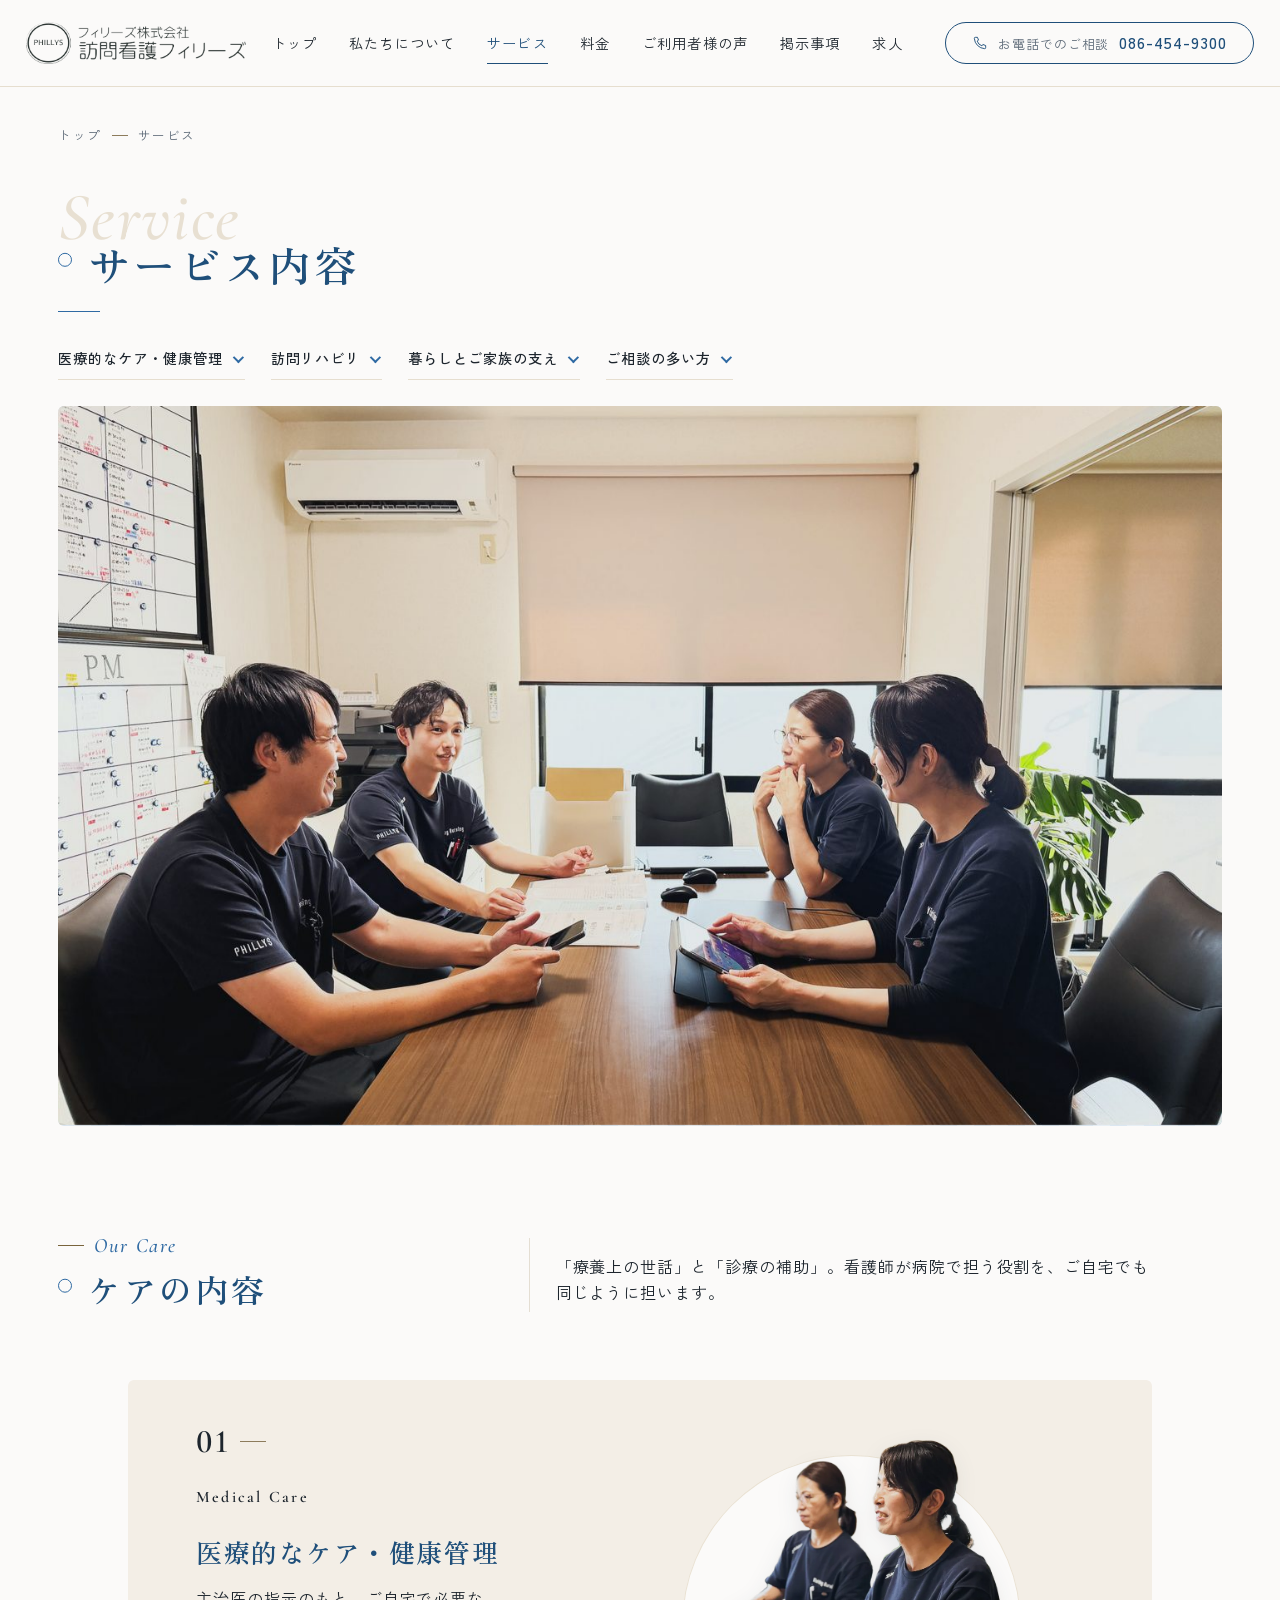
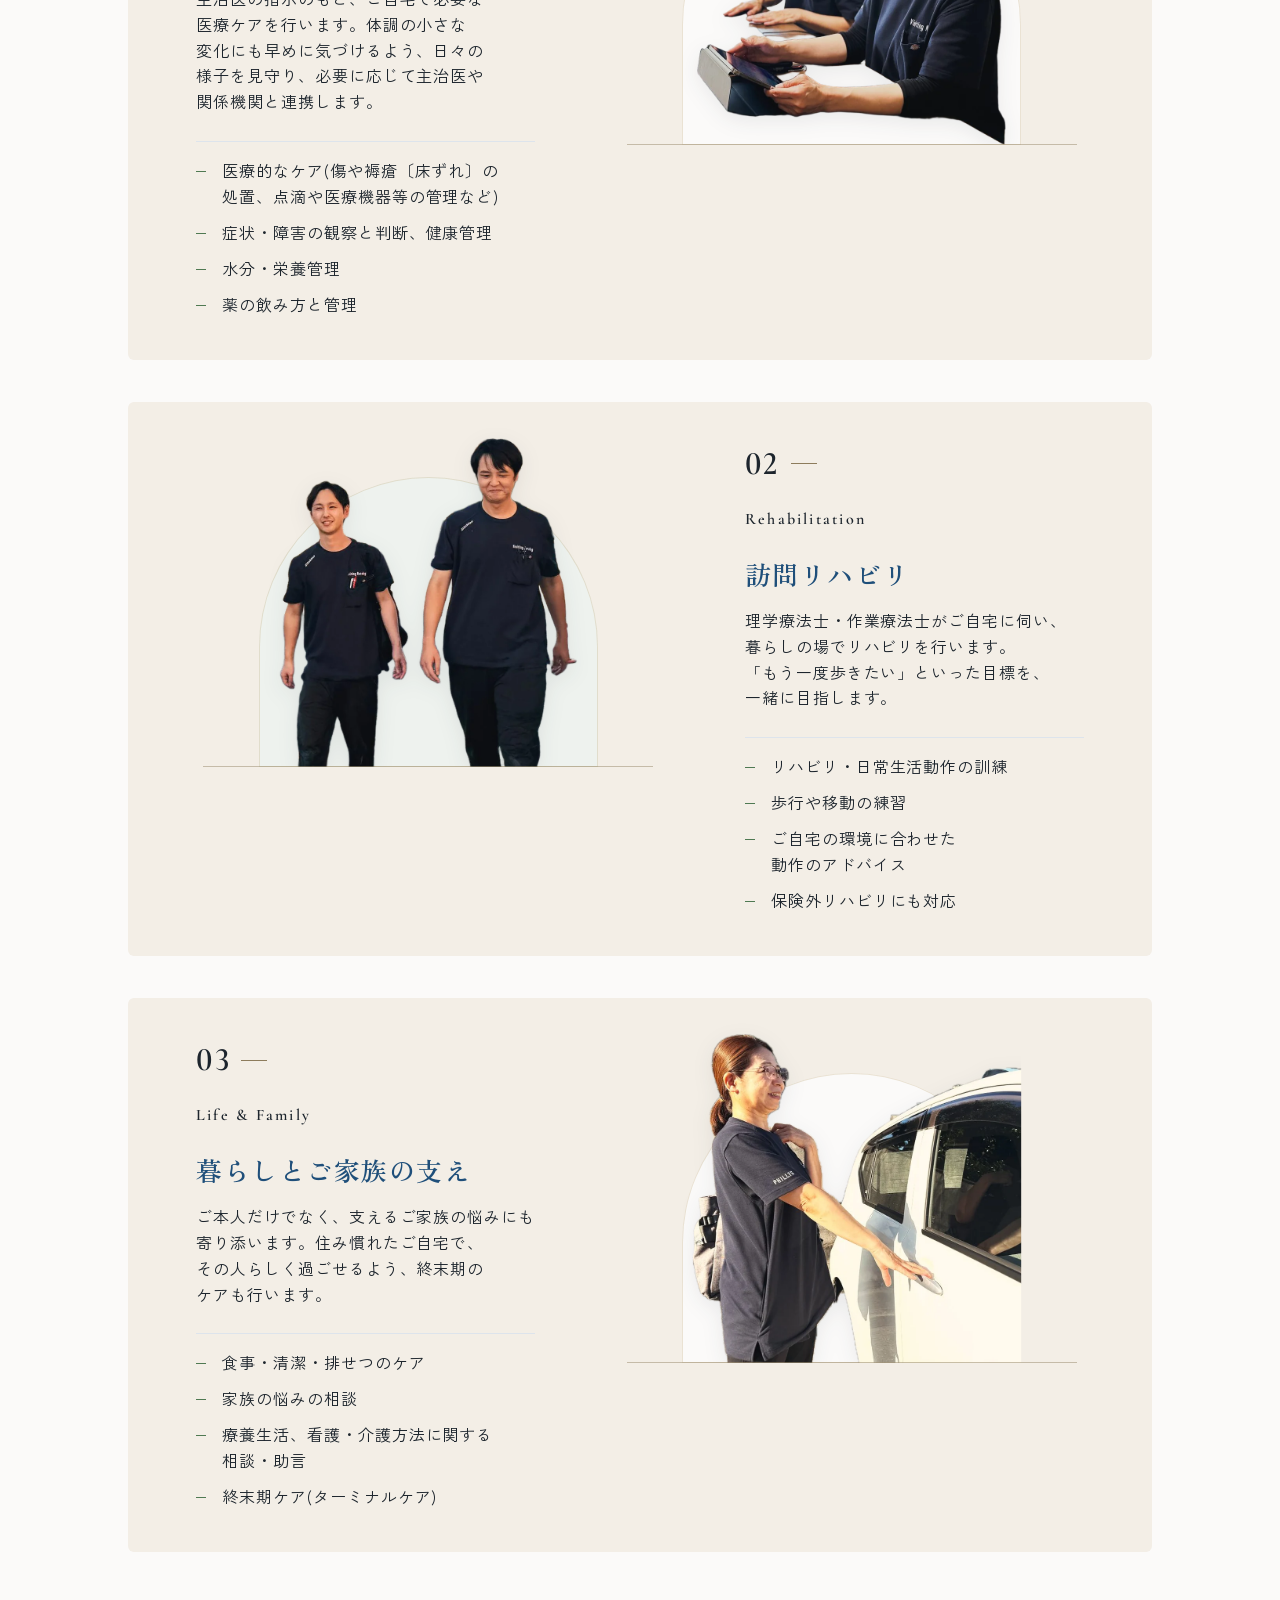
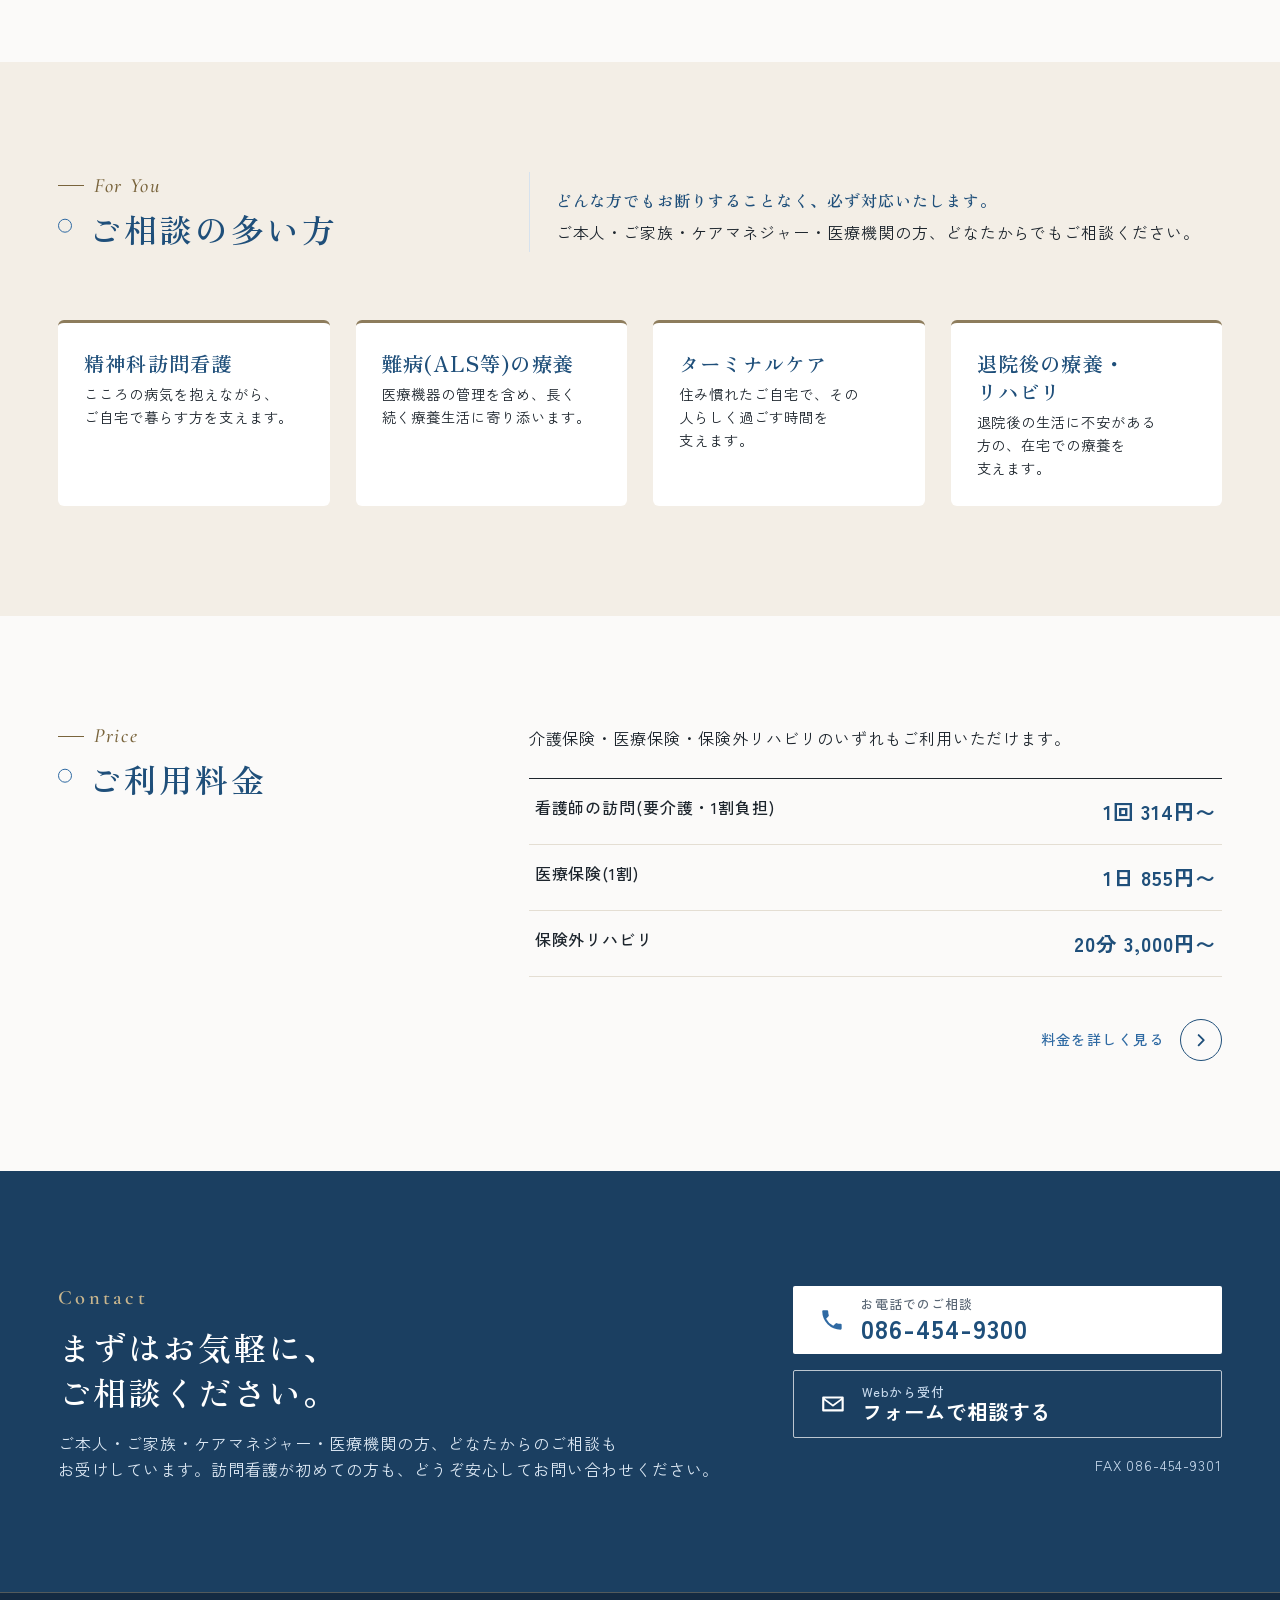
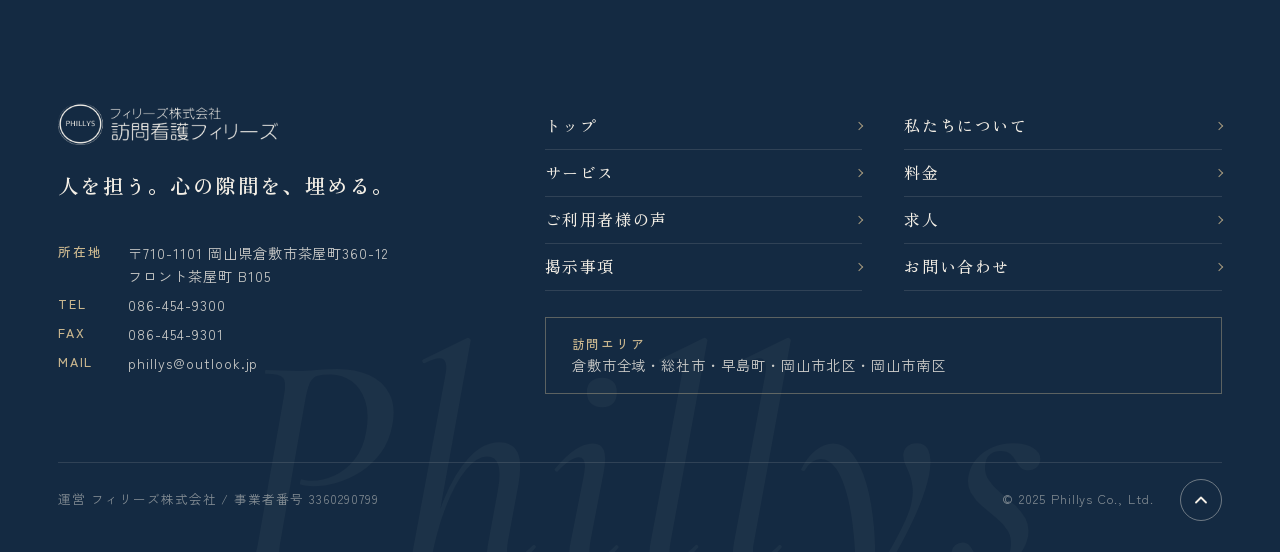
<file: service.html>
<!doctype html>
<html lang="ja"><head><meta charset="utf-8"><meta name="viewport" content="width=device-width,initial-scale=1">
<title>サービス内容 | 訪問看護フィリーズ</title><meta name="description" content="訪問看護フィリーズのサービス内容。医療的なケア、健康管理、服薬管理、リハビリ、家族の相談、終末期ケアまで、ご自宅での療養を支えます。">
<meta property="og:title" content="サービス内容 | 訪問看護フィリーズ"><meta property="og:description" content="訪問看護フィリーズのサービス内容。医療的なケア、健康管理、服薬管理、リハビリ、家族の相談、終末期ケアまで、ご自宅での療養を支えます。"><meta property="og:type" content="website">
<link rel="icon" href="img/logo-mark.png"><link rel="preconnect" href="https://fonts.googleapis.com"><link rel="preconnect" href="https://fonts.gstatic.com" crossorigin><link rel="stylesheet" href="https://fonts.googleapis.com/css2?family=Zen+Kaku+Gothic+New:wght@400;500;700&family=Zen+Old+Mincho:wght@500;600;700&family=Cormorant+Garamond:ital,wght@0,500;0,600;1,500&display=swap"><link rel="stylesheet" href="style.css?v=20261123n"><script>document.documentElement.classList.add("js-fill")</script><script>(function(){var d=document.documentElement,p=location.pathname.split("/").pop()||"index.html",top=p==="index.html",seen=false;try{seen=sessionStorage.getItem("ph-ld")==="1";sessionStorage.setItem("ph-ld","1")}catch(e){}var rm=window.matchMedia&&matchMedia("(prefers-reduced-motion: reduce)").matches;var rl=false;try{var n=performance.getEntriesByType("navigation")[0];rl=n?n.type==="reload":(performance.navigation&&performance.navigation.type===1)}catch(e){}if(!rm&&(top||!seen||rl))d.classList.add("ld-on");})();</script></head><body><div class="ld" aria-hidden="true"><div class="ld-in"><div class="ld-mark"><svg class="ld-ring" viewBox="0 0 120 120"><circle cx="60" cy="60" r="57"/></svg><img src="img/logo-mark.png" alt="" width="84" height="84"></div><p class="ld-name">Phillys</p><p class="ld-sub">訪問看護フィリーズ</p></div></div>
<header class="hd hd2"><div class="hd-in">
<input type="checkbox" id="mn" class="mn-t">
<a class="brand" href="index.html"><img src="img/logo.png" alt="フィリーズ株式会社 訪問看護フィリーズ" width="250" height="48"></a>
<nav class="gn" aria-label="メインメニュー"><a href="index.html">トップ</a><a href="about.html">私たちについて</a><a href="service.html" aria-current=page>サービス</a><a href="price.html">料金</a><a href="voice.html">ご利用者様の声</a><a href="notice.html">掲示事項</a><a href="recruit.html">求人</a><a class="gn-contact" href="contact.html">お問い合わせ</a><div class="gn-foot"><p class="gn-foot-l">Contact</p><a class="gn-tel" href="tel:0864549300"><svg viewBox="0 0 24 24" aria-hidden="true"><path d="M5 3.5h3.2l1.6 4.2-2.1 1.4a11.5 11.5 0 0 0 7.2 7.2l1.4-2.1 4.2 1.6V19a1.5 1.5 0 0 1-1.6 1.5A16.5 16.5 0 0 1 3.5 5.1 1.5 1.5 0 0 1 5 3.5z" fill="none" stroke="currentColor" stroke-width="1.4" stroke-linejoin="round"/></svg><span><small>お電話でのご相談</small>086-454-9300</span></a><p class="gn-addr">〒710-1101 岡山県倉敷市茶屋町360-12<br>フロント茶屋町 B105</p></div></nav>
<a class="hd-cta" href="tel:0864549300"><svg viewBox="0 0 24 24" aria-hidden="true"><path d="M5 3.5h3.2l1.6 4.2-2.1 1.4a11.5 11.5 0 0 0 7.2 7.2l1.4-2.1 4.2 1.6V19a1.5 1.5 0 0 1-1.6 1.5A16.5 16.5 0 0 1 3.5 5.1 1.5 1.5 0 0 1 5 3.5z" fill="none" stroke="currentColor" stroke-width="1.4" stroke-linejoin="round"/></svg><span><small>お電話でのご相談</small>086-454-9300</span></a>
<label for="mn" class="mn-b" aria-label="メニューを開く"><i></i><em>MENU</em></label>
</div></header>
<main>
<section class="pg-hero"><div class="wrap">
<nav class="bc" aria-label="現在地"><a href="index.html">トップ</a><span aria-hidden="true">/</span>サービス</nav>
<div class="pg-hero-in"><div class="ab3-ttl"><p class="ab3-en">Service</p><h1 class="pg-h">サービス内容</h1></div>
<p class="pg-lead"><b class="pg-catch">ご自宅で、病院と同じ安心を。</b>訪問看護は、病気や障がいがあっても住み慣れた自宅で生活し続けたい方のもとへ看護職などが伺い、医療ケアや身体ケアを行うサービスです。</p></div>
<ul class="sp-jump"><li><a href="#s1">医療的なケア・健康管理</a></li><li><a href="#s2">訪問リハビリ</a></li><li><a href="#s3">暮らしとご家族の支え</a></li><li><a href="#who">ご相談の多い方</a></li></ul>
</div>
<div class="photo pg-hero-ph"><span><small>img/service1.jpg</small></span><img src="img/service1.jpg?v=2" alt="カンファレンスの様子" loading="lazy" onerror="this.remove()"></div>
</section>

<section class="sv3"><div class="wrap">
<div class="sv3-head"><div class="ab3-ttl"><p class="ab3-en sm">Our Care</p><h2>ケアの内容</h2></div>
<p class="sv3-intro">「療養上の世話」と「診療の補助」。看護師が病院で担う役割を、ご自宅でも同じように担います。</p></div>
<div class="sv4-list"><article class="sv4 sp-card" id="s1"><div class="sv4-txt"><p class="sv4-no">01</p><p class="sv3-en">Medical Care</p><h3>医療的なケア・健康管理</h3><p>主治医の指示のもと、ご自宅で必要な医療ケアを行います。体調の小さな変化にも早めに気づけるよう、日々の様子を見守り、必要に応じて主治医や関係機関と連携します。</p><ul class="sp-list"><li>医療的なケア(傷や褥瘡〔床ずれ〕の処置、点滴や医療機器等の管理など)</li><li>症状・障害の観察と判断、健康管理</li><li>水分・栄養管理</li><li>薬の飲み方と管理</li></ul></div><div class="photo sv4-ph cut"><span><small>img/cut-care.webp</small></span><img src="img/cut-care.webp?v=2" alt="タブレットを見ながら話す看護師" loading="lazy" onerror="this.remove()"></div></article><article class="sv4 sp-card rev" id="s2"><div class="sv4-txt"><p class="sv4-no">02</p><p class="sv3-en">Rehabilitation</p><h3>訪問リハビリ</h3><p>理学療法士・作業療法士がご自宅に伺い、暮らしの場でリハビリを行います。「もう一度歩きたい」といった目標を、一緒に目指します。</p><ul class="sp-list"><li>リハビリ・日常生活動作の訓練</li><li>歩行や移動の練習</li><li>ご自宅の環境に合わせた動作のアドバイス</li><li>保険外リハビリにも対応</li></ul></div><div class="photo sv4-ph cut"><span><small>img/cut-rehab.webp</small></span><img src="img/cut-rehab.webp?v=2" alt="外を歩くフィリーズのスタッフ" loading="lazy" onerror="this.remove()"></div></article><article class="sv4 sp-card" id="s3"><div class="sv4-txt"><p class="sv4-no">03</p><p class="sv3-en">Life & Family</p><h3>暮らしとご家族の支え</h3><p>ご本人だけでなく、支えるご家族の悩みにも寄り添います。住み慣れたご自宅で、その人らしく過ごせるよう、終末期のケアも行います。</p><ul class="sp-list"><li>食事・清潔・排せつのケア</li><li>家族の悩みの相談</li><li>療養生活、看護・介護方法に関する相談・助言</li><li>終末期ケア(ターミナルケア)</li></ul></div><div class="photo sv4-ph cut"><span><small>img/cut-family.webp</small></span><img src="img/cut-family.webp?v=2" alt="訪問に出発する看護師" loading="lazy" onerror="this.remove()"></div></article></div>
</div></section>

<section class="ab-what" id="who"><div class="wrap">
<div class="sv3-head"><div class="ab3-ttl"><p class="ab3-en sm">For You</p><h2 class="h2-sm">ご相談の多い方</h2></div>
<p class="sv3-intro"><b>どんな方でもお断りすることなく、必ず対応いたします。</b>ご本人・ご家族・ケアマネジャー・医療機関の方、どなたからでもご相談ください。</p></div>
<ul class="sp-who"><li><b>精神科訪問看護</b><p>こころの病気を抱えながら、ご自宅で暮らす方を支えます。</p></li><li><b>難病(ALS等)の療養</b><p>医療機器の管理を含め、長く続く療養生活に寄り添います。</p></li><li><b>ターミナルケア</b><p>住み慣れたご自宅で、その人らしく過ごす時間を支えます。</p></li><li><b>退院後の療養・リハビリ</b><p>退院後の生活に不安がある方の、在宅での療養を支えます。</p></li></ul>
</div></section>

<section class="sp-price"><div class="wrap sp-price-in">
<div><div class="ab3-ttl"><p class="ab3-en">Price</p><h2>ご利用料金</h2></div></div>
<div class="sp-price-body"><p>介護保険・医療保険・保険外リハビリのいずれもご利用いただけます。</p>
<dl><div><dt>看護師の訪問(要介護・1割負担)</dt><dd>1回 314円〜</dd></div><div><dt>医療保険(1割)</dt><dd>1日 855円〜</dd></div><div><dt>保険外リハビリ</dt><dd>20分 3,000円〜</dd></div></dl>
<a class="ab3-more" href="price.html">料金を詳しく見る<span aria-hidden="true"><svg viewBox="0 0 24 24"><path d="M9 6l6 6-6 6" fill="none" stroke="currentColor" stroke-width="2.2" stroke-linecap="round" stroke-linejoin="round"/></svg></span></a></div>
</div></section>
</main><nav class="mbar3" aria-label="お問い合わせ"><a class="m3-tel" href="tel:0864549300"><svg viewBox="0 0 24 24" aria-hidden="true"><path d="M5 3.5h3.2l1.6 4.2-2.1 1.4a11.5 11.5 0 0 0 7.2 7.2l1.4-2.1 4.2 1.6V19a1.5 1.5 0 0 1-1.6 1.5A16.5 16.5 0 0 1 3.5 5.1 1.5 1.5 0 0 1 5 3.5z" fill="none" stroke="currentColor" stroke-width="1.4" stroke-linejoin="round"/></svg><span>086-454-9300</span></a><a class="m3-form" href="contact.html"><span>フォームで相談</span><svg viewBox="0 0 24 24" aria-hidden="true"><path d="M4 12h15m-5-5 5 5-5 5" fill="none" stroke="currentColor" stroke-width="1.4" stroke-linecap="round" stroke-linejoin="round"/></svg></a></nav>
<section class="cta2"><div class="wrap cta2-in">
<div class="cta2-txt"><p class="cta2-en">Contact</p><h2>まずはお気軽に、<br>ご相談ください。</h2>
<p>ご本人・ご家族・ケアマネジャー・医療機関の方、どなたからのご相談もお受けしています。訪問看護が初めての方も、どうぞ安心してお問い合わせください。</p></div>
<div class="cta2-acts">
<a class="cta2-tel" href="tel:0864549300"><svg viewBox="0 0 24 24" aria-hidden="true"><path d="M6.6 10.8a15.1 15.1 0 0 0 6.6 6.6l2.2-2.2a1 1 0 0 1 1-.25 11.4 11.4 0 0 0 3.6.57 1 1 0 0 1 1 1V20a1 1 0 0 1-1 1A17 17 0 0 1 3 4a1 1 0 0 1 1-1h3.5a1 1 0 0 1 1 1c0 1.25.2 2.45.57 3.57a1 1 0 0 1-.25 1z"/></svg><span><small>お電話でのご相談</small>086-454-9300</span></a>
<a class="cta2-form" href="contact.html"><svg viewBox="0 0 24 24" aria-hidden="true"><path d="M3 5h18a1 1 0 0 1 1 1v12a1 1 0 0 1-1 1H3a1 1 0 0 1-1-1V6a1 1 0 0 1 1-1zm1.4 2 7.6 5.6L19.6 7H4.4zM20 8.6l-7.4 5.5a1 1 0 0 1-1.2 0L4 8.6V17h16z"/></svg><span><small>Webから受付</small>フォームで相談する</span></a>
<p class="cta2-fax">FAX 086-454-9301</p>
</div></div></section>
<footer class="ft2"><div class="wrap">
<div class="ft2-top">
<div class="ft2-info">
<a class="ft2-logo" href="index.html"><img src="img/logo.png" alt="フィリーズ株式会社 訪問看護フィリーズ" width="250" height="48"></a>
<p class="ft2-catch">人を担う。心の隙間を、埋める。</p>
<dl class="ft2-dl">
<div><dt>所在地</dt><dd>〒710-1101 <span class="nw">岡山県倉敷市茶屋町360-12</span> フロント茶屋町 B105</dd></div>
<div><dt>TEL</dt><dd><a href="tel:0864549300">086-454-9300</a></dd></div>
<div><dt>FAX</dt><dd>086-454-9301</dd></div>
<div><dt>MAIL</dt><dd><a href="mailto:phillys@outlook.jp">phillys@outlook.jp</a></dd></div>
</dl>
</div>
<div class="ft2-side">
<nav class="ft2-nav" aria-label="フッターメニュー"><ul><li><a href="index.html">トップ</a></li><li><a href="about.html">私たちについて</a></li><li><a href="service.html">サービス</a></li><li><a href="price.html">料金</a></li><li><a href="voice.html">ご利用者様の声</a></li><li><a href="recruit.html">求人</a></li><li><a href="notice.html">掲示事項</a></li><li><a href="contact.html">お問い合わせ</a></li></ul></nav>
<div class="ft2-area"><p class="ft2-area-h">訪問エリア</p><p><span class="nw">倉敷市全域・</span><wbr><span class="nw">総社市・</span><wbr><span class="nw">早島町・</span><wbr><span class="nw">岡山市北区・</span><wbr><span class="nw">岡山市南区</span></p></div>
</div>
</div>
<div class="ft2-bot"><p><span class="nw">運営 フィリーズ株式会社</span> / <span class="nw">事業者番号 3360290799</span></p><p class="ft2-cp">&copy; 2025 Phillys Co., Ltd.</p>
<a class="ft2-top-btn" href="#" aria-label="ページの先頭へ戻る"><svg viewBox="0 0 24 24" aria-hidden="true"><path d="M6 15l6-6 6 6" fill="none" stroke="currentColor" stroke-width="2.2" stroke-linecap="round" stroke-linejoin="round"/></svg></a></div>
</div></footer>
<script>
(function(){var t=document.querySelectorAll('.ab3-ttl,.pg-hero-in,.fv4,.st');
if(!('IntersectionObserver' in window)){t.forEach(function(e){e.classList.add('is-in')});return;}
var io=new IntersectionObserver(function(es){es.forEach(function(e){if(e.isIntersecting){e.target.classList.add('is-in');io.unobserve(e.target);}})},{threshold:0,rootMargin:'0px 0px -12% 0px'});
t.forEach(function(e){io.observe(e)});})();
</script><script src="smooth.js?v=1"></script><script src="motion.js?v=12"></script><script>(function(){var d=document.documentElement;if(!d.classList.contains("ld-on"))return;var t0=performance.now(),MIN=2236,fired=false;function done(){if(fired)return;fired=true;var w=Math.max(0,MIN-(performance.now()-t0));setTimeout(function(){d.classList.add("ld-out");setTimeout(function(){d.classList.remove("ld-on","ld-out");document.dispatchEvent(new Event("ph:loaded"))},1000)},w)}function whenText(){var f=document.fonts&&document.fonts.ready;if(f){Promise.race([f,new Promise(function(r){setTimeout(r,1236)})]).then(done)}else done()}if(document.readyState!=="loading")whenText();else document.addEventListener("DOMContentLoaded",whenText);setTimeout(done,3618);})();</script></body></html>
</file>
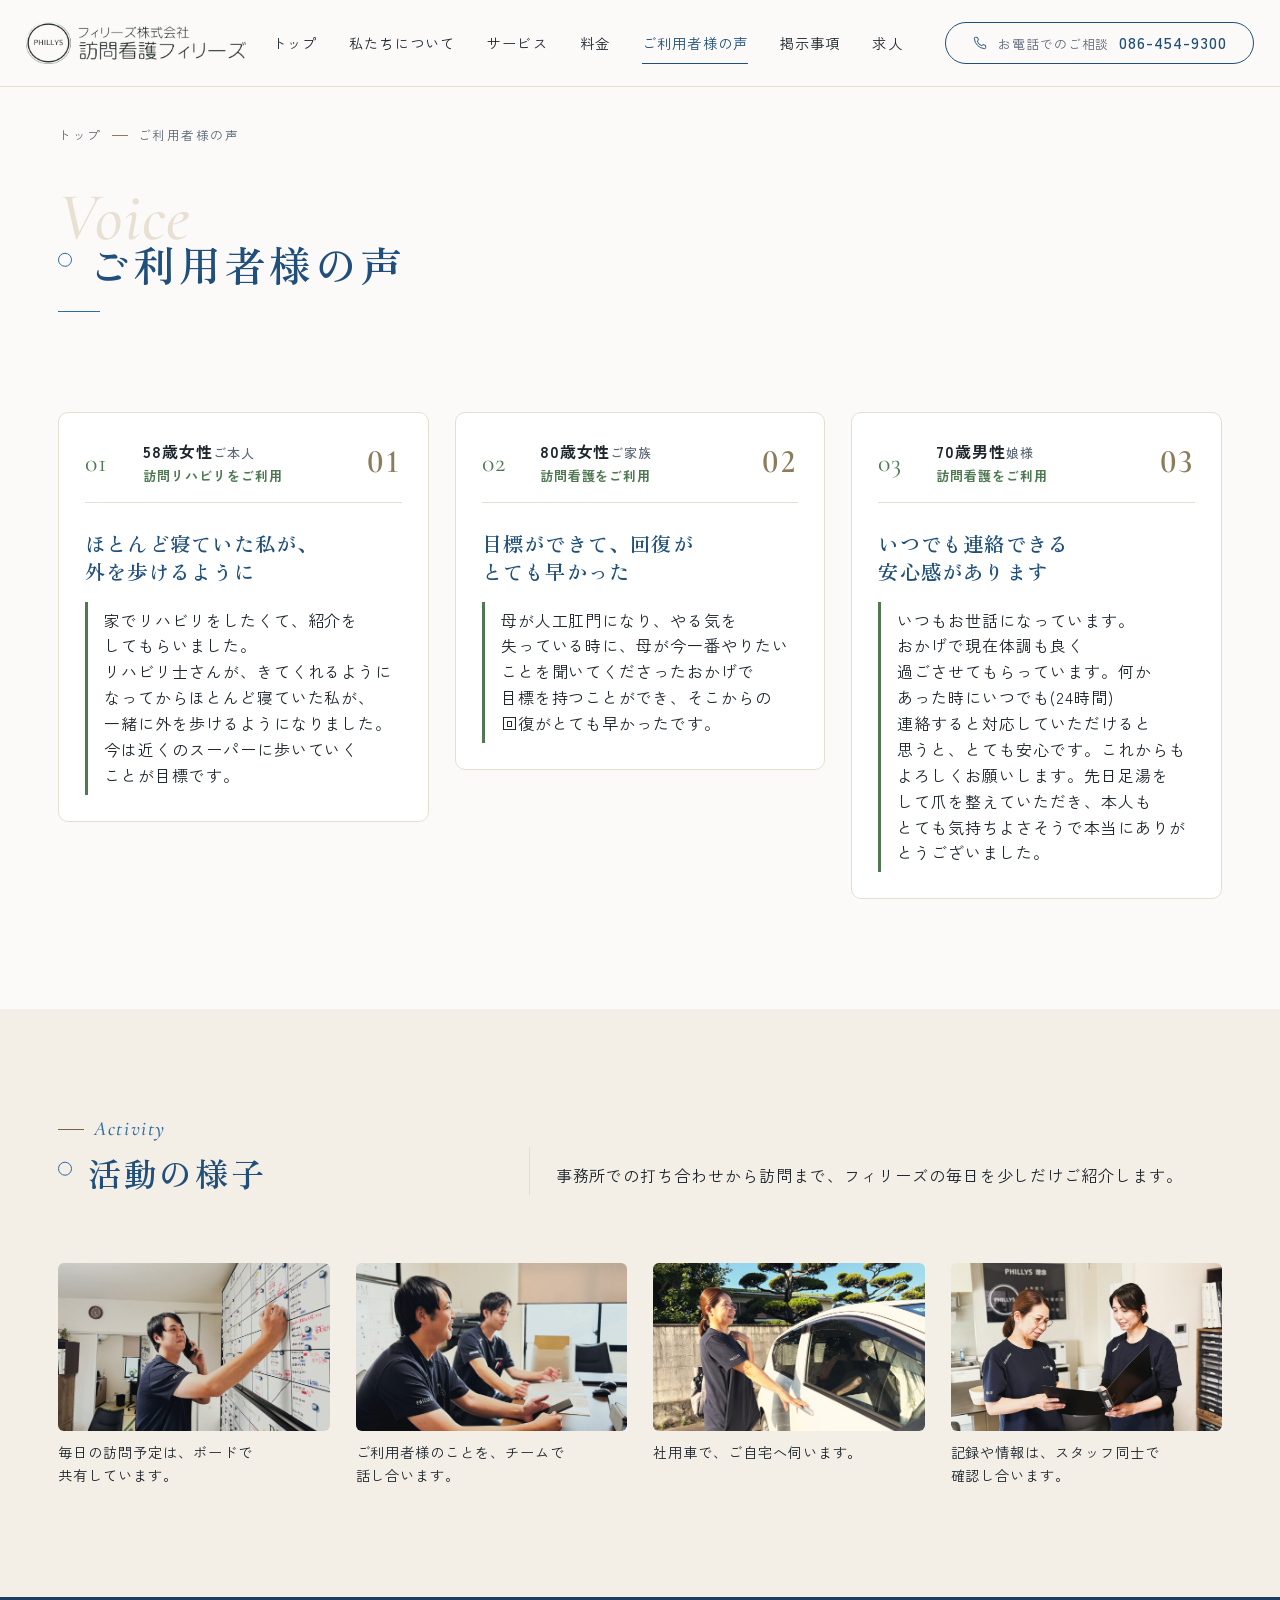
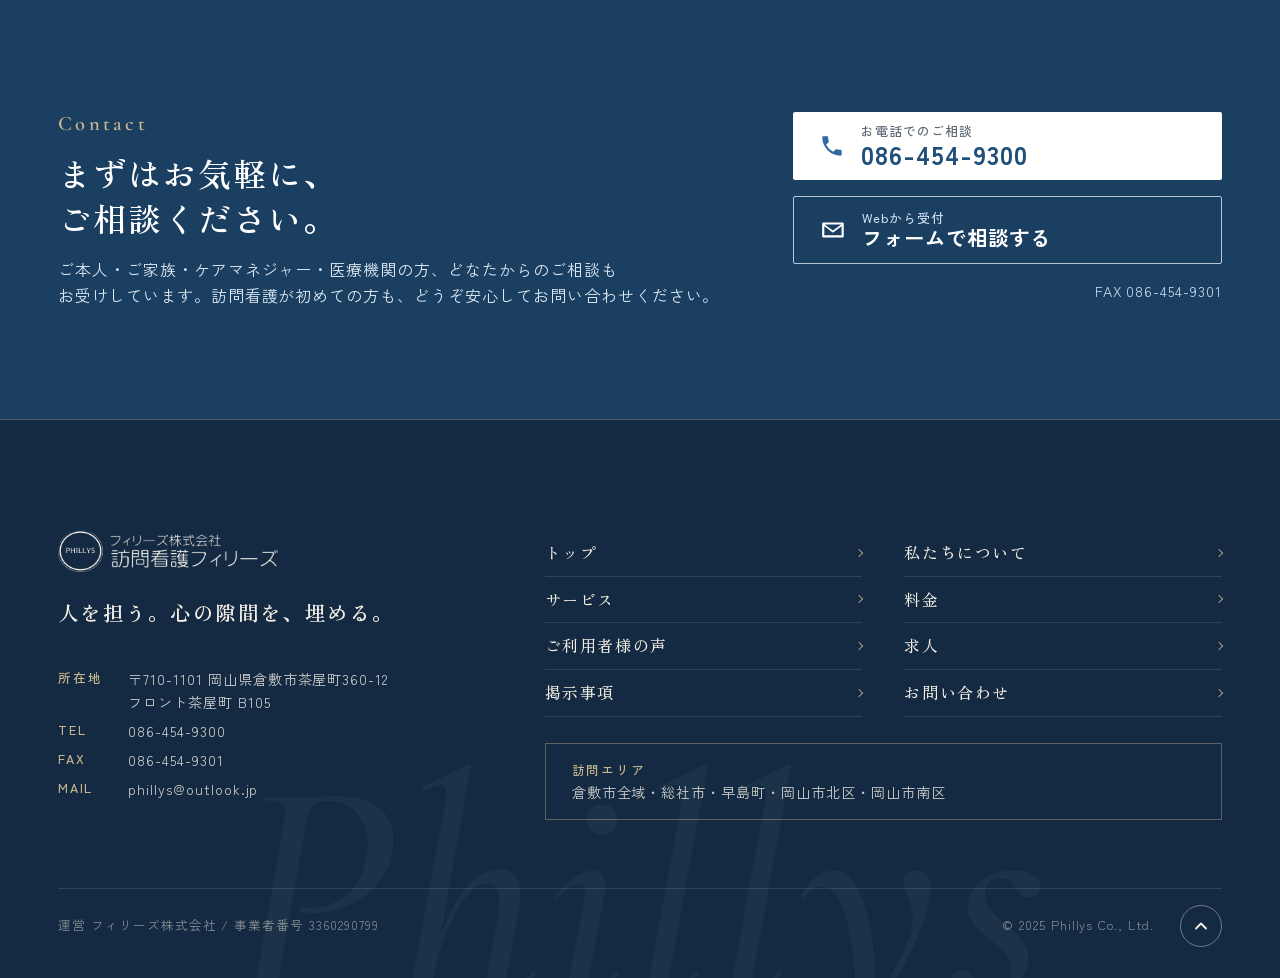
<file: voice.html>
<!doctype html>
<html lang="ja"><head><meta charset="utf-8"><meta name="viewport" content="width=device-width,initial-scale=1">
<title>活動・ご利用者様の声 | 訪問看護フィリーズ</title><meta name="description" content="訪問看護フィリーズをご利用の方・ご家族の声と活動の様子。">
<meta property="og:title" content="活動・ご利用者様の声 | 訪問看護フィリーズ"><meta property="og:description" content="訪問看護フィリーズをご利用の方・ご家族の声と活動の様子。"><meta property="og:type" content="website">
<link rel="icon" href="img/logo-mark.png"><link rel="preconnect" href="https://fonts.googleapis.com"><link rel="preconnect" href="https://fonts.gstatic.com" crossorigin><link rel="stylesheet" href="https://fonts.googleapis.com/css2?family=Zen+Kaku+Gothic+New:wght@400;500;700&family=Zen+Old+Mincho:wght@500;600;700&family=Cormorant+Garamond:ital,wght@0,500;0,600;1,500&display=swap"><link rel="stylesheet" href="style.css?v=20261123n"><script>document.documentElement.classList.add("js-fill")</script><script>(function(){var d=document.documentElement,p=location.pathname.split("/").pop()||"index.html",top=p==="index.html",seen=false;try{seen=sessionStorage.getItem("ph-ld")==="1";sessionStorage.setItem("ph-ld","1")}catch(e){}var rm=window.matchMedia&&matchMedia("(prefers-reduced-motion: reduce)").matches;var rl=false;try{var n=performance.getEntriesByType("navigation")[0];rl=n?n.type==="reload":(performance.navigation&&performance.navigation.type===1)}catch(e){}if(!rm&&(top||!seen||rl))d.classList.add("ld-on");})();</script></head><body><div class="ld" aria-hidden="true"><div class="ld-in"><div class="ld-mark"><svg class="ld-ring" viewBox="0 0 120 120"><circle cx="60" cy="60" r="57"/></svg><img src="img/logo-mark.png" alt="" width="84" height="84"></div><p class="ld-name">Phillys</p><p class="ld-sub">訪問看護フィリーズ</p></div></div>
<header class="hd hd2"><div class="hd-in">
<input type="checkbox" id="mn" class="mn-t">
<a class="brand" href="index.html"><img src="img/logo.png" alt="フィリーズ株式会社 訪問看護フィリーズ" width="250" height="48"></a>
<nav class="gn" aria-label="メインメニュー"><a href="index.html">トップ</a><a href="about.html">私たちについて</a><a href="service.html">サービス</a><a href="price.html">料金</a><a href="voice.html" aria-current=page>ご利用者様の声</a><a href="notice.html">掲示事項</a><a href="recruit.html">求人</a><a class="gn-contact" href="contact.html">お問い合わせ</a><div class="gn-foot"><p class="gn-foot-l">Contact</p><a class="gn-tel" href="tel:0864549300"><svg viewBox="0 0 24 24" aria-hidden="true"><path d="M5 3.5h3.2l1.6 4.2-2.1 1.4a11.5 11.5 0 0 0 7.2 7.2l1.4-2.1 4.2 1.6V19a1.5 1.5 0 0 1-1.6 1.5A16.5 16.5 0 0 1 3.5 5.1 1.5 1.5 0 0 1 5 3.5z" fill="none" stroke="currentColor" stroke-width="1.4" stroke-linejoin="round"/></svg><span><small>お電話でのご相談</small>086-454-9300</span></a><p class="gn-addr">〒710-1101 岡山県倉敷市茶屋町360-12<br>フロント茶屋町 B105</p></div></nav>
<a class="hd-cta" href="tel:0864549300"><svg viewBox="0 0 24 24" aria-hidden="true"><path d="M5 3.5h3.2l1.6 4.2-2.1 1.4a11.5 11.5 0 0 0 7.2 7.2l1.4-2.1 4.2 1.6V19a1.5 1.5 0 0 1-1.6 1.5A16.5 16.5 0 0 1 3.5 5.1 1.5 1.5 0 0 1 5 3.5z" fill="none" stroke="currentColor" stroke-width="1.4" stroke-linejoin="round"/></svg><span><small>お電話でのご相談</small>086-454-9300</span></a>
<label for="mn" class="mn-b" aria-label="メニューを開く"><i></i><em>MENU</em></label>
</div></header>
<main>
<section class="pg-hero pr-hero"><div class="wrap">
<nav class="bc" aria-label="現在地"><a href="index.html">トップ</a><span aria-hidden="true">/</span>ご利用者様の声</nav>
<div class="pg-hero-in"><div class="ab3-ttl"><p class="ab3-en">Voice</p><h1 class="pg-h">ご利用者様の声</h1></div>
<p class="pg-lead">フィリーズをご利用いただいている方と、そのご家族から声を聞かせていただきました。</p></div>
</div></section>
<section class="vp"><div class="wrap"><div class="vp-list"><article class="vp-card">
<div class="vp-top"><span class="vc-no" aria-hidden="true">01</span><div><p class="vp-who">58歳女性<span>ご本人</span></p><p class="vp-svc">訪問リハビリをご利用</p></div><span class="vp-no">01</span></div>
<h3>ほとんど寝ていた私が、外を歩けるように</h3>
<blockquote class="vp-q"><p>家でリハビリをしたくて、紹介をしてもらいました。リハビリ士さんが、きてくれるようになってからほとんど寝ていた私が、一緒に外を歩けるようになりました。今は近くのスーパーに歩いていくことが目標です。</p></blockquote>
</article><article class="vp-card">
<div class="vp-top"><span class="vc-no" aria-hidden="true">02</span><div><p class="vp-who">80歳女性<span>ご家族</span></p><p class="vp-svc">訪問看護をご利用</p></div><span class="vp-no">02</span></div>
<h3>目標ができて、回復がとても早かった</h3>
<blockquote class="vp-q"><p>母が人工肛門になり、やる気を失っている時に、母が今一番やりたいことを聞いてくださったおかげで目標を持つことができ、そこからの回復がとても早かったです。</p></blockquote>
</article><article class="vp-card">
<div class="vp-top"><span class="vc-no" aria-hidden="true">03</span><div><p class="vp-who">70歳男性<span>娘様</span></p><p class="vp-svc">訪問看護をご利用</p></div><span class="vp-no">03</span></div>
<h3>いつでも連絡できる安心感があります</h3>
<blockquote class="vp-q"><p>いつもお世話になっています。おかげで現在体調も良く過ごさせてもらっています。何かあった時にいつでも(24時間)連絡すると対応していただけると思うと、とても安心です。これからもよろしくお願いします。先日足湯をして爪を整えていただき、本人もとても気持ちよさそうで本当にありがとうございました。</p></blockquote>
</article></div></div></section>
<section class="vp-act"><div class="wrap">
<div class="sv3-head"><div class="ab3-ttl"><p class="ab3-en sm">Activity</p><h2>活動の様子</h2></div>
<p class="sv3-intro">事務所での打ち合わせから訪問まで、フィリーズの毎日を少しだけご紹介します。</p></div>
<div class="vp-gal"><figure class="vp-g"><div class="photo vp-gph"><span><small>img/act1.jpg</small></span><img src="img/act1.jpg?v=2" alt="予定ボードを確認するスタッフ" loading="lazy" onerror="this.remove()"></div><figcaption>毎日の訪問予定は、ボードで共有しています。</figcaption></figure><figure class="vp-g"><div class="photo vp-gph"><span><small>img/act2.jpg</small></span><img src="img/act2.jpg?v=2" alt="打ち合わせをするスタッフ" loading="lazy" onerror="this.remove()"></div><figcaption>ご利用者様のことを、チームで話し合います。</figcaption></figure><figure class="vp-g"><div class="photo vp-gph"><span><small>img/act3.jpg</small></span><img src="img/act3.jpg?v=2" alt="訪問に出発する看護師" loading="lazy" onerror="this.remove()"></div><figcaption>社用車で、ご自宅へ伺います。</figcaption></figure><figure class="vp-g"><div class="photo vp-gph"><span><small>img/philosophy.jpg</small></span><img src="img/philosophy.jpg?v=2" alt="書類を確認する看護師" loading="lazy" onerror="this.remove()"></div><figcaption>記録や情報は、スタッフ同士で確認し合います。</figcaption></figure></div>
</div></section>
</main><nav class="mbar3" aria-label="お問い合わせ"><a class="m3-tel" href="tel:0864549300"><svg viewBox="0 0 24 24" aria-hidden="true"><path d="M5 3.5h3.2l1.6 4.2-2.1 1.4a11.5 11.5 0 0 0 7.2 7.2l1.4-2.1 4.2 1.6V19a1.5 1.5 0 0 1-1.6 1.5A16.5 16.5 0 0 1 3.5 5.1 1.5 1.5 0 0 1 5 3.5z" fill="none" stroke="currentColor" stroke-width="1.4" stroke-linejoin="round"/></svg><span>086-454-9300</span></a><a class="m3-form" href="contact.html"><span>フォームで相談</span><svg viewBox="0 0 24 24" aria-hidden="true"><path d="M4 12h15m-5-5 5 5-5 5" fill="none" stroke="currentColor" stroke-width="1.4" stroke-linecap="round" stroke-linejoin="round"/></svg></a></nav>
<section class="cta2"><div class="wrap cta2-in">
<div class="cta2-txt"><p class="cta2-en">Contact</p><h2>まずはお気軽に、<br>ご相談ください。</h2>
<p>ご本人・ご家族・ケアマネジャー・医療機関の方、どなたからのご相談もお受けしています。訪問看護が初めての方も、どうぞ安心してお問い合わせください。</p></div>
<div class="cta2-acts">
<a class="cta2-tel" href="tel:0864549300"><svg viewBox="0 0 24 24" aria-hidden="true"><path d="M6.6 10.8a15.1 15.1 0 0 0 6.6 6.6l2.2-2.2a1 1 0 0 1 1-.25 11.4 11.4 0 0 0 3.6.57 1 1 0 0 1 1 1V20a1 1 0 0 1-1 1A17 17 0 0 1 3 4a1 1 0 0 1 1-1h3.5a1 1 0 0 1 1 1c0 1.25.2 2.45.57 3.57a1 1 0 0 1-.25 1z"/></svg><span><small>お電話でのご相談</small>086-454-9300</span></a>
<a class="cta2-form" href="contact.html"><svg viewBox="0 0 24 24" aria-hidden="true"><path d="M3 5h18a1 1 0 0 1 1 1v12a1 1 0 0 1-1 1H3a1 1 0 0 1-1-1V6a1 1 0 0 1 1-1zm1.4 2 7.6 5.6L19.6 7H4.4zM20 8.6l-7.4 5.5a1 1 0 0 1-1.2 0L4 8.6V17h16z"/></svg><span><small>Webから受付</small>フォームで相談する</span></a>
<p class="cta2-fax">FAX 086-454-9301</p>
</div></div></section>
<footer class="ft2"><div class="wrap">
<div class="ft2-top">
<div class="ft2-info">
<a class="ft2-logo" href="index.html"><img src="img/logo.png" alt="フィリーズ株式会社 訪問看護フィリーズ" width="250" height="48"></a>
<p class="ft2-catch">人を担う。心の隙間を、埋める。</p>
<dl class="ft2-dl">
<div><dt>所在地</dt><dd>〒710-1101 <span class="nw">岡山県倉敷市茶屋町360-12</span> フロント茶屋町 B105</dd></div>
<div><dt>TEL</dt><dd><a href="tel:0864549300">086-454-9300</a></dd></div>
<div><dt>FAX</dt><dd>086-454-9301</dd></div>
<div><dt>MAIL</dt><dd><a href="mailto:phillys@outlook.jp">phillys@outlook.jp</a></dd></div>
</dl>
</div>
<div class="ft2-side">
<nav class="ft2-nav" aria-label="フッターメニュー"><ul><li><a href="index.html">トップ</a></li><li><a href="about.html">私たちについて</a></li><li><a href="service.html">サービス</a></li><li><a href="price.html">料金</a></li><li><a href="voice.html">ご利用者様の声</a></li><li><a href="recruit.html">求人</a></li><li><a href="notice.html">掲示事項</a></li><li><a href="contact.html">お問い合わせ</a></li></ul></nav>
<div class="ft2-area"><p class="ft2-area-h">訪問エリア</p><p><span class="nw">倉敷市全域・</span><wbr><span class="nw">総社市・</span><wbr><span class="nw">早島町・</span><wbr><span class="nw">岡山市北区・</span><wbr><span class="nw">岡山市南区</span></p></div>
</div>
</div>
<div class="ft2-bot"><p><span class="nw">運営 フィリーズ株式会社</span> / <span class="nw">事業者番号 3360290799</span></p><p class="ft2-cp">&copy; 2025 Phillys Co., Ltd.</p>
<a class="ft2-top-btn" href="#" aria-label="ページの先頭へ戻る"><svg viewBox="0 0 24 24" aria-hidden="true"><path d="M6 15l6-6 6 6" fill="none" stroke="currentColor" stroke-width="2.2" stroke-linecap="round" stroke-linejoin="round"/></svg></a></div>
</div></footer>
<script>
(function(){var t=document.querySelectorAll('.ab3-ttl,.pg-hero-in,.fv4,.st');
if(!('IntersectionObserver' in window)){t.forEach(function(e){e.classList.add('is-in')});return;}
var io=new IntersectionObserver(function(es){es.forEach(function(e){if(e.isIntersecting){e.target.classList.add('is-in');io.unobserve(e.target);}})},{threshold:0,rootMargin:'0px 0px -12% 0px'});
t.forEach(function(e){io.observe(e)});})();
</script><script src="smooth.js?v=1"></script><script src="motion.js?v=12"></script><script>(function(){var d=document.documentElement;if(!d.classList.contains("ld-on"))return;var t0=performance.now(),MIN=2236,fired=false;function done(){if(fired)return;fired=true;var w=Math.max(0,MIN-(performance.now()-t0));setTimeout(function(){d.classList.add("ld-out");setTimeout(function(){d.classList.remove("ld-on","ld-out");document.dispatchEvent(new Event("ph:loaded"))},1000)},w)}function whenText(){var f=document.fonts&&document.fonts.ready;if(f){Promise.race([f,new Promise(function(r){setTimeout(r,1236)})]).then(done)}else done()}if(document.readyState!=="loading")whenText();else document.addEventListener("DOMContentLoaded",whenText);setTimeout(done,3618);})();</script></body></html>
</file>
<file: style.css>
:root{--soft:#7f9dbd;--g:#2f6aa3;--gd:#1f4f7a;--gl:#e9f1f9;--c:#d9825f;--cream:#f5f8fc;--ink:#2a3440;--mut:#5f6b78;--ln:#dde5ee;--r:16px}
*{box-sizing:border-box}
html{scroll-behavior:smooth}
body{margin:0;color:var(--ink);background:#fff;line-height:2;font-family:"Hiragino Sans","Hiragino Kaku Gothic ProN","Yu Gothic",Meiryo,sans-serif;font-size:17px}
img{max-width:100%;display:block}
a{color:var(--gd)}
.wrap{max-width:1080px;margin:0 auto;padding:0 20px}
.narrow{max-width:760px}
/* header */
.hd{position:sticky;top:0;z-index:20;background:rgba(255,255,255,.96);border-bottom:1px solid var(--ln);backdrop-filter:blur(6px)}
.hd-in{display:flex;align-items:center;gap:20px;height:68px}
.brand{display:flex;align-items:center;gap:10px;text-decoration:none;color:var(--ink);font-size:14px;line-height:1.2;white-space:nowrap}
.brand b{display:block;font-size:19px;color:var(--gd)}
.mark{width:38px;height:38px;border-radius:50%;background:var(--g);color:#fff;display:grid;place-items:center;font-weight:700;font-size:20px;font-family:Georgia,serif}
.gn{display:flex;gap:2px;margin-left:auto}
.gn a{text-decoration:none;color:var(--ink);font-size:14px;padding:8px 10px;border-radius:8px;white-space:nowrap}
.gn a:hover,.gn a[aria-current]{background:var(--gl);color:var(--gd)}
.tel{display:flex;flex-direction:column;text-decoration:none;color:var(--gd);font-weight:700;font-size:20px;line-height:1.2;white-space:nowrap}
.tel small{font-size:11px;color:var(--mut);font-weight:400}
.tel-sp,.mn-t,.mn-b{display:none}
/* hero */
.hero{background:linear-gradient(135deg,var(--gl),var(--cream));padding:56px 0 64px}
.hero-in{display:grid;grid-template-columns:1.05fr .95fr;gap:40px;align-items:center}
.eyebrow{color:var(--g);font-weight:700;letter-spacing:.12em;font-size:13px;margin:0 0 6px}
h1{font-size:clamp(28px,4.4vw,44px);line-height:1.4;margin:0 0 18px;color:var(--gd)}
h2{font-size:clamp(22px,3vw,28px);line-height:1.5;margin:0 0 14px;color:var(--gd)}
h3{font-size:17px;margin:6px 0}
.lead{font-size:17px}
.btns{display:flex;flex-wrap:wrap;gap:12px;margin-top:24px}
.btn{display:inline-block;padding:12px 24px;border-radius:999px;background:var(--g);color:#fff;text-decoration:none;font-weight:700}
.btn.big{background:var(--c);font-size:19px;padding:14px 30px}
.btn.ghost{background:#fff;color:var(--gd);border:2px solid var(--g)}
.btn:hover{filter:brightness(.95)}
/* photo placeholder */
.photo{position:relative;border-radius:var(--r);overflow:hidden;aspect-ratio:4/3;background:repeating-linear-gradient(45deg,#dbe7f2,#dbe7f2 12px,#e8f0f7 12px,#e8f0f7 24px);display:grid;place-items:center;text-align:center;color:var(--gd);font-size:14px;padding:16px}
.photo small{opacity:.7;font-size:11px}
.photo img{position:absolute;inset:0;width:100%;height:100%;object-fit:cover}
.hero-p{aspect-ratio:5/4}
/* sections */
.strip{background:var(--g);color:#fff}
.strip ul{list-style:none;margin:0;padding:18px 0;display:grid;grid-template-columns:repeat(4,1fr);gap:12px;text-align:center;font-size:14px;line-height:1.5}
.strip b{display:block;font-size:17px}
.sec{padding:72px 0}
.alt{background:var(--cream)}
.sub{max-width:760px}
.two{display:grid;grid-template-columns:1fr 1fr;gap:48px;align-items:center}
.sec p.big{font-size:22px;font-weight:700;color:var(--gd);line-height:1.7}
.note{display:block;color:var(--mut)}
.more{margin-top:20px}
.more a{font-weight:700}
.cards{list-style:none;margin:32px 0 0;padding:0;display:grid;grid-template-columns:repeat(3,1fr);gap:20px}
.cards li{background:#fff;border-radius:var(--r);padding:24px;border:1px solid var(--ln);border-top:4px solid var(--g)}
.cards p{margin:0;color:var(--mut);font-size:14px;line-height:1.8}
.ic{font-size:30px}
.vgrid{display:grid;grid-template-columns:repeat(3,1fr);gap:20px;margin-top:24px}
.vgrid.one{grid-template-columns:1fr;max-width:760px;margin:0 auto}
blockquote{margin:0;background:var(--cream);border-radius:var(--r);padding:24px;position:relative}
.alt blockquote{background:#fff}
blockquote p{margin:0 0 10px}
cite{font-style:normal;font-size:14px;color:var(--mut);font-weight:700}
.ph-head{background:linear-gradient(135deg,var(--gl),var(--cream));padding:48px 0}
.ph-head h1{margin:0}
.ph-head p:last-child{margin:8px 0 0}
.check{list-style:none;margin:16px 0;padding:0;display:grid;gap:10px}
.check li{padding-left:30px;position:relative}
.check li:before{content:"✓";position:absolute;left:0;top:0;width:22px;height:22px;border-radius:50%;background:var(--g);color:#fff;font-size:13px;display:grid;place-items:center;line-height:1;margin-top:4px}
.gal{display:grid;grid-template-columns:repeat(3,1fr);gap:16px}
table{width:100%;border-collapse:collapse;margin:0 0 24px;background:#fff}
caption{text-align:left;font-weight:700;padding:6px 0;color:var(--ink)}
th,td{padding:12px 16px;border:1px solid var(--ln);text-align:left}
th{background:var(--gl);font-weight:500;width:55%}
td{font-weight:700;text-align:right}
.pgrid{display:grid;grid-template-columns:1fr 1fr;gap:40px;margin-bottom:24px}
.box{background:var(--cream);border-radius:var(--r);padding:24px;margin-top:16px}
.box p{margin:0}
table.co th{width:28%}
table.co td{text-align:left;font-weight:400}
.map iframe{width:100%;height:420px;border:0;border-radius:var(--r)}
.docs{padding-left:20px}
/* cta/footer */
.cta{background:var(--gd);color:#fff;text-align:center;padding:56px 0}
.cta h2{color:#fff}
.cta .btns{justify-content:center}
.cta .btn.ghost{background:transparent;color:#fff;border-color:#fff}
.ft{background:#1a2735;color:#c8d3df;padding:40px 0 20px;font-size:14px}
.ft-g{display:grid;grid-template-columns:1.2fr 1fr;gap:32px}
.ft-n{font-size:18px;font-weight:700;color:#fff;margin:0 0 6px}
.ft-nav{display:flex;flex-wrap:wrap;gap:6px 18px;align-content:start}
.ft-nav a{color:#c8d3df;text-decoration:none}
.cp{margin:28px 0 0;color:#8998a8;font-size:12px}
/* mobile */
@media(max-width:900px){
 .tel{display:none}
 .mn-b{display:block;margin-left:auto;width:44px;height:44px;cursor:pointer;position:relative}
 .mn-b i,.mn-b i:before,.mn-b i:after{position:absolute;left:10px;right:10px;height:2px;background:var(--ink);content:"";top:21px}
 .mn-b i:before{top:-7px;left:0;right:0}.mn-b i:after{top:7px;left:0;right:0}
 .mn-b i{left:0;right:0}
 .gn{display:none;position:absolute;top:68px;left:0;right:0;background:#fff;flex-direction:column;padding:12px 20px 20px;border-bottom:1px solid var(--ln);margin:0}
 .mn-t:checked~.gn{display:flex}
 .gn a{padding:12px 8px;font-size:17px}
 .tel-sp{display:block;margin-top:8px;background:var(--c);color:#fff!important;text-align:center;font-weight:700}
 .hero-in,.two,.pgrid,.ft-g{grid-template-columns:1fr}
 .two{gap:28px}
 .two.rev>.photo{order:2}
 .cards,.vgrid,.gal{grid-template-columns:1fr}
 .strip ul{grid-template-columns:1fr 1fr}
 .sec{padding:52px 0}
 th{width:50%}
}

.brand img{height:44px;width:auto;display:block}
@media(max-width:900px){.brand img{height:36px}}

.cards h3{margin-top:0;color:var(--gd)}
.feat{list-style:none;margin:28px 0 0;padding:0;display:grid;grid-template-columns:repeat(3,1fr);gap:20px}
.feat li{background:#fff;border-radius:var(--r);padding:24px;border:1px solid var(--ln);border-top:4px solid var(--g)}
.feat h3{margin:0 0 8px;color:var(--gd)}
.feat p{margin:0;font-size:15px;color:var(--mut);line-height:1.9}
@media(max-width:900px){.feat{grid-template-columns:1fr}}
.rc-head h1{font-size:clamp(26px,4vw,40px)}
.jobs{display:grid;grid-template-columns:1fr 1fr;gap:24px;margin-top:28px}
.job{background:#fff;border:1px solid var(--ln);border-radius:var(--r);padding:28px}
.job-tag{display:inline-block;margin:0 0 6px;padding:2px 12px;border-radius:999px;background:var(--gl);color:var(--gd);font-size:13px;font-weight:700}
.job h3{font-size:21px;color:var(--gd);margin:0 0 8px}
.job-catch{color:var(--g);font-weight:700}
.feat.four{grid-template-columns:repeat(2,1fr)}
.stat{margin:28px 0 0;background:#fff;border-radius:var(--r);padding:20px 24px;border:1px solid var(--ln)}
.stat b{display:block;font-size:20px;color:var(--gd)}
.faq{display:grid;gap:12px;margin-top:20px}
.faq details{border:1px solid var(--ln);border-radius:12px;background:#fff}
.faq summary{cursor:pointer;padding:16px 48px 16px 20px;font-weight:700;color:var(--gd);list-style:none;position:relative}
.faq summary::-webkit-details-marker{display:none}
.faq summary:after{content:"+";position:absolute;right:20px;top:12px;font-size:24px;color:var(--g)}
.faq details[open] summary:after{content:"−"}
.faq details p{margin:0;padding:0 20px 18px}
.faq summary:focus-visible,.btn:focus-visible,.gn a:focus-visible{outline:3px solid var(--g);outline-offset:2px}
@media(max-width:900px){.jobs,.feat.four{grid-template-columns:1fr}}
h1,h2,h3{text-wrap:balance;word-break:keep-all;overflow-wrap:anywhere}
.alt .box{background:#fff;border:1px solid var(--ln)}

/* ===== header v2 ===== */
.hd-in{max-width:none;height:84px;padding:0 0 0 24px;margin:0;gap:0;display:flex;align-items:stretch}
.brand{align-self:center;margin-right:auto}
.brand img{height:48px}
.gn{display:flex;align-items:stretch;margin:0;gap:0}
.gn a{display:flex;flex-direction:column;justify-content:center;align-items:center;padding:0 16px;border-radius:0;font-size:14px;line-height:1.5;color:var(--ink)}
.gn .en{font-size:13px;letter-spacing:.1em;font-weight:600;color:var(--gd)}
.gn a:hover,.gn a[aria-current]{background:var(--gl);color:var(--ink)}
.gn .sp-only{display:none}
.hd-act{display:flex;align-items:stretch;margin-left:8px}
.act{width:84px;display:flex;flex-direction:column;align-items:center;justify-content:center;gap:4px;border-left:1px solid var(--ln);text-decoration:none;color:var(--ink);font-size:13px;line-height:1.2}
.act svg{width:28px;height:28px;fill:var(--g)}
.act:hover{background:var(--gl)}
.act:focus-visible,.mn-b:focus-visible{outline:3px solid var(--g);outline-offset:-3px}
.mn-b{display:none}
@media(max-width:1180px){.gn a{padding:0 10px;font-size:13px}.gn .en{font-size:12px}.act{width:72px}}
@media(max-width:1000px){
 .hd-in{height:64px;padding-left:16px}
 .brand img{height:34px}
 .act{width:60px;font-size:11px}
 .act svg{width:22px;height:22px}
 .mn-b{display:block;width:64px;height:auto;margin:0;background:var(--soft);cursor:pointer;position:relative}
 .mn-b i,.mn-b i:before,.mn-b i:after{position:absolute;left:20px;right:20px;top:31px;height:2px;background:#fff;content:""}
 .mn-b i:before{top:-8px;left:0;right:0}
 .mn-b i:after{top:8px;left:0;right:0}
 .gn{display:none;position:absolute;top:64px;left:0;right:0;flex-direction:column;background:#fff;padding:0;border-bottom:1px solid var(--ln);box-shadow:0 8px 16px rgba(20,40,70,.08)}
 .mn-t:checked~.gn{display:flex}
 .gn a,.gn .sp-only{display:flex;flex-direction:row;justify-content:flex-start;align-items:baseline;gap:14px;padding:14px 20px;font-size:16px;border-bottom:1px solid var(--ln)}
 .gn .en{width:76px;font-size:12px}
}
@media(max-width:360px){.act span{display:none}.act{width:48px}}

/* ===== FV v2 ===== */
.fv{position:relative;background:linear-gradient(180deg,#fff 0%,var(--gl) 100%);overflow:hidden}
.fv:before{content:"";position:absolute;right:-12%;top:-30%;width:62%;aspect-ratio:1;border-radius:50%;background:radial-gradient(circle,#dce9f6 0%,rgba(220,233,246,0) 70%);pointer-events:none}
.fv-in{position:relative;max-width:1200px;margin:0 auto;padding:64px 24px 80px;display:grid;grid-template-columns:1fr 1.05fr;gap:56px;align-items:center}
.fv-t{min-width:0}
.fv-place{display:inline-block;margin:0 0 20px;padding:4px 14px;border:1px solid var(--g);border-radius:999px;color:var(--gd);font-size:14px;letter-spacing:.06em;background:#fff}
.fv-h{font-family:"Hiragino Mincho ProN","Yu Mincho","YuMincho","Noto Serif JP",serif;font-weight:600;font-size:clamp(34px,4.6vw,54px);line-height:1.45;letter-spacing:.06em;color:var(--gd);margin:0 0 24px}
.sp-br{display:none}
.fv-lead{font-size:17px;line-height:2.05;margin:0 0 22px;max-width:30em}
.fv-tags{list-style:none;margin:0 0 30px;padding:0;display:flex;flex-wrap:wrap;gap:8px}
.fv-tags li{padding:4px 14px;border-radius:6px;background:#fff;border:1px solid var(--ln);color:var(--gd);font-size:14px;font-weight:600}
.fv-cta{display:flex;flex-wrap:wrap;align-items:center;gap:14px 24px}
.fv-tel{display:flex;align-items:center;gap:12px;padding:12px 28px 12px 20px;border-radius:12px;background:var(--gd);color:#fff;text-decoration:none;box-shadow:0 6px 16px rgba(31,79,122,.18)}
.fv-tel svg{width:30px;height:30px;fill:#fff;flex:none}
.fv-tel span{display:flex;flex-direction:column;font-size:26px;font-weight:700;letter-spacing:.04em;line-height:1.2;font-variant-numeric:tabular-nums}
.fv-tel small{font-size:12px;font-weight:400;letter-spacing:.04em;opacity:.85}
.fv-tel:hover{background:var(--g)}
.fv-more{display:inline-flex;gap:8px;align-items:center;color:var(--gd);font-weight:700;text-decoration:none;border-bottom:2px solid var(--g);padding:4px 0}
.fv-more:hover{color:var(--g)}
.fv-note{margin:18px 0 0;font-size:14px;color:var(--mut)}
.fv-v{position:relative;min-width:0;padding:0 0 36px 28px}
.fv-main{aspect-ratio:4/3.3;border-radius:24px 24px 24px 120px;box-shadow:0 20px 40px rgba(31,79,122,.12)}
.fv-card{position:absolute;left:0;bottom:0;background:#fff;border-radius:14px;padding:16px 22px;box-shadow:0 10px 24px rgba(31,79,122,.12);border-left:4px solid var(--g)}
.fv-card p{margin:0;font-size:14px;line-height:1.7}
.fv-card .fv-card-h{font-weight:700;color:var(--gd);font-size:13px;letter-spacing:.08em;margin-bottom:2px}
.fv-promise{position:absolute;right:-8px;top:-18px;width:132px;height:132px;border-radius:50%;background:#fff;border:1px solid var(--ln);box-shadow:0 10px 24px rgba(31,79,122,.12);display:flex;flex-direction:column;justify-content:center;align-items:center;text-align:center;font-size:13px;line-height:1.6;color:var(--ink)}
.fv-promise b{font-size:17px;color:var(--gd)}
.fv-tel:focus-visible,.fv-more:focus-visible{outline:3px solid var(--g);outline-offset:3px}
@media(max-width:1000px){
 .fv-in{grid-template-columns:1fr;gap:40px;padding:40px 20px 56px}
 .fv-v{padding:0 0 32px 16px}
 .fv-promise{width:108px;height:108px;font-size:12px;right:0;top:-14px}
 .fv-promise b{font-size:15px}
}
@media(max-width:520px){
 .sp-br{display:inline}
 .fv-h{font-size:34px}
 .fv-lead{font-size:16px}
 .fv-tel{width:100%;justify-content:center}
 .fv-tel span{font-size:24px}
 .fv-main{border-radius:18px 18px 18px 72px}
}
/* ===== white background ===== */
:root{--cream:#fff}
.fv{background:#fff}
.fv:before{display:none}
.ph-head{background:#fff;border-bottom:1px solid var(--ln)}
.alt{background:#fff;border-top:1px solid var(--ln)}
.box{border:1px solid var(--ln)}
blockquote{border:1px solid var(--ln)}
.strip{background:#fff;color:var(--ink);border-top:1px solid var(--ln);border-bottom:1px solid var(--ln)}
.strip b{color:var(--gd)}
.strip li+li{border-left:1px solid var(--ln)}
@media(max-width:900px){.strip li+li{border-left:0}}

/* ===== FV v3: photo first ===== */
.fv2{position:relative;background:#fff}
.fv2-photo{aspect-ratio:auto;height:min(72vh,680px);min-height:420px;border-radius:0;max-width:none}
.fv2-body{position:relative;max-width:1200px;margin:-180px auto 0;padding:0 24px 64px}
.fv2-box{position:relative;background:#fff;max-width:600px;padding:44px 48px 40px;border-top:4px solid var(--g)}
.fv2-place{margin:0 0 14px;color:var(--gd);font-size:14px;letter-spacing:.08em}
.fv2-box .fv-h{font-size:clamp(30px,3.8vw,46px);margin:0 0 20px}
.fv2-lead{margin:0 0 28px;line-height:2.05}
.fv2-box .fv-tel{display:inline-flex}
@media(max-width:1000px){
 .fv2-photo{height:56vh;min-height:300px}
 .fv2-body{margin-top:-80px;padding:0 16px 48px}
 .fv2-box{padding:32px 24px 28px}
}
@media(max-width:520px){
 .fv2-photo{height:46vh;min-height:260px}
 .fv2-body{margin-top:-48px}
 .fv2-box .fv-h{font-size:30px}
 .fv2-box .fv-tel{display:flex}
}
.fv2-photo img{object-position:50% 30%}
@media(max-width:700px){.fv2-photo img{object-position:78% 30%}}
/* ===== header hover v2 ===== */
.gn a{position:relative;transition:color .2s}
.gn a:hover,.gn a[aria-current]{background:none}
.gn a:after{content:"";position:absolute;left:16px;right:16px;bottom:18px;height:2px;background:var(--g);transform:scaleX(0);transition:transform .25s ease}
.gn a:hover:after,.gn a[aria-current]:after{transform:scaleX(1)}
.gn a:hover,.gn a:hover .en{color:var(--g)}
.act{transition:background .2s,color .2s}
.act svg{transition:transform .2s}
.act:hover{background:#f6f9fc;color:var(--g)}
.act:hover svg{transform:translateY(-2px)}
@media(max-width:1180px){.gn a:after{left:10px;right:10px}}
@media(max-width:1000px){
 .gn a:after{display:none}
 .gn a:hover,.gn a[aria-current]{background:var(--gl)}
}
@media(prefers-reduced-motion:reduce){.gn a:after,.act svg{transition:none}}

/* ===== FV v4: two bands left + photo right ===== */
.fv3{display:grid;grid-template-columns:minmax(0,44fr) minmax(0,56fr);min-height:min(82vh,760px);background:#fff}
.fv3-left{display:grid;grid-template-rows:1fr auto;min-width:0}
.fv3-copy{display:flex;flex-direction:column;justify-content:center;padding:48px 48px 40px max(24px,calc((100vw - 1200px)/2 + 24px))}
.fv3-place{margin:0 0 18px;color:var(--g);font-size:14px;font-weight:700;letter-spacing:.08em}
.fv3-copy .fv-h{font-size:clamp(32px,3.6vw,50px);margin:0 0 22px}
.fv3-lead{margin:0;max-width:28em;line-height:2.05}
.fv3-contact{background:var(--gd);color:#fff;padding:28px 48px 30px max(24px,calc((100vw - 1200px)/2 + 24px))}
.fv3-ct-h{margin:0 0 6px;font-size:15px;font-weight:700;letter-spacing:.06em}
.fv3-tel{display:inline-flex;align-items:center;gap:10px;color:#fff;text-decoration:none;font-size:clamp(28px,2.8vw,38px);font-weight:700;letter-spacing:.04em;line-height:1.3;font-variant-numeric:tabular-nums}
.fv3-tel svg{width:.9em;height:.9em;fill:#fff}
.fv3-tel:hover{opacity:.85}
.fv3-tel:focus-visible{outline:3px solid #fff;outline-offset:4px}
.fv3-ct-note{margin:8px 0 0;font-size:13px;line-height:1.8;color:#d6e3f0}
.fv3-photo{aspect-ratio:auto;border-radius:0;height:100%;min-height:420px;max-width:none}
.fv3-photo img{object-position:60% 30%}
@media(max-width:1000px){
 .fv3{grid-template-columns:1fr;min-height:0}
 .fv3-photo{order:-1;height:52vh;min-height:280px}
 .fv3-copy{padding:32px 20px 28px}
 .fv3-contact{padding:24px 20px 26px}
}
@media(max-width:700px){.fv3-photo img{object-position:78% 30%}}

/* ===== FV v5: photo as background, box on top ===== */
.fv2{min-height:min(82vh,760px);display:flex;align-items:flex-end;overflow:hidden}
.fv2-photo{position:absolute;inset:0;height:auto;min-height:0}
.fv2-photo img{object-position:65% 30%}
.fv2-body{position:relative;width:100%;margin:0 auto;padding:48px 24px 56px}
.fv2-box{box-shadow:0 18px 40px rgba(20,40,70,.16)}
@media(max-width:1000px){
 .fv2{display:block;min-height:0}
 .fv2-photo{position:relative;inset:auto;height:56vh;min-height:300px}
 .fv2-body{margin-top:-80px;padding:0 16px 48px}
}
@media(max-width:520px){.fv2-photo{height:46vh;min-height:260px}.fv2-body{margin-top:-48px}}
@media(max-width:700px){.fv2-photo img{object-position:78% 30%}}

/* ===== header v3 (reference style) ===== */
.hd2{background:#f8f9fa;border-bottom:0}
.hd2 .hd-in{height:96px;padding:0 24px;align-items:center;gap:8px}
.hd2 .brand img{height:46px}
.hd2 .gn{align-items:center;gap:4px;margin-left:auto}
.hd2 .gn a{flex-direction:row;padding:10px 14px;font-size:15px;font-weight:600;color:var(--ink)}
.hd2 .gn a:after{left:14px;right:14px;bottom:2px}
.hd2 .gn a[aria-current],.hd2 .gn a:hover{color:var(--g)}
.hd-cta{display:flex;align-items:center;gap:10px;margin-left:16px;padding:12px 22px;border-radius:6px;background:var(--g);color:#fff;text-decoration:none;transition:background .2s}
.hd-cta svg{width:22px;height:22px;fill:#fff;flex:none}
.hd-cta span{display:flex;flex-direction:column;font-size:19px;font-weight:700;line-height:1.2;letter-spacing:.03em;font-variant-numeric:tabular-nums}
.hd-cta small{font-size:11px;font-weight:400;opacity:.9}
.hd-cta:hover{background:var(--gd)}
.hd-cta:focus-visible{outline:3px solid var(--gd);outline-offset:3px}
@media(max-width:1180px){.hd2 .gn a{padding:10px 9px;font-size:14px}.hd-cta{padding:10px 16px}.hd-cta span{font-size:17px}}
@media(max-width:1000px){
 .hd2 .hd-in{height:64px;padding:0 0 0 16px;align-items:stretch}
 .hd2 .brand img{height:34px}
 .hd2 .gn{top:64px;margin:0}
 .hd2 .gn a{padding:14px 20px;font-size:16px}
 .hd-cta{margin-left:auto;border-radius:0;padding:0 14px}
 .hd-cta small{display:none}
 .hd-cta span{font-size:15px}
}
@media(max-width:480px){.hd-cta span{display:none}.hd-cta{padding:0 18px}.hd-cta svg{width:24px;height:24px}}
/* ===== FV v6 (reference style) ===== */
.fv4{background:#f8f9fa}
.fv4-head{max-width:1200px;margin:0 auto;padding:56px 24px 64px}
.fv4-chip{display:inline-flex;align-items:center;gap:8px;margin:0 0 28px;padding:8px 18px;background:#fff;color:var(--g);font-size:16px;font-weight:600}
.fv4-chip svg{width:18px;height:18px;color:var(--g)}
.fv4-h{font-size:clamp(34px,4.6vw,62px);line-height:1.5;letter-spacing:.06em;color:var(--g);margin:0 0 24px;font-weight:700}
.fv4-lead{margin:0;font-size:17px;font-weight:600;line-height:1.9;max-width:52em}
.fv4-visual{position:relative}
.fv4-photo{aspect-ratio:auto;height:min(64vw,680px);min-height:360px;border-radius:0;max-width:none}
.fv4-photo img{object-position:60% 35%}
.fv4-card{position:absolute;right:max(24px,calc((100vw - 1200px)/2));bottom:36px;width:min(560px,46%);background:#fff;border-radius:12px;padding:28px 34px 24px;box-shadow:0 12px 32px rgba(20,40,70,.12)}
.fv4-card dl{margin:0}
.fv4-card dl>div{display:grid;grid-template-columns:7em 1fr;gap:12px;padding:12px 0;border-bottom:1px solid var(--ln)}
.fv4-card dl>div:first-child{padding-top:0}
.fv4-card dt{font-weight:700;color:var(--ink)}
.fv4-card dd{margin:0;color:var(--ink)}
.fv4-tel{font-size:24px;font-weight:700;color:var(--g);text-decoration:none;letter-spacing:.03em;font-variant-numeric:tabular-nums}
.fv4-note{margin:14px 0 0;font-size:13px;color:var(--mut);line-height:1.8}
@media(max-width:1000px){
 .fv4-head{padding:36px 20px 40px}
 .fv4-chip{font-size:14px;margin-bottom:20px}
 .fv4-lead{font-size:16px}
 .fv4-photo{height:56vw;min-height:240px}
 .fv4-card{position:relative;right:auto;bottom:auto;width:auto;margin:-48px 16px 0;padding:22px 20px 18px}
 .fv4-visual{padding-bottom:40px}
}
@media(max-width:700px){.fv4-photo img{object-position:75% 35%}.fv4-card dl>div{grid-template-columns:6em 1fr}}
.fv4-card dd{word-break:keep-all;overflow-wrap:anywhere}
@media(max-width:1000px){.fv4-photo{height:72vw}.fv4-card{font-size:15px}.fv4-card dl>div{gap:8px;padding:10px 0}}

/* ===== FV v6 balance + white ===== */
.hd2{background:#fff;border-bottom:1px solid var(--ln)}
.fv4{background:#fff}
.fv4-head{display:grid;grid-template-columns:minmax(0,1.25fr) minmax(0,1fr);gap:56px;align-items:end;padding:64px 24px 48px}
.fv4-chip{background:var(--gl);border-radius:999px;font-size:14px;padding:6px 16px;margin-bottom:22px}
.fv4-h{font-size:clamp(32px,4vw,54px);margin:0;line-height:1.45}
.fv4-hr{padding-bottom:10px}
.fv4-lead{font-weight:400;font-size:16px;line-height:2;margin:0 0 18px}
.fv4-more{display:inline-flex;gap:8px;color:var(--g);font-weight:700;text-decoration:none;border-bottom:2px solid var(--g);padding-bottom:2px}
.fv4-more:hover{color:var(--gd);border-color:var(--gd)}
.fv4-visual{max-width:1200px;margin:0 auto;padding:0 24px 72px}
.fv4-photo{height:min(46vw,560px);min-height:320px;border-radius:16px}
.fv4-card{right:56px;bottom:104px;width:min(460px,42%);padding:24px 28px 20px}
.fv4-card dl>div{grid-template-columns:6.5em 1fr;padding:10px 0;font-size:15px}
.fv4-tel{font-size:22px}
@media(max-width:1000px){
 .fv4-head{grid-template-columns:1fr;gap:20px;padding:36px 20px 32px}
 .fv4-visual{padding:0 16px 48px}
 .fv4-photo{height:62vw;min-height:220px;border-radius:12px}
 .fv4-card{right:auto;bottom:auto;width:auto;margin:-40px 12px 0}
}
@media(max-width:1000px){.fv4-card{margin:-40px 8px 0;padding:18px 18px 16px}.fv4-card dl>div{grid-template-columns:5.5em 1fr}}

/* ===== font: Noto Sans JP ===== */
body,button,input,select,textarea,.fv-h,.fv4-h{font-family:"Noto Sans JP","Hiragino Sans","Hiragino Kaku Gothic ProN","Yu Gothic",Meiryo,sans-serif}
body{font-weight:400;letter-spacing:.04em}
h1,h2,h3,.fv4-h{font-weight:700}
.fv4-h{letter-spacing:.08em}
.hd2 .gn a{font-weight:500}

/* ===== philosophy v2 ===== */
.ph2{padding:96px 0;border-top:0}
.ph2-top{display:grid;grid-template-columns:minmax(0,1fr) minmax(0,1fr);gap:64px;align-items:center}
.ph2-photo{aspect-ratio:4/3.4;border-radius:16px}
.ph2-txt{min-width:0}
.ph2-txt h2{margin-bottom:28px}
.ph2-eq{display:flex;align-items:stretch;gap:10px;margin:0 0 28px;flex-wrap:wrap}
.ph2-term{flex:1 1 0;min-width:96px;display:flex;flex-direction:column;justify-content:center;align-items:center;text-align:center;padding:14px 10px;border:1px solid var(--ln);border-radius:10px;background:#fff}
.ph2-term b{font-size:26px;line-height:1.2;color:var(--gd);letter-spacing:.02em}
.ph2-term span{font-size:12px;color:var(--mut);line-height:1.5;margin-top:4px}
.ph2-res{background:var(--g);border-color:var(--g);flex:1.3 1 0}
.ph2-res b,.ph2-res span{color:#fff}
.ph2-op{display:flex;align-items:center;font-size:22px;color:var(--g);font-weight:700}
.ph2-txt p{margin:0 0 12px}
.ph2-vals{list-style:none;margin:72px 0 0;padding:0;display:grid;grid-template-columns:repeat(3,1fr);border-top:1px solid var(--ln);border-bottom:1px solid var(--ln)}
.ph2-vals li{padding:36px 32px}
.ph2-vals li+li{border-left:1px solid var(--ln)}
.ph2-vals b{display:block;font-size:24px;color:var(--g);letter-spacing:.08em;margin-bottom:12px}
.ph2-vals p{margin:0;font-size:15px;line-height:1.9;color:var(--ink)}
@media(max-width:1000px){
 .ph2{padding:64px 0}
 .ph2-top{grid-template-columns:1fr;gap:32px}
 .ph2-vals{grid-template-columns:1fr;margin-top:48px}
 .ph2-vals li{padding:24px 4px}
 .ph2-vals li+li{border-left:0;border-top:1px solid var(--ln)}
}
@media(max-width:480px){.ph2-term{min-width:0;padding:10px 4px}.ph2-term b{font-size:20px}.ph2-term span{font-size:10px}.ph2-op{font-size:16px}.ph2-eq{gap:6px;flex-wrap:nowrap}}
.ph2-term span{white-space:nowrap}

/* ===== about (reference style) ===== */
.ab3{padding:104px 0 112px;overflow:hidden}
.ab3-top{display:grid;grid-template-columns:minmax(0,1fr) minmax(0,2.1fr);gap:56px;align-items:start}
.ab3-ttl{border-left:3px solid var(--g);padding:2px 0 4px 22px}
.ab3-en{margin:0 0 2px;color:var(--g);font-size:14px;font-weight:700;letter-spacing:.08em}
.ab3-ttl h2{margin:0;font-size:clamp(26px,2.6vw,34px);color:var(--ink)}
.ab3-body h3{margin:4px 0 14px;font-size:clamp(19px,1.8vw,22px);color:var(--ink)}
.ab3-body p{margin:0;color:var(--ink);line-height:2}
.ab3-more{display:flex;justify-content:flex-end;align-items:center;gap:14px;margin-top:24px;color:var(--g);font-weight:700;text-decoration:none}
.ab3-more span{display:grid;place-items:center;width:40px;height:40px;border-radius:6px;background:var(--g);color:#fff;transition:transform .2s,background .2s}
.ab3-more svg{width:20px;height:20px}
.ab3-more:hover span{transform:translateX(4px);background:var(--gd)}
.ab3-more:focus-visible{outline:3px solid var(--g);outline-offset:4px;border-radius:4px}
.ab3-gal{list-style:none;margin:64px 0 0;padding:0;display:grid;grid-template-columns:repeat(3,minmax(0,1fr));gap:40px;width:calc(100% + 120px);margin-left:-60px}
.ab3-gal li{min-width:0}
.ab3-gal li:nth-child(2){margin-top:40px}
.ab3-ph{aspect-ratio:3/2;border-radius:10px}
.ab3-gal p{margin:16px 4px 0;font-size:14px;line-height:1.8;color:var(--mut)}
.ab3-gal b{display:block;font-size:18px;color:var(--gd);margin-bottom:2px}
@media(prefers-reduced-motion:reduce){.ab3-more span{transition:none}}
@media(max-width:1000px){
 .ab3{padding:64px 0 72px}
 .ab3-top{grid-template-columns:1fr;gap:24px}
 .ab3-gal{width:auto;margin:40px 0 0;padding:0 20px;grid-template-columns:1fr;gap:28px}
 .ab3-gal li:nth-child(2){margin-top:0}
}
@media(min-width:600px) and (max-width:1000px){.ab3-gal{grid-template-columns:repeat(3,minmax(0,1fr));gap:16px}.ab3-gal li:nth-child(2){margin-top:24px}.ab3-gal b{font-size:15px}.ab3-gal p{font-size:12px}}
@media(min-width:1001px){.ab3-gal{width:min(1320px,calc(100% - 48px));margin:64px auto 0;gap:32px}}
/* ===== about: stronger background ===== */
.ab3{position:relative;isolation:isolate;padding-top:120px}
.ab3:before{content:"";position:absolute;z-index:-2;left:0;right:0;top:0;height:calc(100% - 260px);background:linear-gradient(160deg,#eaf2fa 0%,#dfeaf6 100%)}
.ab3:after{content:"";position:absolute;z-index:-1;right:-140px;top:-160px;width:560px;height:560px;border-radius:50%;border:2px solid rgba(47,106,163,.14);box-shadow:0 0 0 48px rgba(255,255,255,.35),0 0 0 50px rgba(47,106,163,.10)}
.ab3-wm{position:absolute;z-index:-1;left:max(24px,calc((100vw - 1200px)/2));top:28px;font-size:clamp(64px,10vw,150px);font-weight:700;line-height:1;letter-spacing:.04em;color:rgba(255,255,255,.75);pointer-events:none;user-select:none}
.ab3-ttl{border-left-width:4px}
.ab3-en{font-size:15px}
.ab3-ttl h2{font-size:clamp(30px,3.2vw,42px);color:var(--gd)}
.ab3-body h3{font-size:clamp(21px,2.1vw,27px);color:var(--gd);line-height:1.6}
.ab3-ph{box-shadow:0 16px 36px rgba(31,79,122,.16)}
.ab3-gal b{font-size:20px}
@media(max-width:1000px){
 .ab3{padding-top:72px}
 .ab3:before{height:calc(100% - 420px)}
 .ab3:after{width:320px;height:320px;right:-120px;top:-100px}
 .ab3-wm{top:16px;left:16px}
}
.ab3-ttl h2{white-space:nowrap}
@media(min-width:1001px){.ab3-top{grid-template-columns:minmax(300px,1fr) minmax(0,2fr)}}
@media(max-width:1000px){.ab3:before{height:100%}}

/* ===== service: alternating boxes ===== */
.sv3{padding:104px 0}
.sv3-head{display:grid;grid-template-columns:minmax(300px,1fr) minmax(0,2fr);gap:56px;align-items:center;margin-bottom:56px}
.sv3-intro{margin:0;line-height:2}
.sv3-list{display:grid;gap:32px}
.sv3-box{display:grid;grid-template-columns:minmax(0,1fr) minmax(0,1fr);align-items:stretch;background:#fff;border:1px solid var(--ln);border-radius:16px;overflow:hidden;box-shadow:0 10px 30px rgba(31,79,122,.08)}
.sv3-box.rev .sv3-ph{order:-1}
.sv3-txt{padding:48px 52px;min-width:0}
.sv3-en{margin:0 0 6px;color:var(--g);font-size:14px;font-weight:700;letter-spacing:.08em}
.sv3-txt h3{margin:0 0 16px;font-size:clamp(22px,2.2vw,28px);color:var(--gd)}
.sv3-txt>p:not(.sv3-en){margin:0 0 20px;line-height:2}
.sv3-txt ul{list-style:none;margin:0;padding:20px 0 0;border-top:1px solid var(--ln);display:grid;gap:8px}
.sv3-txt li{position:relative;padding-left:26px;line-height:1.8}
.sv3-txt li:before{content:"";position:absolute;left:0;top:.55em;width:14px;height:8px;border-left:2px solid var(--g);border-bottom:2px solid var(--g);transform:rotate(-45deg)}
.sv3-ph{aspect-ratio:auto;min-height:360px;height:100%;border-radius:0;max-width:none}
.sv3 .ab3-more{margin-top:36px}
@media(max-width:1000px){
 .sv3{padding:64px 0}
 .sv3-head{grid-template-columns:1fr;gap:20px;margin-bottom:36px}
 .sv3-box{grid-template-columns:1fr}
 .sv3-box .sv3-ph,.sv3-box.rev .sv3-ph{order:-1;min-height:0;height:auto;aspect-ratio:16/10}
 .sv3-txt{padding:28px 22px 30px}
}
/* ===== richer section titles ===== */
.ab3-ttl{position:relative;border-left:0;padding:0}
.ab3-en{position:relative;margin:0 0 -.42em;font-size:clamp(60px,7.4vw,108px);font-weight:700;line-height:1;letter-spacing:.01em;color:#e3edf7;white-space:nowrap;font-family:"Noto Sans JP",sans-serif}
.ab3 .ab3-en{color:rgba(255,255,255,.85)}
.ab3-ttl h2{position:relative;display:flex;align-items:center;gap:14px;padding-left:4px}
.ab3-ttl h2:before{content:"";flex:none;width:14px;height:14px;border-radius:50%;border:3px solid var(--g);background:#fff}
.ab3-ttl:after{content:"";display:block;width:56px;height:3px;margin:18px 0 0 4px;background:linear-gradient(90deg,var(--g) 60%,#9fbfdf 60%)}
.sv3-head,.ab3-top{align-items:end}
.sv3-intro,.ab3-body{position:relative}
.sv3-intro{padding:18px 0 4px 28px;border-left:1px solid var(--ln)}
@media(max-width:1000px){.ab3-en{font-size:64px}.sv3-intro{padding:0;border-left:0}}
.ab3 .ab3-en{color:#fff}
/* ===== FV photo full width ===== */
.fv4-visual{max-width:none;padding:0 0 72px}
.fv4-photo{border-radius:0;height:min(52vw,680px)}
.fv4-card{right:max(24px,calc((100vw - 1200px)/2 + 24px));bottom:104px}
@media(max-width:1000px){.fv4-visual{padding:0 0 48px}.fv4-photo{border-radius:0;height:66vw}.fv4-card{margin:-40px 16px 0}}
/* ===== title position fix ===== */
.ab3-en{margin:0 0 -.2em;font-size:clamp(56px,6.4vw,92px)}
.ab3-ttl h2{padding-left:0}
.ab3-ttl:after{margin-left:0}
.ab3 .ab3-en{color:rgba(255,255,255,.95);text-shadow:0 1px 0 rgba(47,106,163,.06)}
@media(max-width:1000px){.ab3-en{font-size:56px}}
/* ===== service boxes full width ===== */
.sv3-list{width:100vw;margin-left:calc(50% - 50vw);gap:28px}
.sv3-box{border-radius:0;border-left:0;border-right:0;box-shadow:none;background:#f5f8fc;border-color:#e3ebf3}
.sv3-txt{padding:64px 64px 64px max(24px,calc((100vw - 1200px)/2 + 24px))}
.sv3-box.rev .sv3-txt{padding:64px max(24px,calc((100vw - 1200px)/2 + 24px)) 64px 64px}
.sv3-ph{min-height:440px}
@media(max-width:1000px){
 .sv3-list{gap:20px}
 .sv3-txt,.sv3-box.rev .sv3-txt{padding:28px 20px 32px}
 .sv3-ph{min-height:0}
}

/* ===== voice toggles ===== */
.vc{padding:104px 0;background:linear-gradient(180deg,#fff 0%,#f3f7fb 100%)}
.vc-head{display:grid;grid-template-columns:minmax(300px,1fr) minmax(0,2fr);gap:56px;align-items:end;margin-bottom:48px}
.vc-list{display:grid;gap:16px;max-width:960px;margin:0 auto}
.vc-item{background:#fff;border:1px solid var(--ln);border-radius:14px;box-shadow:0 6px 20px rgba(31,79,122,.06);transition:box-shadow .2s,border-color .2s}
.vc-item[open]{border-color:#c9daeb;box-shadow:0 12px 32px rgba(31,79,122,.12)}
.vc-item summary{list-style:none;cursor:pointer;display:flex;align-items:center;gap:20px;padding:22px 28px}
.vc-item summary::-webkit-details-marker{display:none}
.vc-item summary:focus-visible{outline:3px solid var(--g);outline-offset:2px;border-radius:14px}
.vc-av{flex:none;display:grid;place-items:center;align-content:center;width:60px;height:60px;border-radius:50%;background:var(--gl);color:var(--gd);font-size:22px;font-weight:700;line-height:1}
.vc-av small{font-size:11px;font-weight:500;margin-top:2px}
.vc-sum{flex:1;min-width:0;display:flex;flex-direction:column;gap:2px}
.vc-sum b{font-size:19px;color:var(--gd);line-height:1.6}
.vc-who{font-size:14px;color:var(--mut)}
.vc-ic{flex:none;position:relative;width:36px;height:36px;border-radius:50%;border:1px solid #c9daeb;transition:background .2s}
.vc-ic:before,.vc-ic:after{content:"";position:absolute;left:50%;top:50%;width:14px;height:2px;background:var(--g);transform:translate(-50%,-50%);transition:transform .25s}
.vc-ic:after{transform:translate(-50%,-50%) rotate(90deg)}
.vc-item[open] .vc-ic{background:var(--g);border-color:var(--g)}
.vc-item[open] .vc-ic:before{background:#fff}
.vc-item[open] .vc-ic:after{transform:translate(-50%,-50%) rotate(0);background:#fff}
.vc-item summary:hover .vc-ic{background:var(--gl)}
.vc-item[open] summary:hover .vc-ic{background:var(--gd)}
.vc-body{position:relative;margin:0 28px 26px 108px;padding:20px 24px 20px 52px;background:#f5f8fc;border-radius:10px}
.vc-body:before{content:"\201C";position:absolute;left:16px;top:6px;font-size:48px;line-height:1;color:#9fbfdf;font-family:Georgia,serif}
.vc-body p{margin:0;line-height:2}
.vc .ab3-more{max-width:960px;margin:32px auto 0}
@media(prefers-reduced-motion:reduce){.vc-ic,.vc-ic:before,.vc-ic:after{transition:none}}
@media(max-width:1000px){
 .vc{padding:64px 0}
 .vc-head{grid-template-columns:1fr;gap:20px;margin-bottom:32px}
 .vc-item summary{gap:14px;padding:18px 16px}
 .vc-av{width:48px;height:48px;font-size:18px}
 .vc-sum b{font-size:16px}
 .vc-body{margin:0 16px 18px;padding:16px 16px 16px 40px}
 .vc-body:before{left:10px;font-size:36px}
}

/* ===== service cards (reference) ===== */
.sv4-list{display:grid;gap:28px}
.sv4{display:grid;grid-template-columns:minmax(0,1fr) minmax(0,1fr);gap:40px;align-items:center;background:#f5f7f9;border-radius:6px;padding:28px 28px 28px 52px}
.sv4.rev{padding:28px 52px 28px 28px}
.sv4.rev .sv4-ph{order:-1}
.sv4-txt{min-width:0;padding:16px 0}
.sv4-no{display:flex;align-items:center;gap:12px;margin:0 0 14px;font-size:30px;font-weight:700;line-height:1;color:#b9c4cf;letter-spacing:.02em}
.sv4-no:after{content:"";width:24px;height:1px;background:#b9c4cf}
.sv4-txt h3{margin:0 0 14px;font-size:clamp(24px,2.4vw,32px);color:var(--ink)}
.sv4-txt p:not(.sv4-no){margin:0 0 32px;line-height:2}
.sv4-btn{display:inline-flex;align-items:center;justify-content:center;min-width:220px;padding:13px 28px;border-radius:4px;background:var(--gd);color:#fff;font-weight:700;text-decoration:none;transition:background .2s}
.sv4-btn:hover{background:var(--g)}
.sv4-btn:focus-visible{outline:3px solid var(--g);outline-offset:3px}
.sv4-ph{aspect-ratio:16/10;border-radius:8px}
@media(max-width:1000px){
 .sv4,.sv4.rev{grid-template-columns:1fr;gap:4px;padding:16px 16px 24px}
 .sv4 .sv4-ph,.sv4.rev .sv4-ph{order:-1}
 .sv4-txt{padding:16px 6px 0}
 .sv4-btn{width:100%}
}
@media(min-width:1001px){.sv4-list{width:80vw;margin-left:calc(50% - 40vw)}.sv4{padding:32px 32px 32px 64px}.sv4.rev{padding:32px 64px 32px 32px}}

/* ===== service modal ===== */
button.sv4-btn{border:0;cursor:pointer;font:inherit;font-weight:700}
html.modal-open{overflow:hidden}
.svm{padding:0;border:0;border-radius:14px;width:min(960px,calc(100% - 32px));max-height:calc(100% - 48px);box-shadow:0 30px 80px rgba(15,35,60,.3);color:var(--ink)}
.svm::backdrop{background:rgba(18,34,54,.55)}
.svm[open]{animation:svm-in .25s ease}
@keyframes svm-in{from{opacity:0;transform:translateY(16px)}to{opacity:1;transform:none}}
.svm-in{position:relative;display:grid;grid-template-columns:minmax(0,.9fr) minmax(0,1.1fr)}
.svm-ph{aspect-ratio:auto;height:100%;min-height:320px;border-radius:0;max-width:none}
.svm-body{padding:44px 44px 36px;min-width:0}
.svm-body h3{margin:0 0 14px;font-size:26px;color:var(--gd)}
.svm-body>p{margin:0 0 18px;line-height:2}
.svm-body ul{list-style:none;margin:0 0 18px;padding:18px 0 0;border-top:1px solid var(--ln);display:grid;gap:8px}
.svm-body li{position:relative;padding-left:26px;line-height:1.8}
.svm-body li:before{content:"";position:absolute;left:0;top:.55em;width:14px;height:8px;border-left:2px solid var(--g);border-bottom:2px solid var(--g);transform:rotate(-45deg)}
.svm-body .svm-note{font-size:14px;color:var(--mut);background:#f5f8fc;border-radius:8px;padding:12px 16px;margin-bottom:24px}
.svm-cta{display:flex;flex-wrap:wrap;align-items:center;gap:12px 24px}
.svm-cta .sv4-btn{min-width:0}
.svm-link{color:var(--g);font-weight:700}
.svm-x{position:absolute;top:14px;right:14px;z-index:2;width:44px;height:44px;border-radius:50%;border:0;background:#fff;cursor:pointer;box-shadow:0 2px 8px rgba(0,0,0,.12)}
.svm-x:before,.svm-x:after{content:"";position:absolute;left:50%;top:50%;width:18px;height:2px;background:var(--ink);transform:translate(-50%,-50%) rotate(45deg)}
.svm-x:after{transform:translate(-50%,-50%) rotate(-45deg)}
.svm-x:hover{background:var(--gl)}
.svm-x:focus-visible{outline:3px solid var(--g);outline-offset:2px}
@media(prefers-reduced-motion:reduce){.svm[open]{animation:none}}
@media(max-width:800px){
 .svm-in{grid-template-columns:1fr}
 .svm-ph{min-height:0;height:auto;aspect-ratio:16/9}
 .svm-body{padding:24px 20px 28px}
 .svm-body h3{font-size:22px}
 .svm-cta .sv4-btn{width:100%}
}
/* photo focal points */
.photo img[src$="act3.jpg"]{object-position:22% 40%}
.photo img[src$="service2.jpg"]{object-position:68% 40%}
.photo img[src$="rehab.jpg"]{object-position:62% 45%}
.photo img[src$="area.jpg"]{object-position:28% 45%}
@media(min-width:801px){.svm-ph{min-height:420px}}

/* ===== area ===== */
.ar{padding:104px 0;background:#f5f8fc}
.ar-in{display:grid;grid-template-columns:minmax(0,1fr) minmax(0,1.1fr);gap:64px;align-items:center}
.ar-lead{margin:28px 0 20px;font-size:17px}
.ar-list{list-style:none;margin:0 0 28px;padding:0;display:flex;flex-wrap:wrap;gap:10px}
.ar-list li{padding:10px 18px;background:#fff;border:1px solid #d6e2ee;border-radius:999px;font-size:15px}
.ar-list b{color:var(--gd);margin-right:2px;font-size:17px}
.ar-office{background:#fff;border-radius:12px;padding:20px 24px;border-left:4px solid var(--g)}
.ar-office p{margin:0;line-height:1.9}
.ar-office-h{font-weight:700;color:var(--gd);font-size:14px}
.ar-tel a{font-weight:700;color:var(--g);font-size:18px;text-decoration:none}
.ar-note{margin:16px 0 0;font-size:14px;color:var(--mut)}
.ar-more{justify-content:flex-start}
.ar-fig{margin:0}
.ar-map{display:block;width:100%;height:auto}
.ar-ring{fill:none;stroke:#cfdeec;stroke-dasharray:4 6}
.ar-area circle{fill:#fff;stroke:#9fbfdf;stroke-width:1.5}
.ar-area:first-of-type circle{fill:#e4eef8;stroke:var(--g);stroke-width:2}
.ar-area text{text-anchor:middle;font-size:17px;font-weight:700;fill:var(--gd)}
.ar-area .ar-sub{font-size:13px;font-weight:500;fill:var(--mut)}
.ar-pin path{fill:var(--g)}
.ar-lab rect{fill:var(--gd)}
.ar-lab text{fill:#fff;font-size:13px;font-weight:700;text-anchor:middle}
.ar-fig figcaption{margin-top:8px;font-size:12px;color:var(--mut);text-align:right}
@media(max-width:1000px){.ar{padding:64px 0}.ar-in{grid-template-columns:1fr;gap:32px}.ar-fig{order:0}}
.nw{white-space:nowrap}.ar-fig{max-width:560px;justify-self:center;width:100%}

/* ===== area v2 (plain) ===== */
.ar2{padding:104px 0;background:#fff;border-top:1px solid var(--ln)}
.ar2-in{display:grid;grid-template-columns:minmax(0,1fr) minmax(0,1.15fr);gap:64px;align-items:center}
.ar2-lead{margin:28px 0 24px}
.ar2-tbl{width:100%;border-collapse:collapse;margin:0 0 24px;background:none}
.ar2-tbl th,.ar2-tbl td{border:0;border-bottom:1px solid var(--ln);padding:16px 4px;text-align:left;background:none}
.ar2-tbl tr:first-child th,.ar2-tbl tr:first-child td{border-top:1px solid var(--ink)}
.ar2-tbl th{width:38%;font-weight:700;color:var(--ink)}
.ar2-tbl td{font-weight:400}
.ar2-addr{margin:0;font-size:15px;line-height:1.9}
.ar2-addr>span:first-child{display:inline-block;margin-right:12px;font-weight:700}
.ar2-note{margin:8px 0 0;font-size:14px;color:var(--mut)}
.ar2-map{position:relative;min-width:0}
.ar2-map iframe{display:block;width:100%;aspect-ratio:4/3.2;border:0;border-radius:6px;background:#eef2f6}
.ar2-gm{display:inline-block;margin-top:10px;font-size:14px;color:var(--g)}
@media(max-width:1000px){.ar2{padding:64px 0}.ar2-in{grid-template-columns:1fr;gap:28px}}

/* ===== area v3 ===== */
.ar3{padding:112px 0;background:#f5f8fc}
.ar3-in{display:grid;grid-template-columns:minmax(0,1fr) minmax(0,1fr);gap:72px;align-items:center}
.ar3-vis{position:relative;min-width:0}
.ar3-vis:before{content:"";position:absolute;left:-24px;bottom:-24px;width:60%;height:60%;background:#dfe9f4;border-radius:12px;z-index:0}
.ar3-ph{position:relative;z-index:1;aspect-ratio:4/4.4;border-radius:12px}
.ar3-ph img{object-position:30% 45%}
.ar3-txt{min-width:0}
.ar3-lead{margin:28px 0 28px;font-size:17px;line-height:1.9}
.ar3-dl{margin:0 0 28px;background:#fff;border-radius:10px;padding:4px 28px}
.ar3-dl>div{display:grid;grid-template-columns:7.5em 1fr;gap:16px;align-items:center;padding:20px 0}
.ar3-dl>div+div{border-top:1px solid var(--ln)}
.ar3-dl dt{font-weight:700;color:var(--ink)}
.ar3-dl dd{margin:0;display:flex;flex-wrap:wrap;gap:6px 18px;font-size:17px}
.ar3-dl dd b{font-size:20px;color:var(--gd)}
.ar3-dl dd span{position:relative;color:var(--gd);font-weight:700}
.ar3-office p{margin:0;line-height:1.9}
.ar3-office-h{display:flex;align-items:center;gap:6px;font-weight:700;color:var(--gd)}
.ar3-office-h svg{width:18px;height:18px;fill:var(--g)}
.ar3-btns{display:flex;flex-wrap:wrap;align-items:center;gap:12px 24px;margin-top:16px}
.ar3-btn{display:inline-flex;align-items:center;padding:11px 22px;border:1px solid var(--g);border-radius:4px;color:var(--g);font-weight:700;text-decoration:none;background:#fff;transition:background .2s,color .2s}
.ar3-btn:hover{background:var(--g);color:#fff}
.ar3-btn:focus-visible,.ar3-tel:focus-visible{outline:3px solid var(--g);outline-offset:3px}
.ar3-tel{font-weight:700;color:var(--ink);text-decoration:none;font-size:18px}
.ar3-note{margin:20px 0 0;font-size:14px;color:var(--mut)}
.pc-only{display:inline}
@media(max-width:1000px){
 .ar3{padding:64px 0}
 .ar3-in{grid-template-columns:1fr;gap:48px}
 .ar3-vis{margin:0 8px 0 24px}
 .ar3-ph{aspect-ratio:4/3}
 .ar3-dl{padding:4px 18px}
 .ar3-dl>div{grid-template-columns:1fr;gap:6px;padding:16px 0}
 .pc-only{display:none}
}

/* ===== area map ===== */
.ar3-vis:before{display:none}
.am-fig{margin:0;background:#fff;border-radius:12px;padding:20px 20px 14px;box-shadow:0 10px 30px rgba(31,79,122,.08)}
.am{display:block;width:100%;height:auto}
.am path{stroke:#fff;stroke-width:1.4;stroke-linejoin:round}
.am-off{fill:#e6ebf0}
.am-on{fill:#bcd3ea;transition:fill .2s}
.am-on:hover{fill:#9cbde0}
.am-t{font-size:17px;font-weight:700;fill:var(--gd);text-anchor:middle;paint-order:stroke;stroke:#fff;stroke-width:4px;stroke-linejoin:round;pointer-events:none}
.am-s{font-size:13px}
.am-pin path{fill:var(--gd)}
.am-pulse{fill:rgba(31,79,122,.18)}
.am-lab rect{fill:var(--gd)}
.am-lab text{fill:#fff;font-size:14px;font-weight:700;text-anchor:middle}
.am-fig figcaption{display:flex;flex-wrap:wrap;justify-content:space-between;align-items:center;gap:6px 16px;margin-top:10px;font-size:12px;color:var(--mut)}
.am-key{display:inline-flex;align-items:center;gap:6px;font-size:13px;color:var(--ink);font-weight:700}
.am-key i{display:inline-block;width:14px;height:14px;border-radius:3px;background:#bcd3ea}
@media(max-width:1000px){.ar3-vis{margin:0}.am-fig{padding:12px 10px 10px}}
.am-t{font-size:20px}.am-s{font-size:15px}.am{border-radius:6px}.am-fig{overflow:hidden}

/* ===== sub page: about ===== */
.pg-hero{padding:40px 0 0}
.bc{font-size:13px;color:var(--mut);display:flex;gap:10px;margin-bottom:40px}
.bc a{color:var(--mut)}
.pg-hero-in{display:grid;grid-template-columns:minmax(300px,1fr) minmax(0,2fr);gap:56px;align-items:end;margin-bottom:48px}
.pg-h{margin:0;font-size:clamp(32px,3.6vw,46px);color:var(--gd);display:flex;align-items:center;gap:14px}
.pg-h:before{content:"";flex:none;width:14px;height:14px;border-radius:50%;border:3px solid var(--g);background:#fff}
.pg-lead{margin:0;line-height:2;padding:18px 0 4px 28px;border-left:1px solid var(--ln)}
.pg-hero-ph{aspect-ratio:auto;height:min(42vw,520px);min-height:240px;border-radius:0;max-width:none}
.pg-hero-ph img{object-position:50% 45%}
.ab-ph .ab3-body h3{font-size:clamp(22px,2.4vw,30px)}
.ab-what{padding:104px 0;background:#f5f8fc}
.ab-what-in,.ab-co-in{display:grid;grid-template-columns:minmax(300px,1fr) minmax(0,2fr);gap:56px;align-items:start}
.ab-what-body p{margin:0 0 16px;line-height:2.1}
.ab-what .ab3-en{color:#fff}
.ab-co{padding:104px 0}
.ab-co table.co{margin:0;border-top:1px solid var(--ink)}
.ab-co table.co th,.ab-co table.co td{border:0;border-bottom:1px solid var(--ln);background:none;padding:18px 8px;font-size:16px}
.ab-co table.co th{width:30%;font-weight:700;color:var(--ink)}
@media(max-width:1000px){
 .pg-hero-in,.ab-what-in,.ab-co-in{grid-template-columns:1fr;gap:20px}
 .pg-lead{padding:0;border-left:0}
 .pg-hero-ph{height:60vw}
 .ab-what,.ab-co{padding:64px 0}
 .ab-co table.co th{width:34%}
}
.ab-what-in>*,.ab-co-in>*,.pg-hero-in>*{min-width:0}@media(max-width:600px){.ab3-en{font-size:clamp(40px,13vw,56px)}}
.ab3-en.sm{font-size:clamp(48px,5vw,76px)}
.pg-h{white-space:nowrap}
@media(min-width:1001px){.pg-hero-in,.ab-what-in,.ab-co-in,.ab-ph .ab3-top,.sv3-head{grid-template-columns:minmax(360px,1fr) minmax(0,1.8fr)}}
.ab3-ttl{overflow:visible}
.ab3-body,.sv3-intro,.ab-what-body,.pg-lead,.ab-co table{position:relative;z-index:1}
@media(max-width:600px){.ab3-en.sm{font-size:clamp(36px,11vw,48px)}}

/* ===== about: values ===== */
.pg-catch{display:block;font-size:clamp(22px,2.4vw,30px);color:var(--gd);margin-bottom:8px;line-height:1.5}
.vls{padding:112px 0 96px}
.vl-list{display:grid;gap:96px;margin-top:16px}
.vl{display:grid;grid-template-columns:minmax(0,1fr) minmax(0,1fr);gap:64px;align-items:center}
.vl.rev .vl-ph{order:2}
.vl-ph{aspect-ratio:4/3.1;border-radius:10px}
.vl-txt{min-width:0}
.vl-no{margin:0 0 10px;font-size:14px;font-weight:700;letter-spacing:.1em;color:var(--g)}
.vl-txt h3{margin:0 0 18px;font-size:clamp(24px,2.6vw,34px);line-height:1.5;color:var(--gd)}
.vl-txt>p:not(.vl-no){margin:0;line-height:2.1}
.vl-q{margin:28px 0 0;padding:22px 26px 20px;background:#f5f8fc;border-radius:10px;position:relative}
.vl-q:before{content:"\201C";position:absolute;left:14px;top:-6px;font-family:Georgia,serif;font-size:56px;line-height:1;color:#9fbfdf}
.vl-q p{margin:0 0 8px;padding-left:18px;line-height:2}
.vl-q cite{display:block;text-align:right;font-style:normal;font-size:13px;color:var(--mut);font-weight:700}
.og{padding:88px 0;background:var(--gd);color:#fff}
.og-in{display:grid;grid-template-columns:minmax(0,1.1fr) minmax(0,1fr);gap:56px;align-items:center}
.og-en{margin:0 0 6px;font-size:14px;font-weight:700;letter-spacing:.1em;color:#9fc2e6}
.og h2{color:#fff;margin:0 0 16px}
.og-txt p{margin:0;line-height:2.1;color:#e3edf7}
.og-eq{display:flex;align-items:stretch;gap:10px}
.og-eq div{flex:1;display:flex;flex-direction:column;align-items:center;justify-content:center;padding:18px 8px;border:1px solid rgba(255,255,255,.35);border-radius:8px;text-align:center}
.og-eq b{font-size:28px;line-height:1.2}
.og-eq span{font-size:12px;color:#c9dbee;margin-top:4px;white-space:nowrap}
.og-eq .og-res{flex:1.3;background:#fff;border-color:#fff}
.og-eq .og-res b{color:var(--gd)}.og-eq .og-res span{color:var(--mut)}
.og-eq i{display:flex;align-items:center;font-style:normal;font-size:22px;font-weight:700;color:#9fc2e6}
@media(max-width:1000px){
 .vls{padding:64px 0}
 .vl-list{gap:56px}
 .vl{grid-template-columns:1fr;gap:20px}
 .vl.rev .vl-ph{order:0}
 .og{padding:56px 0}
 .og-in{grid-template-columns:1fr;gap:28px}
}
@media(max-width:480px){.og-eq{gap:6px}.og-eq div{padding:12px 4px}.og-eq b{font-size:20px}.og-eq span{font-size:10px}.og-eq i{font-size:16px}}

/* ===== service page ===== */
.sp-jump{list-style:none;margin:-16px 0 40px;padding:0;display:flex;flex-wrap:wrap;gap:10px}
.sp-jump a{display:inline-flex;align-items:center;gap:8px;padding:9px 18px;border:1px solid var(--ln);border-radius:4px;color:var(--ink);text-decoration:none;font-size:14px;font-weight:500;transition:border-color .2s,color .2s}
.sp-jump a:after{content:"";width:6px;height:6px;border-right:2px solid var(--g);border-bottom:2px solid var(--g);transform:rotate(45deg) translateY(-2px)}
.sp-jump a:hover{border-color:var(--g);color:var(--g)}
.sp-card{scroll-margin-top:110px;align-items:start}
.sp-card .sv4-ph{aspect-ratio:4/3.3}
.sp-card .sv3-en{margin:0 0 4px}
.sp-card .sv4-txt>p:not(.sv4-no):not(.sv3-en){margin:0 0 20px}
.sp-list{list-style:none;margin:0;padding:18px 0 0;border-top:1px solid #dde4ec;display:grid;gap:8px}
.sp-list li{position:relative;padding-left:26px;line-height:1.8}
.sp-list li:before{content:"";position:absolute;left:0;top:.55em;width:14px;height:8px;border-left:2px solid var(--g);border-bottom:2px solid var(--g);transform:rotate(-45deg)}
#who{scroll-margin-top:96px}
.sp-who{list-style:none;margin:0;padding:0;display:grid;grid-template-columns:repeat(4,minmax(0,1fr));gap:20px}
.sp-who li{background:#fff;border-radius:8px;padding:28px 24px;border-top:3px solid var(--g)}
.sp-who b{display:block;font-size:18px;color:var(--gd);margin-bottom:10px}
.sp-who p{margin:0;font-size:15px;line-height:1.9}
.ab-what .sv3-intro{border-color:#d6e2ee}
.ab-what .sv3-intro b{display:block;color:var(--gd);margin-bottom:4px}
.sp-price{padding:104px 0}
.sp-price-in{display:grid;grid-template-columns:minmax(360px,1fr) minmax(0,1.8fr);gap:56px;align-items:start}
.sp-price-body>p{margin:0 0 20px}
.sp-price-body dl{margin:0;border-top:1px solid var(--ink)}
.sp-price-body dl>div{display:flex;justify-content:space-between;gap:16px;padding:16px 4px;border-bottom:1px solid var(--ln)}
.sp-price-body dt{font-weight:500}
.sp-price-body dd{margin:0;font-weight:700;color:var(--gd);font-size:18px;white-space:nowrap}
@media(max-width:1000px){
 .sp-jump{margin:-8px 0 28px}
 .sp-who{grid-template-columns:1fr 1fr}
 .sp-price{padding:64px 0}
 .sp-price-in{grid-template-columns:1fr;gap:20px}
}
@media(max-width:600px){.sp-who{grid-template-columns:1fr}.sp-price-body dl>div{flex-direction:column;gap:2px}}
.ab3-ttl h2.h2-sm{font-size:clamp(24px,2.4vw,32px);white-space:normal;line-height:1.45}

/* ===== price page ===== */
.pr-hero{padding-bottom:16px}
.pr-hero .sp-jump{margin-bottom:24px}
.pr-sec{padding:88px 0;scroll-margin-top:90px}
.pr-alt{background:#f5f8fc}
.pr-head{margin-bottom:32px}
.pr-head h2{margin:10px 0 6px}
.pr-tag{display:inline-block;padding:3px 12px;border-radius:3px;background:var(--gd);color:#fff;font-size:13px;font-weight:700;letter-spacing:.06em}
.pr-tag2{background:#5f7d99}
.pr-note{margin:0;font-size:14px;color:var(--mut)}
.pr-grid{display:grid;grid-template-columns:repeat(2,minmax(0,1fr));gap:28px}
.pr-card{background:#fff;border:1px solid var(--ln);border-radius:8px;padding:32px 32px 28px;min-width:0;scroll-margin-top:90px}
.pr-alt .pr-card{border-color:#e1e9f1}
.pr-h{margin:0 0 20px;padding-bottom:14px;border-bottom:2px solid var(--gd);font-size:22px;color:var(--gd)}
.pr-h2{margin:12px 0 6px;font-size:22px;color:var(--gd)}
.pr-sub{margin:20px 0 6px;font-size:14px;font-weight:700;color:var(--ink)}
.pr-h+.pr-sub{margin-top:0}
.pr-tbl{width:100%;border-collapse:collapse;margin:0;background:none}
.pr-tbl th,.pr-tbl td{border:0;border-bottom:1px solid var(--ln);background:none;padding:13px 4px;font-size:15px}
.pr-tbl th{text-align:left;font-weight:400;width:auto}
.pr-tbl td{text-align:right;white-space:nowrap;font-weight:400}
.pr-tbl td b{font-size:22px;color:var(--gd);margin-right:2px;font-variant-numeric:tabular-nums;letter-spacing:.01em}
.pr-card .pr-tbl{margin-top:16px}
.pr-big{margin:28px 0 0;display:flex;align-items:baseline;gap:6px;flex-wrap:wrap}
.pr-big small{font-size:15px;color:var(--ink);margin-right:8px}
.pr-big b{font-size:52px;line-height:1;color:var(--gd);font-variant-numeric:tabular-nums}
.pr-area{display:grid;grid-template-columns:minmax(360px,1fr) minmax(0,1.8fr);gap:56px;align-items:end}
.pr-area-txt{margin:0;font-size:17px;line-height:2}
.pr-area .ab3-more{justify-content:flex-start}
@media(max-width:1000px){
 .pr-sec{padding:56px 0}
 .pr-grid{grid-template-columns:1fr;gap:20px}
 .pr-card{padding:24px 18px 20px}
 .pr-area{grid-template-columns:1fr;gap:20px}
}

/* ===== voice page ===== */
.vp{padding:48px 0 104px}
.vp-list{display:grid;grid-template-columns:repeat(3,minmax(0,1fr));gap:28px;align-items:start}
.vp-card{background:#fff;border:1px solid var(--ln);border-radius:12px;padding:30px 28px 28px;box-shadow:0 10px 30px rgba(31,79,122,.07);min-width:0}
.vp-top{display:flex;align-items:center;gap:14px;padding-bottom:18px;border-bottom:1px solid var(--ln)}
.vp-top>div{flex:1;min-width:0}
.vp-who{margin:0;font-weight:700;color:var(--ink);line-height:1.5}
.vp-who span{margin-left:8px;font-size:13px;font-weight:500;color:var(--mut)}
.vp-svc{margin:2px 0 0;font-size:13px;color:var(--g);font-weight:700}
.vp-no{font-size:30px;font-weight:700;color:#d5dee8;line-height:1}
.vp-card h3{margin:22px 0 14px;font-size:20px;line-height:1.6;color:var(--gd)}
.vp-q{margin:0;position:relative;padding:0 0 0 20px;border-left:3px solid #c9daeb}
.vp-q p{margin:0;line-height:2.05}
.vp-act{padding:104px 0;background:#f5f8fc}
.vp-gal{display:grid;grid-template-columns:repeat(4,minmax(0,1fr));gap:20px}
.vp-g{margin:0;min-width:0}
.vp-gph{aspect-ratio:4/3;border-radius:8px}
.vp-g figcaption{margin-top:12px;font-size:14px;line-height:1.8}
@media(max-width:1000px){
 .vp{padding:24px 0 64px}
 .vp-list{grid-template-columns:1fr;gap:20px}
 .vp-card{padding:24px 20px}
 .vp-act{padding:64px 0}
 .vp-gal{grid-template-columns:1fr 1fr;gap:16px}
}
.vp-q{background:none;border:0;border-left:3px solid #c9daeb;border-radius:0;padding:2px 0 2px 18px}

/* ===== recruit page ===== */
.rc-hero{position:relative;min-height:min(78vh,700px);display:flex;align-items:flex-end;overflow:hidden}
.rc-hero-ph{position:absolute;inset:0;aspect-ratio:auto;border-radius:0;max-width:none;height:100%}
.rc-hero-ph img{object-position:50% 35%}
.rc-hero-in{position:relative;width:100%;padding-top:48px;padding-bottom:56px}
.rc-hero-box{background:#fff;max-width:620px;padding:36px 44px 40px;border-radius:4px;box-shadow:0 18px 40px rgba(20,40,70,.16)}
.rc-hero-box .bc{margin-bottom:20px}
.rc-tagline{display:inline-block;margin:0 0 16px;padding:5px 14px;background:var(--gl);color:var(--gd);font-size:14px;font-weight:700;border-radius:999px}
.rc-h{margin:0 0 28px;font-size:clamp(28px,3.4vw,44px);line-height:1.5;color:var(--gd)}
.rc-hero-btns{display:flex;flex-wrap:wrap;align-items:center;gap:14px 24px}
.rc-link{color:var(--g);font-weight:700}
.rc-stats{background:var(--gd);color:#fff}
.rc-stats ul{list-style:none;margin:0;padding:28px 0;display:grid;grid-template-columns:repeat(4,1fr);text-align:center}
.rc-stats li{font-size:14px;color:#c9dbee;line-height:1.6}
.rc-stats li+li{border-left:1px solid rgba(255,255,255,.2)}
.rc-stats b{display:block;color:#fff;font-size:24px;line-height:1.4}
.rc-stats small{font-size:15px;margin-left:2px}
.rc-p2{margin-top:16px!important}
.rc-catch{color:var(--g);font-weight:700;margin:0 0 14px!important}
.rc-ben{list-style:none;margin:0;padding:0;display:grid;grid-template-columns:repeat(2,minmax(0,1fr));gap:20px}
.rc-ben li{position:relative;background:#fff;border-radius:8px;padding:30px 32px 28px 92px}
.rc-bn{position:absolute;left:30px;top:28px;font-size:30px;font-weight:700;color:#c3d3e3;line-height:1}
.rc-ben h3{margin:0 0 8px;font-size:19px;color:var(--gd)}
.rc-ben p{margin:0;font-size:15px;line-height:1.9}
.rc-q{flex:none;display:grid;place-items:center;width:44px;height:44px;border-radius:50%;background:var(--gd);color:#fff;font-weight:700;font-size:18px}
.rc-faq .vc-sum b{font-size:17px}
.rc-a{margin-left:92px}
.rc-a:before{content:"A";font-family:inherit;font-size:20px;font-weight:700;color:var(--g);top:18px;left:20px}
.rc-entry{padding:96px 0;background:var(--gd);color:#fff;scroll-margin-top:80px}
.rc-entry-in{display:grid;grid-template-columns:minmax(0,1.2fr) minmax(0,1fr);gap:56px;align-items:center}
.rc-entry h2{color:#fff;margin:0 0 16px}
.rc-entry-in p{color:#dbe7f3;line-height:2.05;margin:0}
.rc-entry-box{background:#fff;border-radius:8px;padding:32px 32px 28px;text-align:center}
.rc-entry-box p{color:var(--ink)!important}
.rc-entry-h{font-weight:700}
.rc-entry-tel{display:block;margin:6px 0 10px;font-size:36px;font-weight:700;color:var(--gd);text-decoration:none;font-variant-numeric:tabular-nums}
.rc-entry-mail a{color:var(--g)}
.sp-br{display:none}
@media(max-width:1000px){
 .rc-hero{display:block;min-height:0}
 .rc-hero-ph{position:relative;height:60vw;min-height:240px}
 .rc-hero-in{margin-top:-60px;padding:0 16px 40px}
 .rc-hero-box{padding:24px 20px 28px}
 .rc-stats ul{grid-template-columns:1fr 1fr;gap:16px 0;padding:20px 0}
 .rc-stats li:nth-child(3){border-left:0}
 .rc-ben{grid-template-columns:1fr}
 .rc-ben li{padding:24px 20px 22px 72px}
 .rc-bn{left:18px;top:22px;font-size:24px}
 .rc-a{margin-left:16px}
 .rc-entry{padding:56px 0}
 .rc-entry-in{grid-template-columns:1fr;gap:28px}
 .rc-entry-tel{font-size:30px}
}
@media(max-width:520px){.sp-br{display:inline}}

/* ===== notice page ===== */
.nt{padding:32px 0 104px}
.nt-list{display:grid;gap:0;max-width:1000px}
.nt-item{display:grid;grid-template-columns:96px minmax(0,1fr);gap:24px;padding:48px 0;border-top:1px solid var(--ln);scroll-margin-top:90px}
.nt-item:last-child{border-bottom:1px solid var(--ln)}
.nt-no{margin:0;font-size:36px;font-weight:700;line-height:1;color:#c3d3e3}
.nt-body h2{margin:0 0 16px;font-size:clamp(21px,2vw,26px);color:var(--gd)}
.nt-body p{margin:0 0 14px;line-height:2.05}
.nt-box{margin:24px 0;background:#f5f8fc;border-radius:8px;padding:22px 26px}
.nt-box-h{margin:0 0 12px!important;font-weight:700;color:var(--gd)}
.nt-orgs{list-style:none;margin:0;padding:0;display:grid;grid-template-columns:repeat(3,minmax(0,1fr));gap:10px}
.nt-orgs li{background:#fff;border:1px solid #dde6ef;border-radius:4px;padding:12px 14px;font-size:15px;font-weight:500}
.nt-small{font-size:14px;color:var(--mut)}
.nt-docs{list-style:none;margin:0 0 16px;padding:0;display:grid;gap:12px}
.nt-docs li{display:flex;align-items:center;gap:16px;padding:18px 22px;border:1px solid var(--ln);border-radius:6px}
.nt-doc-ic{flex:none;display:grid;place-items:center;width:44px;height:52px;border-radius:4px;background:#e6edf4;color:var(--gd);font-size:12px;font-weight:700}
.nt-doc-t{flex:1;min-width:0;font-weight:700}
.nt-doc-t small{display:block;font-weight:400;font-size:13px;color:var(--mut)}
.nt-doc-s{flex:none;font-size:13px;color:var(--mut);background:#f1f4f7;border-radius:999px;padding:4px 12px}
@media(max-width:1000px){
 .nt{padding:16px 0 64px}
 .nt-item{grid-template-columns:1fr;gap:8px;padding:36px 0}
 .nt-no{font-size:28px}
 .nt-orgs{grid-template-columns:1fr 1fr}
 .nt-docs li{padding:14px 16px;gap:12px}
}
.nt-list{max-width:1200px}

/* ===== contact ===== */
.cf-sec{padding:24px 0 104px}
.cf-in{display:grid;grid-template-columns:minmax(260px,.75fr) minmax(0,2fr);gap:48px;align-items:start}
.cf-side{position:sticky;top:120px;display:grid;gap:20px}
.cf-tel{background:var(--gd);color:#fff;border-radius:8px;padding:28px 26px}
.cf-tel-h{margin:0 0 8px;font-weight:700;font-size:15px}
.cf-tel-n{display:flex;align-items:center;gap:8px;color:#fff;text-decoration:none;font-size:28px;font-weight:700;font-variant-numeric:tabular-nums;line-height:1.3}
.cf-tel-n svg{width:24px;height:24px;fill:#fff;flex:none}
.cf-tel-s{margin:6px 0 0;font-size:13px;color:#c9dbee}
.cf-who{background:#f5f8fc;border-radius:8px;padding:22px 24px}
.cf-who-h{margin:0 0 6px;font-weight:700;color:var(--gd)}
.cf-who p:last-child{margin:0;font-size:14px;line-height:1.9}
.cf{background:#fff;border:1px solid var(--ln);border-radius:10px;padding:40px 44px}
.cf-hp{position:absolute;left:-9999px;width:1px;height:1px;opacity:0}
.cf-row{margin-bottom:26px;min-width:0}
.cf-grid{display:grid;grid-template-columns:1fr 1fr;gap:0 24px}
.cf-l{display:flex;align-items:center;gap:8px;margin:0 0 10px;font-weight:700;font-size:15px;color:var(--ink)}
.cf-l em{font-style:normal;font-size:11px;font-weight:700;color:#fff;background:#c0563b;border-radius:3px;padding:1px 7px}
.cf input[type=text],.cf input[type=tel],.cf input[type=email],.cf textarea{width:100%;font:inherit;font-size:16px;padding:13px 14px;border:1px solid #cfd9e3;border-radius:6px;background:#fbfcfd;color:var(--ink);transition:border-color .2s,box-shadow .2s}
.cf textarea{resize:vertical;line-height:1.8}
.cf input:focus,.cf textarea:focus{outline:none;border-color:var(--g);box-shadow:0 0 0 3px rgba(47,106,163,.15);background:#fff}
.cf ::placeholder{color:#a4b0bc}
.cf-chips{display:flex;flex-wrap:wrap;gap:10px}
.cf-chip{position:relative;cursor:pointer}
.cf-chip input{position:absolute;opacity:0;inset:0;margin:0;cursor:pointer}
.cf-chip span{display:inline-block;padding:10px 18px;border:1px solid #cfd9e3;border-radius:999px;font-size:15px;background:#fff;transition:all .15s}
.cf-chip input:checked+span{background:var(--g);border-color:var(--g);color:#fff;font-weight:700}
.cf-chip input:focus-visible+span{outline:3px solid var(--g);outline-offset:2px}
.cf-chip:hover span{border-color:var(--g)}
.cf-agree{display:flex;gap:12px;align-items:flex-start;padding:18px 20px;background:#f5f8fc;border-radius:6px;font-size:14px;line-height:1.8;cursor:pointer;margin-bottom:20px}
.cf-agree input{width:20px;height:20px;margin-top:3px;flex:none;accent-color:var(--g)}
.cf-err{margin:0 0 16px;padding:12px 16px;border-radius:6px;background:#fdf0ec;color:#a3412a;font-size:14px;font-weight:500}
.cf-submit{display:block;width:100%;max-width:360px;margin:0 auto;padding:17px;border:0;border-radius:6px;background:var(--gd);color:#fff;font:inherit;font-size:17px;font-weight:700;cursor:pointer;transition:background .2s}
.cf-submit:hover{background:var(--g)}
.cf-submit:focus-visible{outline:3px solid var(--g);outline-offset:3px}
.cf-submit:disabled{opacity:.6;cursor:wait}
.cf-done{padding:40px 0 120px}
.cf-done h2{color:var(--gd)}
.cf-done p{max-width:40em;line-height:2;margin:0 0 28px}
@media(max-width:1000px){
 .cf-sec{padding:8px 0 64px}
 .cf-in{grid-template-columns:1fr;gap:24px}
 .cf-side{position:static}
 .cf{padding:28px 20px}
 .cf-grid{grid-template-columns:1fr}
}
.cf-side{position:static}.cf-tel-n{white-space:nowrap;font-size:clamp(22px,2vw,27px)}
/* ===== mobile polish ===== */
.mbar{display:none}
@media(max-width:1000px){
 .fv4-card{right:auto!important;bottom:auto!important;margin:-36px 16px 0!important}
 .fv4-visual{padding-bottom:40px}
 .ar3-in .ar3-vis{order:2}
 .am-t{font-size:26px}.am-s{font-size:19px}.am-lab text{font-size:17px}
 .ft-nav a{display:inline-block;padding:8px 0}
 .ft-nav{gap:0 20px}
 .bc a{display:inline-block;padding:6px 0}
 /* swipe gallery */
 .ab3-gal{display:flex!important;overflow-x:auto;scroll-snap-type:x mandatory;gap:14px!important;padding:0 20px 8px!important;margin:32px 0 0!important;scrollbar-width:none;-webkit-overflow-scrolling:touch}
 .ab3-gal::-webkit-scrollbar{display:none}
 .ab3-gal li{flex:0 0 78%;scroll-snap-align:center;margin-top:0!important}
 .ab3-gal-hint{display:block}
 /* bottom bar */
 .mbar{display:grid;grid-template-columns:1.25fr 1fr;position:fixed;left:0;right:0;bottom:0;z-index:30;background:#fff;box-shadow:0 -4px 16px rgba(20,40,70,.12);padding:8px max(10px,env(safe-area-inset-right,0px)) calc(8px + env(safe-area-inset-bottom,0px)) max(10px,env(safe-area-inset-left,0px));gap:8px}
 .mbar a{display:flex;align-items:center;justify-content:center;gap:8px;min-height:52px;border-radius:8px;text-decoration:none;font-weight:700;font-size:15px;line-height:1.2}
 .mbar svg{width:22px;height:22px;flex:none}
 .mbar-tel{background:var(--gd);color:#fff}
 .mbar-tel svg{fill:#fff}
 .mbar-tel span{display:flex;flex-direction:column}
 .mbar-tel small{font-size:12px;font-weight:500;opacity:.9;font-variant-numeric:tabular-nums}
 .mbar-form{background:#fff;color:var(--gd);border:1.5px solid var(--gd)}
 .mbar-form svg{fill:var(--gd)}
 body{padding-bottom:calc(76px + env(safe-area-inset-bottom,0px))}
}
.ab3-gal-hint{display:none}
@media(max-width:1000px){body{padding-bottom:0}.ft{padding-bottom:calc(96px + env(safe-area-inset-bottom,0px))}}

/* ===== CTA + footer v2 ===== */
.cta2{background:linear-gradient(135deg,#1f4f7a 0%,#2f6aa3 100%);color:#fff;padding:88px 0;position:relative;overflow:hidden}
.cta2:after{content:"";position:absolute;right:-120px;top:-160px;width:460px;height:460px;border-radius:50%;border:2px solid rgba(255,255,255,.12);box-shadow:0 0 0 40px rgba(255,255,255,.04)}
.cta2-in{position:relative;z-index:1;display:grid;grid-template-columns:minmax(0,1.1fr) minmax(0,1fr);gap:56px;align-items:center}
.cta2-en{margin:0 0 8px;font-size:14px;font-weight:700;letter-spacing:.12em;color:#a9c8e8}
.cta2 h2{color:#fff;margin:0 0 18px;font-size:clamp(26px,2.8vw,36px);line-height:1.5}
.cta2-txt>p:last-child{margin:0;color:#dbe7f3;line-height:2}
.cta2-acts{display:grid;gap:14px}
.cta2-acts a{display:flex;align-items:center;gap:16px;padding:20px 26px;border-radius:8px;text-decoration:none;transition:transform .2s,box-shadow .2s}
.cta2-acts a:hover{transform:translateY(-2px);box-shadow:0 10px 24px rgba(0,0,0,.15)}
.cta2-acts a:focus-visible{outline:3px solid #fff;outline-offset:3px}
.cta2-acts svg{width:28px;height:28px;flex:none}
.cta2-acts span{display:flex;flex-direction:column;line-height:1.3}
.cta2-acts small{font-size:13px;font-weight:500;margin-bottom:2px}
.cta2-tel{background:#fff;color:var(--gd)}
.cta2-tel svg{fill:var(--g)}
.cta2-tel span{font-size:30px;font-weight:700;font-variant-numeric:tabular-nums}
.cta2-tel small{color:var(--mut)}
.cta2-form{border:1.5px solid rgba(255,255,255,.7);color:#fff}
.cta2-form svg{fill:#fff}
.cta2-form span{font-size:19px;font-weight:700}
.cta2-form small{color:#c9dbee}
.cta2-fax{margin:0;text-align:right;font-size:14px;color:#c9dbee}
.ft2{background:#f4f6f8;color:var(--ink);padding:64px 0 28px;border-top:1px solid var(--ln)}
.ft2-top{display:grid;grid-template-columns:minmax(0,1fr) minmax(0,1.15fr);gap:64px;padding-bottom:40px;border-bottom:1px solid #dfe5eb}
.ft2-logo img{height:48px;width:auto;display:block}
.ft2-catch{margin:16px 0 24px;font-weight:700;color:var(--gd);letter-spacing:.06em}
.ft2-dl{margin:0;display:grid;gap:6px}
.ft2-dl>div{display:grid;grid-template-columns:4.5em 1fr;gap:12px;font-size:14px;line-height:1.8}
.ft2-dl dt{color:var(--mut);font-weight:500}
.ft2-dl dd{margin:0}
.ft2-dl a{color:var(--ink);text-decoration:none}
.ft2-dl a:hover{color:var(--g);text-decoration:underline}
.ft2-nav ul{list-style:none;margin:0;padding:0;display:grid;grid-template-columns:repeat(2,minmax(0,1fr));gap:0 32px}
.ft2-nav a{display:flex;align-items:center;gap:10px;padding:11px 0;border-bottom:1px solid #e2e8ee;color:var(--ink);text-decoration:none;font-size:15px;font-weight:500}
.ft2-nav a:before{content:"";width:6px;height:6px;border-top:2px solid var(--g);border-right:2px solid var(--g);transform:rotate(45deg);flex:none}
.ft2-nav a:hover{color:var(--g)}
.ft2-area{margin-top:24px;background:#fff;border-radius:6px;padding:14px 18px;font-size:14px}
.ft2-area p{margin:0;line-height:1.8}
.ft2-area-h{font-weight:700;color:var(--gd)}
.ft2-bot{position:relative;display:flex;flex-wrap:wrap;justify-content:space-between;gap:6px 24px;padding-top:22px;font-size:12px;color:var(--mut);padding-right:60px}
.ft2-bot p{margin:0}
.ft2-top-btn{position:absolute;right:0;top:14px;display:grid;place-items:center;width:44px;height:44px;border-radius:50%;background:var(--gd);color:#fff}
.ft2-top-btn svg{width:20px;height:20px}
.ft2-top-btn:hover{background:var(--g)}
@media(max-width:1000px){
 .cta2{padding:56px 0}
 .cta2-in{grid-template-columns:1fr;gap:28px}
 .cta2-acts a{padding:16px 18px}
 .cta2-tel span{font-size:26px}
 .cta2-fax{text-align:left}
 .ft2{padding:48px 0 calc(96px + env(safe-area-inset-bottom,0px))}
 .ft2-top{grid-template-columns:1fr;gap:32px}
 .ft2-logo img{height:40px}
 .ft2-bot{flex-direction:column}
}
/* ===== mobile menu fix ===== */
.gn-contact{display:none!important}
@media(max-width:1000px){
 .hd2 .gn{align-items:stretch;padding:4px 0 12px;max-height:calc(100vh - 64px);overflow-y:auto;gap:0}
 .mn-t:checked~.gn{box-shadow:0 0 0 100vmax rgba(18,34,54,.45)}
 .hd2 .gn a,.hd2 .gn .gn-contact{display:flex!important;width:100%;justify-content:space-between;align-items:center;padding:16px 24px;font-size:16px;font-weight:500;text-align:left;border-bottom:1px solid var(--ln);color:var(--ink);background:#fff}
 .hd2 .gn a:after{content:"";display:block!important;position:static;width:8px;height:8px;border-top:2px solid var(--g);border-right:2px solid var(--g);border-bottom:0;background:none;transform:rotate(45deg);flex:none}
 .hd2 .gn a[aria-current]{color:var(--g);background:var(--gl)}
 .hd2 .gn .gn-contact{margin:16px 20px 0;width:auto;border:0;border-radius:8px;background:var(--gd);color:#fff;justify-content:center;gap:10px;font-weight:700}
 .hd2 .gn .gn-contact:after{border-color:#fff}
 .mn-b i,.mn-b i:before,.mn-b i:after{transition:transform .2s,background .2s}
 .mn-t:checked~.mn-b i{background:transparent}
 .mn-t:checked~.mn-b i:before{transform:translateY(8px) rotate(45deg)}
 .mn-t:checked~.mn-b i:after{transform:translateY(-8px) rotate(-45deg)}
 .mn-b{background:var(--g)}
}
@media(max-width:1000px){.hd2 .gn{z-index:1}.hd2 .brand,.hd2 .hd-cta,.hd2 .mn-b{position:relative;z-index:2}.hd2 .hd-in{background:#fff;position:relative}}
@media(max-width:1000px){
 .mn-t:checked~.gn{box-shadow:0 12px 24px rgba(18,34,54,.18)}
 .mn-t:checked~.gn:after{content:"";position:fixed;left:0;right:0;top:64px;bottom:0;background:rgba(18,34,54,.45);z-index:-1;pointer-events:none}
}
/* ===== signature motif: fill the gap ===== */
@property --fill{syntax:"<percentage>";inherits:false;initial-value:100%}
.ab3-ttl h2:before,.pg-h:before{width:20px;height:20px;border:0;border-radius:50%;background:conic-gradient(from 210deg,var(--g) var(--fill),transparent 0);-webkit-mask:radial-gradient(circle,transparent 5.5px,#000 6.5px);mask:radial-gradient(circle,transparent 5.5px,#000 6.5px);--fill:100%;transition:--fill 1.1s cubic-bezier(.4,0,.2,1) .15s}
.js-fill .ab3-ttl:not(.is-in) h2:before,.js-fill .pg-hero-in:not(.is-in) .pg-h:before{--fill:72%}
.ab3:after,.cta2:after{border:0;box-shadow:none;border-radius:50%;background:conic-gradient(from 210deg,var(--ring) var(--fill),transparent 0);-webkit-mask:radial-gradient(circle,transparent calc(50% - 30px),#000 calc(50% - 29px),#000 calc(50% - 1px),transparent 50%);mask:radial-gradient(circle,transparent calc(50% - 30px),#000 calc(50% - 29px),#000 calc(50% - 1px),transparent 50%);--fill:100%;transition:--fill 1.6s cubic-bezier(.4,0,.2,1) .2s}
.ab3:after{--ring:rgba(47,106,163,.13)}
.cta2:after{--ring:rgba(255,255,255,.14)}
.js-fill .ab3:not(.is-in):after,.js-fill .cta2:not(.is-in):after{--fill:70%}
.fill-word{background:linear-gradient(transparent 62%,#cfe0f2 62%,#cfe0f2 92%,transparent 92%) no-repeat 0 0/100% 100%;padding:0 .04em;transition:background-size 1s cubic-bezier(.4,0,.2,1) .5s}
.js-fill .fv4:not(.is-in) .fill-word{background-size:0 100%}
.ab3-name{display:flex;flex-wrap:wrap;align-items:center;gap:8px;margin:20px 0 4px!important}
.ab3-name span{display:inline-flex;align-items:baseline;gap:6px;padding:6px 14px;background:rgba(255,255,255,.75);border-radius:999px;font-size:13px;color:var(--mut)}
.ab3-name b{font-size:17px;color:var(--gd);letter-spacing:.02em}
.ab3-name .ab3-name-res{background:var(--gd)}
.ab3-name .ab3-name-res b{color:#fff}
.ab3-name i{font-style:normal;font-weight:700;color:var(--g)}
@media(prefers-reduced-motion:reduce){.ab3-ttl h2:before,.pg-h:before,.ab3:after,.cta2:after,.fill-word{transition:none}}
/* ===== mobile finish pass ===== */
@media(max-width:1000px){
 body{font-size:16px;line-height:1.95}
 .wrap{padding-left:max(20px,env(safe-area-inset-left,0px));padding-right:max(20px,env(safe-area-inset-right,0px))}
 h2{font-size:26px}
 .ab3-ttl h2,.pg-h{font-size:28px}
 .ab3-en,.ab3-en.sm{font-size:52px;margin-bottom:-.24em}
 .ab3-ttl:after{margin-top:14px}
 .ab3,.sv3,.vc,.ar3,.ab-what,.ab-co,.vls,.vp-act,.sp-price,.pr-sec{padding-top:72px;padding-bottom:72px}
 .sv3-head,.vc-head{margin-bottom:28px}
 p,li,dd{word-break:normal;overflow-wrap:anywhere;line-break:strict}
 /* fill chips */
 .ab3-name{gap:5px;flex-wrap:nowrap}
 .ab3-name span{padding:5px 10px;font-size:11px;gap:4px;white-space:nowrap}
 .ab3-name b{font-size:15px}
 .ab3-name i{font-size:13px}
 /* CTA ring away from text */
 .cta2:after{width:300px;height:300px;right:-170px;top:auto;bottom:-120px}
 .ab3:after{width:300px;height:300px;right:-160px;top:-90px}
 /* cards */
 .sv4,.sv4.rev{padding:14px 14px 22px;border-radius:10px}
 .sv4-txt{padding:14px 6px 0}
 .sv4-no{font-size:24px;margin-bottom:8px}
 .sv4-txt h3{font-size:22px;margin-bottom:10px}
 .sv4-txt p:not(.sv4-no){margin-bottom:20px}
 .sv4-btn{min-height:52px}
 /* company table */
 .ab-co table.co th,.ab-co table.co td{padding:14px 4px;font-size:15px}
 .ab-co table.co th{width:30%}
 /* voice toggles */
 .vc-item summary{padding:16px 14px;gap:12px}
 .vc-ic{width:32px;height:32px}
 /* footer */
 .ft2-nav a{padding:13px 0}
 .ft2-bot{padding-right:60px}
 /* hero card */
 .fv4-card{padding:18px 18px 14px}
 .fv4-card dl>div{grid-template-columns:5.6em 1fr;font-size:15px}
 .fv4-tel{font-size:22px}
}
@media(max-width:374px){.ab3-name b{font-size:13px}.ab3-name span{padding:4px 8px}}
/* ===== typography system ===== */
:root{--f-sans:"Noto Sans JP","Hiragino Sans","Hiragino Kaku Gothic ProN","Yu Gothic",Meiryo,sans-serif;--f-serif:"Shippori Mincho B1","Hiragino Mincho ProN","Yu Mincho","YuMincho",serif;--f-en:"Cormorant Garamond","Times New Roman",serif}
/* 見出し: 明朝 */
.fv4-h,.ab3-ttl h2,.pg-h,.ab3-body h3,.sv4-txt h3,.vl-txt h3,.og h2,.cta2 h2,.rc-h,.vp-card h3,.vc-sum b,.ft2-catch,.nt-body h2,.pr-h,.pr-h2,.pr-head h2,.rc-ben h3,.sp-who b,.svm-body h3,.ab3-gal b,.sv3-txt h3,.cf-done h2,.pg-catch,.rc-catch,.ab-what .sv3-intro b,.sv3-intro b{font-family:var(--f-serif);font-weight:600;letter-spacing:.06em}
.fv4-h{font-weight:600;letter-spacing:.08em;line-height:1.55}
.ab3-ttl h2,.pg-h{font-weight:600;letter-spacing:.08em}
.vc-sum b,.ab3-gal b{font-weight:600;letter-spacing:.04em}
/* 英字ラベル・番号: Cormorant */
.ab3-en,.ab3-en.sm{font-family:var(--f-en);font-style:italic;font-weight:500;letter-spacing:.02em;line-height:.9}
.sv4-no,.vl-no,.vp-no,.nt-no,.rc-bn,.cta2-en,.og-en,.sv3-en{font-family:var(--f-en);font-weight:600;letter-spacing:.08em}
.sv4-no{font-size:34px;color:#9fb3c8}
.sv4-no:after{background:#9fb3c8}
.nt-no{font-size:42px;color:#a9bccf}
.rc-bn{font-size:34px;color:#a9bccf}
.vp-no{font-size:34px}
.vl-no,.sv3-en{font-size:16px;letter-spacing:.14em}
.cta2-en,.og-en{font-size:17px;letter-spacing:.16em}
/* 本文・UI: ゴシック */
body,.gn a,.btn,.sv4-btn,.cf,.cta2-acts,.hd-cta,.mbar,table,dl{font-family:var(--f-sans)}
/* quieter, more refined surfaces */
.ab3-ttl:after{height:2px}
.sv4{border-radius:4px}
.sv4-ph,.ab3-ph,.vl-ph,.ar3-ph{border-radius:4px}
.ab3-ph{box-shadow:0 10px 24px rgba(31,79,122,.10)}
.vc-item,.vp-card,.am-fig,.fv4-card,.pr-card,.cf{box-shadow:0 4px 14px rgba(31,79,122,.06)}
.vc-item[open]{box-shadow:0 8px 22px rgba(31,79,122,.09)}
.fv4-chip,.rc-tagline{border-radius:2px}
.sv4-btn,.cf-submit{border-radius:2px;letter-spacing:.08em}
.hd-cta{border-radius:2px}
@media(max-width:1000px){
 .ab3-en,.ab3-en.sm{font-size:58px;margin-bottom:-.18em}
 .ab3-ttl h2,.pg-h{font-size:27px}
 .fv4-h{font-size:31px}
 .sv4-no{font-size:28px}
}
.sv4-no,.vl-no,.vp-no,.nt-no,.rc-bn,.ab3-en,.cta2-en,.og-en,.sv3-en{font-variant-numeric:lining-nums;font-feature-settings:"lnum" 1}
.ab3-name b,.og-eq b{font-family:var(--f-en);font-weight:600;font-size:1.25em;letter-spacing:.02em}
@media(max-width:1000px){.ab3-name b{font-size:18px}}
/* ===== manifesto ===== */
.mf{display:grid;grid-template-columns:minmax(0,1.15fr) minmax(0,1fr);min-height:600px;background:#1b3f61;color:#fff}
.mf-ph{position:relative;min-width:0}
.mf-photo{position:absolute;inset:0;aspect-ratio:auto;border-radius:0!important;max-width:none;height:100%}
.mf-photo img{object-position:50% 45%}
.mf-panel{position:relative;display:flex;flex-direction:row-reverse;align-items:flex-start;justify-content:flex-end;gap:48px;padding:88px max(24px,calc((100vw - 1200px)/2 + 24px)) 80px 64px;overflow:hidden}
.mf-panel:before{content:"";position:absolute;right:-80px;bottom:-80px;width:340px;height:340px;border-radius:50%;background:conic-gradient(from 210deg,rgba(255,255,255,.10) 86%,transparent 0);-webkit-mask:radial-gradient(circle,transparent calc(50% - 26px),#000 calc(50% - 25px),#000 50%,transparent 50%);mask:radial-gradient(circle,transparent calc(50% - 26px),#000 calc(50% - 25px),#000 50%,transparent 50%)}
.mf-h{position:relative;margin:0;writing-mode:vertical-rl;font-family:var(--f-serif);font-weight:600;font-size:clamp(34px,3.4vw,46px);line-height:1.6;letter-spacing:.18em;color:#fff;flex:none}
.mf-h span{display:block}
.mf-h span+span{margin-top:2.2em}
.mf-body{position:relative;max-width:22em;padding-top:8px}
.mf-body p{margin:0 0 18px;line-height:2.15;color:#dbe7f3}
.mf-body p:first-child{font-family:var(--f-serif);font-weight:600;font-size:18px;color:#fff;letter-spacing:.04em;line-height:1.9}
.mf-sign{margin-top:36px!important;padding-top:20px;border-top:1px solid rgba(255,255,255,.25);font-family:var(--f-serif);font-size:17px;color:#fff!important;letter-spacing:.1em}
.mf-sign span{display:block;font-family:var(--f-sans);font-size:12px;letter-spacing:.06em;color:#a9c8e8;margin-bottom:2px}
.fv4-since{margin-left:10px;padding-left:10px;border-left:1px solid #a9c8e8;font-family:var(--f-sans);font-weight:500;color:var(--mut);font-size:.92em}
@media(max-width:1000px){
 .mf{grid-template-columns:1fr;min-height:0}
 .mf-ph{height:62vw;min-height:230px}
 .mf-panel{gap:22px;padding:44px 20px 52px}
 .mf-h{font-size:30px;letter-spacing:.16em}
 .mf-h span+span{margin-top:1.6em}
 .mf-body{max-width:none;padding-top:4px}
 .mf-body p{font-size:15px;line-height:2}
 .mf-body p:first-child{font-size:16px}
 .mf-panel:before{width:220px;height:220px;right:-90px;bottom:-90px}
 .fv4-chip{flex-wrap:wrap}
}
/* ===== heading system: B (quiet, default for sections) ===== */
.ab3-ttl .ab3-en,.ab3-ttl .ab3-en.sm{position:static;display:flex;align-items:center;gap:12px;margin:0 0 10px;font-size:19px;line-height:1.2;color:var(--g);letter-spacing:.08em;white-space:nowrap}
.ab3-ttl .ab3-en:before{content:"";width:28px;height:1px;background:var(--g)}
.ab3 .ab3-ttl .ab3-en,.ab-what .ab3-ttl .ab3-en{color:var(--g)}
.ab3-ttl:after{display:none}
.ab3-ttl h2{font-size:clamp(26px,2.6vw,34px)}
/* C: page hero keeps the large watermark */
.pg-hero-in .ab3-ttl .ab3-en{display:block;margin:0 0 -.22em;font-size:clamp(60px,7vw,100px);line-height:.9;color:#e3edf7;letter-spacing:.02em}
.pg-hero-in .ab3-ttl .ab3-en:before{display:none}
.pg-hero-in .ab3-ttl:after{display:block}
/* ===== heading system: A (statement) ===== */
.st{min-width:0}
.st-lbl{display:flex;align-items:center;gap:10px;margin:0 0 18px;font-size:15px;font-weight:700;color:var(--g);letter-spacing:.08em}
.st-lbl:before{content:"";width:18px;height:18px;flex:none;border-radius:50%;background:conic-gradient(from 210deg,var(--g) var(--fill),transparent 0);-webkit-mask:radial-gradient(circle,transparent 5px,#000 6px);mask:radial-gradient(circle,transparent 5px,#000 6px);--fill:100%;transition:--fill 1.1s cubic-bezier(.4,0,.2,1) .15s}
.js-fill .st:not(.is-in) .st-lbl:before{--fill:72%}
.st-h{margin:0;font-family:var(--f-serif);font-weight:600;font-size:clamp(28px,3vw,40px);line-height:1.6;letter-spacing:.08em;color:var(--gd)}
.st-q{font-size:clamp(24px,2.5vw,32px);line-height:1.75}
.st-cite{margin:14px 0 0;font-size:14px;color:var(--mut)}
.ab3-top{align-items:start}
.ab3 .ab3-body{padding-top:6px}
.ab3 .ab3-name{margin-top:0!important}
.vc-head{align-items:end}
.ar3-txt .ar3-lead{margin:20px 0 24px}
@media(max-width:1000px){
 .ab3-ttl .ab3-en,.ab3-ttl .ab3-en.sm{font-size:17px;margin-bottom:8px}
 .ab3-ttl h2{font-size:25px}
 .pg-hero-in .ab3-ttl .ab3-en{font-size:56px}
 .st-lbl{font-size:14px;margin-bottom:14px}
 .st-h{font-size:26px}
 .st-q{font-size:22px}
}
@media(max-width:600px){.sp-jump{display:grid;grid-template-columns:1fr 1fr;gap:8px}.sp-jump a{width:100%;justify-content:space-between;padding:11px 12px;font-size:13px}}
/* ===== golden-ratio palette =====
   hue: brand blue 209.5deg + golden angle 137.5deg x n
   n=1 347deg rose / n=2 124.5deg sage / n=4 39.5deg sand+gold, saturation x0.618
   area: base(white+sand) 61.8% / blue family 23.6% / accents 14.6% */
:root{--rose:#AF5C6E;--rose-l:#F3E3E6;--sage:#537F56;--sand:#F6F3ED;--sand-d:#ECE5D9;--gold:#79643C;--gold-l:#D8C9A8}
/* sand: warm base for alternating sections & cards */
.vc{background:linear-gradient(180deg,#fff 0%,var(--sand) 100%)}
.ar3,.ab-what,.vp-act,.pr-alt{background:var(--sand)}
.sv4{background:var(--sand)}
.ar3-dl,.am-fig,.vp-card,.pr-alt .pr-card{border-color:var(--sand-d)}
.vl-q,.vc-body,.svm-body .svm-note,.nt-box,.cf-agree,.cf-who,.ft2-area{background:var(--sand)}
.ft2{background:#F8F6F2;border-top-color:var(--sand-d)}
.ft2-top{border-bottom-color:var(--sand-d)}
.ft2-nav a{border-bottom-color:var(--sand-d)}
.sp-who li,.rc-ben li{border-top-color:var(--gold-l)}
/* gold: English labels & numbers */
.ab3-ttl .ab3-en,.ab3 .ab3-ttl .ab3-en,.ab-what .ab3-ttl .ab3-en{color:var(--gold)}
.ab3-ttl .ab3-en:before{background:var(--gold)}
.sv4-no,.nt-no,.rc-bn{color:var(--gold-l)}
.sv4-no:after{background:var(--gold-l)}
.vl-no,.sv3-en{color:var(--gold)}
.cta2-en,.og-en{color:var(--gold-l)}
.vp-no{color:var(--gold-l)}
/* rose: the warm accent, used sparingly */
.fill-word{background-image:linear-gradient(transparent 62%,var(--rose-l) 62%,var(--rose-l) 92%,transparent 92%)}
.vl-q:before,.vc-body:before{color:var(--rose)}
.vc-body:before{opacity:.7}
.cf-l em{background:var(--rose)}
.st-q{color:var(--gd)}
.st-cite{color:var(--rose)}
.mf-sign span{color:var(--gold-l)}
/* sage: checks */
.sp-list li:before,.svm-body li:before,.sv3-txt li:before,.check li:before{border-color:var(--sage)}
.check li:before{background:var(--sage)}
/* ===== palette v3: 3 families, golden-ratio base & ink =====
   bg   : sand hue 39.5deg, sat x0.618, distance-to-white x0.382  -> #FBFAF9
   sand : one φ step deeper                                       -> #F3EEE6
   ink  : brand hue 209.5deg, sat x0.382, lightness x0.382        -> #1D252D
   mute : ink + (1-ink)x0.382                                      -> #5B6876 */
:root{--bg:#FBFAF9;--sand:#F3EEE6;--sand-d:#E6DECF;--ink:#1D252D;--mut:#5B6876;--ln:#E4DED3;--gl:#F3EEE6;--gold:#79643C;--gold-l:#8D7C5C}
body{background:var(--bg);color:var(--ink)}
.hd,.hd2,.fv4,.fv,.fv2,.ar2,.pg-hero,.sv3,.vls,.ab-co,.sp-price,.pr-sec:not(.pr-alt),.nt,.vp,.cf-sec,.cf-done{background:var(--bg)}
@media(max-width:1000px){.hd2 .hd-in,.hd2 .gn,.hd2 .gn a{background:var(--bg)}.hd2 .gn a[aria-current]{background:var(--sand)}}
.vc{background:linear-gradient(180deg,var(--bg) 0%,var(--sand) 100%)}
.ab3{background:linear-gradient(160deg,var(--sand) 0%,#EDE6DA 100%)}
.ab3:before{display:none}
.ab3{--ring:rgba(121,100,60,.12)}
.ab3-name span{background:rgba(255,255,255,.8)}
.fv4-chip,.rc-tagline,.vc-av,.nt-doc-ic,.sp-jump a:hover{background:var(--sand);color:var(--gd)}
.fv4-chip svg{color:var(--gd)}
.sv4-no,.nt-no,.rc-bn,.vp-no{color:var(--gold-l)}
.sv4-no:after{background:var(--gold-l)}
.pg-hero-in .ab3-ttl .ab3-en{color:#E8E0D2}
/* rose only on the 隙間 marker; sage removed */
.vl-q:before,.vc-body:before{color:#B7A684}
.cf-l em{background:#9B4A3A}
.st-cite{color:var(--mut)}
.sp-list li:before,.svm-body li:before,.sv3-txt li:before{border-color:var(--g)}
.check li:before{background:var(--g)}
.ab3-gal p,.vc-who,.pr-note,.nt-small,.am-fig figcaption{color:var(--mut)}

/* =====================================================================
   GOLDEN RATIO SYSTEM  (φ = 1.618, base = 16px)
   Type     : 16 × φ^(n/2)  → 12.6 / 14.2(φ^-¼) / 16 / 20.4 / 25.9 / 32.9 / 41.9 / 53.3 / 67.8
   Space    : 16 × φ^n      → 6 / 10 / 16 / 26 / 42 / 68 / 110
   Controls : 42 (16φ²) / 53 (16φ^2.5)   Header: 68 (16φ³) / 86 (16φ^3.5)
   Line     : body 1.618 / headings 1.382 (=2−0.618)
   Images   : φ:1 (1.618/1) landscape, 1:φ portrait
   Columns  : 1 : φ  (38.2% / 61.8%)
   Max width: 1216 (16φ^9)
   ===================================================================== */
:root{
 --t1:12.6px;--t2:14.2px;--t3:16px;--t4:20.4px;--t5:25.9px;--t6:32.9px;--t7:41.9px;--t8:53.3px;--t9:67.8px;
 --s1:6px;--s2:10px;--s3:16px;--s4:26px;--s5:42px;--s6:68px;--s7:110px;
 --c1:42px;--c2:53px;--lh:1.618;--lhh:1.382;--max:1216px;--phi:1.618;--r1:6px;--r2:10px
}
body{font-size:var(--t3);line-height:var(--lh)}
.wrap{max-width:var(--max);padding-left:max(var(--s4),env(safe-area-inset-left,0px));padding-right:max(var(--s4),env(safe-area-inset-right,0px))}
h1,h2,h3{line-height:var(--lhh)}
p{margin-top:0}

/* ---------- header ---------- */
.hd2 .hd-in{height:86px;padding:0 var(--s4);gap:var(--s2)}
.hd2 .brand img{height:var(--c1)}
.hd2 .gn{gap:0}
.hd2 .gn a{padding:var(--s2) var(--s3);font-size:var(--t2)}
.hd2 .gn a:after{left:var(--s3);right:var(--s3);bottom:0}
.hd-cta{height:var(--c2);padding:0 var(--s4);margin-left:var(--s3);gap:var(--s2);border-radius:var(--r1)}
.hd-cta svg{width:var(--t4);height:var(--t4)}
.hd-cta span{font-size:var(--t4)}
.hd-cta small{font-size:var(--t1)}

/* ---------- section rhythm ---------- */
.ab3,.sv3,.vc,.ar3,.ab-what,.ab-co,.vls,.vp-act,.sp-price,.pr-sec,.cta2,.og,.rc-entry{padding-top:var(--s7);padding-bottom:var(--s7)}
.nt{padding-top:var(--s5);padding-bottom:var(--s7)}
.vp{padding-top:var(--s5);padding-bottom:var(--s7)}
.cf-sec{padding-top:var(--s4);padding-bottom:var(--s7)}
.sv3-head,.vc-head{grid-template-columns:minmax(0,1fr) minmax(0,1.618fr);gap:var(--s5);margin-bottom:var(--s6)}
.ab3-top,.ab-what-in,.ab-co-in,.sp-price-in,.pr-area,.pg-hero-in{grid-template-columns:minmax(0,1fr) minmax(0,1.618fr);gap:var(--s5)}
.sv3-intro{padding:var(--s3) 0 var(--s1) var(--s4)}
p{margin-bottom:var(--s3)}

/* ---------- headings ---------- */
.ab3-ttl .ab3-en,.ab3-ttl .ab3-en.sm{font-size:var(--t4);margin-bottom:var(--s2);gap:var(--s2)}
.ab3-ttl .ab3-en:before{width:var(--s4)}
.ab3-ttl h2{font-size:var(--t6)}
.ab3-ttl h2:before,.pg-h:before{width:var(--t4);height:var(--t4)}
.ab3-ttl h2,.pg-h{gap:var(--s3)}
.pg-hero-in .ab3-ttl .ab3-en{font-size:var(--t9)}
.pg-h{font-size:var(--t7)}
.pg-lead{padding:var(--s3) 0 var(--s1) var(--s4);line-height:var(--lh)}
.pg-catch{font-size:var(--t5);margin-bottom:var(--s2);line-height:var(--lhh)}
.st-lbl{font-size:var(--t3);margin-bottom:var(--s3);gap:var(--s2)}
.st-lbl:before{width:var(--t4);height:var(--t4)}
.st-h{font-size:var(--t7);line-height:var(--lhh)}
.st-q{font-size:var(--t6);line-height:var(--lhh)}
.st-cite{font-size:var(--t2);margin-top:var(--s3)}
.bc{font-size:var(--t1);gap:var(--s2);margin-bottom:var(--s5)}

/* ---------- FV ---------- */
.fv4-head{grid-template-columns:minmax(0,1.618fr) minmax(0,1fr);gap:var(--s5);padding:var(--s6) var(--s4) var(--s5)}
.fv4-chip{font-size:var(--t2);padding:var(--s1) var(--s3);margin-bottom:var(--s4);gap:var(--s1);border-radius:var(--r1)}
.fv4-chip svg{width:var(--t3);height:var(--t3)}
.fv4-h{font-size:var(--t8);line-height:var(--lhh)}
.fv4-lead{font-size:var(--t3);line-height:var(--lh);margin-bottom:var(--s3)}
.fv4-more{font-size:var(--t3)}
.fv4-visual{padding-bottom:var(--s6)}
.fv4-photo{height:min(61.8vw,618px);min-height:0}
.fv4-card{width:min(472px,38.2vw);padding:var(--s4) var(--s5) var(--s4);bottom:var(--s7);right:max(var(--s4),calc((100vw - var(--max))/2 + var(--s4)));border-radius:var(--r2)}
.fv4-card dl>div{grid-template-columns:6.18em 1fr;gap:var(--s3);padding:var(--s2) 0;font-size:var(--t2)}
.fv4-tel{font-size:var(--t5)}
.fv4-note{font-size:var(--t1);margin-top:var(--s3)}

/* ---------- manifesto ---------- */
.mf{grid-template-columns:minmax(0,1.618fr) minmax(0,1fr);min-height:618px}
.mf-panel{gap:var(--s5);padding:var(--s7) max(var(--s4),calc((100vw - var(--max))/2 + var(--s4))) var(--s6) var(--s6)}
.mf-h{font-size:var(--t7);line-height:var(--lh)}
.mf-body p{font-size:var(--t3);line-height:var(--lh);margin-bottom:var(--s3)}
.mf-body p:first-child{font-size:var(--t4);line-height:var(--lhh)}
.mf-sign{margin-top:var(--s5)!important;padding-top:var(--s4);font-size:var(--t4)}
.mf-sign span{font-size:var(--t1)}

/* ---------- about (top) ---------- */
.ab3-body p{line-height:var(--lh)}
.ab3-name{gap:var(--s1);margin:0 0 var(--s4)!important}
.ab3-name span{padding:var(--s1) var(--s3);font-size:var(--t1);gap:var(--s1)}
.ab3-name b{font-size:var(--t4)}
.ab3-gal{gap:var(--s5);margin-top:var(--s6)}
.ab3-gal li:nth-child(2){margin-top:var(--s5)}
.ab3-ph{aspect-ratio:1.618/1;border-radius:var(--r1)}
.ab3-gal p{margin:var(--s3) var(--s1) 0;font-size:var(--t2);line-height:var(--lh)}
.ab3-gal b{font-size:var(--t4);margin-bottom:var(--s1)}

/* ---------- arrow links & buttons ---------- */
.ab3-more{gap:var(--s3);margin-top:var(--s4);font-size:var(--t3)}
.ab3-more span{width:var(--c1);height:var(--c1);border-radius:var(--r1)}
.ab3-more svg{width:var(--t4);height:var(--t4)}
.sv4-btn,button.sv4-btn{min-height:var(--c2);min-width:0;padding:0 var(--s5);font-size:var(--t3);border-radius:var(--r1)}
.cf-submit{min-height:var(--c2);padding:0 var(--s5);font-size:var(--t3);max-width:382px;border-radius:var(--r1)}
.sp-jump{gap:var(--s2);margin:calc(-1*var(--s3)) 0 var(--s5)}
.sp-jump a{min-height:var(--c1);padding:0 var(--s3);gap:var(--s2);font-size:var(--t2);border-radius:var(--r1)}
.ar3-btn{min-height:var(--c2);padding:0 var(--s4);border-radius:var(--r1)}
.rc-link,.svm-link{font-size:var(--t3)}

/* ---------- service cards ---------- */
.sv4-list{gap:var(--s5)}
.sv4{grid-template-columns:minmax(0,1fr) minmax(0,1.618fr);gap:var(--s5);padding:var(--s4) var(--s4) var(--s4) var(--s6);border-radius:var(--r2)}
.sv4.rev{grid-template-columns:minmax(0,1.618fr) minmax(0,1fr);padding:var(--s4) var(--s6) var(--s4) var(--s4)}
.sv4-txt{padding:var(--s3) 0}
.sv4-no{font-size:var(--t6);margin-bottom:var(--s3);gap:var(--s2)}
.sv4-no:after{width:var(--s4)}
.sv4-txt h3{font-size:var(--t5);margin-bottom:var(--s3)}
.sv4-txt p:not(.sv4-no){margin-bottom:var(--s4);line-height:var(--lh)}
.sv4-ph{aspect-ratio:1.618/1;border-radius:var(--r1)}
.sp-card .sv4-ph{aspect-ratio:1.618/1}
.sp-list{padding-top:var(--s3);gap:var(--s2)}
.sp-list li{padding-left:var(--s4);line-height:var(--lh)}

/* ---------- modal ---------- */
.svm{width:min(970px,calc(100% - var(--s5)));border-radius:var(--r2)}
.svm-in{grid-template-columns:minmax(0,1fr) minmax(0,1.618fr)}
.svm-body{padding:var(--s5) var(--s5) var(--s4)}
.svm-body h3{font-size:var(--t5);margin-bottom:var(--s3)}
.svm-body>p{line-height:var(--lh);margin-bottom:var(--s3)}
.svm-body ul{padding-top:var(--s3);gap:var(--s2);margin-bottom:var(--s3)}
.svm-body .svm-note{font-size:var(--t2);padding:var(--s2) var(--s3);margin-bottom:var(--s4)}
.svm-cta{gap:var(--s3) var(--s4)}
.svm-x{width:var(--c1);height:var(--c1);top:var(--s3);right:var(--s3)}

/* ---------- voice ---------- */
.vc-list{gap:var(--s3);max-width:970px}
.vc-item{border-radius:var(--r2)}
.vc-item summary{gap:var(--s4);padding:var(--s4)}
.vc-av{width:var(--c2);height:var(--c2);font-size:var(--t4)}
.vc-av small{font-size:var(--t1)}
.vc-sum b{font-size:var(--t4);line-height:var(--lhh)}
.vc-who{font-size:var(--t2)}
.vc-ic{width:var(--c1);height:var(--c1)}
.vc-body{margin:0 var(--s4) var(--s4) calc(var(--s4) + var(--c2) + var(--s4));padding:var(--s4) var(--s4) var(--s4) var(--s5);border-radius:var(--r1)}
.vc-body p{line-height:var(--lh)}
.vp-list{gap:var(--s4)}
.vp-card{padding:var(--s4);border-radius:var(--r2)}
.vp-top{gap:var(--s3);padding-bottom:var(--s3)}
.vp-card h3{font-size:var(--t4);margin:var(--s4) 0 var(--s3)}
.vp-q p{line-height:var(--lh)}
.vp-gal{gap:var(--s4)}
.vp-gph{aspect-ratio:1.618/1;border-radius:var(--r1)}
.vp-g figcaption{margin-top:var(--s2);font-size:var(--t2);line-height:var(--lh)}

/* ---------- about page values ---------- */
.vl-list{gap:var(--s7)}
.vl{grid-template-columns:minmax(0,1.618fr) minmax(0,1fr);gap:var(--s6)}
.vl.rev{grid-template-columns:minmax(0,1fr) minmax(0,1.618fr)}
.vl-ph{aspect-ratio:1.618/1;border-radius:var(--r1)}
.vl-no{font-size:var(--t3);margin-bottom:var(--s2)}
.vl-txt h3{font-size:var(--t6);margin-bottom:var(--s3)}
.vl-txt>p:not(.vl-no){line-height:var(--lh)}
.vl-q{margin-top:var(--s4);padding:var(--s4) var(--s4) var(--s3) var(--s5);border-radius:var(--r1)}
.vl-q p{line-height:var(--lh);margin-bottom:var(--s2);padding-left:0}
.vl-q cite{font-size:var(--t1)}
.og-in{grid-template-columns:minmax(0,1.618fr) minmax(0,1fr);gap:var(--s5)}
.og-en,.cta2-en{font-size:var(--t4);margin-bottom:var(--s2)}
.og h2{font-size:var(--t6);margin-bottom:var(--s3)}
.og-txt p{line-height:var(--lh)}
.og-eq{gap:var(--s2)}
.og-eq div{padding:var(--s3) var(--s2);border-radius:var(--r1)}
.og-eq b{font-size:var(--t6)}
.og-eq span{font-size:var(--t1)}
.ab-what-body p{line-height:var(--lh);margin-bottom:var(--s3)}
.pg-hero{padding-top:var(--s5)}
.pg-hero-in{margin-bottom:var(--s5)}
.pg-hero-ph{height:min(38.2vw,472px)}
.ab-co table.co th,.ab-co table.co td{padding:var(--s3) var(--s2);font-size:var(--t3)}
.ab-co table.co th{width:38.2%}

/* ---------- area ---------- */
.ar3-in{grid-template-columns:minmax(0,1.618fr) minmax(0,1fr);gap:var(--s6)}
.am-fig{padding:var(--s4) var(--s4) var(--s3);border-radius:var(--r2)}
.am-fig figcaption{margin-top:var(--s2);font-size:var(--t1);gap:var(--s1) var(--s3)}
.am-key{font-size:var(--t2);gap:var(--s1)}
.ar3-txt .ar3-lead{margin:var(--s4) 0 var(--s4);font-size:var(--t3);line-height:var(--lh)}
.ar3-dl{padding:var(--s1) var(--s4);margin-bottom:var(--s4);border-radius:var(--r2)}
.ar3-dl>div{grid-template-columns:6.18em 1fr;gap:var(--s3);padding:var(--s4) 0}
.ar3-dl dd{font-size:var(--t3);gap:var(--s1) var(--s3)}
.ar3-dl dd b{font-size:var(--t4)}
.ar3-office p{line-height:var(--lh)}
.ar3-office-h{gap:var(--s1)}
.ar3-btns{gap:var(--s3) var(--s4);margin-top:var(--s3)}
.ar3-tel{font-size:var(--t4)}
.ar3-note{margin-top:var(--s4);font-size:var(--t2)}

/* ---------- price ---------- */
.pr-head{margin-bottom:var(--s5)}
.pr-head h2{margin:var(--s2) 0 var(--s1);font-size:var(--t6)}
.pr-tag{padding:var(--s1) var(--s2);font-size:var(--t1);border-radius:var(--r1)}
.pr-note{font-size:var(--t2)}
.pr-grid{gap:var(--s4)}
.pr-card{padding:var(--s5) var(--s5) var(--s4);border-radius:var(--r2)}
.pr-h{font-size:var(--t5);margin-bottom:var(--s4);padding-bottom:var(--s3)}
.pr-h2{font-size:var(--t5);margin:var(--s2) 0 var(--s1)}
.pr-sub{margin:var(--s4) 0 var(--s1);font-size:var(--t2)}
.pr-tbl th,.pr-tbl td{padding:var(--s3) var(--s1);font-size:var(--t3)}
.pr-tbl td b{font-size:var(--t5)}
.pr-big{margin-top:var(--s4);gap:var(--s1)}
.pr-big small{font-size:var(--t3);margin-right:var(--s2)}
.pr-big b{font-size:var(--t8)}
.pr-area-txt{font-size:var(--t4);line-height:var(--lh)}
.sp-price-body dl>div{padding:var(--s3) var(--s1)}
.sp-price-body dd{font-size:var(--t4)}

/* ---------- service page who / recruit ---------- */
.sp-who{gap:var(--s4)}
.sp-who li{padding:var(--s4);border-radius:var(--r1)}
.sp-who b{font-size:var(--t4);margin-bottom:var(--s2)}
.sp-who p{font-size:var(--t2);line-height:var(--lh)}
.rc-hero{min-height:min(61.8vw,700px)}
.rc-hero-in{padding-top:var(--s5);padding-bottom:var(--s6)}
.rc-hero-box{max-width:618px;padding:var(--s5) var(--s5) var(--s5);border-radius:var(--r1)}
.rc-tagline{font-size:var(--t2);padding:var(--s1) var(--s3);margin-bottom:var(--s3);border-radius:var(--r1)}
.rc-h{font-size:var(--t7);line-height:var(--lhh);margin-bottom:var(--s4)}
.rc-hero-btns{gap:var(--s3) var(--s4)}
.rc-stats ul{padding:var(--s4) 0}
.rc-stats li{font-size:var(--t2)}
.rc-stats b{font-size:var(--t5)}
.rc-stats small{font-size:var(--t3)}
.rc-catch{font-size:var(--t3)}
.rc-ben{gap:var(--s4)}
.rc-ben li{padding:var(--s4) var(--s4) var(--s4) calc(var(--s4) + var(--s6));border-radius:var(--r1)}
.rc-bn{left:var(--s4);top:var(--s4);font-size:var(--t6)}
.rc-ben h3{font-size:var(--t4);margin-bottom:var(--s2)}
.rc-ben p{font-size:var(--t2);line-height:var(--lh)}
.rc-q{width:var(--c1);height:var(--c1);font-size:var(--t4)}
.rc-faq .vc-sum b{font-size:var(--t3)}
.rc-a{margin-left:calc(var(--s4) + var(--c1) + var(--s4))}
.rc-entry-in{grid-template-columns:minmax(0,1.618fr) minmax(0,1fr);gap:var(--s5)}
.rc-entry h2{font-size:var(--t6);margin-bottom:var(--s3)}
.rc-entry-in p{line-height:var(--lh)}
.rc-entry-box{padding:var(--s5) var(--s4) var(--s4);border-radius:var(--r2)}
.rc-entry-tel{font-size:var(--t6);margin:var(--s1) 0 var(--s2)}

/* ---------- notice ---------- */
.nt-item{grid-template-columns:var(--s7) minmax(0,1fr);gap:var(--s4);padding:var(--s5) 0}
.nt-no{font-size:var(--t7)}
.nt-body h2{font-size:var(--t5);margin-bottom:var(--s3)}
.nt-body p{line-height:var(--lh);margin-bottom:var(--s3)}
.nt-box{margin:var(--s4) 0;padding:var(--s4);border-radius:var(--r1)}
.nt-box-h{margin-bottom:var(--s2)!important}
.nt-orgs{gap:var(--s2)}
.nt-orgs li{padding:var(--s2) var(--s3);font-size:var(--t2);border-radius:var(--r1)}
.nt-small{font-size:var(--t2)}
.nt-docs{gap:var(--s2);margin-bottom:var(--s3)}
.nt-docs li{gap:var(--s3);padding:var(--s3) var(--s4);border-radius:var(--r1)}
.nt-doc-ic{width:var(--c1);height:calc(var(--c1)*1.618*.75);font-size:var(--t1)}
.nt-doc-s{font-size:var(--t1);padding:var(--s1) var(--s2)}

/* ---------- contact ---------- */
.cf-in{grid-template-columns:minmax(0,1fr) minmax(0,1.618fr);gap:var(--s5)}
.cf-side{gap:var(--s4)}
.cf-tel{padding:var(--s4);border-radius:var(--r1)}
.cf-tel-h{font-size:var(--t3);margin-bottom:var(--s2)}
.cf-tel-n{font-size:var(--t5);gap:var(--s2)}
.cf-tel-n svg{width:var(--t5);height:var(--t5)}
.cf-tel-s{font-size:var(--t1);margin-top:var(--s1)}
.cf-who{padding:var(--s4);border-radius:var(--r1)}
.cf-who p:last-child{font-size:var(--t2);line-height:var(--lh)}
.cf{padding:var(--s5);border-radius:var(--r2)}
.cf-row{margin-bottom:var(--s4)}
.cf-grid{gap:0 var(--s4)}
.cf-l{font-size:var(--t3);margin-bottom:var(--s2);gap:var(--s2)}
.cf-l em{font-size:var(--t1);padding:0 var(--s1)}
.cf input[type=text],.cf input[type=tel],.cf input[type=email]{height:var(--c2);padding:0 var(--s3);font-size:var(--t3);border-radius:var(--r1)}
.cf textarea{padding:var(--s3);font-size:var(--t3);line-height:var(--lh);border-radius:var(--r1)}
.cf-chips{gap:var(--s2)}
.cf-chip span{display:inline-flex;align-items:center;min-height:var(--c1);padding:0 var(--s3);font-size:var(--t2)}
.cf-agree{gap:var(--s2);padding:var(--s3) var(--s4);font-size:var(--t2);line-height:var(--lh);margin-bottom:var(--s4);border-radius:var(--r1)}
.cf-agree input{width:var(--t4);height:var(--t4)}
.cf-err{padding:var(--s2) var(--s3);margin-bottom:var(--s3);font-size:var(--t2);border-radius:var(--r1)}

/* ---------- CTA band & footer ---------- */
.cta2-in{grid-template-columns:minmax(0,1.618fr) minmax(0,1fr);gap:var(--s5)}
.cta2 h2{font-size:var(--t6);margin-bottom:var(--s3);line-height:var(--lhh)}
.cta2-txt>p:last-child{line-height:var(--lh)}
.cta2-acts{gap:var(--s3)}
.cta2-acts a{padding:var(--s3) var(--s4);gap:var(--s3);border-radius:var(--r1)}
.cta2-acts svg{width:var(--t5);height:var(--t5)}
.cta2-acts small{font-size:var(--t1)}
.cta2-tel span{font-size:var(--t6)}
.cta2-form span{font-size:var(--t4)}
.cta2-fax{font-size:var(--t2)}
.ft2{padding:var(--s6) 0 var(--s4)}
.ft2-top{grid-template-columns:minmax(0,1fr) minmax(0,1.618fr);gap:var(--s6);padding-bottom:var(--s5)}
.ft2-logo img{height:var(--c1)}
.ft2-catch{margin:var(--s3) 0 var(--s4);font-size:var(--t3)}
.ft2-dl{gap:var(--s1)}
.ft2-dl>div{grid-template-columns:4.236em 1fr;gap:var(--s2);font-size:var(--t2);line-height:var(--lh)}
.ft2-nav ul{gap:0 var(--s5)}
.ft2-nav a{padding:var(--s2) 0;font-size:var(--t3);gap:var(--s2)}
.ft2-area{margin-top:var(--s4);padding:var(--s3) var(--s4);font-size:var(--t2);border-radius:var(--r1)}
.ft2-bot{padding-top:var(--s4);font-size:var(--t1);gap:var(--s1) var(--s4);padding-right:var(--s6)}
.ft2-top-btn{width:var(--c1);height:var(--c1);top:var(--s3)}

/* ========== MOBILE (≤1000px) ========== */
@media(max-width:1000px){
 body{font-size:var(--t3);line-height:var(--lh)}
 .wrap{padding-left:max(var(--s4),env(safe-area-inset-left,0px));padding-right:max(var(--s4),env(safe-area-inset-right,0px))}
 .hd2 .hd-in{height:68px;padding:0 0 0 var(--s3)}
 .hd2 .brand img{height:32.9px}
 .hd2 .gn{top:68px;max-height:calc(100vh - 68px)}
 .mn-t:checked~.gn:after{top:68px}
 .hd-cta{width:68px;height:auto;margin-left:auto;padding:0;justify-content:center;border-radius:0}
 .mn-b{width:68px}
 .mn-b i,.mn-b i:before,.mn-b i:after{left:var(--s4);right:var(--s4);top:33px}
 .mn-b i:before,.mn-b i:after{left:0;right:0;top:0}
 .mn-b i:before{top:-10px}.mn-b i:after{top:10px}
 .mn-t:checked~.mn-b i:before{transform:translateY(10px) rotate(45deg)}
 .mn-t:checked~.mn-b i:after{transform:translateY(-10px) rotate(-45deg)}
 .hd2 .gn a,.hd2 .gn .gn-contact{padding:var(--s3) var(--s4);font-size:var(--t3)}
 .hd2 .gn .gn-contact{margin:var(--s3) var(--s4) 0;min-height:var(--c2)}
 .ab3,.sv3,.vc,.ar3,.ab-what,.ab-co,.vls,.vp-act,.sp-price,.pr-sec,.cta2,.og,.rc-entry{padding-top:var(--s6);padding-bottom:var(--s6)}
 .nt,.vp{padding-top:var(--s4);padding-bottom:var(--s6)}
 .cf-sec{padding-top:var(--s2);padding-bottom:var(--s6)}
 .sv3-head,.vc-head,.ab3-top,.ab-what-in,.ab-co-in,.sp-price-in,.pr-area,.pg-hero-in,.cf-in,.cta2-in,.og-in,.rc-entry-in,.ft2-top,.ar3-in,.mf,.vl,.vl.rev,.sv4,.sv4.rev,.svm-in{grid-template-columns:1fr}
 .sv3-head,.vc-head{gap:var(--s3);margin-bottom:var(--s5)}
 .ab3-top,.ab-what-in,.ab-co-in,.sp-price-in,.pr-area,.pg-hero-in{gap:var(--s3)}
 .sv3-intro,.pg-lead{padding:0}
 .ab3-ttl .ab3-en,.ab3-ttl .ab3-en.sm{font-size:var(--t3);margin-bottom:var(--s1)}
 .ab3-ttl h2{font-size:var(--t5)}
 .pg-hero-in .ab3-ttl .ab3-en{font-size:var(--t8)}
 .pg-h{font-size:var(--t6)}
 .pg-catch{font-size:var(--t4)}
 .st-lbl{font-size:var(--t2);margin-bottom:var(--s2)}
 .st-h{font-size:var(--t5)}
 .st-q{font-size:var(--t4)}
 .bc{margin-bottom:var(--s4)}
 /* FV */
 .fv4-head{padding:var(--s5) var(--s4) var(--s4);gap:var(--s3)}
 .fv4-chip{margin-bottom:var(--s3)}
 .fv4-h{font-size:var(--t6)}
 .fv4-photo{height:61.8vw}
 .fv4-visual{padding-bottom:var(--s5)}
 .fv4-card{width:auto;margin:calc(-1*var(--s5)) var(--s3) 0!important;padding:var(--s4) var(--s4) var(--s3)}
 .fv4-card dl>div{grid-template-columns:5.236em 1fr;gap:var(--s2);font-size:var(--t2)}
 .fv4-tel{font-size:var(--t5)}
 /* manifesto */
 .mf{min-height:0}
 .mf-ph{height:61.8vw;min-height:0}
 .mf-panel{gap:var(--s4);padding:var(--s5) var(--s4) var(--s5)}
 .mf-h{font-size:var(--t6)}
 .mf-body p{font-size:var(--t2)}
 .mf-body p:first-child{font-size:var(--t3)}
 .mf-sign{margin-top:var(--s4)!important;padding-top:var(--s3);font-size:var(--t3)}
 /* about gallery (swipe) */
 .ab3-gal{gap:var(--s3)!important;padding:0 var(--s4) var(--s2)!important;margin:var(--s5) 0 0!important}
 .ab3-gal li{flex:0 0 76.4%}
 .ab3-gal b{font-size:var(--t3)}
 .ab3-gal p{font-size:var(--t1)}
 .ab3-name span{padding:var(--s1) var(--s2)}
 .ab3-name b{font-size:var(--t3)}
 /* cards */
 .sv4-list{gap:var(--s4)}
 .sv4,.sv4.rev{gap:0;padding:var(--s3) var(--s3) var(--s4)}
 .sv4-txt{padding:var(--s3) var(--s1) 0}
 .sv4-no{font-size:var(--t5);margin-bottom:var(--s2)}
 .sv4-txt h3{font-size:var(--t4);margin-bottom:var(--s2)}
 .sv4-txt p:not(.sv4-no){margin-bottom:var(--s4)}
 .sv4-btn{width:100%}
 /* voice */
 .vc-item summary{gap:var(--s3);padding:var(--s3)}
 .vc-av{width:var(--c1);height:var(--c1);font-size:var(--t3)}
 .vc-sum b{font-size:var(--t3)}
 .vc-who{font-size:var(--t1)}
 .vc-ic{width:32.9px;height:32.9px}
 .vc-body{margin:0 var(--s3) var(--s3);padding:var(--s3) var(--s3) var(--s3) var(--s5)}
 .vp-list{gap:var(--s3)}
 .vp-card{padding:var(--s4) var(--s3)}
 .vp-gal{grid-template-columns:1fr 1fr;gap:var(--s3)}
 .vp-g figcaption{font-size:var(--t1)}
 /* values */
 .vl-list{gap:var(--s6)}
 .vl,.vl.rev{gap:var(--s4)}
 .vl.rev .vl-ph{order:0}
 .vl-txt h3{font-size:var(--t5)}
 .vl-q{padding:var(--s3) var(--s3) var(--s2) var(--s5)}
 .og-eq b{font-size:var(--t4)}
 .og-eq div{padding:var(--s2) var(--s1)}
 .og h2{font-size:var(--t5)}
 .pg-hero{padding-top:var(--s4)}
 .pg-hero-in{margin-bottom:var(--s4)}
 .pg-hero-ph{height:61.8vw}
 .ab-co table.co th,.ab-co table.co td{padding:var(--s3) var(--s1);font-size:var(--t2)}
 /* area */
 .ar3-in{gap:var(--s5)}
 .am-fig{padding:var(--s2) var(--s2) var(--s2)}
 .ar3-dl{padding:var(--s1) var(--s3)}
 .ar3-dl>div{grid-template-columns:1fr;gap:var(--s1);padding:var(--s3) 0}
 /* price */
 .pr-card{padding:var(--s4) var(--s3) var(--s3)}
 .pr-big b{font-size:var(--t7)}
 .pr-head h2{font-size:var(--t5)}
 .pr-area-txt{font-size:var(--t3)}
 /* service who / recruit */
 .sp-who{grid-template-columns:1fr;gap:var(--s3)}
 .sp-who li{padding:var(--s4) var(--s4)}
 .rc-hero{min-height:0}
 .rc-hero-ph{height:61.8vw}
 .rc-hero-in{margin-top:calc(-1*var(--s5));padding:0 var(--s3) var(--s5)}
 .rc-hero-box{padding:var(--s4) var(--s4) var(--s4)}
 .rc-h{font-size:var(--t5)}
 .rc-stats ul{padding:var(--s4) 0;gap:var(--s3) 0}
 .rc-stats b{font-size:var(--t4)}
 .rc-ben{gap:var(--s3)}
 .rc-ben li{padding:var(--s4) var(--s3) var(--s4) calc(var(--s3) + var(--s5))}
 .rc-bn{left:var(--s3);top:var(--s4);font-size:var(--t5)}
 .rc-a{margin-left:var(--s3)}
 .rc-entry-tel{font-size:var(--t5)}
 /* notice */
 .nt-item{grid-template-columns:1fr;gap:var(--s2);padding:var(--s5) 0}
 .nt-no{font-size:var(--t6)}
 .nt-body h2{font-size:var(--t4)}
 .nt-orgs{grid-template-columns:1fr 1fr}
 .nt-docs li{padding:var(--s3)}
 /* contact */
 .cf{padding:var(--s4) var(--s3)}
 .cf-grid{grid-template-columns:1fr}
 .cf-tel-n{font-size:var(--t5)}
 /* modal */
 .svm-body{padding:var(--s4) var(--s4) var(--s5)}
 .svm-body h3{font-size:var(--t4)}
 .svm-ph{aspect-ratio:1.618/1}
 /* CTA & footer */
 .cta2 h2{font-size:var(--t5)}
 .cta2-acts a{padding:var(--s3) var(--s4)}
 .cta2-tel span{font-size:var(--t5)}
 .cta2-form span{font-size:var(--t3)}
 .ft2{padding:var(--s6) 0 calc(var(--s7) + env(safe-area-inset-bottom,0px))}
 .ft2-top{gap:var(--s5);padding-bottom:var(--s4)}
 .ft2-logo img{height:32.9px}
 .ft2-nav ul{gap:0 var(--s4)}
 .ft2-nav a{padding:var(--s3) 0}
 .ft2-bot{padding-right:var(--s6)}
 /* bottom bar */
 .mbar{padding:var(--s2) max(var(--s2),env(safe-area-inset-right,0px)) calc(var(--s2) + env(safe-area-inset-bottom,0px)) max(var(--s2),env(safe-area-inset-left,0px));gap:var(--s2);grid-template-columns:minmax(0,1.618fr) minmax(0,1fr)}
 .mbar a{min-height:var(--c2);gap:var(--s2);font-size:var(--t3);border-radius:var(--r1)}
 .mbar svg{width:var(--t4);height:var(--t4)}
 .mbar-tel small{font-size:var(--t1)}
 /* jump buttons */
 .sp-jump{gap:var(--s2);margin:0 0 var(--s4)}
 .sp-jump a{min-height:var(--c1);padding:0 var(--s3);font-size:var(--t1)}
}
@media(max-width:600px){.sp-jump{grid-template-columns:1fr 1fr}}
@media(max-width:374px){.ab3-name b{font-size:var(--t2)}.mbar-tel span{font-size:var(--t2)}}
/* golden fixes */
.mf{grid-template-columns:minmax(0,1fr) minmax(0,1.618fr)}
.mf-body{max-width:26em}
@media(max-width:1000px){.fv4-head{grid-template-columns:1fr!important}.mf{grid-template-columns:1fr}.sv4-txt h3{margin-bottom:var(--s3)}}
/* ===================== MOTION ===================== */
:root{--ease:cubic-bezier(.22,.61,.36,1);--ease-o:cubic-bezier(.16,1,.3,1)}
/* reveal */
.mo .rv{opacity:0;transform:translate3d(0,26px,0);transition:opacity .9s var(--ease-o),transform 1s var(--ease-o);transition-delay:var(--rv-d,0s)}
.mo .rv.in{opacity:1;transform:none}
/* photo curtain */
.mo .rv-ph{clip-path:inset(0 0 100% 0);transition:clip-path 1.2s var(--ease-o)}
.mo .rv-ph img{transform:scale(1.18);transition:transform 1.8s var(--ease-o)}
.mo .rv-ph.in{clip-path:inset(0 0 0 0)}
.mo .rv-ph.in img{transform:scale(1)}
.mo .ab3-gal li:nth-child(2) .rv-ph{transition-delay:.12s}.mo .ab3-gal li:nth-child(3) .rv-ph{transition-delay:.24s}
/* hero intro */
.mo .mo-ln{display:block;overflow:hidden;padding-bottom:.06em}
.mo .mo-ln>span{display:inline-block;transform:translate3d(0,110%,0);transition:transform 1.1s var(--ease-o)}
.mo.mo-ready .mo-ln>span{transform:none}
.mo .fv4-chip,.mo .fv4-hr,.mo .rc-tagline,.mo .rc-hero-btns,.mo .rc-hero-box .bc{opacity:0;transform:translate3d(0,14px,0);transition:opacity .9s var(--ease-o) .55s,transform .9s var(--ease-o) .55s}
.mo .fv4-chip,.mo .rc-hero-box .bc{transition-delay:.05s}
.mo.mo-ready .fv4-chip,.mo.mo-ready .fv4-hr,.mo.mo-ready .rc-tagline,.mo.mo-ready .rc-hero-btns,.mo.mo-ready .rc-hero-box .bc{opacity:1;transform:none}
.mo .fv4-photo,.mo .rc-hero-ph,.mo .pg-hero-ph{overflow:hidden}
.mo .fv4-photo img,.mo .pg-hero-ph img,.mo .rc-hero-ph img,.mo .mf-photo img{transform:scale(1.14);will-change:transform}
.mo .fv4-photo{clip-path:inset(0 0 0 100%);transition:clip-path 1.4s var(--ease-o) .35s}
.mo.mo-ready .fv4-photo{clip-path:inset(0 0 0 0)}
.mo .fv4-card{opacity:0;transform:translate3d(0,30px,0);transition:opacity 1s var(--ease-o) 1.1s,transform 1s var(--ease-o) 1.1s}
.mo.mo-ready .fv4-card{opacity:1;transform:none}
.mo .rc-hero-box{opacity:0;transform:translate3d(0,30px,0);transition:opacity 1s var(--ease-o) .25s,transform 1s var(--ease-o) .25s}
.mo.mo-ready .rc-hero-box{opacity:1;transform:none}
.mo .pg-hero-in>*{opacity:0;transform:translate3d(0,18px,0);transition:opacity 1s var(--ease-o),transform 1s var(--ease-o)}
.mo .pg-hero-in>*:nth-child(2){transition-delay:.18s}
.mo.mo-ready .pg-hero-in>*{opacity:1;transform:none}
/* fill marker waits for headline */
.mo .fill-word{transition-delay:1.1s}
/* manifesto brush */
.mo .mo-ch{font-style:normal;display:inline-block;opacity:0;transform:translate3d(0,-.35em,0);filter:blur(4px);transition:opacity .7s var(--ease),transform .9s var(--ease-o),filter .9s var(--ease)}
.mo .mf.in .mo-ch{opacity:1;transform:none;filter:none}
/* buttons press */
.sv4-btn,.cta2-acts a,.mbar a,.ab3-more span,.cf-submit,.hd-cta,.ar3-btn,.cf-chip span{transition:transform .18s var(--ease),background .2s,box-shadow .2s}
.sv4-btn:active,.cta2-acts a:active,.mbar a:active,.cf-submit:active,.hd-cta:active,.ar3-btn:active,.cf-chip:active span{transform:scale(.96)}
.ab3-more:active span{transform:scale(.9)}
/* header hide on scroll (mobile) */
@media(max-width:1000px){
 .hd{transition:transform .45s var(--ease-o)}
 .hd.hd-up{transform:translate3d(0,-100%,0)}
 .mo .mbar{transform:translate3d(0,120%,0);transition:transform .6s var(--ease-o)}
 .mo.mbar-on .mbar{transform:none}
 .ab3-gal{scroll-behavior:smooth}
}
/* tel pulse */
@keyframes tel-pulse{0%{box-shadow:0 0 0 0 rgba(31,79,122,.45)}70%{box-shadow:0 0 0 14px rgba(31,79,122,0)}100%{box-shadow:0 0 0 0 rgba(31,79,122,0)}}
.mo.mbar-on .mbar-tel{animation:tel-pulse 2.4s var(--ease) 1s 2}
@media(prefers-reduced-motion:reduce){.hd{transition:none}}
@media(max-width:1000px){.mbar a{white-space:nowrap}.mbar-form{font-size:var(--t2)!important;gap:var(--s1)!important}.mbar-form svg{width:var(--t3)!important;height:var(--t3)!important}}
/* ===== calmer motion ===== */
.hd.hd-up{transform:none}
.mo .rv-ph img{transform:scale(1.06);transition:transform 1.4s var(--ease-o)}
.mo .pg-hero-ph img,.mo .rc-hero-ph img,.mo .mf-photo img{transform:none}
.mo .rv{transform:translate3d(0,16px,0)}
.mbar{display:none!important}
/* ===== bottom capsule ===== */
.mbar2{display:none}
@media(max-width:1000px){
 .mbar2{display:flex;position:fixed;z-index:30;left:max(var(--s2),env(safe-area-inset-left,0px));right:max(var(--s2),env(safe-area-inset-right,0px));bottom:calc(var(--s2) + env(safe-area-inset-bottom,0px));height:var(--c2);border-radius:999px;background:rgba(31,79,122,.96);box-shadow:0 10px 26px rgba(18,34,54,.28);overflow:hidden;-webkit-backdrop-filter:blur(8px);backdrop-filter:blur(8px)}
 .mo .mbar2{transform:translate3d(0,calc(100% + 24px),0);transition:transform .6s var(--ease-o)}
 .mo.mbar-on .mbar2{transform:none}
 .mbar2 a{display:flex;align-items:center;color:#fff;text-decoration:none;transition:background .2s}
 .mbar2 a:active{background:rgba(255,255,255,.08)}
 .mb2-tel{flex:1.618;gap:var(--s2);padding:0 var(--s3) 0 var(--s1)}
 .mb2-ic{display:grid;place-items:center;width:var(--c1);height:var(--c1);border-radius:50%;background:#fff;flex:none}
 .mb2-ic svg{width:var(--t4);height:var(--t4);fill:var(--gd)}
 .mb2-t{display:flex;flex-direction:column;line-height:1.2;font-size:var(--t4);font-weight:700;letter-spacing:.03em;font-variant-numeric:tabular-nums;white-space:nowrap}
 .mb2-t small{font-size:var(--t1);font-weight:500;letter-spacing:.06em;opacity:.85}
 .mb2-form{flex:1;justify-content:center;gap:var(--s1);border-left:1px solid rgba(255,255,255,.22);font-size:var(--t2);font-weight:700;letter-spacing:.08em;white-space:nowrap}
 .mb2-form svg{width:var(--t3);height:var(--t3);fill:#fff}
 .mbar2 a:focus-visible{outline:2px solid #fff;outline-offset:-4px;border-radius:999px}
 .ft2{padding-bottom:calc(var(--s7) + env(safe-area-inset-bottom,0px))}
}
@media(max-width:360px){.mb2-t{font-size:var(--t3)}.mb2-ic{width:32.9px;height:32.9px}}
/* =================== REFINE: remove cheap cues =================== */
/* 1. decorative rings & gradients off */
.ab3:after,.cta2:after,.mf-panel:before,.fv:before{display:none!important}
.cta2{background:#1B3F61}
.ab3{background:var(--sand)}
/* 2. section label mark: thin, small */
.st-lbl:before,.ab3-ttl h2:before,.pg-h:before{width:12px!important;height:12px!important;background:none!important;-webkit-mask:none!important;mask:none!important;border:1.5px solid var(--g)!important;border-radius:50%;transform:translateY(-.1em)}
.st-lbl{font-weight:500;letter-spacing:.14em;font-size:var(--t1)!important;color:var(--g)}
.pg-hero-in .ab3-ttl:after{width:var(--s5);height:1px;background:var(--g)}
/* 3. FV chip -> plain line label */
.fv4-chip{background:none!important;padding:0!important;border-radius:0;color:var(--mut)!important;font-weight:500;letter-spacing:.08em;gap:var(--s2)!important}
.fv4-chip svg{display:none}
.fv4-chip:before{content:"";width:var(--s4);height:1px;background:var(--gold)}
/* 4. name formula: typographic, no pills */
.ab3-name2{display:flex;align-items:baseline;flex-wrap:wrap;gap:var(--s2) var(--s3);margin:0 0 var(--s4)!important;padding:var(--s3) 0;border-top:1px solid var(--sand-d);border-bottom:1px solid var(--sand-d);font-family:var(--f-en);font-size:var(--t5);color:var(--gd);line-height:1}
.ab3-name2 span{display:inline-flex;align-items:baseline;gap:var(--s1)}
.ab3-name2 small{font-family:var(--f-sans);font-size:var(--t1);color:var(--mut);letter-spacing:.04em}
.ab3-name2 i{font-style:normal;color:var(--gold-l);font-size:var(--t4)}
.ab3-name2 .nm{font-style:italic;font-weight:600}
.ab3-name{display:none}
/* 5. quiet text link instead of filled button */
.tx-link{display:inline-flex;align-items:center;gap:var(--s2);padding:var(--s1) 0;border:0;border-bottom:1px solid currentColor;background:none;color:var(--gd);font:inherit;font-size:var(--t2);font-weight:500;letter-spacing:.1em;cursor:pointer}
.tx-link svg{width:var(--t4);height:var(--t4);transition:transform .3s var(--ease-o)}
.tx-link:hover svg{transform:translateX(4px)}
.tx-link:focus-visible{outline:2px solid var(--g);outline-offset:4px}
/* arrow link: thin circle instead of filled square */
.ab3-more span{background:none!important;color:var(--gd)!important;border:1px solid var(--gd);border-radius:50%!important}
.ab3-more:hover span{background:var(--gd)!important;color:#fff!important}
.ab3-more{font-weight:500;letter-spacing:.1em;font-size:var(--t2)}
/* 6. cards: quieter */
.sv4{border-radius:var(--r1)}
.sv4-ph{border-radius:2px}
/* 7. voice: number instead of age bubble */
.vc-no{flex:none;width:var(--c1);font-family:var(--f-en);font-size:var(--t5);color:var(--gold-l);line-height:1}
.vc-item{box-shadow:none!important;border-color:var(--sand-d)}
.vc-item[open]{border-color:var(--gold-l)}
.vc-ic{border-color:var(--sand-d)}
.vc-item[open] .vc-ic{background:var(--gd);border-color:var(--gd)}
.vc-body{margin-left:calc(var(--s4) + var(--c1) + var(--s4))}
/* 8. jump links: hairline list */
.sp-jump{display:flex;flex-wrap:wrap;gap:0 var(--s4)!important}
.sp-jump a{min-height:0!important;padding:var(--s2) 0!important;border:0!important;border-bottom:1px solid var(--sand-d)!important;border-radius:0!important;background:none!important;font-size:var(--t2)!important;color:var(--ink)}
/* 9. price tags: outline text */
.pr-tag,.pr-tag2{background:none!important;color:var(--gd)!important;border:1px solid var(--gd);border-radius:2px!important;font-weight:500}
.pr-tag2{color:var(--mut)!important;border-color:var(--mut)}
/* 10. soft shadows off, hairlines on */
.fv4-card,.pr-card,.vp-card,.am-fig,.cf,.ar3-dl{box-shadow:none!important;border:1px solid var(--sand-d)!important}
.ab3-ph,.vl-ph{box-shadow:none!important}
/* 11. CTA buttons: thinner, no lift */
.cta2-acts a:hover{transform:none;box-shadow:none}
.cta2-tel{border-radius:2px!important}
.cta2-form{border-radius:2px!important;border-width:1px!important}
.cta2-en,.og-en{color:#C9B68E!important}
/* 12. header (mobile): no heavy blue blocks */
@media(max-width:1000px){
 .hd-cta{background:none!important;color:var(--gd)!important;border-left:1px solid var(--ln)}
 .hd-cta svg{fill:var(--gd)!important;width:var(--t4);height:var(--t4)}
 .mn-b{background:none!important;border-left:1px solid var(--ln)}
 .mn-b i,.mn-b i:before,.mn-b i:after{background:var(--gd)!important;height:1.5px}
 .mn-t:checked~.mn-b i{background:transparent!important}
 .sp-jump{flex-direction:column}
 .sp-jump li{width:100%}
 .sp-jump a{width:100%;justify-content:space-between}
 .vc-body{margin-left:var(--s3)}
 .vc-no{width:auto;font-size:var(--t4)}
 .ab3-name2{font-size:var(--t4);gap:var(--s1) var(--s2)}
}
/* 13. desktop header phone: slimmer */
@media(min-width:1001px){.hd-cta{border-radius:2px}}
/* ===== bottom bar v3: ivory, hairlines, φ split =====
   height 53 (16φ^2.5) / split 61.8 : 38.2 / label 12.6 / number 20.4 / link 14.2 / icon 16 */
.mbar2{display:none!important}
.mbar3{display:none}
@media(max-width:1000px){
 .mbar3{display:grid;grid-template-columns:minmax(0,1.618fr) minmax(0,1fr);position:fixed;left:0;right:0;bottom:0;z-index:30;
  padding:0 env(safe-area-inset-right,0px) env(safe-area-inset-bottom,0px) env(safe-area-inset-left,0px);
  background:rgba(251,250,249,.94);-webkit-backdrop-filter:blur(12px);backdrop-filter:blur(12px);border-top:1px solid var(--sand-d)}
 .mo .mbar3{transform:translate3d(0,100%,0);transition:transform .6s var(--ease-o)}
 .mo.mbar-on .mbar3{transform:none}
 .mbar3 a{display:flex;align-items:center;height:var(--c2);text-decoration:none;color:var(--gd);transition:background .2s}
 .mbar3 a:active{background:var(--sand)}
 .mbar3 a:focus-visible{outline:2px solid var(--g);outline-offset:-3px}
 .m3-tel{gap:var(--s2);padding:0 var(--s3) 0 var(--s4)}
 .m3-tel svg{width:var(--t3);height:var(--t3);flex:none;color:var(--gold)}
 .m3-tel span{display:flex;flex-direction:column;line-height:1.236;font-size:var(--t4);font-weight:500;letter-spacing:.04em;font-variant-numeric:tabular-nums;white-space:nowrap}
 .m3-tel small{font-size:var(--t1);font-weight:400;letter-spacing:.1em;color:var(--mut)}
 .m3-form{justify-content:center;gap:var(--s1);margin:var(--s2) 0;height:calc(var(--c2) - 2*var(--s2))!important;border-left:1px solid var(--sand-d);font-size:var(--t2);font-weight:500;letter-spacing:.1em;white-space:nowrap}
 .m3-form svg{width:var(--t3);height:var(--t3);transition:transform .3s var(--ease-o)}
 .m3-form:active svg{transform:translateX(3px)}
 .ft2{padding-bottom:calc(var(--s6) + var(--c2) + env(safe-area-inset-bottom,0px))!important}
}
@media(max-width:360px){.m3-tel{padding-left:var(--s3)}.m3-tel span{font-size:var(--t3)}.m3-form{font-size:var(--t1)}}
/* ===== header v4: quiet ===== */
.hd2{background:rgba(251,250,249,.94)!important;-webkit-backdrop-filter:blur(12px);backdrop-filter:blur(12px);border-bottom:1px solid var(--sand-d)}
.hd2 .hd-in{background:transparent!important}
.hd2 .gn a{font-weight:400;letter-spacing:.08em;color:var(--ink)}
.hd2 .gn a[aria-current],.hd2 .gn a:hover{color:var(--gd)}
.hd2 .gn a:after{height:1px;background:var(--gd)}
.mn-b em{display:none}
@media(min-width:1001px){
 .hd-cta{background:none!important;color:var(--gd)!important;border:1px solid var(--gd);height:var(--c1);padding:0 var(--s4);border-radius:999px!important;gap:var(--s2)}
 .hd-cta svg{fill:var(--gd)!important;width:var(--t3);height:var(--t3)}
 .hd-cta span{flex-direction:row;align-items:baseline;gap:var(--s2);font-size:var(--t3);font-weight:500;letter-spacing:.06em}
 .hd-cta small{font-size:var(--t1);color:var(--mut);opacity:1}
 .hd-cta:hover{background:var(--gd)!important;color:#fff!important}
 .hd-cta:hover svg{fill:#fff!important}.hd-cta:hover small{color:#dbe7f3}
}
@media(max-width:1000px){
 .hd2 .hd-in{height:var(--s6);padding:0 var(--s3) 0 var(--s4);align-items:center;gap:var(--s1)}
 .hd2 .brand img{height:32.9px}
 .hd-cta{width:var(--c1)!important;height:var(--c1)!important;margin-left:auto!important;padding:0!important;border:0!important;border-left:0!important;display:grid!important;place-items:center;background:none!important}
 .hd-cta svg{width:var(--t4)!important;height:var(--t4)!important;fill:none!important;color:var(--gd)}
 .mn-b{position:relative;width:var(--c2)!important;height:var(--c1)!important;border:0!important;border-left:0!important;background:none!important;display:flex;flex-direction:column;align-items:center;justify-content:center;gap:var(--s1)}
 .mn-b i{position:relative!important;display:block;left:auto!important;right:auto!important;top:auto!important;width:var(--s4);height:7px!important;background:none!important;border-top:1px solid var(--gd);border-bottom:1px solid var(--gd);transition:transform .3s var(--ease-o)}
 .mn-b i:before,.mn-b i:after{display:none!important}
 .mn-b em{display:block;font-style:normal;font-family:var(--f-en);font-size:var(--t1);letter-spacing:.14em;color:var(--gd);line-height:1}
 .mn-t:checked~.mn-b i{transform:rotate(90deg) scaleX(.6)}
 .hd2 .gn,.mn-t:checked~.gn:after{top:var(--s6)}
 .hd2 .gn{max-height:calc(100vh - var(--s6))}
 .hd2 .gn a,.hd2 .gn .gn-contact{font-weight:400;letter-spacing:.08em}
 .hd2 .gn .gn-contact{background:none!important;color:var(--gd)!important;border:1px solid var(--gd)!important;border-radius:999px!important;font-weight:500}
 .hd2 .gn .gn-contact:after{border-color:var(--gd)!important}
}
@media(max-width:1000px){
 .hd2 .gn a:after,.hd2 .gn .gn-contact:after{width:7px!important;height:7px!important;border:0!important;border-top:1px solid var(--gd)!important;border-right:1px solid var(--gd)!important;transform:rotate(45deg)!important;background:none!important}
 .mn-t:checked~.mn-b i{transform:none;border-color:transparent;height:1px!important;background:none!important}
 .mn-t:checked~.mn-b i:before,.mn-t:checked~.mn-b i:after{display:block!important;content:"";position:absolute;left:0;right:0;top:0;height:1px;background:var(--gd)!important;transform:rotate(25deg)}
 .mn-t:checked~.mn-b i:after{transform:rotate(-25deg)}
 .mn-t:checked~.mn-b em{font-size:0}.mn-t:checked~.mn-b em:after{content:"CLOSE";font-size:var(--t1)}
}
/* ===== golden audit fixes ===== */
/* type → scale */
.hd-cta small{font-size:var(--t1)!important}
.ab3-body h3{font-size:var(--t5)!important;line-height:var(--lhh)}
.cf-done h2{font-size:var(--t6)}
.vp-no{font-size:var(--t6)!important}
.og-eq i{font-size:var(--t4)!important}
.ab3-ttl h2.h2-sm{font-size:var(--t6)!important}
.photo>span small{font-size:var(--t1)}
.am-t{font-size:var(--t5)!important}.am-s{font-size:var(--t4)!important}.am-lab text{font-size:var(--t3)!important}
@media(max-width:1000px){.ab3-body h3{font-size:var(--t4)!important}.ab3-ttl h2.h2-sm{font-size:var(--t5)!important}.am-t{font-size:var(--t6)!important}.am-s{font-size:var(--t5)!important}.am-lab text{font-size:var(--t4)!important}}
/* photo ratios → φ family (1.618 / 2.618 = φ²) */
.fv4-photo{height:auto!important;aspect-ratio:2.618/1!important;max-height:none}
.pg-hero-ph{height:auto!important;aspect-ratio:2.618/1!important}
.rc-hero{min-height:0!important}.rc-hero-ph{aspect-ratio:2.618/1}
@media(min-width:1001px){.rc-hero-ph{height:auto!important}.rc-hero{display:block}.rc-hero-ph{position:relative!important}.rc-hero-in{margin-top:calc(-1*var(--s7)*1.618);padding-bottom:var(--s6)}}
.mf{min-height:0!important}
.mf-ph{min-height:0}
@media(min-width:1001px){.mf{align-items:stretch}.mf-ph{aspect-ratio:1/1.618;height:auto}.mf-photo{height:100%}}
@media(max-width:1000px){.fv4-photo,.pg-hero-ph,.rc-hero-ph,.mf-ph{aspect-ratio:1.618/1!important;height:auto!important}.mf-photo{position:absolute}}
/* controls → 42 / 53 / 68 */
.cta2-acts a{min-height:var(--s6);padding-top:0!important;padding-bottom:0!important}
.cta2-tel{height:var(--s6)}.cta2-form{height:var(--c2)}
.cta2-tel span{font-size:var(--t5)!important}
.tx-link{min-height:var(--c1);padding:0!important}
.sp-jump a{min-height:var(--c1)!important;padding:0!important;display:flex!important;align-items:center}
@media(min-width:1001px){.hd2 .hd-cta span small{font-size:12.6px!important}}
@media(min-width:1001px){.mf{grid-template-columns:minmax(0,1fr) minmax(0,1fr)!important}.mf-ph{aspect-ratio:1.618/1!important}.mf-panel{padding-top:var(--s6);padding-bottom:var(--s6)}}
@media(min-width:1001px){
 .mf{display:grid!important;grid-template-columns:minmax(0,1.618fr) minmax(0,1fr)!important;align-items:stretch}
 .mf-ph{position:relative!important;aspect-ratio:auto!important;height:auto!important;min-height:0}
 .mf-photo{position:absolute!important;inset:0!important;width:100%!important;height:100%!important}
 .mf-panel{min-width:0;padding:var(--s7) var(--s6) var(--s6)!important;gap:var(--s5);aspect-ratio:1/1.618;max-height:none}
 .mf-body{max-width:none}
}
/* ===== PC: strict φ ===== */
@media(min-width:1001px){
 .fv4-photo,.pg-hero-ph,.rc-hero-ph{aspect-ratio:1.618/1!important;height:auto!important}
 .fv4-visual{max-width:var(--max);margin:0 auto;padding:0 var(--s4) var(--s6)!important}
 .fv4-photo,.pg-hero-ph{border-radius:var(--r1)!important}
 .fv4-card{right:calc(var(--s4) + var(--s5))!important;bottom:calc(var(--s6) + var(--s5))!important}
 .pg-hero .pg-hero-ph{max-width:calc(var(--max) - 2*var(--s4));margin:0 auto}
 .rc-hero-ph{max-width:calc(var(--max) - 2*var(--s4));margin:0 auto;border-radius:var(--r1)!important}
 .rc-hero{padding-top:var(--s5)}
 .rc-hero-in{margin-top:calc(-1*var(--s7)*2.618)!important;padding-left:calc(var(--s4) + var(--s5))}
}
.m3-tel small{font-size:12.6px!important}
.rc-tagline{background:none!important;padding:0!important;color:var(--mut)!important;font-weight:500;letter-spacing:.08em;display:flex!important;align-items:center;gap:var(--s2)}
.rc-tagline:before{content:"";width:var(--s4);height:1px;background:var(--gold);flex:none}
.rc-hero-box{box-shadow:none!important;border:1px solid var(--sand-d)}
.rc-stats{background:#1B3F61}
.rc-link{text-decoration:none;border-bottom:1px solid currentColor;padding-bottom:2px;letter-spacing:.08em;font-weight:500}
/* ===== carousel (φ) ===== */
.crs{margin-top:var(--s6)}
.ab3-gal.crs-track{display:flex!important;gap:var(--s4)!important;overflow-x:auto;scroll-snap-type:x mandatory;scrollbar-width:none;-webkit-overflow-scrolling:touch;width:auto!important;max-width:none;margin:0!important;
 padding:0 max(var(--s4),calc((100vw - var(--max))/2 + var(--s4))) var(--s2)!important;scroll-padding-left:max(var(--s4),calc((100vw - var(--max))/2 + var(--s4)))}
.ab3-gal.crs-track::-webkit-scrollbar{display:none}
.ab3-gal.crs-track:focus-visible{outline:2px solid var(--g);outline-offset:4px}
.ab3-gal.crs-track li{flex:0 0 min(61.8vw,calc((var(--max) - 2*var(--s4))*.618));margin:0!important;scroll-snap-align:start;transition:opacity .5s var(--ease-o)}
.ab3-gal.crs-track li:not(.crs-on){opacity:.618}
.ab3-gal.crs-track li:last-child{margin-right:max(0px,calc((var(--max) - 2*var(--s4))*.382 - var(--s4)))!important}
.crs .ab3-ph{aspect-ratio:1.618/1}
.crs-nav{display:flex;align-items:center;gap:var(--s4);margin-top:var(--s4)}
.crs-count{margin:0;font-family:var(--f-en);font-size:var(--t4);color:var(--mut);letter-spacing:.06em;display:flex;align-items:baseline;gap:var(--s1);font-variant-numeric:lining-nums tabular-nums}
.crs-count b{font-weight:600;color:var(--gd);font-size:var(--t5)}
.crs-dots{flex:1;display:flex;gap:var(--s2);align-items:center}
.crs-dot{width:var(--s4);height:var(--c1);padding:0;border:0;background:none;cursor:pointer;position:relative}
.crs-dot:before{content:"";position:absolute;left:0;right:0;top:50%;height:1px;background:var(--sand-d);transition:background .3s,height .3s}
.crs-dot.on:before{background:var(--gd);height:2px}
.crs-btns{display:flex;gap:var(--s2)}
.crs-btn{display:grid;place-items:center;width:var(--c1);height:var(--c1);border:1px solid var(--gd);border-radius:50%;background:none;color:var(--gd);cursor:pointer;transition:background .2s,color .2s,opacity .2s}
.crs-btn svg{width:var(--t4);height:var(--t4)}
.crs-prev svg{transform:scaleX(-1)}
.crs-btn:hover:not(:disabled){background:var(--gd);color:#fff}
.crs-btn:disabled{opacity:.3;cursor:default}
.crs-btn:focus-visible,.crs-dot:focus-visible{outline:2px solid var(--g);outline-offset:2px}
@media(max-width:1000px){
 .crs{margin-top:var(--s5)}
 .ab3-gal.crs-track{padding:0 var(--s4) var(--s2)!important;scroll-padding-left:var(--s4)}
 .ab3-gal.crs-track li{flex:0 0 76.4%}
 .ab3-gal.crs-track li:last-child{margin-right:0!important}
 .crs-btns{display:none}
}
.sv4-txt p:last-child{margin-bottom:0!important}
/* ===== photo reveal: slower, visible (φ timing: 1.618s / 2.618s) ===== */
.mo .rv-ph{clip-path:inset(0 0 100% 0);transition:clip-path 1.618s cubic-bezier(.65,0,.35,1)}
.mo .rv-ph img{transform:scale(1.12);transition:transform 2.618s cubic-bezier(.22,.61,.36,1)}
.mo .rv-ph.in{clip-path:inset(0 0 0 0)}
.mo .rv-ph.in img{transform:scale(1)}
.mo .ab3-gal li:nth-child(2) .rv-ph{transition-delay:.382s}
.mo .ab3-gal li:nth-child(3) .rv-ph{transition-delay:.618s}
.mo .vp-gal .vp-g:nth-child(2) .rv-ph{transition-delay:.236s}.mo .vp-gal .vp-g:nth-child(3) .rv-ph{transition-delay:.382s}.mo .vp-gal .vp-g:nth-child(4) .rv-ph{transition-delay:.618s}
.mo .fv4-photo{transition:clip-path 1.618s cubic-bezier(.65,0,.35,1) .382s}
@media(prefers-reduced-motion:reduce){.mo .rv-ph,.mo .rv-ph img{transition:none;clip-path:none;transform:none}}
/* ===== motion v3: quiet (opacity only, no travel, no curtains) ===== */
.mo .rv{opacity:0;transform:none!important;transition:opacity 1.618s cubic-bezier(.4,0,.2,1)!important;transition-delay:0s!important}
.mo .rv.in{opacity:1}
.mo .rv-ph{clip-path:none!important;opacity:0;transition:opacity 2.618s cubic-bezier(.4,0,.2,1)!important}
.mo .rv-ph.in{opacity:1}
.mo .rv-ph img,.mo .rv-ph.in img{transform:none!important;transition:none!important}
.mo .ab3-gal li .rv-ph,.mo .vp-gal .rv-ph{transition-delay:0s!important}
/* FV: one calm fade, no rising lines, no side curtain */
.mo .fv4-head{opacity:0;transition:opacity 1.618s cubic-bezier(.4,0,.2,1) .1s}
.mo.mo-ready .fv4-head{opacity:1}
.mo .fv4-chip,.mo .fv4-hr{opacity:1!important;transform:none!important;transition:none!important}
.mo .fv4-photo{clip-path:none!important;opacity:0;transition:opacity 2.618s cubic-bezier(.4,0,.2,1) .382s!important}
.mo.mo-ready .fv4-photo{opacity:1}
.mo .fv4-photo img{transform:none!important}
.mo .fv4-card{transform:none!important;transition:opacity 1.618s cubic-bezier(.4,0,.2,1) 1.2s!important}
.mo .pg-hero-in>*,.mo .rc-hero-box,.mo .rc-tagline,.mo .rc-hero-btns,.mo .rc-hero-box .bc{transform:none!important}
/* keep: the 隙間 marker (after FV fades in) */
.mo .fill-word{transition-delay:1.4s!important;transition-duration:1.618s!important}
/* keep: vertical text, char by char, no blur, no drop */
.mo .mo-ch{filter:none!important;transform:none!important;transition:opacity 1s cubic-bezier(.4,0,.2,1)!important}
/* bottom bar: just fade */
@media(max-width:1000px){.mo .mbar3{transform:none!important;opacity:0;pointer-events:none;transition:opacity .618s ease!important}.mo.mbar-on .mbar3{opacity:1;pointer-events:auto}}
/* ===== mobile menu v5: full-screen, navy, lingering ===== */
.gn-foot{display:none}
@media(max-width:1000px){
 html:has(#mn:checked){overflow:hidden}
 .mn-t:checked~.gn:after{display:none!important}
 .hd2 .gn{display:flex!important;flex-direction:column;position:fixed!important;left:0;right:0;top:var(--s6)!important;bottom:0;max-height:none!important;height:auto;overflow-y:auto;
  padding:var(--s5) var(--s4) calc(var(--s5) + env(safe-area-inset-bottom,0px))!important;background:#18324E!important;box-shadow:none!important;border:0!important;counter-reset:gn;
  opacity:0;visibility:hidden;transition:opacity .9s cubic-bezier(.4,0,.2,1),visibility 0s linear .9s}
 .mn-t:checked~.gn{opacity:1;visibility:visible;transition:opacity .9s cubic-bezier(.4,0,.2,1),visibility 0s}
 .hd2 .gn>a{counter-increment:gn;display:grid!important;grid-template-columns:var(--s5) 1fr auto;align-items:baseline;gap:0 var(--s2);width:100%;padding:var(--s3) 0!important;background:none!important;border:0!important;border-bottom:1px solid rgba(255,255,255,.12)!important;
  color:#F4EFE6!important;font-family:var(--f-serif)!important;font-size:var(--t4)!important;font-weight:500!important;letter-spacing:.12em!important;text-decoration:none;
  opacity:0;transform:translate3d(0,10px,0);transition:opacity .8s cubic-bezier(.4,0,.2,1),transform 1.2s cubic-bezier(.16,1,.3,1),color .3s}
 .hd2 .gn>a:before{content:counter(gn,decimal-leading-zero);font-family:var(--f-en);font-size:var(--t3);font-weight:500;letter-spacing:.06em;color:#C9B68E;font-variant-numeric:lining-nums}
 .hd2 .gn>a:after{display:block!important;position:static!important;width:auto!important;height:auto!important;border:0!important;transform:none!important;background:none!important;
  font-family:var(--f-en);font-style:italic;font-size:var(--t2);letter-spacing:.06em;color:rgba(244,239,230,.45);content:""}
 .hd2 .gn>a[href="index.html"]:after{content:"Top"}
 .hd2 .gn>a[href="about.html"]:after{content:"About"}
 .hd2 .gn>a[href="service.html"]:after{content:"Service"}
 .hd2 .gn>a[href="price.html"]:after{content:"Price"}
 .hd2 .gn>a[href="voice.html"]:after{content:"Voice"}
 .hd2 .gn>a[href="notice.html"]:after{content:"Notice"}
 .hd2 .gn>a[href="recruit.html"]:after{content:"Recruit"}
 .hd2 .gn>a[href="contact.html"]:after{content:"Contact"}
 .hd2 .gn>a[aria-current]{color:#C9B68E!important;background:none!important}
 .hd2 .gn>a:active{color:#C9B68E!important}
 .hd2 .gn .gn-contact{margin:0!important;border-radius:0!important;min-height:0!important;justify-content:initial!important}
 .hd2 .gn .sp-only,.hd2 .gn .gn-contact{display:grid!important}
 .mn-t:checked~.gn>a,.mn-t:checked~.gn .gn-foot{opacity:1;transform:none}
 .mn-t:checked~.gn>a:nth-of-type(1){transition-delay:.25s}
 .mn-t:checked~.gn>a:nth-of-type(2){transition-delay:.31s}
 .mn-t:checked~.gn>a:nth-of-type(3){transition-delay:.37s}
 .mn-t:checked~.gn>a:nth-of-type(4){transition-delay:.43s}
 .mn-t:checked~.gn>a:nth-of-type(5){transition-delay:.49s}
 .mn-t:checked~.gn>a:nth-of-type(6){transition-delay:.55s}
 .mn-t:checked~.gn>a:nth-of-type(7){transition-delay:.61s}
 .mn-t:checked~.gn>a:nth-of-type(8){transition-delay:.67s}
 .gn-foot{display:block;margin-top:var(--s5);padding-top:var(--s4);opacity:0;transform:translate3d(0,10px,0);transition:opacity 1s cubic-bezier(.4,0,.2,1) .85s,transform 1.2s cubic-bezier(.16,1,.3,1) .85s}
 .mn-t:not(:checked)~.gn .gn-foot{transition-delay:0s}
 .gn-foot-l{margin:0 0 var(--s2);font-family:var(--f-en);font-style:italic;font-size:var(--t3);letter-spacing:.1em;color:#C9B68E}
 .gn-tel{display:flex;align-items:center;gap:var(--s3);color:#F4EFE6;text-decoration:none}
 .gn-tel svg{width:var(--t4);height:var(--t4);color:#C9B68E;flex:none}
 .gn-tel span{display:flex;flex-direction:column;font-size:var(--t5);font-weight:500;letter-spacing:.06em;line-height:1.236;font-variant-numeric:tabular-nums}
 .gn-tel small{font-size:var(--t1);font-weight:400;letter-spacing:.12em;color:rgba(244,239,230,.6)}
 .gn-addr{margin:var(--s3) 0 0;font-size:var(--t1);line-height:var(--lh);color:rgba(244,239,230,.5);letter-spacing:.04em}
 /* header while open */
 .hd2:has(#mn:checked){background:#18324E!important;border-bottom-color:rgba(255,255,255,.12)}
 .hd2:has(#mn:checked) .brand img{filter:brightness(0) invert(.94) sepia(.1)}
 .hd2:has(#mn:checked) .hd-cta svg{color:#F4EFE6}
 .mn-t:checked~.mn-b em:after{color:#F4EFE6}
 .mn-t:checked~.mn-b i:before,.mn-t:checked~.mn-b i:after{background:#F4EFE6!important}
 .hd2,.hd2 .brand img,.hd-cta svg{transition:background .9s cubic-bezier(.4,0,.2,1),filter .9s,color .9s}
}
@media(max-width:1000px) and (prefers-reduced-motion:reduce){.hd2 .gn,.hd2 .gn>a,.gn-foot{transition:none!important}}
@media(max-width:1000px){.hd2{-webkit-backdrop-filter:none!important;backdrop-filter:none!important;background:#FBFAF9!important}.hd2:has(#mn:checked){background:#18324E!important}.hd2 .gn{height:calc(100vh - var(--s6));height:calc(100dvh - var(--s6))}}
@media(max-width:1000px){
 .hd2 .gn>a.gn-contact{border:0!important;border-bottom:1px solid rgba(255,255,255,.12)!important;border-radius:0!important;background:none!important;color:#F4EFE6!important;font-weight:500!important;grid-template-columns:var(--s5) 1fr auto!important;width:100%!important}
 .hd2 .gn>a.gn-contact:after{transform:none!important;border:0!important;width:auto!important;height:auto!important;color:rgba(244,239,230,.45)!important}
 .hd2 .gn>a.gn-contact[aria-current]{color:#C9B68E!important}
}
@media(max-width:1000px){
 .hd2 .gn>a.gn-contact{padding:var(--s3) 0!important;height:auto!important;min-height:0!important}
 .hd2 .gn .gn-foot a.gn-tel{display:flex!important;grid-template-columns:none!important;width:auto!important;padding:0!important;margin:0!important;border:0!important;background:none!important;color:#F4EFE6!important;font-family:var(--f-sans)!important;opacity:1;transform:none;justify-content:flex-start!important}
 .hd2 .gn .gn-foot a.gn-tel:before,.hd2 .gn .gn-foot a.gn-tel:after{display:none!important;content:none!important}
}
@media(max-width:1000px){.hd2 .gn>*{flex-shrink:0!important}}
/* continuous drift: no snapping, all slides full opacity */
.ab3-gal.crs-auto{scroll-snap-type:none!important;scroll-behavior:auto!important}
.ab3-gal.crs-auto li{opacity:1!important}
.ab3-gal.crs-auto li:last-child{margin-right:0!important}
.crs-auto ~ .crs-nav .crs-btn:disabled{opacity:1}
@media(max-width:1000px){.ft2{padding-bottom:calc(var(--s6) + env(safe-area-inset-bottom,0px))!important}}
@media(max-width:1000px){
 .ft2{padding-bottom:calc(var(--s6) + var(--c2) + env(safe-area-inset-bottom,0px))!important}
 .m3-tel span{font-size:var(--t4);letter-spacing:.06em}
}
/* sub-pixel smooth drift */
.ab3-gal.crs-auto>li{transform:translate3d(var(--dx,0px),0,0);will-change:transform;backface-visibility:hidden}
/* ===== hamburger v6: two hairlines (26 : 16 = φ), morph to × ===== */
@media(max-width:1000px){
 .mn-b{width:var(--c1)!important;height:var(--c1)!important;margin-right:calc(-1*var(--s2));gap:0!important;display:block!important;position:relative}
 .mn-b em{display:none!important}
 .mn-b i{position:absolute!important;inset:0!important;width:auto!important;height:auto!important;border:0!important;background:none!important;transform:none!important}
 .mn-b i:before,.mn-b i:after{display:block!important;content:""!important;position:absolute!important;right:var(--s2)!important;left:auto!important;height:1px!important;background:var(--gd)!important;
  transition:transform .618s cubic-bezier(.65,0,.35,1),width .618s cubic-bezier(.65,0,.35,1),top .618s cubic-bezier(.65,0,.35,1),background .9s!important}
 .mn-b i:before{top:17px!important;width:26px!important;transform:none!important}
 .mn-b i:after{top:24px!important;width:16px!important;transform:none!important}
 .mn-b:hover i:after{width:26px!important}
 .mn-t:checked~.mn-b i{background:none!important;border:0!important;transform:none!important}
 .mn-t:checked~.mn-b i:before,.mn-t:checked~.mn-b i:after{top:20.5px!important;width:26px!important;background:#F4EFE6!important}
 .mn-t:checked~.mn-b i:before{transform:rotate(30deg)!important}
 .mn-t:checked~.mn-b i:after{transform:rotate(-30deg)!important}
 .mn-t:checked~.mn-b em:after{content:none!important}
 .mn-b:focus-visible{outline:2px solid var(--g);outline-offset:2px;border-radius:50%}
}
@media(max-width:1000px) and (prefers-reduced-motion:reduce){.mn-b i:before,.mn-b i:after{transition:none!important}}
/* ===== fonts v3: Zen Kaku Gothic New × Zen Old Mincho ===== */
:root{--f-sans:"Zen Kaku Gothic New","Hiragino Sans","Hiragino Kaku Gothic ProN","Yu Gothic",Meiryo,sans-serif;--f-serif:"Zen Old Mincho","Hiragino Mincho ProN","Yu Mincho","YuMincho",serif}
body,button,input,select,textarea,.gn a,.btn,.sv4-btn,.cf,.cta2-acts,.hd-cta,.mbar3,table,dl{font-family:var(--f-sans)}
body{letter-spacing:.06em}
.fv4-h,.ab3-ttl h2,.pg-h,.st-h,.mf-h{font-weight:600}
.fv4-lead{letter-spacing:.04em}
/* ===================== KEY VISUAL (photo-led) ===================== */
.kv{position:relative;height:calc(100vh - 86px);height:calc(100svh - 86px);min-height:560px;overflow:hidden;background:#13283F;color:#fff}
.kv-ph{position:absolute;inset:0}
.kv-ph img{width:100%;height:100%;object-fit:cover;object-position:50% 38%;transform:scale(1.04);animation:kv-zoom 16.18s cubic-bezier(.25,.1,.25,1) forwards}
@keyframes kv-zoom{to{transform:scale(1)}}
.kv:after{content:"";position:absolute;inset:0;background:linear-gradient(180deg,rgba(19,40,63,.10) 0%,rgba(19,40,63,0) 30%,rgba(19,40,63,.30) 58%,rgba(19,40,63,.82) 100%);pointer-events:none}
.kv-in{position:absolute;z-index:2;left:max(var(--s4),calc((100vw - var(--max))/2 + var(--s4)));right:var(--s6);bottom:var(--s6)}
.kv-lbl{display:flex;align-items:center;gap:var(--s2);margin:0 0 var(--s4);font-size:var(--t2);letter-spacing:.14em;color:rgba(255,255,255,.88)}
.kv-lbl:before{content:"";width:var(--s5);height:1px;background:#C9B68E}
.kv-h{margin:0;font-family:var(--f-serif);font-weight:500;font-size:var(--t8);line-height:1.382;letter-spacing:.1em;color:#fff;text-shadow:0 2px 24px rgba(10,24,40,.25)}
.kv-h span{display:block}
.kv-h .fill-word{font-style:normal;background-image:linear-gradient(transparent 70%,rgba(201,182,142,.55) 70%,rgba(201,182,142,.55) 94%,transparent 94%)}
.kv-lead{margin:var(--s4) 0 0;max-width:38em;font-size:var(--t3);line-height:var(--lh);color:rgba(255,255,255,.86);letter-spacing:.06em}
.kv-side{position:absolute;z-index:2;right:var(--s4);top:50%;transform:translateY(-50%) rotate(180deg);writing-mode:vertical-rl;margin:0;font-family:var(--f-en);font-style:italic;font-size:var(--t2);letter-spacing:.2em;color:rgba(255,255,255,.7)}
.kv-scroll{position:absolute;z-index:2;right:var(--s4);bottom:0;display:flex;flex-direction:column;align-items:center;gap:var(--s2);text-decoration:none;color:rgba(255,255,255,.8)}
.kv-scroll span{writing-mode:vertical-rl;font-family:var(--f-en);font-size:var(--t1);letter-spacing:.2em}
.kv-scroll i{position:relative;display:block;width:1px;height:var(--s6);background:rgba(255,255,255,.25);overflow:hidden}
.kv-scroll i:after{content:"";position:absolute;left:0;top:-40%;width:1px;height:40%;background:#fff;animation:kv-line 2.618s cubic-bezier(.65,0,.35,1) infinite}
@keyframes kv-line{0%{top:-40%}100%{top:100%}}
.mo .kv-in{opacity:0;transition:opacity 1.618s cubic-bezier(.4,0,.2,1) .5s}
.mo.mo-ready .kv-in{opacity:1}
.mo .kv-h .fill-word{background-size:0 100%;background-repeat:no-repeat;transition:background-size 1.618s cubic-bezier(.4,0,.2,1) 1.8s!important}
.mo.mo-ready .kv-h .fill-word{background-size:100% 100%}
/* info strip under KV */
.kv-info{background:var(--bg);border-bottom:1px solid var(--sand-d)}
.kv-info-in{display:flex;align-items:center;justify-content:space-between;gap:var(--s4) var(--s5);padding-top:var(--s4);padding-bottom:var(--s4);flex-wrap:wrap}
.kv-info dl{margin:0;display:flex;flex-wrap:wrap;gap:var(--s2) var(--s5)}
.kv-info dl>div{display:flex;gap:var(--s3);align-items:baseline;font-size:var(--t2)}
.kv-info dt{color:var(--gold);font-weight:500;letter-spacing:.1em;white-space:nowrap}
.kv-info dd{margin:0;color:var(--ink)}
.kv-tel{display:flex;align-items:center;gap:var(--s2);text-decoration:none;color:var(--gd)}
.kv-tel svg{width:var(--t4);height:var(--t4);color:var(--gold)}
.kv-tel span{display:flex;flex-direction:column;font-size:var(--t5);font-weight:500;letter-spacing:.06em;line-height:1.236;font-variant-numeric:tabular-nums}
.kv-tel small{font-size:var(--t1);color:var(--mut);letter-spacing:.12em;font-weight:400}
@media(prefers-reduced-motion:reduce){.kv-ph img,.kv-scroll i:after{animation:none;transform:none}}
@media(max-width:1000px){
 .kv{height:calc(100vh - 68px);height:calc(100svh - 68px);min-height:520px}
 .kv-ph img{object-position:72% 40%}
 .kv:after{background:linear-gradient(180deg,rgba(19,40,63,.05) 0%,rgba(19,40,63,0) 30%,rgba(19,40,63,.38) 55%,rgba(19,40,63,.88) 100%)}
 .kv-in{left:var(--s4);right:var(--s5);bottom:var(--s5)}
 .kv-lbl{font-size:var(--t1);margin-bottom:var(--s3)}
 .kv-lbl:before{width:var(--s4)}
 .kv-h{font-size:var(--t6);letter-spacing:.08em}
 .kv-lead{font-size:var(--t2);margin-top:var(--s3)}
 .kv-lead br{display:none}
 .kv-side{right:var(--s2);font-size:var(--t1);top:42%}
 .kv-scroll{right:var(--s2)}
 .kv-scroll i{height:var(--s5)}
 .kv-info-in{flex-direction:column;align-items:flex-start;gap:var(--s3)}
 .kv-info dl{flex-direction:column;gap:var(--s2)}
 .kv-info dl>div{flex-direction:column;gap:2px}
}
.crs-count,.crs-dots{display:none!important}
.crs-nav{justify-content:flex-end}
@media(max-width:1000px){.crs-nav{display:none!important}}
.kv-lead{max-width:46em}
/* ===== 4th color: sage (golden angle ×2 = 124.5°) =====
   deep  #4F7952  sat = brand×0.382, lightness ≈ brand
   tint  #EEF2EE  sat = brand×0.382×0.618, lightness 0.94
   line  #E2E9E3
   role: care / life accents — voice section, area, quotes, check marks, KV info labels */
:root{--sage:#4F7952;--sage-t:#EEF2EE;--sage-l:#E2E9E3}
.vc{background:var(--sage-t)!important}
.vc-item{border-color:var(--sage-l)!important}
.vc-item[open]{border-color:var(--sage)!important}
.vc-no{color:var(--sage)!important}
.vc-body{background:var(--sage-t)!important}
.vc-body:before,.vl-q:before{color:var(--sage)!important}
.vc .st-lbl,.vc .st-lbl:before{color:var(--sage);border-color:var(--sage)!important}
.ar3 .st-lbl,.ar3 .st-lbl:before{color:var(--sage);border-color:var(--sage)!important}
.am-on{fill:#C9DACB!important}.am-on:hover{fill:#B3CBB6!important}.am-key i{background:#C9DACB!important}
.ar3-dl dd b,.ar3-dl dd span{color:var(--sage)!important}
.sp-list li:before,.svm-body li:before,.sv3-txt li:before{border-color:var(--sage)!important}
.kv-info dt{color:var(--sage)!important}
.vl-q{background:var(--sage-t)!important}
.vp-q{border-left-color:var(--sage)!important}
.vp-svc{color:var(--sage)!important}
/* ===== KV: headline top-right, navy on light wall ===== */
.kv{color:var(--gd)}
.kv-ph img{object-position:50% 62%}
.kv:after{background:radial-gradient(120% 90% at 100% 0%,rgba(251,250,249,.78) 0%,rgba(251,250,249,.42) 38.2%,rgba(251,250,249,0) 61.8%)!important}
.kv-in{left:auto!important;right:max(var(--s6),calc((100vw - var(--max))/2 + var(--s6)))!important;top:var(--s6);bottom:auto!important;width:min(38.2em,61.8vw);text-align:left}
.kv-lbl{color:var(--mut)!important}
.kv-lbl:before{background:var(--gold)!important}
.kv-h{color:var(--gd)!important;text-shadow:0 0 26px rgba(251,250,249,.9),0 0 6px rgba(251,250,249,.6)!important;font-weight:600!important}
.kv-h .fill-word{background-image:linear-gradient(transparent 70%,rgba(201,182,142,.45) 70%,rgba(201,182,142,.45) 94%,transparent 94%)!important}
.kv-lead{color:var(--ink)!important;text-shadow:0 0 16px rgba(251,250,249,.95)}
.kv-side{left:var(--s4);right:auto;color:rgba(255,255,255,.8);text-shadow:0 0 10px rgba(19,40,63,.35)}
.kv-scroll{color:#fff;text-shadow:0 0 10px rgba(19,40,63,.35)}
.kv-scroll i{background:rgba(255,255,255,.4)}
@media(max-width:1000px){
 .kv-ph img{object-position:58% 70%}
 .kv:after{background:radial-gradient(150% 70% at 100% 0%,rgba(251,250,249,.86) 0%,rgba(251,250,249,.5) 38.2%,rgba(251,250,249,0) 61.8%)!important}
 .kv-in{right:var(--s4)!important;left:var(--s4)!important;top:var(--s5);width:auto}
 .kv-side{left:var(--s2);top:auto;bottom:var(--s6);transform:rotate(180deg)}
}
.kv-in{top:var(--s5)!important}
.kv-info-lead{flex:1 1 100%;margin:0 0 var(--s2);font-family:var(--f-serif);font-size:var(--t4);line-height:var(--lh);color:var(--gd);letter-spacing:.06em}
.kv-info-in{padding-top:var(--s5)!important;padding-bottom:var(--s5)!important}
@media(max-width:1000px){
 .kv:after{background:linear-gradient(180deg,rgba(251,250,249,.94) 0%,rgba(251,250,249,.82) 26%,rgba(251,250,249,0) 50%)!important}
 .kv-ph img{object-position:58% 88%}
 .kv-info-lead{font-size:var(--t3)}
}
@media(max-width:1000px){.kv-side{display:none}}
/* ===================== GOLDEN NORMALIZATION v2 ===================== */
/* line-height: body 1.618 / headings 1.382 / stacked numbers & labels 1.236 / display 1 */
main p,main li,main dd,main dt,main td,main th,main a,main span,main small,main b,main em,main blockquote,main figcaption,main label,main cite,
footer p,footer a,footer span,footer dd,footer dt,footer li,header a,header span,header small,.cta2 p,.cta2 span,.cta2 a,.mbar3 a,.gn a{line-height:1.618!important}
main h1,main h2,main h3,.cta2 h2,.st-h,.st-q,.kv-h,.pg-h,.fv4-h,.vc-sum b,.vp-card h3,.sv4-txt h3,.vl-txt h3,.pr-h,.pr-h2,.nt-body h2,.rc-ben h3,.sp-who b,.ab3-gal b,.ab3-body h3,.pg-catch,.ft2-catch,.mf-body p:first-child{line-height:1.382!important}
.ab3-ttl h2 span,.st-h span,.kv-h span{line-height:inherit!important}
.gn-tel span,.m3-tel span,.kv-tel span,.cta2-acts span,.hd-cta span,.cf-tel-n,.fv4-tel,.rc-entry-tel,.pr-tbl td b,.pr-big b,.sv4-no,.vc-no,.vp-no,.nt-no,.rc-bn,.rc-stats b,.og-eq b,.ab3-name2,.ab3-name2 span,.ab3-name2 small,.gn-tel small,.m3-tel small,.kv-tel small,.cta2-acts small,.hd-cta small,.vc-av,.nt-doc-ic,.pr-tag,.cf-l em,.am-key,.sv3-en,.vl-no,.st-lbl,.kv-lbl,.fv4-chip,.rc-tagline,.cta2-en,.og-en,.gn-foot-l,.crs-count{line-height:1.236!important}
.pg-hero-in .ab3-ttl .ab3-en,.ab3-ttl .ab3-en{line-height:1!important}
@media(max-width:1000px){.ab3-ttl .ab3-en,.ab3-ttl .ab3-en.sm{margin-bottom:var(--s1)!important}.pg-hero-in .ab3-ttl .ab3-en{margin-bottom:calc(-1*var(--s2))!important}}
.pg-hero-in .ab3-ttl .ab3-en{margin-bottom:calc(-1*var(--s3))!important}
/* small margins → scale */
.cta2-acts small,.gn-tel small,.m3-tel small,.kv-tel small,.hd-cta small,.vp-who span,.cf-tel-s{margin:0!important}
.ab3-gal b,.sp-who b,.vc-sum b,.vl-q cite{margin-bottom:var(--s1)!important}
.rc-catch,.rc-ben h3,.svm-body h3{margin-bottom:var(--s3)!important}
.rc-hero-box .bc,.sp-card .sv4-txt>p:not(.sv4-no):not(.sv3-en){margin-bottom:var(--s4)!important}
.sp-jump{margin-bottom:var(--s4)!important}
.ar3-office[style],.ar3-dl[style]{margin-top:var(--s4)!important}
.ab3-more{margin-top:var(--s5)!important}
.cf input,.cf textarea{margin:0}
.vp-q{padding:var(--s1) 0 var(--s1) var(--s3)!important}
.rc-link{padding-bottom:var(--s1)!important}
.mf-body{padding-top:var(--s2)!important}
@media(max-width:1000px){.mf-body{padding-top:var(--s1)!important}}
/* gaps */
.gn-tel{gap:var(--s3)!important}
.vc-sum,.vp-top>div{gap:0!important}
.hd2 .gn{gap:0!important}
/* radii → 2 / 6 / 10 */
.cf-l em,.mn-b i,.am-key i{border-radius:2px!important}
.nt-doc-ic{border-radius:var(--r1)!important}
.kv-info dl>div,.sp-price-body dl>div{gap:0 var(--s3)!important}
@media(max-width:1000px){.kv-info dl>div{gap:0!important}}
.mf-h span+span{margin-top:var(--s6)!important}
@media(max-width:1000px){.mf-h span+span{margin-top:var(--s5)!important}}
.mf-sign span{margin-bottom:0!important}
.og-eq span{margin-top:var(--s1)!important}
.sv3-intro b,.ab-what .sv3-intro b{margin-bottom:var(--s1)!important}
.sp-price-body>p{margin-bottom:var(--s4)!important}
.ab3-body h3{margin:0 0 var(--s3)!important}
.vp-svc{margin-top:0!important}
.gn-tel small,.m3-tel small{font-size:12.6px!important}
/* map pin label */
.am-lab rect{rx:2px}
.am-lab text,.am-lab text{font-size:16px!important;letter-spacing:.1em;font-weight:500}
@media(max-width:1000px){.am-lab text{font-size:20.4px!important}}
.am-pulse{display:none}
/* bottom bar: 42px tall, number 16px */
@media(max-width:1000px){
 .mbar3 a{height:var(--c1)!important}
 .m3-form{margin:var(--s1) 0!important;height:calc(var(--c1) - 2*var(--s1))!important;font-size:var(--t1)!important}
 .m3-tel span{font-size:var(--t3)!important;letter-spacing:.08em!important}
 .m3-tel svg{width:var(--t2)!important;height:var(--t2)!important}
 .ft2{padding-bottom:calc(var(--s6) + var(--c1) + env(safe-area-inset-bottom,0px))!important}
}
/* list marks: hairline dash instead of check */
.sp-list li:before,.svm-body li:before,.sv3-txt li:before{content:""!important;top:.81em!important;left:0!important;width:10px!important;height:1px!important;border:0!important;background:var(--sage)!important;transform:none!important;border-radius:0!important}
.sp-list li,.svm-body li,.sv3-txt li{padding-left:var(--s4)!important}
.check li:before{content:""!important;top:.81em!important;width:10px!important;height:1px!important;margin:0!important;border-radius:0!important;background:var(--sage)!important;font-size:0!important}
@media(max-width:1000px){
 .mbar3{height:calc(var(--c1) + 1px + env(safe-area-inset-bottom,0px));align-items:start;overflow:hidden}
 .mbar3 a{height:var(--c1)!important;line-height:1!important;align-self:start}
 .m3-tel span{line-height:1!important}
 .m3-form{margin:var(--s1) 0!important;height:calc(var(--c1) - 2*var(--s1))!important}
}
@media(max-width:1000px){.mbar3 a.m3-form{height:calc(var(--c1) - 2*var(--s1))!important;margin:var(--s1) 0!important}}
/* ===== KV mobile-first ===== */
.kv-ph picture,.mf-photo picture{display:contents}
@media(max-width:1000px){
 .kv{background:var(--bg)!important;height:calc(100svh - 68px);min-height:600px}
 .kv:after{display:none!important}
 .kv-ph{top:38.2%!important;-webkit-mask-image:linear-gradient(180deg,transparent 0%,#000 23.6%);mask-image:linear-gradient(180deg,transparent 0%,#000 23.6%)}
 .kv-ph img{object-position:74% 40%!important;transform:none;animation:none}
 .kv-in{left:var(--s4)!important;right:var(--s4)!important;top:var(--s5)!important;text-align:right}
 .kv-lbl{justify-content:flex-end}
 .kv-h{text-shadow:none!important;font-size:var(--t6)!important}
 .kv-scroll{color:#fff}
}
@media(min-width:1001px){.kv-h span:nth-child(2),.kv-h span:nth-child(3){display:inline}.kv-h span:nth-child(2):before{content:"";display:block}}
@media(max-width:1000px){
 .kv-lbl{white-space:nowrap;font-size:clamp(10px,3.2vw,12.6px)!important;letter-spacing:.1em}
 .kv-lbl:before{width:var(--s4);flex:none}
 .kv-h{font-size:clamp(25.9px,8.4vw,41.9px)!important;white-space:nowrap}
 .kv-ph{top:clamp(220px,38.2%,320px)!important}
}
.kv-h span{white-space:nowrap}
@media(max-width:1000px){.kv-h{font-size:min(41.9px,8.2vw)!important;letter-spacing:.06em!important}}
@media(max-width:1000px) and (max-height:600px){.kv{min-height:520px}}
@media(max-width:1000px){.hd-cta span,.hd-cta small{display:none!important}}
@media(max-width:1000px){.kv-info .kv-tel{display:none!important}}
.kv-info-lead{text-wrap:pretty;word-break:auto-phrase}
/* KV mobile: larger photo — starts right under the headline, runs past the fold */
@media(max-width:1000px){
 .kv{height:auto!important;min-height:0!important;padding-bottom:0}
 .kv-in{position:relative!important;top:auto!important;padding-top:var(--s5);z-index:2}
 .kv-ph{position:relative!important;inset:auto!important;top:auto!important;margin-top:calc(-1*var(--s5));height:auto;aspect-ratio:1/1.236;-webkit-mask-image:linear-gradient(180deg,transparent 0%,#000 14.6%)!important;mask-image:linear-gradient(180deg,transparent 0%,#000 14.6%)!important}
 .kv-ph img{position:absolute;inset:0;width:100%;height:100%;object-position:68% 50%!important}
 .kv-scroll{bottom:0}
}
@media(max-width:1000px){
 .kv{display:flex!important;flex-direction:column}
 .kv-in{order:0;left:auto!important;right:auto!important;width:auto!important;padding:var(--s5) var(--s4) 0!important}
 .kv-ph{order:1;flex:none;width:100%}
}
/* ===== headline: two lines, fits every phone ===== */
.kv-h span{display:block!important;white-space:nowrap}
.kv-h span:before{content:none!important}
@media(max-width:1000px){.kv-h{font-size:min(41.9px,calc((100vw - 52px)/10.9))!important;letter-spacing:.06em!important}}
/* ===== ink reveal (soft feathered wipe) ===== */
.mo .ink{-webkit-mask-image:linear-gradient(90deg,#000 38.2%,transparent 61.8%);mask-image:linear-gradient(90deg,#000 38.2%,transparent 61.8%);
 -webkit-mask-size:262% 100%;mask-size:262% 100%;-webkit-mask-repeat:no-repeat;mask-repeat:no-repeat;-webkit-mask-position:100% 0;mask-position:100% 0;
 transition:-webkit-mask-position 2.618s cubic-bezier(.45,0,.2,1),mask-position 2.618s cubic-bezier(.45,0,.2,1)}
.mo .kv-h .ink:nth-child(1){transition-delay:.382s}
.mo .kv-h .ink:nth-child(2){transition-delay:1s}
.mo.mo-ready .kv-h .ink{-webkit-mask-position:0 0;mask-position:0 0}
.mo .kv-in{opacity:1!important;transition:none!important}
.mo .kv-lbl{opacity:0;transition:opacity 1.618s ease .1s}
.mo.mo-ready .kv-lbl{opacity:1}
.mo .kv-h .fill-word{transition-delay:3.2s!important;transition-duration:1.618s!important}
/* vertical: top → bottom, column by column */
.mo .mf-h .mo-ch{opacity:1!important;transition:none!important}
.mo .mf-h>span{-webkit-mask-image:linear-gradient(180deg,#000 38.2%,transparent 61.8%);mask-image:linear-gradient(180deg,#000 38.2%,transparent 61.8%);
 -webkit-mask-size:100% 262%;mask-size:100% 262%;-webkit-mask-repeat:no-repeat;mask-repeat:no-repeat;-webkit-mask-position:0 100%;mask-position:0 100%;
 transition:-webkit-mask-position 2.618s cubic-bezier(.45,0,.2,1),mask-position 2.618s cubic-bezier(.45,0,.2,1)}
.mo .mf-h>span:nth-child(1){transition-delay:.236s}
.mo .mf-h>span:nth-child(2){transition-delay:1.236s}
.mo .mf.in .mf-h>span{-webkit-mask-position:0 0;mask-position:0 0}
@media(prefers-reduced-motion:reduce){.mo .ink,.mo .mf-h>span{-webkit-mask-image:none;mask-image:none}}
/* ===== cut-out service photos ===== */
.photo.cut{background:radial-gradient(circle at 50% 61.8%,#FBFAF9 0,#FBFAF9 38.2%,rgba(251,250,249,0) 38.4%)!important;overflow:visible;border-radius:0!important;aspect-ratio:1.618/1!important}
.photo.cut>span{display:none}
.photo.cut img{object-fit:contain!important;object-position:50% 100%!important;filter:drop-shadow(0 10px 16px rgba(29,37,45,.10))}
.photo.cut:after{content:"";position:absolute;left:23.6%;right:23.6%;bottom:0;height:1px;background:var(--sand-d)}
.sv4 .photo.cut,.svm .photo.cut{min-height:0;height:auto}
.mo .rv-ph.cut{clip-path:none!important}
html{scroll-behavior:auto!important}
/* ===== ink reveal v2: slower, softer, lingering (φ timings 1.618 / 2.618 / 4.236s) ===== */
.mo .ink{-webkit-mask-image:linear-gradient(90deg,#000 23.6%,rgba(0,0,0,.35) 45%,transparent 61.8%)!important;mask-image:linear-gradient(90deg,#000 23.6%,rgba(0,0,0,.35) 45%,transparent 61.8%)!important;
 -webkit-mask-size:318% 100%!important;mask-size:318% 100%!important;
 letter-spacing:.16em;
 transition:-webkit-mask-position 4.236s cubic-bezier(.37,0,.18,1),mask-position 4.236s cubic-bezier(.37,0,.18,1),letter-spacing 5.236s cubic-bezier(.16,1,.3,1)!important}
.mo.mo-ready .kv-h .ink{letter-spacing:.06em}
.mo .kv-h .ink:nth-child(1){transition-delay:.618s,.618s,.618s!important}
.mo .kv-h .ink:nth-child(2){transition-delay:2.236s,2.236s,2.236s!important}
.mo .kv-lbl{transition:opacity 2.618s cubic-bezier(.4,0,.2,1) .236s!important}
.mo .kv-h .fill-word{transition-delay:5.854s!important;transition-duration:2.618s!important}
@media(max-width:1000px){.mo .ink{letter-spacing:.1em}.mo.mo-ready .kv-h .ink{letter-spacing:.06em}}
/* vertical */
.mo .mf-h>span{-webkit-mask-image:linear-gradient(180deg,#000 23.6%,rgba(0,0,0,.35) 45%,transparent 61.8%)!important;mask-image:linear-gradient(180deg,#000 23.6%,rgba(0,0,0,.35) 45%,transparent 61.8%)!important;
 -webkit-mask-size:100% 318%!important;mask-size:100% 318%!important;
 transition:-webkit-mask-position 4.236s cubic-bezier(.37,0,.18,1),mask-position 4.236s cubic-bezier(.37,0,.18,1)!important}
.mo .mf-h>span:nth-child(1){transition-delay:.382s!important}
.mo .mf-h>span:nth-child(2){transition-delay:2.236s!important}
.mo .mf-body>*{transition-delay:3.618s!important}
@media(prefers-reduced-motion:reduce){.mo .ink{letter-spacing:.06em!important}}

/* ===== arch frame for service cut-outs ===== */
.photo.cut{background:none!important;overflow:visible!important;aspect-ratio:1.618/1!important;isolation:isolate}
.photo.cut:before{content:"";position:absolute;z-index:-1;left:19.1%;right:19.1%;top:14.6%;bottom:0;border-radius:999px 999px 0 0;background:#FBFAF9;box-shadow:inset 0 0 0 1px rgba(201,182,142,.35)}
.photo.cut:after{left:9%!important;right:9%!important;background:var(--gold-l)!important;opacity:.45}
.photo.cut img{clip-path:inset(-40% 19.1% 0 19.1%);filter:drop-shadow(0 6px 10px rgba(29,37,45,.08))!important}
.sv4:nth-child(2) .photo.cut:before{background:var(--sage-t)}

/* ===== accordion: lingering open/close ===== */
.vc-item .vc-body{overflow:hidden}
.vc-ic,.vc-ic:before,.vc-ic:after{transition:background 1.236s cubic-bezier(.16,1,.3,1),border-color 1.236s cubic-bezier(.16,1,.3,1),transform 1.236s cubic-bezier(.16,1,.3,1)!important}
.vc-item{transition:border-color 1.236s cubic-bezier(.16,1,.3,1)!important}
.vc-item.is-closing .vc-ic{background:none!important;border-color:var(--sage-l)!important}
.vc-item.is-closing .vc-ic:before{background:var(--g)!important}
.vc-item.is-closing .vc-ic:after{transform:translate(-50%,-50%) rotate(90deg)!important;background:var(--g)!important}

/* ===== ink reveal tempo v3: earlier start, slightly faster (3.618s) ===== */
.mo .ink{transition:-webkit-mask-position 3.618s cubic-bezier(.37,0,.18,1),mask-position 3.618s cubic-bezier(.37,0,.18,1),letter-spacing 4.618s cubic-bezier(.16,1,.3,1)!important}
.mo .kv-h .ink:nth-child(1){transition-delay:.236s,.236s,.236s!important}
.mo .kv-h .ink:nth-child(2){transition-delay:1.382s,1.382s,1.382s!important}
.mo .kv-lbl{transition:opacity 2.236s cubic-bezier(.4,0,.2,1) 0s!important}
.mo .kv-h .fill-word{transition-delay:4.236s!important;transition-duration:2.236s!important}
.mo .mf-h>span{transition:-webkit-mask-position 3.618s cubic-bezier(.37,0,.18,1),mask-position 3.618s cubic-bezier(.37,0,.18,1)!important}
.mo .mf-h>span:nth-child(1){transition-delay:.146s!important}
.mo .mf-h>span:nth-child(2){transition-delay:1.382s!important}
.mo .mf-body>*{transition-delay:2.618s!important}

/* ===== service cards v5: clear hierarchy ===== */
.sv5-head{display:flex;align-items:baseline;gap:var(--s3);margin:0 0 var(--s3);padding-bottom:var(--s2);border-bottom:1px solid var(--sand-d)}
.sv5-no{font-family:var(--f-en);font-weight:500;font-size:var(--t8);line-height:1!important;letter-spacing:.02em;color:var(--gd);font-variant-numeric:lining-nums;font-feature-settings:"lnum" 1}
.sv5-en{font-family:var(--f-en);font-style:italic;font-size:var(--t4);letter-spacing:.06em;color:var(--gold);line-height:1!important}
.sv4 .sv4-txt h3{font-size:var(--t5);margin:0 0 var(--s3)!important;color:var(--gd)}
.sv4 .sv4-txt>p{margin:0 0 var(--s4)!important;color:var(--ink)}
.sv5-pts{list-style:none;margin:0;padding:0;display:grid;grid-template-columns:1fr 1fr;gap:0 var(--s4);border-top:1px solid var(--sand-d)}
.sv5-pts li{position:relative;padding:var(--s2) 0 var(--s2) var(--s4);border-bottom:1px solid var(--sand-d);font-size:var(--t2);line-height:1.382!important;color:var(--ink)}
.sv5-pts li:before{content:"";position:absolute;left:0;top:50%;width:10px;height:1px;background:var(--sage)}
.sv4:nth-child(2) .sv5-no{color:var(--sage)}
.sv4:nth-child(3) .sv5-no{color:var(--gold)}
@media(max-width:1000px){
 .sv5-no{font-size:var(--t8)}
 .sv5-en{font-size:var(--t3)}
 .sv4 .sv4-txt{padding:var(--s4) var(--s1) var(--s2)!important}
 .sv5-pts{grid-template-columns:1fr 1fr;gap:0 var(--s3)}
 .sv5-pts li{font-size:var(--t1);padding-left:var(--s3)}
 .sv5-pts li:before{width:8px}
}

/* ===================== FOOTER v3: deep navy, hairlines, serif ===================== */
.ft2{position:relative;overflow:hidden;background:#142A42!important;color:#F4EFE6;border-top:1px solid rgba(201,182,142,.35)!important;padding:var(--s7) 0 var(--s5)!important}
.ft2:after{content:"Phillys";position:absolute;left:50%;bottom:-.24em;transform:translateX(-50%);font-family:var(--f-en);font-style:italic;font-weight:500;font-size:clamp(110px,26vw,320px);line-height:1;letter-spacing:.02em;color:rgba(244,239,230,.035);pointer-events:none;white-space:nowrap}
.ft2 .wrap{position:relative;z-index:1}
.ft2-top{border-bottom:1px solid rgba(244,239,230,.12)!important;padding-bottom:var(--s6)!important}
.ft2-logo img{filter:brightness(0) invert(.95) sepia(.12);height:var(--c1)!important}
.ft2-catch{color:#F4EFE6!important;font-family:var(--f-serif);font-size:var(--t4)!important;letter-spacing:.12em!important;margin:var(--s4) 0 var(--s5)!important}
.ft2-dl>div{grid-template-columns:4.236em 1fr!important}
.ft2-dl dt{color:#C9B68E!important;font-family:var(--f-en);font-style:italic;letter-spacing:.08em;font-weight:500}
.ft2-dl dd,.ft2-dl a{color:rgba(244,239,230,.82)!important}
.ft2-dl a:hover{color:#fff!important;text-decoration:none!important}
.ft2-nav ul{gap:0 var(--s5)!important}
.ft2-nav a{color:#F4EFE6!important;border-bottom:1px solid rgba(244,239,230,.12)!important;font-family:var(--f-serif);font-size:var(--t3)!important;letter-spacing:.1em;justify-content:space-between;flex-direction:row-reverse}
.ft2-nav a:before{border-color:#C9B68E!important;width:5px!important;height:5px!important;border-width:1px!important;opacity:.8}
.ft2-nav a:hover{color:#C9B68E!important}
.ft2-area{background:none!important;border:1px solid rgba(201,182,142,.4);border-radius:0!important;padding:var(--s3) var(--s4)!important}
.ft2-area-h{color:#C9B68E!important;font-family:var(--f-en);font-style:italic;font-weight:500!important;letter-spacing:.08em}
.ft2-area p:not(.ft2-area-h){color:rgba(244,239,230,.82)}
.ft2-bot{color:rgba(244,239,230,.5)!important;border:0}
.ft2-top-btn{background:none!important;border:1px solid rgba(244,239,230,.4);color:#F4EFE6!important;transition:background .6s,border-color .6s}
.ft2-top-btn:hover{background:rgba(244,239,230,.08)!important;border-color:#C9B68E}
.ft2-area-h:before{content:none}
@media(max-width:1000px){
 .ft2{padding:var(--s6) 0 calc(var(--s6) + var(--c1) + env(safe-area-inset-bottom,0px))!important;text-align:left}
 .ft2-logo img{height:32.9px!important}
 .ft2-catch{font-size:var(--t3)!important;margin:var(--s3) 0 var(--s4)!important}
 .ft2-nav ul{gap:0 var(--s4)!important}
 .ft2-nav a{font-size:var(--t2)!important}
}
.ft2-dl dt,.ft2-area-h{font-family:var(--f-sans)!important;font-style:normal!important;font-size:var(--t1)!important;letter-spacing:.14em!important}
/* manifesto: start a little later */
.mo .mf-h>span:nth-child(1){transition-delay:.854s!important}
.mo .mf-h>span:nth-child(2){transition-delay:2.09s!important}
.mo .mf-body>*{transition-delay:3.326s!important}
/* accordion: no tap flash */
.vc-item summary{-webkit-tap-highlight-color:transparent;-webkit-user-select:none;user-select:none}
.vc-item summary:focus:not(:focus-visible){outline:none}
@media(hover:none){.vc-item summary:hover .vc-ic{background:none!important}.vc-item[open] summary:hover .vc-ic{background:var(--gd)!important}}
.vc-item[open] .vc-ic{transition-delay:0s!important}

/* ===== accordion v3: grid-row transition, no native toggle ===== */
.vc-item.acc .vc-body{display:grid!important;grid-template-rows:0fr;margin:0!important;padding:0!important;background:none!important;border-radius:0!important;
 transition:grid-template-rows 1.236s cubic-bezier(.16,1,.3,1);overflow:visible!important;height:auto!important;opacity:1!important}
.vc-item.acc .vc-body:before{content:none!important}
.vc-item.acc .vc-clip{min-height:0;overflow:hidden}
.vc-item.acc .vc-pad{position:relative;margin:0 var(--s4) var(--s4) calc(var(--s4) + var(--c1) + var(--s4));padding:var(--s4) var(--s4) var(--s4) var(--s5);background:var(--sage-t);border-radius:var(--r1);
 opacity:0;transform:translate3d(0,8px,0);transition:opacity .618s cubic-bezier(.4,0,.2,1),transform .618s cubic-bezier(.4,0,.2,1)}
.vc-item.acc .vc-pad:before{content:"\201C";position:absolute;left:var(--s2);top:var(--s1);font-family:Georgia,serif;font-size:var(--t7);line-height:1;color:var(--sage);opacity:.7}
.vc-item.acc .vc-pad p{margin:0;line-height:1.618}
.vc-item.acc.rc-faq .vc-pad:before{content:"A";font-family:var(--f-en);font-size:var(--t5);top:var(--s3);left:var(--s3);opacity:1;color:var(--g)}
.vc-item.acc.is-open .vc-body{grid-template-rows:1fr}
.vc-item.acc.is-open .vc-pad{opacity:1;transform:none;transition:opacity 1.236s cubic-bezier(.16,1,.3,1) .236s,transform 1.236s cubic-bezier(.16,1,.3,1) .236s}
.vc-item.acc:not(.is-open) .vc-body{transition-duration:.764s;transition-timing-function:cubic-bezier(.4,0,.2,1)}
/* icon follows .is-open, not [open] */
.vc-item.acc .vc-ic{background:none!important;border-color:var(--sage-l)!important}
.vc-item.acc .vc-ic:before,.vc-item.acc .vc-ic:after{background:var(--g)!important}
.vc-item.acc .vc-ic:after{transform:translate(-50%,-50%) rotate(90deg)!important}
.vc-item.acc.is-open .vc-ic{background:var(--gd)!important;border-color:var(--gd)!important}
.vc-item.acc.is-open .vc-ic:before,.vc-item.acc.is-open .vc-ic:after{background:#fff!important}
.vc-item.acc.is-open .vc-ic:after{transform:translate(-50%,-50%) rotate(0deg)!important}
.vc-item.acc{border-color:var(--sage-l)!important}
.vc-item.acc.is-open{border-color:var(--sage)!important}
.vc-item summary,.vc-item summary *{-webkit-tap-highlight-color:transparent}
@media(max-width:1000px){.vc-item.acc .vc-pad{margin:0 var(--s3) var(--s3);padding:var(--s3) var(--s3) var(--s3) var(--s5)}}
@media(prefers-reduced-motion:reduce){.vc-item.acc .vc-body,.vc-item.acc .vc-pad{transition:none!important}}
/* ===== breadcrumb ===== */
.bc{display:flex!important;align-items:center;gap:var(--s2)!important;font-size:var(--t1)!important;line-height:1!important;letter-spacing:.12em;color:var(--mut)}
.bc a{display:inline!important;padding:0!important;color:var(--mut);text-decoration:none;line-height:1!important;transition:color .3s}
.bc a:hover{color:var(--gd)}
.bc span[aria-hidden]{display:inline-block;width:var(--s3);height:1px;background:var(--gold-l);font-size:0;transform:none}
.bc *{line-height:1!important}

/* ===== typesetting: no 1–2 char widows, phrase-aware breaks ===== */
main p,main li,main dd,main td,main th,main figcaption,main blockquote,footer p,footer dd,.cta2 p{text-wrap:pretty;word-break:auto-phrase;line-break:strict;hanging-punctuation:allow-end}
main h1,main h2,main h3,.cta2 h2,.st-h,.vc-sum b,.vp-card h3{text-wrap:balance;word-break:auto-phrase;line-break:strict}
.kv-h span,.mf-h span{text-wrap:nowrap}
a[href^="tel:"],.nw{white-space:nowrap}

.cf-l em{padding:3px!important;line-height:1!important}

/* ===== QA fixes (narrow phones) ===== */
/* jump links: keep chevron inside */
.sp-jump li{min-width:0}
.sp-jump a{width:100%;box-sizing:border-box;gap:var(--s2)!important;padding-right:2px!important}
.sp-jump a:after{flex:none;margin-right:2px}
/* recruit hero: headline fits, button on one line */
.rc-h span{display:block}
@media(max-width:1000px){
 .rc-h{font-size:min(var(--t5),calc((100vw - 84px)/9.4))!important;white-space:nowrap}
 .rc-hero-btns .sv4-btn{width:100%;white-space:nowrap;padding:0 var(--s3)!important;justify-content:center}
 .rc-tagline{font-size:var(--t1)!important;line-height:1.382!important}
}
/* manifesto: stack on phones (headline first, text full width) */
@media(max-width:1000px){
 .mf-panel{flex-direction:column!important;align-items:stretch!important;gap:var(--s5)!important}
 .mf-h{align-self:flex-end;margin-right:var(--s2)}
 .mf-body{max-width:none!important;padding-top:0!important}
}
/* service points: one column on very narrow phones */
@media(max-width:374px){.sv5-pts{grid-template-columns:1fr!important}}
/* partner orgs: one column on narrow phones */
@media(max-width:420px){.nt-orgs{grid-template-columns:1fr!important}}
@media(max-width:600px){.nt-docs li{display:grid!important;grid-template-columns:auto 1fr;grid-template-rows:auto auto;column-gap:var(--s3);row-gap:var(--s1);align-items:start}.nt-doc-ic{grid-row:1/3}.nt-doc-s{justify-self:start}}

/* ===================== LOADING ===================== */
.ld{display:none}
.ld-on .ld{display:grid;place-items:center;position:fixed;inset:0;z-index:100;background:#FBFAF9;transition:opacity 1s cubic-bezier(.4,0,.2,1),visibility 0s linear 1s}
.ld-on.ld-out .ld{opacity:0;visibility:hidden}
.ld-on body{overflow:hidden}
.ld-in{display:flex;flex-direction:column;align-items:center;gap:0;transition:transform 1s cubic-bezier(.4,0,.2,1),opacity 1s cubic-bezier(.4,0,.2,1)}
.ld-on.ld-out .ld-in{transform:translate3d(0,-10px,0);opacity:0}
.ld-mark{position:relative;width:110px;height:110px;display:grid;place-items:center}
.ld-mark img{width:68px;height:68px;opacity:0;animation:ld-fade 1.236s cubic-bezier(.4,0,.2,1) .236s forwards}
.ld-ring{position:absolute;inset:0;width:100%;height:100%;transform:rotate(-90deg)}
.ld-ring circle{fill:none;stroke:#B8A273;stroke-width:1;stroke-linecap:round;stroke-dasharray:358.1;stroke-dashoffset:358.1;animation:ld-draw 1.618s cubic-bezier(.65,0,.35,1) .382s forwards}
.ld-name{margin:var(--s4) 0 0;font-family:"Cormorant Garamond","Times New Roman",serif;font-style:italic;font-size:var(--t5);letter-spacing:.16em;color:#1F4F7A;line-height:1;opacity:0;animation:ld-rise 1.236s cubic-bezier(.16,1,.3,1) .854s forwards}
.ld-sub{margin:var(--s2) 0 0;font-size:var(--t1);letter-spacing:.24em;color:#5B6876;line-height:1;opacity:0;animation:ld-rise 1.236s cubic-bezier(.16,1,.3,1) 1.09s forwards}
@keyframes ld-draw{to{stroke-dashoffset:0}}
@keyframes ld-fade{to{opacity:1}}
@keyframes ld-rise{from{opacity:0;transform:translate3d(0,6px,0)}to{opacity:1;transform:none}}
/* safety: never block the page if scripts fail */
.ld-on .ld{animation:ld-safety 0s linear 6s forwards}
@keyframes ld-safety{to{opacity:0;visibility:hidden}}
@media(prefers-reduced-motion:reduce){.ld{display:none!important}}
/* ===== mobile: never wider than the screen ===== */
/* clip stray overflow on content blocks only — overflow on html/body breaks position:fixed in iOS Safari */
html,body{max-width:none;overflow-x:visible}
main,footer,.cta2{overflow-x:clip}
@media(max-width:1000px){
 main *,footer *,.cta2 *,.hd *{min-width:0}
 .pg-h{white-space:normal!important;font-size:min(var(--t6),8.6vw)!important}
 .og-eq{gap:var(--s1)!important}
 .og-eq div{padding:var(--s2) 2px!important;min-width:0}
 .og-eq b{font-size:min(var(--t4),5.6vw)!important}
 .og-eq span{white-space:normal!important;font-size:min(var(--t1),3vw)!important;line-height:1.236!important}
 .og-eq i{font-size:min(var(--t3),4.2vw)!important}
 .ft2-catch{white-space:normal!important;letter-spacing:.06em!important}
 .cta2-tel span{font-size:min(var(--t5),7.4vw)!important}
 .cta2-acts a{padding:var(--s3)!important}
 .vc-sum b,.rc-faq .vc-sum b{white-space:normal!important;overflow-wrap:anywhere}
 .rc-hero-box{min-width:0;max-width:100%}
 .rc-tagline{white-space:normal!important}
 .ab3-ttl h2,.st-h,.sv3-head h2{overflow-wrap:anywhere}
 img,svg,video{max-width:100%}
}
/* aspect-ratio + min-height was forcing a 388px-wide photo on narrow phones */
@media(max-width:1000px){.pg-hero-ph,.rc-hero-ph,.fv4-photo,.mf-ph,.kv-ph,.photo{min-height:0!important;width:100%;max-width:100%!important}}
/* ===== mobile manifesto: centred vertical title, balanced text ===== */
@media(max-width:1000px){
 .mf-panel{flex-direction:column!important;align-items:center!important;justify-content:flex-start!important;gap:var(--s5)!important;padding:var(--s6) var(--s4) var(--s6)!important}
 .mf-h{align-self:center;font-size:min(var(--t6),9vw)!important;letter-spacing:.2em}
 .mf-h span+span{margin-top:var(--s6)!important}
 .mf-body{width:100%;max-width:26em!important;margin:0 auto;padding-top:var(--s5)!important;border-top:1px solid rgba(255,255,255,.18)}
 .mf-body p{text-wrap:balance;word-break:auto-phrase}
 .mf-sign{text-align:left}
}
@media(max-width:1000px){.mf-lead span{display:block}}
/* ===== headline reveal: hidden state is set instantly; only the reveal is animated
   (before, the hide itself was animated behind the loader, so line 2 flashed, vanished and came back) ===== */
.mo .ink,.mo .mf-h>span{transition:none!important}
.mo.mo-ready .kv-h .ink{transition:-webkit-mask-position 3.618s cubic-bezier(.37,0,.18,1),mask-position 3.618s cubic-bezier(.37,0,.18,1),letter-spacing 4.618s cubic-bezier(.16,1,.3,1)!important}
.mo.mo-ready .kv-h .ink:nth-child(1){transition-delay:.236s,.236s,.236s!important}
.mo.mo-ready .kv-h .ink:nth-child(2){transition-delay:1.382s,1.382s,1.382s!important}
.mo .mf.in .mf-h>span{transition:-webkit-mask-position 3.618s cubic-bezier(.37,0,.18,1),mask-position 3.618s cubic-bezier(.37,0,.18,1)!important}
.mo .mf.in .mf-h>span:nth-child(1){transition-delay:.854s!important}
.mo .mf.in .mf-h>span:nth-child(2){transition-delay:2.09s!important}
/* ===== bottom bar v5: opaque warm white + navy form block, balanced 61.8 : 38.2 ===== */
@media(max-width:1000px){
 .mbar3{grid-template-columns:minmax(0,1.618fr) minmax(0,1fr)!important;align-items:stretch!important;height:auto!important;padding:0!important;overflow:visible!important;
  background:#FBFAF9!important;-webkit-backdrop-filter:none!important;backdrop-filter:none!important;border-top:1px solid var(--sand-d)!important;box-shadow:0 -6px 26px rgba(29,37,45,.06)}
 .mbar3 a,.mbar3 a.m3-form{box-sizing:border-box;align-self:stretch!important;height:calc(var(--c1) + env(safe-area-inset-bottom,0px))!important;margin:0!important;
  padding:0 var(--s3) env(safe-area-inset-bottom,0px)!important;justify-content:center;line-height:1!important}
 .m3-tel{gap:var(--s2)!important;padding-left:calc(var(--s3) + env(safe-area-inset-left,0px))!important}
 .m3-tel span{font-size:var(--t3)!important;font-weight:500;letter-spacing:.1em!important;color:var(--gd)}
 .m3-tel svg{width:var(--t2)!important;height:var(--t2)!important;color:var(--gold)}
 .mbar3 a.m3-form{border-left:0!important;background:var(--gd);color:#fff!important;font-size:var(--t2)!important;letter-spacing:.08em!important;gap:var(--s1)!important;
  padding-right:calc(var(--s3) + env(safe-area-inset-right,0px))!important}
 .mbar3 a.m3-form:active{background:#183F62}
 .m3-form svg{width:var(--t2)!important;height:var(--t2)!important}
}
@media(max-width:360px){.mbar3 a.m3-form{font-size:var(--t1)!important;letter-spacing:.06em!important;padding-left:var(--s2)!important;padding-right:var(--s2)!important}.m3-tel span{letter-spacing:.06em!important}}
@media(max-width:1000px){.mbar3 a.m3-form svg{flex:none;width:var(--t2)!important;height:var(--t2)!important}.mbar3 a.m3-form span{white-space:nowrap}}
/* ===== mobile manifesto v2: two columns — vertical title right, text left ===== */
@media(max-width:1000px){
 .mf-panel{flex-direction:row-reverse!important;align-items:flex-start!important;justify-content:space-between!important;gap:var(--s4)!important;padding:var(--s6) var(--s4)!important}
 .mf-h{align-self:flex-start;flex:none;font-size:min(var(--t5),7.4vw)!important;letter-spacing:.16em;padding-left:var(--s4);border-left:1px solid rgba(255,255,255,.18)}
 .mf-h span+span{margin-top:var(--s5)!important}
 .mf-body{flex:1 1 auto;min-width:0;width:auto;max-width:none!important;margin:0;padding-top:var(--s1)!important;border-top:0}
 .mf-body p{font-size:min(var(--t2),4vw)!important;text-wrap:pretty}
 .mf-body p.mf-lead{font-size:min(var(--t3),4.3vw)!important;letter-spacing:.02em!important}
 .mf-sign{font-size:min(var(--t3),4.3vw)!important}
 .mf-sign span{font-size:min(var(--t1),3.4vw)!important}
}
@media(max-width:1000px){.mf-panel{gap:var(--s3)!important}.mf-h{padding-left:var(--s3)}}@media(max-width:360px){.mf-panel{padding-left:var(--s3)!important;padding-right:var(--s3)!important}.mf-h{letter-spacing:.12em}}
/* bottom bar: pin to the viewport bottom explicitly (iOS Safari) */
@media(max-width:1000px){.mbar3{top:auto!important;bottom:0!important;left:0!important;right:0!important;-webkit-transform:translateZ(0);transform:translateZ(0)}}
@media(max-width:1000px){.mbar3 a.m3-form{background:var(--g)}.mbar3 a.m3-form:active{background:var(--gd)}}
@media(max-width:1000px){.m3-tel span{color:var(--g)!important}}
/* about values: headings always fit the phone width (12 chars + spacing), broken only at phrase ends */
@media(max-width:1000px){.vl-txt h3{font-size:min(var(--t5),calc((100vw - 52px)/13.4))!important}}
/* size the value headings from their own column width so the longest phrase (12 chars) always fits */
.vl-txt{container-type:inline-size}
.vl-txt h3{font-size:min(var(--t6),calc(100cqw / 13.4))!important}
@media(max-width:1000px){.vl-txt h3{font-size:min(var(--t5),calc(100cqw / 13.4))!important}}
/* Safari never breaks between two adjacent nowrap spans — make each phrase its own box so the gap is always a break point */
.nw{display:inline-block}
</file>
